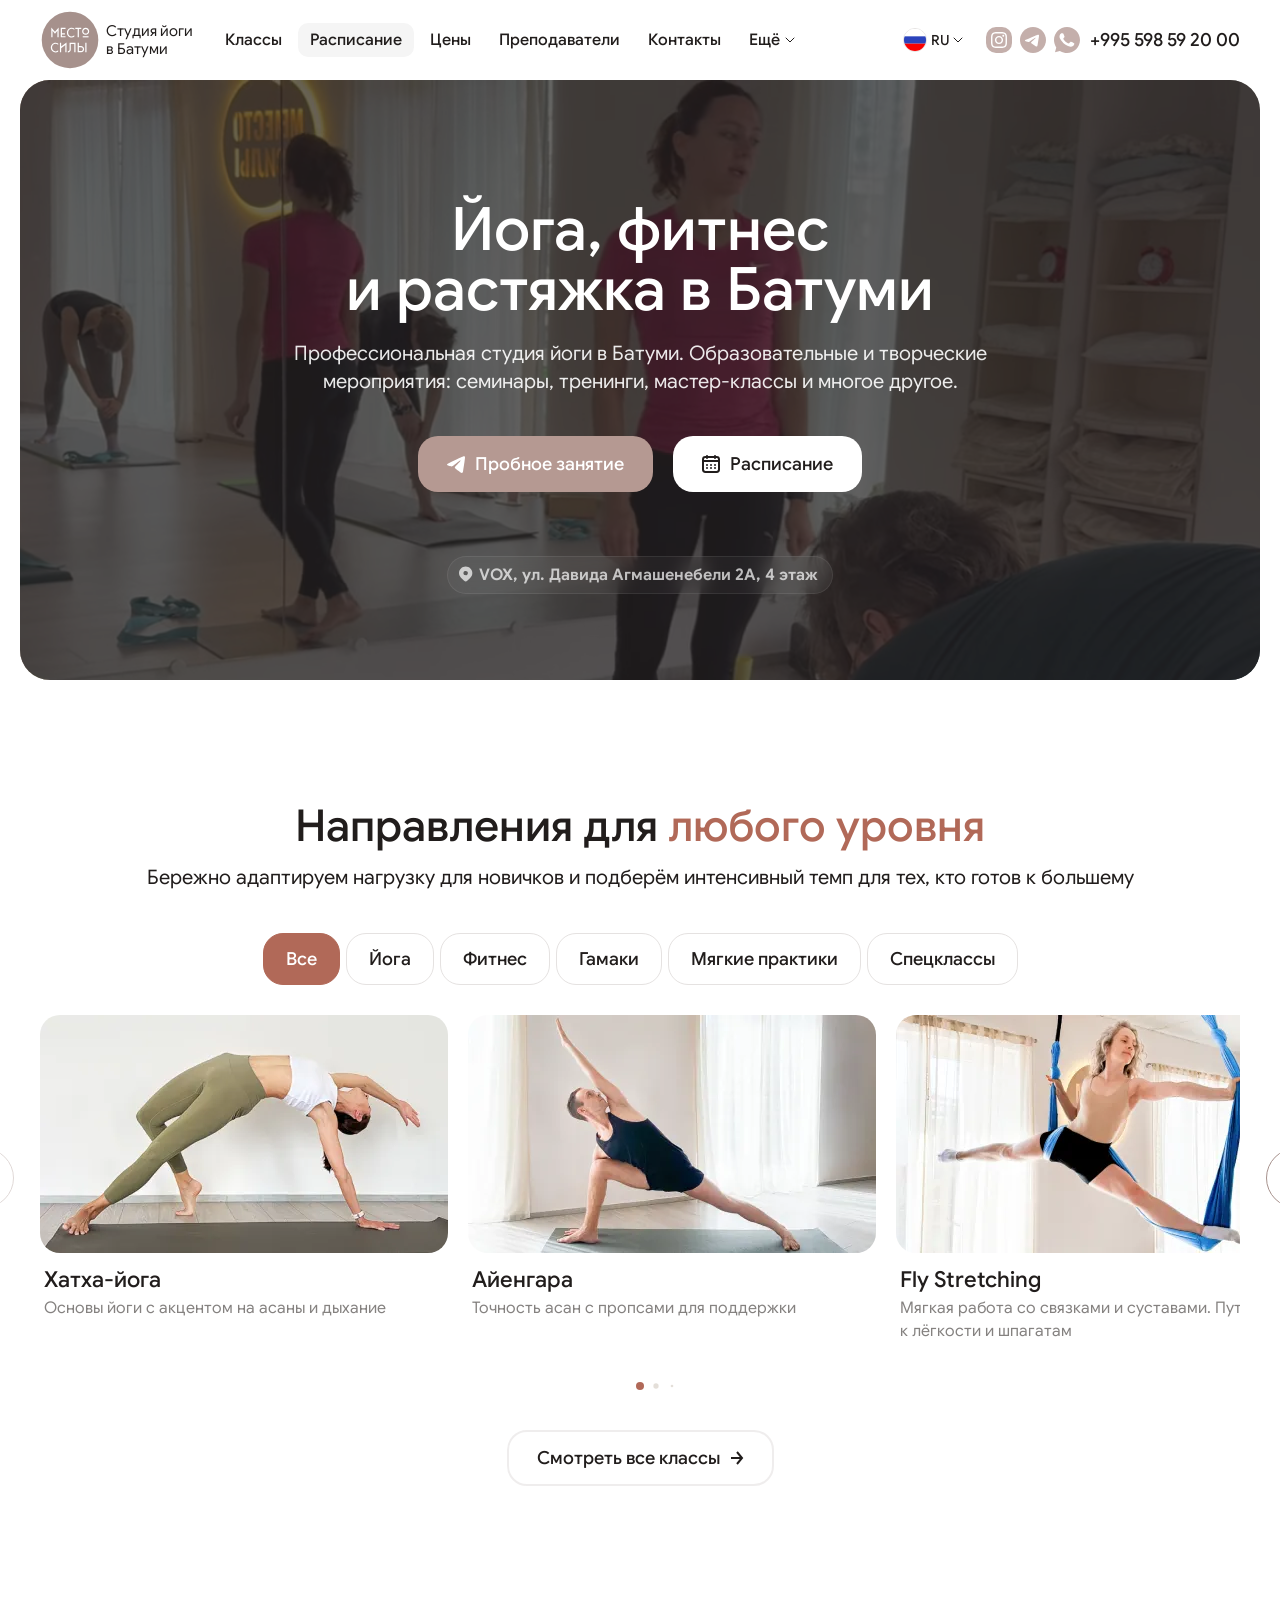
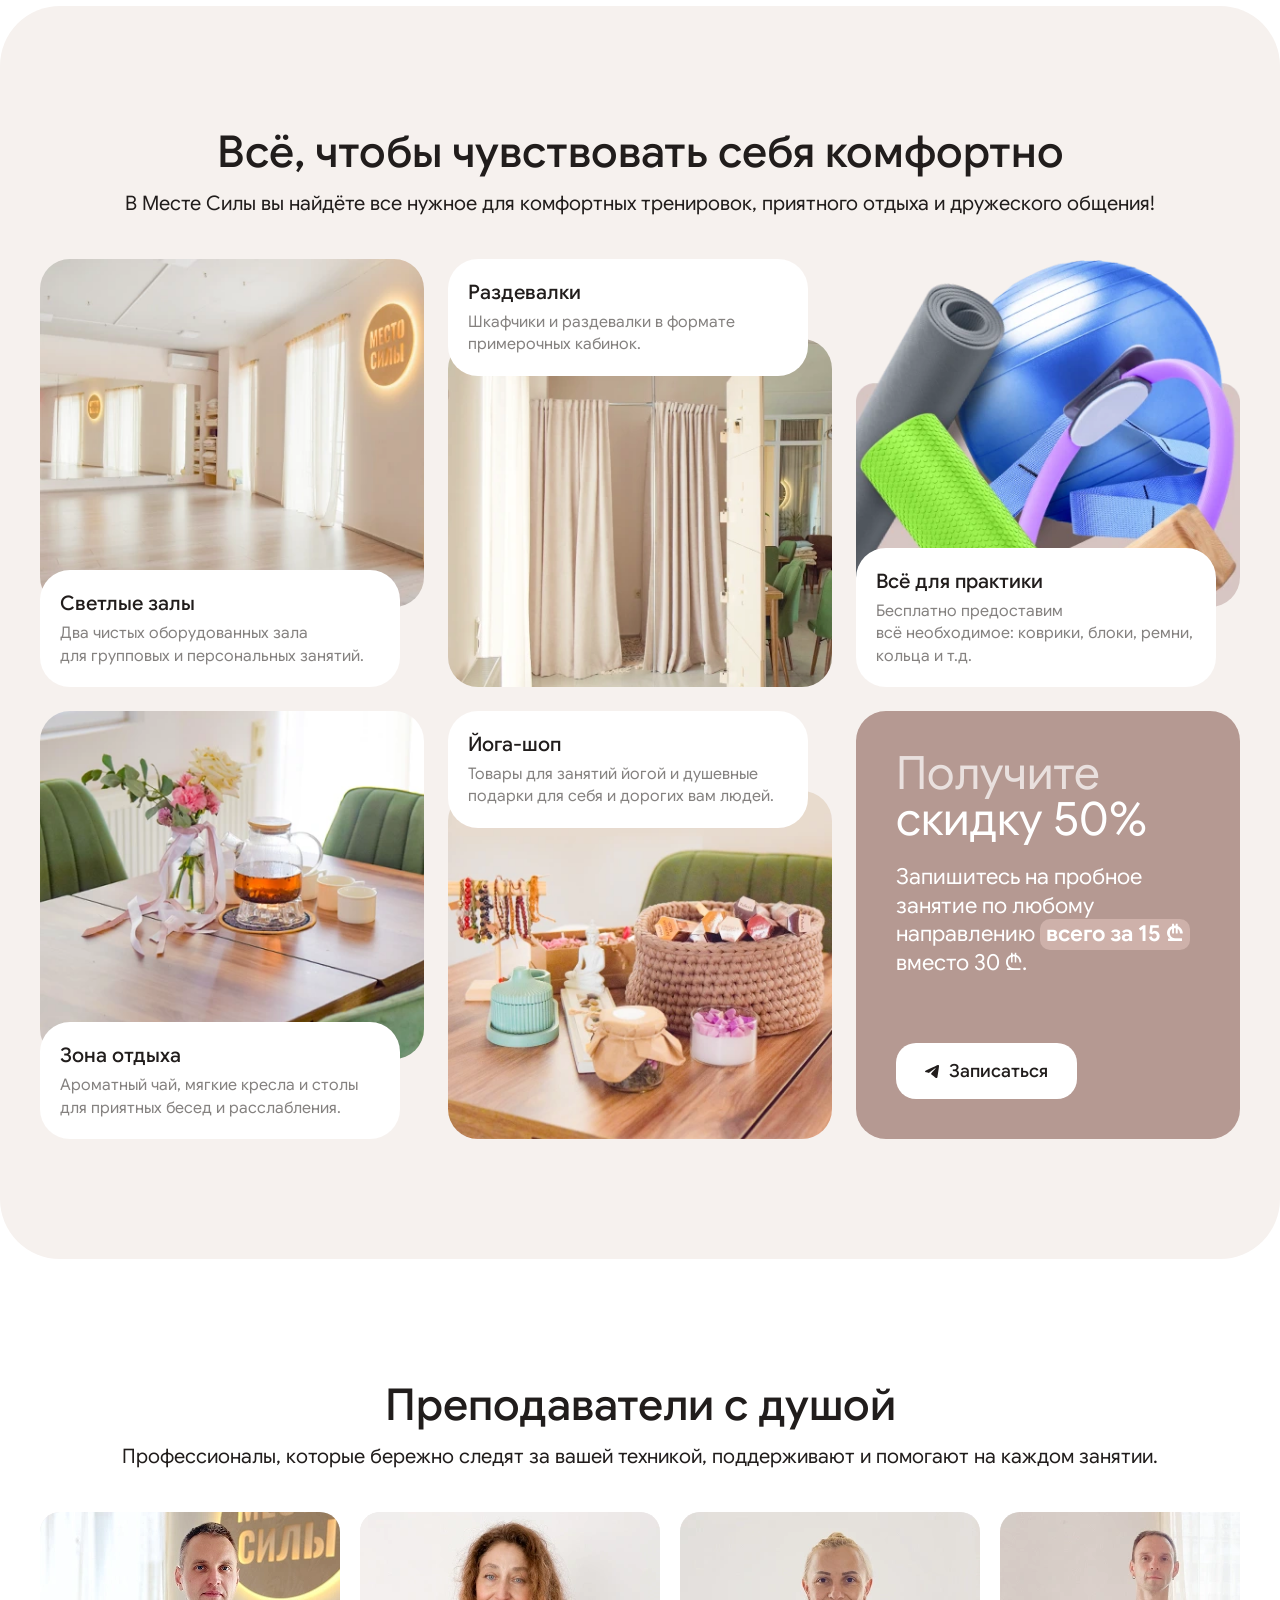
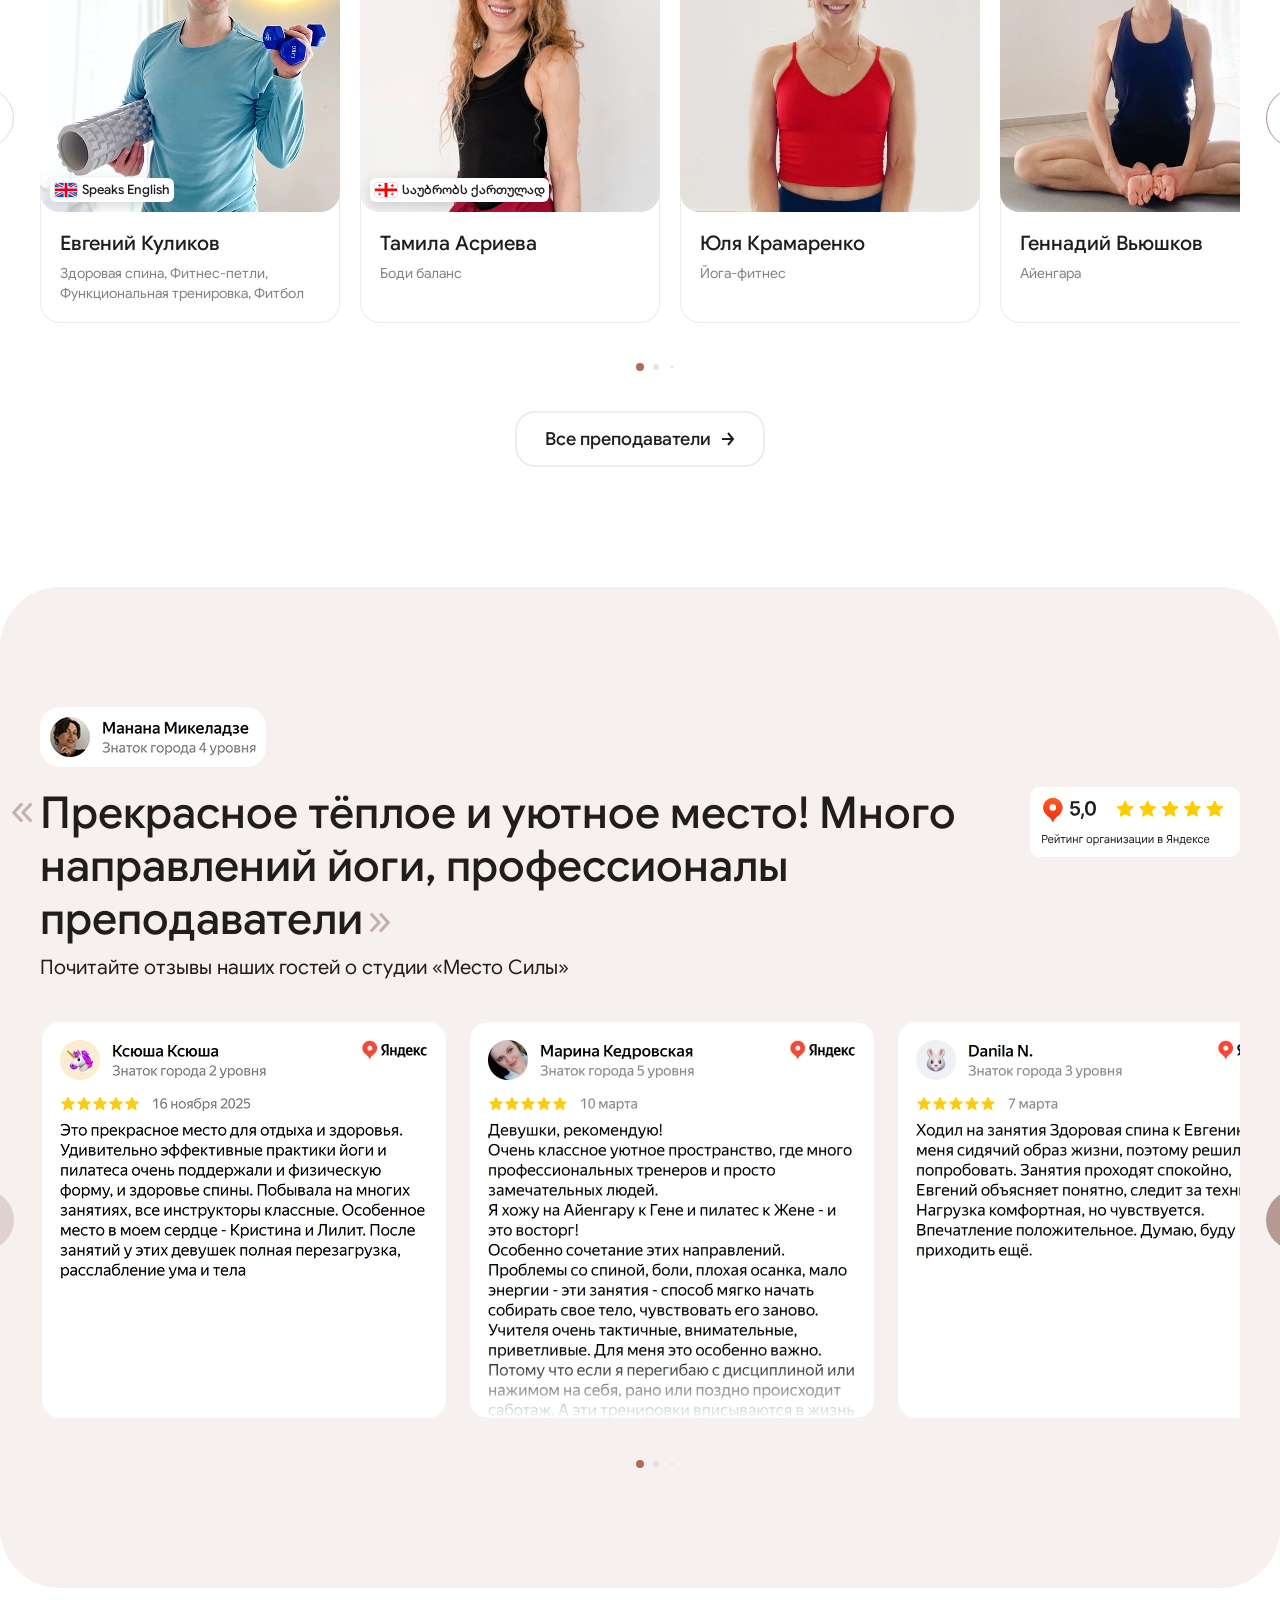
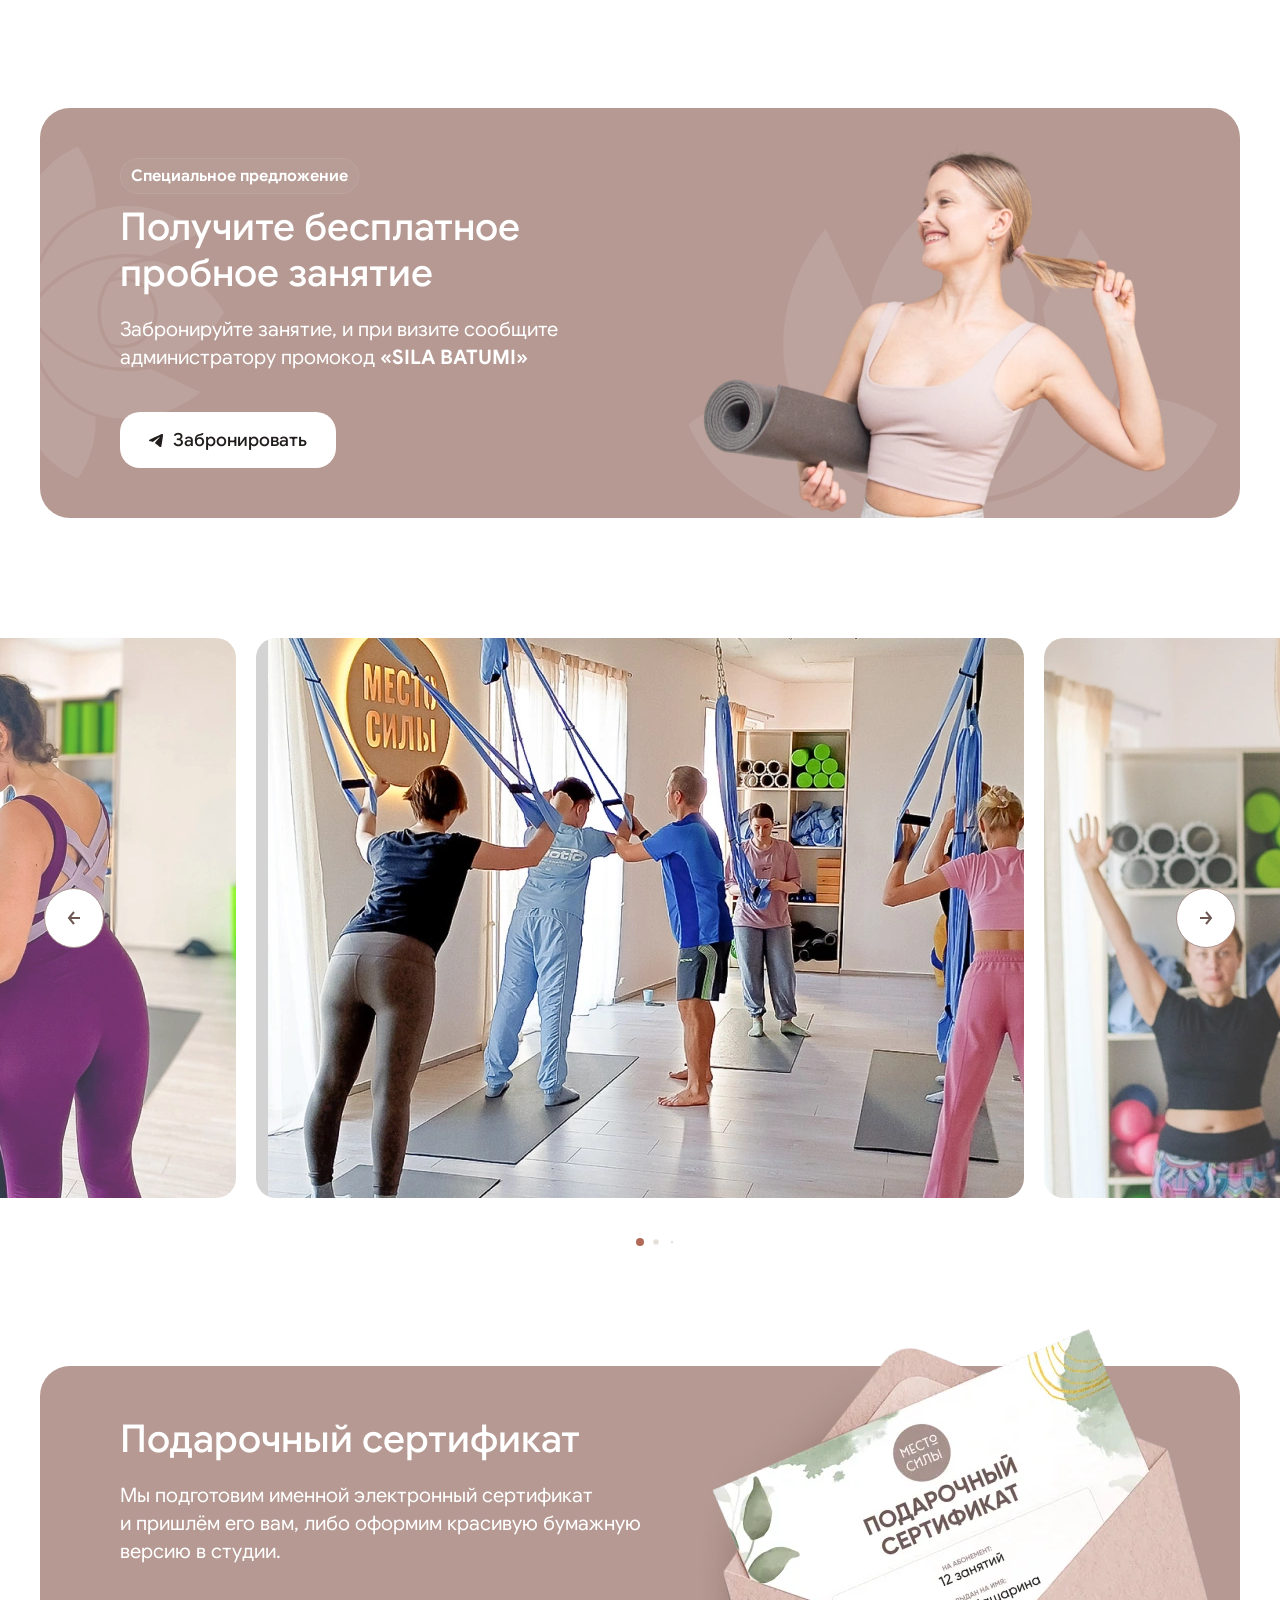
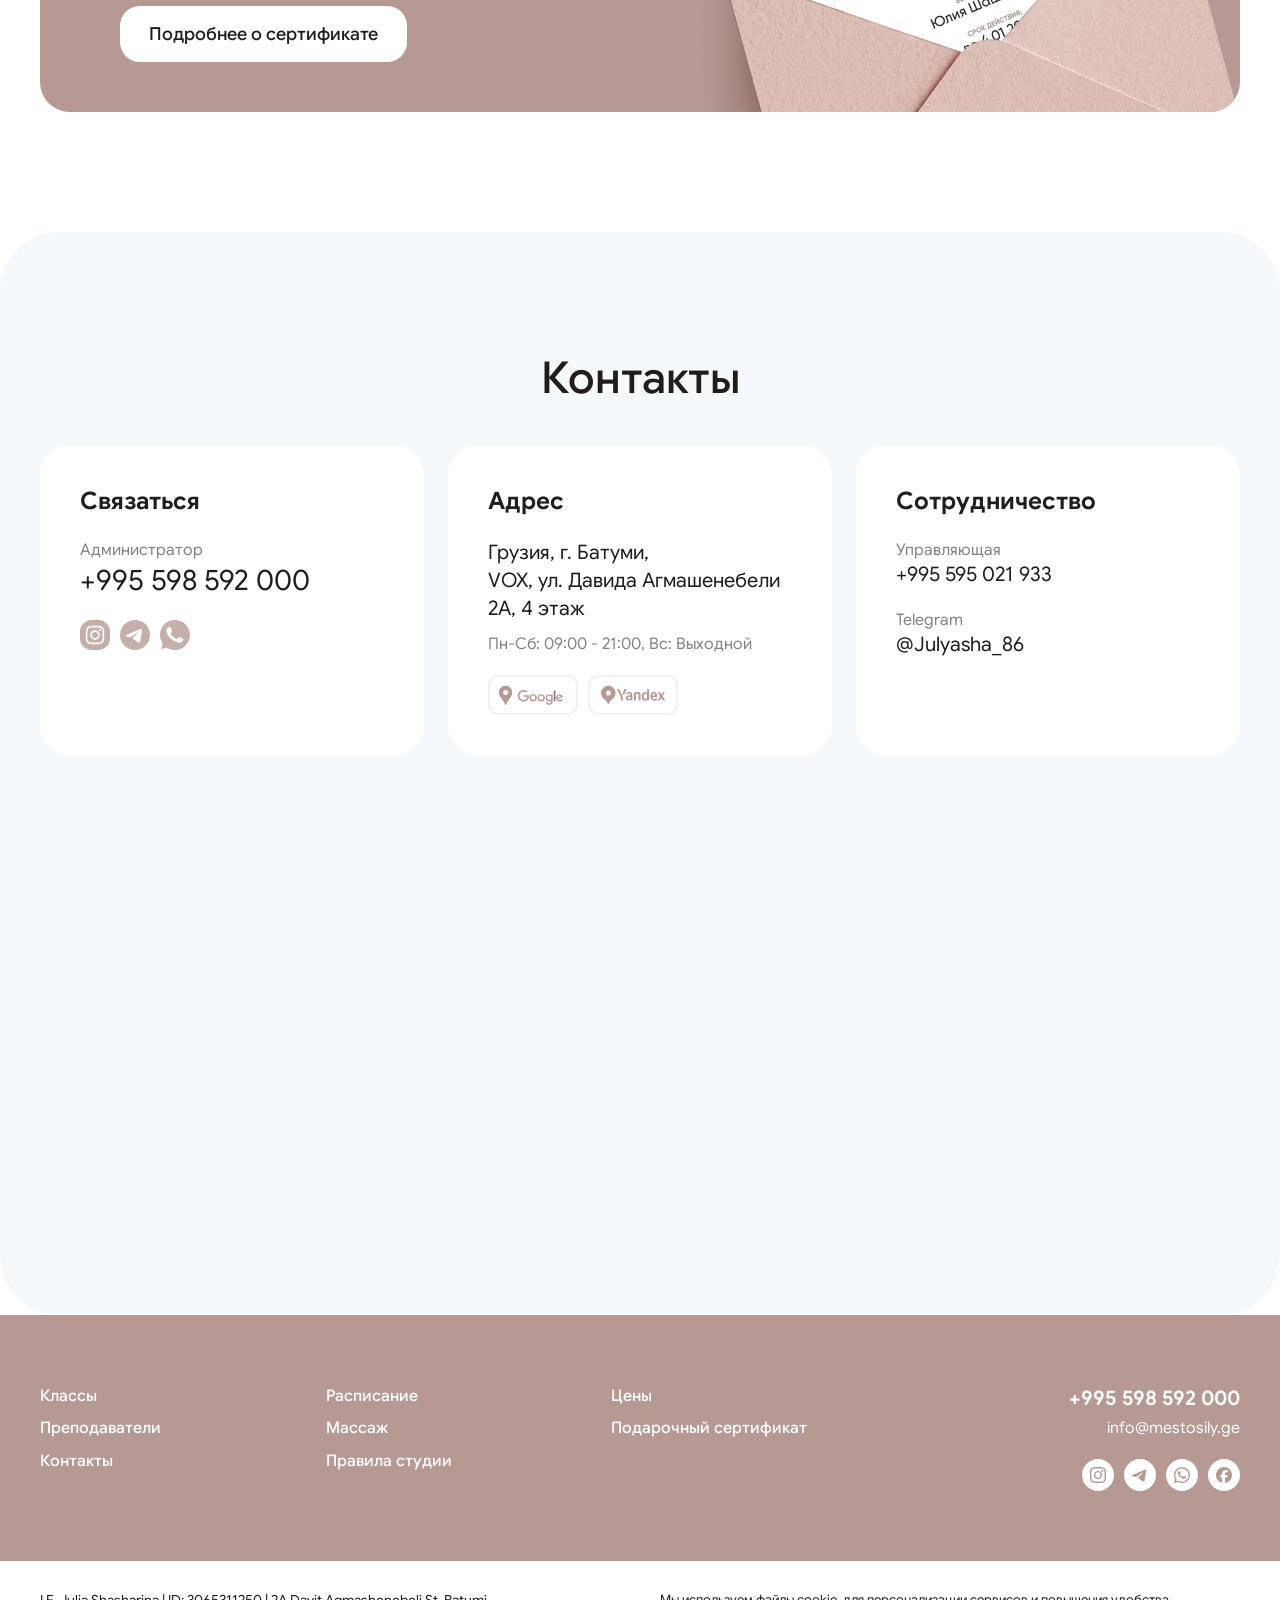
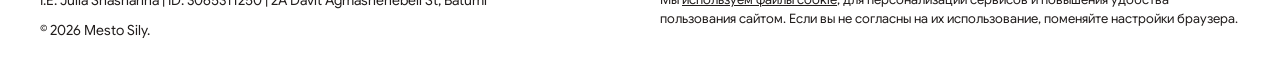
<file: index.html>
<!DOCTYPE html>
<html lang="ru">

<head>
    <meta charset="UTF-8">
    <meta name="viewport" content="width=device-width, initial-scale=1.0">
    <title>Йога, пилатес, фитнес и растяжка в Батуми | «Место Силы»</title>
    <link rel="preload" as="image" href="assets/img/content/pages/home/hero-bg-mobile.webp">
    <link rel="preload" as="image" href="assets/img/content/pages/home/hero-bg.webp">
    <meta name="theme-color" content="#f5f5f5">
    <link rel="icon" href="assets/img/favicon/favicon.ico" sizes="any">
    <link rel="icon" href="assets/img/favicon/favicon-32x32.png" type="image/png">
    <link rel="apple-touch-icon" href="assets/img/favicon/apple-touch-icon.png">
    <link rel="icon" type="image/png" href="/assets/favicon/favicon-96x96.png" sizes="96x96">
    <link rel="stylesheet" href="assets/css/swiper/swiper-bundle.min.css" />
    <link rel="stylesheet" href="assets/css/glightbox/glightbox.min.css" />
    <link rel="stylesheet" href="assets/css/main.css">
</head>

<body>
    <div class="scroll-anchor" id="scroll-anchor"></div>
    <header class="header">
        <div class="container">
            <div class="header__wrapper">
                <div class="header__logo">
                    <a href="index.html" class="logo__link">
                        <img src="assets/img/common/logo-mestosily.svg" alt="Студия йоги Место Силы в Батуми — логотип"
                            class="logo-img">
                    </a>
                    <span class="header__logo-description">Студия йоги<br>в Батуми</span>
                </div>
                <nav class="header__menu menu">
                    <button class="menu__burger-btn">
                        <span></span>
                        <span></span>
                        <span></span>
                    </button>
                    <div class="menu__wrapper">
                        <ul class="menu__list">
                            <li class="menu__item">
                                <a href="classes.html" class="menu__link">Классы</a>
                            </li>
                            <li class="menu__item">
                                <a href="schedule.html" class="menu__link menu__link--active">Расписание</a>
                            </li>
                            <li class="menu__item">
                                <a href="prices.html" class="menu__link">Цены</a>
                            </li>
                            <li class="menu__item">
                                <a href="teachers.html" class="menu__link">Преподаватели</a>
                            </li>
                            <li class="menu__item">
                                <a href="contacts.html" class="menu__link">Контакты</a>
                            </li>
                            <li class="menu__item">
                                <span class="menu__link menu__link--more">Ещё</span>
                                <ul class="menu__sub-menu sub-menu">
                                    <li class="menu__sub-menu-item"><a href="massage.html" class="menu__link">Массаж</a>
                                    </li>
                                    <li class="menu__sub-menu-item"><a href="gift-certificate.html"
                                            class="menu__link ">Подарочный
                                            сертификат</a>
                                    </li>
                                    <li class="menu__sub-menu-item"><a href="rules.html" class="menu__link ">Правила
                                            студии</a>
                                    </li>
                                </ul>

                            </li>
                        </ul>

                        <div class="menu__mobile-contacts">
                            <ul class="menu__social-list">
                                <li class="menu__social-item">
                                    <a href="https://www.instagram.com/mesto_sily_batumi/" class="menu__social-link"
                                        aria-label="Написать в Instagram" target="_blank">
                                        <svg class="menu__social-icon">
                                            <use xlink:href="assets/img/common/sprite.svg#icon-instagram"></use>
                                        </svg>
                                    </a>
                                </li>
                                <li class="menu__social-item">
                                    <a href="https://t.me/silabatumi" class="menu__social-link"
                                        aria-label="Написать в Telegram" target="_blank">
                                        <svg class="menu__social-icon">
                                            <use xlink:href="assets/img/common/sprite.svg#icon-telegram"></use>
                                        </svg>
                                    </a>
                                </li>
                                <li class="menu__social-item">
                                    <a href="https://api.whatsapp.com/send?phone=995598592000" class="menu__social-link"
                                        aria-label="Написать в WhatsApp" target="_blank">
                                        <svg class="menu__social-icon">
                                            <use xlink:href="assets/img/common/sprite.svg#icon-whatsapp"></use>
                                        </svg>
                                    </a>
                                </li>
                            </ul>
                            <div class="menu__tel">
                                <a href="tel:+995598592000" class="menu__tel-link">+995 598 59 20 00</a>
                            </div>
                        </div>
                    </div>
                </nav>
                <div class="header__actions">
                    <div class="header__lang">
                        <button class="header__lang-btn">
                            <img src="assets/img/common/flag-ru.svg" alt="flag-ru" class="header__lang-flag flag-img">
                            ru
                        </button>
                        <ul class="header__lang-list">
                            <li class="header__lang-item">
                                <a href="#" class="header__lang-link header__lang-link--active">
                                    <img src="assets/img/common/flag-ru.svg" alt="flag-ru"
                                        class="header__lang-flag flag-img">
                                    ru
                                </a>
                            </li>
                            <li class="header__lang-item">
                                <a href="#" class="header__lang-link">
                                    <img src="assets/img/common/flag-en.svg" alt="flag-en"
                                        class="header__lang-flag flag-img">
                                    en
                                </a>
                            </li>
                            <li class="header__lang-item">
                                <a href="#" class="header__lang-link">
                                    <img src="assets/img/common/flag-ge.svg" alt="flag-ge"
                                        class="header__lang-flag flag-img">
                                    ge
                                </a>
                            </li>
                        </ul>


                    </div>
                    <div class="header__contacts">
                        <ul class="header__social-list">
                            <li class="header__social-item">
                                <a href="https://www.instagram.com/mesto_sily_batumi/" class="header__social-link"
                                    aria-label="Написать в Instagram" target="_blank">
                                    <svg class="header__social-icon" width="26" height="26">
                                        <use xlink:href="assets/img/common/sprite.svg#icon-instagram"></use>
                                    </svg>
                                </a>
                            </li>
                            <li class="header__social-item">
                                <a href="https://t.me/silabatumi" class="header__social-link"
                                    aria-label="Написать в Telegram" target="_blank">
                                    <svg class="header__social-icon" width="26" height="26">
                                        <use xlink:href="assets/img/common/sprite.svg#icon-telegram"></use>
                                    </svg>
                                </a>
                            </li>
                            <li class="header__social-item">
                                <a href="https://api.whatsapp.com/send?phone=995598592000" class="header__social-link"
                                    aria-label="Написать в WhatsApp" target="_blank">
                                    <svg class="header__social-icon" width="26" height="26">
                                        <use xlink:href="assets/img/common/sprite.svg#icon-whatsapp"></use>
                                    </svg>
                                </a>
                            </li>
                        </ul>
                        <div class="header__tel">
                            <a href="tel:+995598592000" class="header__tel-link">+995 598 59 20 00</a>
                        </div>
                    </div>
                </div>

            </div>
        </div>
    </header>

    <main class="main">
        <section class="hero mb">
            <div class="hero__container">
                <div class="hero__inner" style="background-image: url('assets/img/content/pages/home/hero-bg.webp');">
                    <video class="hero__video" autoplay muted loop playsinline
                        poster="assets/img/content/pages/home/hero-bg.webp">
                        <source src="assets/video/hero-video-mob.webm" type="video/webm" media="(max-width: 560px)">
                        <source src="assets/video/hero-video-mob.mp4" type="video/mp4" media="(max-width: 560px)">
                        <source src="assets/video/hero-video.webm" type="video/webm" media="(min-width: 561px)">
                        <source src="assets/video/hero-video.mp4" type="video/mp4" media="(min-width: 561px)">
                    </video>
                    <div class="hero__content">
                        <h1 class="hero__title">Йога, фитнес и растяжка в Батуми</h1>
                        <p class="hero__subtitle">Профессиональная студия йоги в Батуми. Образовательные и творческие
                            мероприятия: семинары, тренинги, мастер-классы и многое другое.</p>
                        <div class="hero__btns">
                            <a href="https://t.me/MestoSilyBatumi_bot" target="_blank"
                                class="btn btn--primary hero__btn">
                                <svg width="18" height="18">
                                    <use xlink:href="assets/img/common/sprite.svg#telegrambot"></use>
                                </svg>
                                Пробное занятие</a>
                            <a href="/schedule.html" class="btn btn--secondary hero__btn">
                                <svg width="18" height="18">
                                    <use xlink:href="assets/img/common/sprite.svg#calendar"></use>
                                </svg>
                                Расписание
                            </a>
                        </div>
                        <address class="hero__address">
                            <svg class="hero__address-icon" width="15" height="16">
                                <use xlink:href="assets/img/common/sprite.svg#icon-location"></use>
                            </svg>
                            <a href="https://maps.app.goo.gl/HFydXiM5PmGfKMQr5" target="_blank"
                                class="hero__address-text">
                                VOX, ул. Давида Агмашенебели 2А, 4 этаж
                            </a>
                        </address>
                    </div>

                </div>
            </div>
        </section>
        <section class="slider-classes mb">
            <div class="container">
                <div class="slider-classes__inner">
                    <div class="section-header">
                        <h2 class="slider-classes__title">Направления для <span class="text-accent">любого уровня</span>
                        </h2>
                        <p class="slider-classes__subtitle subtitle">Бережно адаптируем нагрузку для новичков и подберём
                            интенсивный
                            темп для тех, кто готов к большему</p>
                    </div>
                    <div class="slider-classes__wrapper ">
                        <ul class="slider-classes__filter filter">
                            <li class="filter__item">
                                <button class="filter__btn filter__btn--active js-filter-btn"
                                    data-filter="all">Все</button>
                            </li>
                            <li class="filter__item">
                                <button class="filter__btn js-filter-btn" data-filter="yoga">Йога</button>
                            </li>
                            <li class="filter__item">
                                <button class="filter__btn js-filter-btn" data-filter="fitness">Фитнес</button>
                            </li>
                            <li class="filter__item">
                                <button class="filter__btn js-filter-btn" data-filter="hammocks">Гамаки</button>
                            </li>
                            <li class="filter__item">
                                <button class="filter__btn js-filter-btn" data-filter="soft">Мягкие практики</button>
                            </li>
                            <li class="filter__item">
                                <button class="filter__btn js-filter-btn" data-filter="special">Спецклассы</button>
                            </li>
                        </ul>

                        <div class="slider-classes__slider-wrapper custom-slider">

                            <div class="custom-slider__nav">
                                <div
                                    class="swiper-button-prev slider-classes__button-prev custom-slider__nav-prev slider-button slider-button--outline">
                                    <svg width="14" height="14">
                                        <use xlink:href="assets/img/common/sprite.svg#arrow-left"></use>
                                    </svg>
                                </div>
                                <div
                                    class="swiper-button-next slider-classes__button-next custom-slider__nav-next slider-button slider-button--outline">
                                    <svg width="14" height="14">
                                        <use xlink:href="assets/img/common/sprite.svg#arrow-right"></use>
                                    </svg>
                                </div>
                            </div>

                            <div class="swiper js-slider-classes custom-slider__swiper">
                                <div class="swiper-wrapper js-filter-container">
                                    <!-- карточки -->
                                    <div class="swiper-slide slider-classes__item js-filter-item" data-category="yoga">
                                        <article class="card-class">
                                            <a href="#" class="card-class__link">
                                                <div class="card-class__img">
                                                    <img src="assets/img/content/classes/hatha-yoga.webp"
                                                        alt="Хатха-йога" loading="lazy">
                                                    <div class="swiper-lazy-preloader"></div>

                                                </div>
                                                <div class="card-class__content">
                                                    <h3 class="card-class__title">Хатха-йога</h3>
                                                    <p class="card-class__text">Основы йоги с акцентом на асаны
                                                        и дыхание
                                                    </p>
                                                </div>
                                            </a>
                                        </article>
                                    </div>
                                    <div class="swiper-slide slider-classes__item js-filter-item"
                                        data-category="yoga soft">
                                        <article class="card-class">
                                            <a href="#" class="card-class__link">
                                                <div class="card-class__img">
                                                    <img src="assets/img/content/classes/iyengar-yoga.webp"
                                                        alt="Айенгара" loading="lazy">
                                                    <div class="swiper-lazy-preloader"></div>
                                                </div>
                                                <div class="card-class__content">
                                                    <h3 class="card-class__title">Айенгара</h3>
                                                    <p class="card-class__text">Точность асан с пропсами для поддержки
                                                    </p>
                                                </div>
                                            </a>
                                        </article>
                                    </div>
                                    <div class="swiper-slide slider-classes__item js-filter-item"
                                        data-category="hammocks">
                                        <article class="card-class">
                                            <a href="#" class="card-class__link">
                                                <div class="card-class__img">
                                                    <img src="assets/img/content/classes/fly-stretching.webp"
                                                        alt="Fly Stretching" loading="lazy">
                                                    <div class="swiper-lazy-preloader"></div>
                                                </div>
                                                <div class="card-class__content">
                                                    <h3 class="card-class__title">Fly Stretching</h3>
                                                    <p class="card-class__text">Мягкая работа со связками и суставами.
                                                        Путь
                                                        к лёгкости и шпагатам</p>
                                                </div>
                                            </a>
                                        </article>
                                    </div>
                                    <div class="swiper-slide slider-classes__item js-filter-item"
                                        data-category="fitness">
                                        <article class="card-class">
                                            <a href="#" class="card-class__link">
                                                <div class="card-class__img">
                                                    <img src="assets/img/content/classes/fitball.webp" alt="Фитбол"
                                                        loading="lazy">
                                                    <div class="swiper-lazy-preloader"></div>
                                                </div>
                                                <div class="card-class__content">
                                                    <h3 class="card-class__title">Фитбол</h3>
                                                    <p class="card-class__text">Упражнения на мяче для баланса, кора
                                                        и тонуса</p>
                                                </div>
                                            </a>
                                        </article>
                                    </div>
                                    <div class="swiper-slide slider-classes__item js-filter-item"
                                        data-category="fitness">
                                        <article class="card-class">
                                            <a href="#" class="card-class__link">
                                                <div class="card-class__img">
                                                    <img src="assets/img/content/classes/suspension-training.webp"
                                                        alt="Фитнес-петли" loading="lazy">
                                                    <div class="swiper-lazy-preloader"></div>
                                                </div>
                                                <div class="card-class__content">
                                                    <h3 class="card-class__title">Фитнес-петли</h3>
                                                    <p class="card-class__text">Функциональная сила на петлях TRX
                                                        для всего
                                                        тела</p>
                                                </div>
                                            </a>
                                        </article>
                                    </div>
                                    <div class="swiper-slide slider-classes__item js-filter-item" data-category="soft">
                                        <article class="card-class">
                                            <a href="#" class="card-class__link">
                                                <div class="card-class__img">
                                                    <img src="assets/img/content/classes/pilates.webp" alt="Пилатес"
                                                        loading="lazy">
                                                    <div class="swiper-lazy-preloader"></div>
                                                </div>
                                                <div class="card-class__content">
                                                    <h3 class="card-class__title">Пилатес</h3>
                                                    <p class="card-class__text">Упражнения для улучшения осанки, мышц
                                                        и гибкости</p>
                                                </div>
                                            </a>
                                        </article>
                                    </div>
                                    <div class="swiper-slide slider-classes__item js-filter-item" data-category="yoga">
                                        <article class="card-class">
                                            <a href="#" class="card-class__link">
                                                <div class="card-class__img">
                                                    <img src="assets/img/content/classes/ishvara-yoga.webp"
                                                        alt="Ишвара-йога" loading="lazy">
                                                    <div class="swiper-lazy-preloader"></div>
                                                </div>
                                                <div class="card-class__content">
                                                    <h3 class="card-class__title">Ишвара-йога</h3>
                                                    <p class="card-class__text">Йога внутренней целостности и гармонии
                                                        тела
                                                        с сознанием</p>
                                                </div>
                                            </a>
                                        </article>
                                    </div>
                                    <div class="swiper-slide slider-classes__item js-filter-item"
                                        data-category="yoga fitness special">
                                        <article class="card-class">
                                            <a href="#" class="card-class__link">
                                                <div class="card-class__img">
                                                    <div class="card-class__tag-wrapper">
                                                        <div class="card-class__tag card-class__tag--special">Спецклассы
                                                        </div>
                                                    </div>
                                                    <img src="assets/img/content/classes/acro-yoga.webp" alt="Акройога"
                                                        loading="lazy">
                                                    <div class="swiper-lazy-preloader"></div>
                                                </div>
                                                <div class="card-class__content">
                                                    <h3 class="card-class__title">Акройога</h3>
                                                    <p class="card-class__text">Парная йога и акробатика с элементами
                                                        доверия и массажа</p>
                                                </div>
                                            </a>
                                        </article>
                                    </div>
                                    <div class="swiper-slide slider-classes__item js-filter-item"
                                        data-category="yoga soft special">
                                        <article class="card-class">
                                            <a href="#" class="card-class__link">
                                                <div class="card-class__img">
                                                    <div class="card-class__tag-wrapper">
                                                        <div class="card-class__tag card-class__tag--special">Спецклассы
                                                        </div>
                                                    </div>
                                                    <img src="assets/img/content/classes/prenatal-yoga.webp"
                                                        alt="Йога для беременных" loading="lazy">
                                                    <div class="swiper-lazy-preloader"></div>
                                                </div>
                                                <div class="card-class__content">
                                                    <h3 class="card-class__title">Йога для беременных</h3>
                                                    <p class="card-class__text">Мягкая йога для поддержки спины
                                                        и подготовки
                                                        к родам</p>
                                                </div>
                                            </a>
                                        </article>
                                    </div>
                                    <div class="swiper-slide slider-classes__item js-filter-item"
                                        data-category="yoga hammocks">
                                        <article class="card-class">
                                            <a href="#" class="card-class__link">
                                                <div class="card-class__img">
                                                    <img src="assets/img/content/classes/aerial-yoga.webp"
                                                        alt="Йога в гамаках" loading="lazy">
                                                    <div class="swiper-lazy-preloader"></div>
                                                </div>
                                                <div class="card-class__content">
                                                    <h3 class="card-class__title">Йога в гамаках</h3>
                                                    <p class="card-class__text">Использование гамаков для укрепления
                                                        мышц
                                                        спины</p>
                                                </div>
                                            </a>
                                        </article>
                                    </div>
                                    <div class="swiper-slide slider-classes__item js-filter-item"
                                        data-category="hammocks fitness">
                                        <article class="card-class">
                                            <a href="#" class="card-class__link">
                                                <div class="card-class__img">
                                                    <img src="assets/img/content/classes/fly-fitness.webp"
                                                        alt="Fly fitness" loading="lazy">
                                                    <div class="swiper-lazy-preloader"></div>
                                                </div>
                                                <div class="card-class__content">
                                                    <h3 class="card-class__title">Fly fitness</h3>
                                                    <p class="card-class__text">Силовая тренировка в гамаках для всего
                                                        тела
                                                    </p>
                                                </div>
                                            </a>
                                        </article>
                                    </div>
                                    <div class="swiper-slide slider-classes__item js-filter-item"
                                        data-category="yoga fitness">
                                        <article class="card-class">
                                            <a href="#" class="card-class__link">
                                                <div class="card-class__img">
                                                    <img src="assets/img/content/classes/yoga-fitness.webp"
                                                        alt="Йога фитнес" loading="lazy">
                                                    <div class="swiper-lazy-preloader"></div>
                                                </div>
                                                <div class="card-class__content">
                                                    <h3 class="card-class__title">Йога фитнес</h3>
                                                    <p class="card-class__text">Сочетание йоги с фитнесом для силы
                                                        и гибкости</p>
                                                </div>
                                            </a>
                                        </article>
                                    </div>
                                    <div class="swiper-slide slider-classes__item js-filter-item" data-category="soft">
                                        <article class="card-class">
                                            <a href="#" class="card-class__link">
                                                <div class="card-class__img">
                                                    <img src="assets/img/content/classes/healthy-back.webp"
                                                        alt="Здоровая спина" loading="lazy">
                                                    <div class="swiper-lazy-preloader"></div>
                                                </div>
                                                <div class="card-class__content">
                                                    <h3 class="card-class__title">Здоровая спина</h3>
                                                    <p class="card-class__text">Укрепление спины и снятие напряжения
                                                        с позвоночника</p>
                                                </div>
                                            </a>
                                        </article>
                                    </div>
                                    <div class="swiper-slide slider-classes__item js-filter-item"
                                        data-category="fitness">
                                        <article class="card-class">
                                            <a href="#" class="card-class__link">
                                                <div class="card-class__img">
                                                    <img src="assets/img/content/classes/functional-training.webp"
                                                        alt="Функциональная тренировка" loading="lazy">
                                                    <div class="swiper-lazy-preloader"></div>
                                                </div>
                                                <div class="card-class__content">
                                                    <h3 class="card-class__title">Функциональная тренировка</h3>
                                                    <p class="card-class__text">Естественные движения для силы
                                                        и координации
                                                        в жизни</p>
                                                </div>
                                            </a>
                                        </article>
                                    </div>
                                    <div class="swiper-slide slider-classes__item js-filter-item"
                                        data-category="fitness">
                                        <article class="card-class">
                                            <a href="#" class="card-class__link">
                                                <div class="card-class__img">
                                                    <img src="assets/img/content/classes/zumba.webp" alt="Зумба"
                                                        loading="lazy">
                                                    <div class="swiper-lazy-preloader"></div>
                                                </div>
                                                <div class="card-class__content">
                                                    <h3 class="card-class__title">Зумба</h3>
                                                    <p class="card-class__text">Латиноамериканские динамичные танцы</p>
                                                </div>
                                            </a>
                                        </article>
                                    </div>
                                    <div class="swiper-slide slider-classes__item js-filter-item"
                                        data-category="yoga soft">
                                        <article class="card-class">
                                            <a href="#" class="card-class__link">
                                                <div class="card-class__img">
                                                    <div class="card-class__tag-wrapper">
                                                        <div class="card-class__tag card-class__tag--personally">
                                                            Персонально
                                                        </div>
                                                        <div class="card-class__tag card-class__tag--special">Спецклассы
                                                        </div>
                                                    </div>
                                                    <img src="assets/img/content/classes/nidra-yoga.webp"
                                                        alt="Нидра-йога" loading="lazy">
                                                    <div class="swiper-lazy-preloader"></div>
                                                </div>
                                                <div class="card-class__content">
                                                    <h3 class="card-class__title">Нидра-йога</h3>
                                                    <p class="card-class__text">Глубокое расслабление и практика
                                                        осознанного
                                                        сна</p>
                                                </div>
                                            </a>
                                        </article>
                                    </div>

                                    <!-- конец карточки -->
                                </div>
                            </div>
                        </div>

                        <div class="swiper-pagination slider-classes__pagination custom-slider__pagination"></div>
                    </div>

                    <div class="slider-classes__btn-wrapper">
                        <a href="classes.html" class="btn btn--outline slider-classes__btn">
                            Смотреть все классы
                            <svg width="14" height="14">
                                <use xlink:href="assets/img/common/sprite.svg#arrow-right"></use>
                            </svg>
                        </a>
                    </div>
        </section>
        <section class="benefits mb">
            <div class="container">
                <div class="benefits__inner">
                    <div class="section-header">
                        <h2 class="benefits__title">Всё, чтобы чувствовать себя комфортно</h2>
                        <p class="benefits__subtitle subtitle">В Месте Силы вы найдёте все нужное для комфортных
                            тренировок, приятного отдыха и дружеского общения!</p>
                    </div>
                    <div class="benefits__wrapper">
                        <ul class="benefits__list">
                            <li class="benefits__item">
                                <img src="assets/img/content/benefits/benefits-01.webp"
                                    alt="Светлые и просторные залы студии Место Силы" class="benefits__item-img"
                                    loading="lazy">

                                <div class="benefits__item-content benefits__item-content--bottom">
                                    <h3 class="benefits__item-title">Светлые залы</h3>
                                    <p class="benefits__item-text">Два чистых оборудованных зала для групповых
                                        и персональных занятий.
                                    </p>
                                </div>
                            </li>
                            <li class="benefits__item">
                                <img src="assets/img/content/benefits/benefits-02.webp"
                                    alt="Комфортные раздевалки и душевые" class="benefits__item-img" loading="lazy">

                                <div class="benefits__item-content benefits__item-content--top">
                                    <h3 class="benefits__item-title">Раздевалки</h3>
                                    <p class="benefits__item-text">Шкафчики и раздевалки в формате примерочных кабинок.
                                    </p>
                                </div>
                            </li>
                            <li class="benefits__item">
                                <img src="assets/img/content/benefits/benefits-03.webp"
                                    alt="Полный комплект оборудования для йоги: коврики, пропсы, ремни"
                                    class="benefits__item-img" loading="lazy">

                                <div class="benefits__item-content benefits__item-content--bottom">
                                    <h3 class="benefits__item-title">Всё для практики</h3>
                                    <p class="benefits__item-text">Бесплатно предоставим всё необходимое: коврики,
                                        блоки,
                                        ремни, кольца и т.д.
                                    </p>
                                </div>
                            </li>
                            <li class="benefits__item">
                                <img src="assets/img/content/benefits/benefits-04.webp"
                                    alt="Уютная зона отдыха с чаем для гостей студии" class="benefits__item-img"
                                    loading="lazy">

                                <div class="benefits__item-content benefits__item-content--bottom">
                                    <h3 class="benefits__item-title">Зона отдыха</h3>
                                    <p class="benefits__item-text">Ароматный чай, мягкие кресла и столы для приятных
                                        бесед
                                        и расслабления.
                                    </p>
                                </div>
                            </li>
                            <li class="benefits__item">
                                <img src="assets/img/content/benefits/benefits-05.webp"
                                    alt="Йога-шоп: товары для практик и подарки в Батуми" class="benefits__item-img"
                                    loading="lazy">

                                <div class="benefits__item-content benefits__item-content--top">
                                    <h3 class="benefits__item-title">Йога-шоп</h3>
                                    <p class="benefits__item-text">Товары для занятий йогой и душевные подарки для себя
                                        и
                                        дорогих вам людей.
                                    </p>
                                </div>
                            </li>

                        </ul>
                        <div class="benefits__banner">
                            <div class="benefits__banner-content">
                                <h3 class="benefits__banner-title"><span
                                        class="benefits__banner-title--accent text-opacity-70">Получите</span>
                                    скидку
                                    50%
                                </h3>
                                <p class="benefits__banner-text">Запишитесь на пробное занятие по любому направлению
                                    <span class="benefits__banner-text-accent">всего за 15 ₾</span> вместо 30 ₾.
                                </p>
                            </div>
                            <a href="https://t.me/MestoSilyBatumi_bot" target="_blank"
                                class="benefits__banner-btn btn btn--secondary">
                                <svg width="14" height="14">
                                    <use xlink:href="assets/img/common/sprite.svg#telegrambot"></use>
                                </svg>
                                Записаться
                            </a>
                        </div>
                    </div>
                </div>
            </div>

        </section>
        <section class="slider-teachers mb">
            <div class="container">
                <div class="slider-teachers__inner">
                    <div class="section-header">
                        <h2 class="slider-teachers__title">Преподаватели с душой</span>
                        </h2>
                        <p class="slider-teachers__subtitle subtitle">Профессионалы, которые бережно следят за вашей
                            техникой, поддерживают и помогают на каждом занятии.</p>
                    </div>
                    <div class="slider-teachers__wrapper ">
                        <div class="slider-teachers__slider-wrapper custom-slider">

                            <div class="custom-slider__nav">
                                <div
                                    class="swiper-button-prev slider-teachers__button-prev custom-slider__nav-prev slider-button slider-button--outline">
                                    <svg width="14" height="14">
                                        <use xlink:href="assets/img/common/sprite.svg#arrow-left"></use>
                                    </svg>
                                </div>
                                <div
                                    class="swiper-button-next slider-teachers__button-next custom-slider__nav-next slider-button slider-button--outline">
                                    <svg width="14" height="14">
                                        <use xlink:href="assets/img/common/sprite.svg#arrow-right"></use>
                                    </svg>
                                </div>
                            </div>

                            <div class="swiper js-slider-teachers custom-slider__swiper">
                                <div class="swiper-wrapper">
                                    <!-- карточки -->
                                    <div class="swiper-slide slider-teachers__item">
                                        <article class="card-teacher">
                                            <a href="#" class="card-teacher__link">
                                                <div class="card-teacher__img">
                                                    <img src="assets/img/content/teachers/evgeniy-kulikov.webp"
                                                        alt="Евгений Куликов" loading="lazy">
                                                    <div class="swiper-lazy-preloader"></div>
                                                    <div class="card-teacher__badge-wrapper">
                                                        <span class="card-teacher__badge card-teacher__badge--en">Speaks
                                                            English</span>
                                                        <!-- <span
                                                            class="card-teacher__badge card-teacher__badge--ge">საუბრობს
                                                            ქართულად</span> -->
                                                    </div>

                                                </div>
                                                <div class="card-teacher__content">
                                                    <h3 class="card-teacher__title">Евгений Куликов</h3>
                                                    <p class="card-teacher__text">Здоровая спина, Фитнес-петли,
                                                        Функциональная тренировка, Фитбол
                                                    </p>
                                                </div>
                                            </a>
                                        </article>
                                    </div>
                                    <div class="swiper-slide slider-teachers__item">
                                        <article class="card-teacher">
                                            <a href="#" class="card-teacher__link">
                                                <div class="card-teacher__img">
                                                    <img src="assets/img/content/teachers/tamila-asrieva.webp"
                                                        alt="Тамила Асриева" loading="lazy">
                                                    <div class="card-teacher__badge-wrapper">
                                                        <span
                                                            class="card-teacher__badge card-teacher__badge--ge">საუბრობს
                                                            ქართულად</span>
                                                    </div>
                                                </div>
                                                <div class="card-teacher__content">
                                                    <h3 class="card-teacher__title">Тамила Асриева</h3>
                                                    <p class="card-teacher__text">Боди баланс
                                                    </p>
                                                </div>
                                            </a>
                                        </article>
                                    </div>
                                    <div class="swiper-slide slider-teachers__item">
                                        <article class="card-teacher">
                                            <a href="#" class="card-teacher__link">
                                                <div class="card-teacher__img">
                                                    <img src="assets/img/content/teachers/yulya-kramarenko.webp"
                                                        alt="Юля Крамаренко" loading="lazy">
                                                    <div class="swiper-lazy-preloader"></div>

                                                </div>
                                                <div class="card-teacher__content">
                                                    <h3 class="card-teacher__title">Юля Крамаренко</h3>
                                                    <p class="card-teacher__text">Йога-фитнес
                                                    </p>
                                                </div>
                                            </a>
                                        </article>
                                    </div>
                                    <div class="swiper-slide slider-teachers__item">
                                        <article class="card-teacher">
                                            <a href="#" class="card-teacher__link">
                                                <div class="card-teacher__img">
                                                    <img src="assets/img/content/teachers/gennadiy-vyushkov.webp"
                                                        alt="Геннадий Вьюшков" loading="lazy">
                                                    <div class="swiper-lazy-preloader"></div>

                                                </div>
                                                <div class="card-teacher__content">
                                                    <h3 class="card-teacher__title">Геннадий Вьюшков</h3>
                                                    <p class="card-teacher__text">Айенгара
                                                    </p>
                                                </div>
                                            </a>
                                        </article>
                                    </div>
                                    <div class="swiper-slide slider-teachers__item">
                                        <article class="card-teacher">
                                            <a href="#" class="card-teacher__link">
                                                <div class="card-teacher__img">
                                                    <img src="assets/img/content/teachers/viktoriya-rybalka.webp"
                                                        alt="Виктория Рыбалка" loading="lazy">
                                                    <div class="swiper-lazy-preloader"></div>

                                                </div>
                                                <div class="card-teacher__content">
                                                    <h3 class="card-teacher__title">Виктория Рыбалка</h3>
                                                    <p class="card-teacher__text">Fly Stretching
                                                    </p>
                                                </div>
                                            </a>
                                        </article>
                                    </div>
                                    <div class="swiper-slide slider-teachers__item">
                                        <article class="card-teacher">
                                            <a href="#" class="card-teacher__link">
                                                <div class="card-teacher__img">
                                                    <img src="assets/img/content/teachers/olga-vakhrusheva.webp"
                                                        alt="Ольга Вахрушева" loading="lazy">
                                                    <div class="swiper-lazy-preloader"></div>

                                                </div>
                                                <div class="card-teacher__content">
                                                    <h3 class="card-teacher__title">Ольга Вахрушева</h3>
                                                    <p class="card-teacher__text">Хатха-йога
                                                    </p>
                                                </div>
                                            </a>
                                        </article>
                                    </div>
                                    <div class="swiper-slide slider-teachers__item">
                                        <article class="card-teacher">
                                            <a href="#" class="card-teacher__link">
                                                <div class="card-teacher__img">
                                                    <img src="assets/img/content/teachers/lilit-oganesyan.webp"
                                                        alt="Лилит Оганесян" loading="lazy">
                                                    <div class="swiper-lazy-preloader"></div>

                                                </div>
                                                <div class="card-teacher__content">
                                                    <h3 class="card-teacher__title">Лилит Оганесян</h3>
                                                    <p class="card-teacher__text">Ишвара-йога, Нидра-йога
                                                    </p>
                                                </div>
                                            </a>
                                        </article>
                                    </div>
                                    <div class="swiper-slide slider-teachers__item">
                                        <article class="card-teacher">
                                            <a href="#" class="card-teacher__link">
                                                <div class="card-teacher__img">
                                                    <img src="assets/img/content/teachers/oksana-alendukova.webp"
                                                        alt="Оксана Алендукова" loading="lazy">
                                                    <div class="swiper-lazy-preloader"></div>

                                                </div>
                                                <div class="card-teacher__content">
                                                    <h3 class="card-teacher__title">Оксана Алендукова</h3>
                                                    <p class="card-teacher__text">Fly fitness, Здоровая спина, Йога
                                                        в гамаках
                                                    </p>
                                                </div>
                                            </a>
                                        </article>
                                    </div>
                                    <div class="swiper-slide slider-teachers__item">
                                        <article class="card-teacher">
                                            <a href="#" class="card-teacher__link">
                                                <div class="card-teacher__img">
                                                    <img src="assets/img/content/teachers/evgeniya-yusupova.webp"
                                                        alt="Евгения Юсупова" loading="lazy">
                                                    <div class="swiper-lazy-preloader"></div>

                                                </div>
                                                <div class="card-teacher__content">
                                                    <h3 class="card-teacher__title">Евгения Юсупова</h3>
                                                    <p class="card-teacher__text">Зумба, Зумба Gold, Пилатес, Пилатес
                                                        для начинающих
                                                    </p>
                                                </div>
                                            </a>
                                        </article>
                                    </div>
                                    <div class="swiper-slide slider-teachers__item">
                                        <article class="card-teacher">
                                            <a href="#" class="card-teacher__link">
                                                <div class="card-teacher__img">
                                                    <img src="assets/img/content/teachers/evgeniya-plyasunova.webp"
                                                        alt="Евгения Плясунова" loading="lazy">
                                                    <div class="swiper-lazy-preloader"></div>

                                                </div>
                                                <div class="card-teacher__content">
                                                    <h3 class="card-teacher__title">Евгения Плясунова</h3>
                                                    <p class="card-teacher__text">Хатха-йога для начинающих
                                                    </p>
                                                </div>
                                            </a>
                                        </article>
                                    </div>
                                    <div class="swiper-slide slider-teachers__item">
                                        <article class="card-teacher">
                                            <a href="#" class="card-teacher__link">
                                                <div class="card-teacher__img">
                                                    <img src="assets/img/content/teachers/kristina-ropel.webp"
                                                        alt="Кристина Ропель" loading="lazy">
                                                    <div class="swiper-lazy-preloader"></div>

                                                </div>
                                                <div class="card-teacher__content">
                                                    <h3 class="card-teacher__title">Кристина Ропель</h3>
                                                    <p class="card-teacher__text">Йога для беременных
                                                    </p>
                                                </div>
                                            </a>
                                        </article>
                                    </div>
                                    <div class="swiper-slide slider-teachers__item">
                                        <article class="card-teacher">
                                            <a href="#" class="card-teacher__link">
                                                <div class="card-teacher__img">
                                                    <img src="assets/img/content/teachers/mariya-zanina.webp"
                                                        alt="Мария Занина" loading="lazy">
                                                    <div class="swiper-lazy-preloader"></div>

                                                </div>
                                                <div class="card-teacher__content">
                                                    <h3 class="card-teacher__title">Мария Занина</h3>
                                                    <p class="card-teacher__text">Акройога
                                                    </p>
                                                </div>
                                            </a>
                                        </article>
                                    </div>

                                    <!-- конец карточки -->
                                </div>
                            </div>
                        </div>

                        <div class="swiper-pagination slider-teachers__pagination custom-slider__pagination"></div>
                    </div>

                    <div class="slider-teachers__btn-wrapper">
                        <a href="teachers.html" class="btn btn--outline slider-teachers__btn">
                            Все преподаватели
                            <svg width="14" height="14">
                                <use xlink:href="assets/img/common/sprite.svg#arrow-right"></use>
                            </svg>
                        </a>
                    </div>
        </section>
        <section class="home-reviews mb">
            <div class="container">
                <div class="home-reviews__inner">
                    <figure class="home-reviews__header">
                        <div class="home-reviews__client">
                            <img src="assets/img/common/manana.webp" alt="Фото Мананы Микеладзе"
                                class="home-reviews__client-img">
                            <figcaption class="home-reviews__author-name visually-hidden">Манана Микеладзе</figcaption>
                        </div>
                        <div class="home-reviews__header-content">
                            <blockquote class="home-reviews__title">Прекрасное тёплое и уютное место!
                                Много направлений йоги, профессионалы преподаватели</blockquote>
                            <img src="assets/img/common/rate-yandex.svg" alt="Рейтинг яндекс: 5.0"
                                class="home-reviews__rate-img">
                        </div>
                        <h2 class="home-reviews__subtitle subtitle">Почитайте отзывы наших гостей о студии «Место Силы»
                        </h2>
                    </figure>


                    <div class="slider-reviews__wrapper">
                        <div class="slider-reviews__slider-wrapper custom-slider">

                            <div class="custom-slider__nav">
                                <div
                                    class="swiper-button-prev slider-reviews__button-prev custom-slider__nav-prev slider-button slider-button--fill">
                                    <svg width="14" height="14">
                                        <use xlink:href="assets/img/common/sprite.svg#arrow-left"></use>
                                    </svg>
                                </div>
                                <div
                                    class="swiper-button-next slider-reviews__button-next custom-slider__nav-next slider-button slider-button--fill">
                                    <svg width="14" height="14">
                                        <use xlink:href="assets/img/common/sprite.svg#arrow-right"></use>
                                    </svg>
                                </div>
                            </div>

                            <div class="swiper  js-slider-reviews custom-slider__swiper">
                                <div class="swiper-wrapper">
                                    <!-- карточки -->
                                    <div class="swiper-slide slider-reviews__item">
                                        <a href="assets/img/content/reviews/large/screen_ya_01_large.webp"
                                            class="slider-reviews__link glightbox">
                                            <div class="slider-reviews__img">
                                                <img src="assets/img/content/reviews/screen_ya_01.webp"
                                                    alt="Отзыв клиента о занятиях йогой и атмосфере в Месте Силы"
                                                    loading="lazy">
                                                <div class="swiper-lazy-preloader"></div>
                                            </div>
                                        </a>
                                    </div>
                                    <div class="swiper-slide slider-reviews__item">
                                        <a href="assets/img/content/reviews/large/screen_ya_02_large.webp"
                                            class="slider-reviews__link glightbox">
                                            <div class="slider-reviews__img">
                                                <img src="assets/img/content/reviews/screen_ya_02.webp" alt="Отзыв 1"
                                                    loading="lazy">
                                                <div class="swiper-lazy-preloader"></div>
                                            </div>
                                        </a>
                                    </div>
                                    <div class="swiper-slide slider-reviews__item">
                                        <a href="assets/img/content/reviews/large/screen_ya_03_large.webp"
                                            class="slider-reviews__link glightbox">
                                            <div class="slider-reviews__img">
                                                <img src="assets/img/content/reviews/screen_ya_03.webp" alt="Отзыв 1"
                                                    loading="lazy">
                                                <div class="swiper-lazy-preloader"></div>
                                            </div>
                                        </a>
                                    </div>
                                    <div class="swiper-slide slider-reviews__item">
                                        <a href="assets/img/content/reviews/large/screen_ya_04_large.webp"
                                            class="slider-reviews__link glightbox">
                                            <div class="slider-reviews__img">
                                                <img src="assets/img/content/reviews/screen_ya_04.webp" alt="Отзыв 1"
                                                    loading="lazy">
                                                <div class="swiper-lazy-preloader"></div>
                                            </div>
                                        </a>
                                    </div>
                                    <div class="swiper-slide slider-reviews__item">
                                        <a href="assets/img/content/reviews/large/screen_ya_05_large.webp"
                                            class="slider-reviews__link glightbox">
                                            <div class="slider-reviews__img">
                                                <img src="assets/img/content/reviews/screen_ya_05.webp" alt="Отзыв 1"
                                                    loading="lazy">
                                                <div class="swiper-lazy-preloader"></div>
                                            </div>
                                        </a>
                                    </div>
                                    <div class="swiper-slide slider-reviews__item">
                                        <a href="assets/img/content/reviews/large/screen_ya_06_large.webp"
                                            class="slider-reviews__link glightbox">
                                            <div class="slider-reviews__img">
                                                <img src="assets/img/content/reviews/screen_ya_06.webp" alt="Отзыв 1"
                                                    loading="lazy">
                                                <div class="swiper-lazy-preloader"></div>
                                            </div>
                                        </a>
                                    </div>
                                    <div class="swiper-slide slider-reviews__item">
                                        <a href="assets/img/content/reviews/large/screen_ya_07_large.webp"
                                            class="slider-reviews__link glightbox">
                                            <div class="slider-reviews__img">
                                                <img src="assets/img/content/reviews/screen_ya_07.webp" alt="Отзыв 1"
                                                    loading="lazy">
                                                <div class="swiper-lazy-preloader"></div>
                                            </div>
                                        </a>
                                    </div>
                                    <!-- конец карточки -->
                                </div>
                            </div>
                        </div>

                        <div class="swiper-pagination slider-reviews__pagination custom-slider__pagination"></div>
                    </div>
                </div>
            </div>
        </section>
        <section class="banner-promo mb">
            <div class="container">
                <div class="banner-promo__wrapper">
                    <div class="banner-promo__content">
                        <span class="banner-promo__badge">Специальное предложение</span>
                        <h2 class="banner-promo__title">Получите бесплатное пробное занятие</h2>
                        <p class="banner-promo__text">Забронируйте занятие, и при визите сообщите администратору
                            промокод <strong>«SILA BATUMI»</strong></p>
                        <a href="https://t.me/MestoSilyBatumi_bot?text=%D0%97%D0%B4%D1%80%D0%B0%D0%B2%D1%81%D1%82%D0%B2%D1%83%D0%B9%D1%82%D0%B5!%20%D0%AF%20%D1%85%D0%BE%D1%87%D1%83%20%D0%B7%D0%B0%D0%B1%D1%80%D0%BE%D0%BD%D0%B8%D1%80%D0%BE%D0%B2%D0%B0%D1%82%D1%8C%20%D0%B1%D0%B5%D1%81%D0%BF%D0%BB%D0%B0%D1%82%D0%BD%D0%BE%D0%B5%20%D0%BF%D1%80%D0%BE%D0%B1%D0%BD%D0%BE%D0%B5%20%D0%B7%D0%B0%D0%BD%D1%8F%D1%82%D0%B8%D0%B5%20%D0%BF%D0%BE%20%D0%BF%D1%80%D0%BE%D0%BC%D0%BE-%D0%BA%D0%BE%D0%B4%D1%83%20%C2%ABSILA%20BATUMI%C2%BB"
                            target="_blank" class="banner-promo__btn btn btn--secondary">
                            <svg width="14" height="14">
                                <use xlink:href="assets/img/common/sprite.svg#telegrambot"></use>
                            </svg>
                            Забронировать
                        </a>
                    </div>

                    <img src="assets/img/content/banners/banner-promo.webp" class="banner-promo__img"
                        alt="Специальное предложение на первое занятие в студии йоги" loading="lazy">
                </div>
            </div>
        </section>
        <section class="slider-gallery mb">
            <div class="container">
                <div class="slider-gallery__wrapper ">
                    <div class="slider-gallery__slider-wrapper custom-slider">

                        <div class="custom-slider__nav">
                            <div
                                class="swiper-button-prev slider-gallery__button-prev custom-slider__nav-prev custom-slider__nav--inside slider-button slider-button--outline">
                                <svg width="14" height="14">
                                    <use xlink:href="assets/img/common/sprite.svg#arrow-left"></use>
                                </svg>
                            </div>
                            <div
                                class="swiper-button-next slider-gallery__button-next custom-slider__nav-next custom-slider__nav--inside slider-button slider-button--outline">
                                <svg width="14" height="14">
                                    <use xlink:href="assets/img/common/sprite.svg#arrow-right"></use>
                                </svg>
                            </div>
                        </div>

                        <div class="swiper js-slider-gallery custom-slider__swiper--visible">
                            <div class="swiper-wrapper slider-gallery__slider-wrapper">
                                <!-- карточки -->
                                <div class="swiper-slide slider-gallery__item">
                                    <img src="assets/img/content/gallery/home/photo-01.webp" alt="Фитнес-петли"
                                        class="slider-gallery__img" loading="lazy">
                                    <div class="swiper-lazy-preloader"></div>
                                </div>
                                <div class="swiper-slide slider-gallery__item">
                                    <img src="assets/img/content/gallery/home/photo-02.webp" alt="Фитнес-петли"
                                        class="slider-gallery__img" loading="lazy">
                                    <div class="swiper-lazy-preloader"></div>
                                </div>
                                <div class="swiper-slide slider-gallery__item">
                                    <img src="assets/img/content/gallery/home/photo-03.webp" alt="Фитнес-петли"
                                        class="slider-gallery__img" loading="lazy">
                                    <div class="swiper-lazy-preloader"></div>
                                </div>
                                <div class="swiper-slide slider-gallery__item">
                                    <img src="assets/img/content/gallery/home/photo-04.webp" alt="Фитнес-петли"
                                        class="slider-gallery__img" loading="lazy">
                                    <div class="swiper-lazy-preloader"></div>
                                </div>
                                <div class="swiper-slide slider-gallery__item">
                                    <img src="assets/img/content/gallery/home/photo-05.webp" alt="Фитнес-петли"
                                        class="slider-gallery__img" loading="lazy">
                                    <div class="swiper-lazy-preloader"></div>
                                </div>
                                <div class="swiper-slide slider-gallery__item">
                                    <img src="assets/img/content/gallery/home/photo-06.webp" alt="Фитнес-петли"
                                        class="slider-gallery__img" loading="lazy">
                                    <div class="swiper-lazy-preloader"></div>
                                </div>

                                <!-- конец карточки -->
                            </div>
                        </div>
                    </div>

                    <div class="swiper-pagination gallery__pagination custom-slider__pagination"></div>
                </div>
        </section>
        <section class="banner-certificate mb">
            <div class="container">
                <div class="banner-certificate__wrapper">
                    <div class="banner-certificate__content">

                        <h2 class="banner-certificate__title">Подарочный сертификат</h2>
                        <p class="banner-certificate__text">Мы подготовим именной электронный сертификат и пришлём
                            его вам, либо оформим красивую бумажную версию в студии.</p>
                        <a href="certificat.html" class="banner-certificate__btn btn btn--secondary">
                            Подробнее о сертификате
                        </a>
                    </div>

                    <img src="assets/img/content/banners/banner-certificate.webp" class="banner-certificate__img"
                        alt="Подарочный сертификат на занятия йогой в Батуми" loading="lazy">

                </div>
            </div>
        </section>
        <section class="contacts">
            <div class="container">
                <div class="contacts__inner">
                    <div class="section-header">
                        <h2 class="contacts__title">Контакты</h2>
                    </div>
                    <ul class="contacts__list">
                        <li class="contacts__item">
                            <h3 class="contacts__item-title">Связаться</h3>
                            <div class="contacts__item-info">
                                <span class="contacts__item-label">Администратор</span>
                                <a href="tel:+995598592000"
                                    class="contacts__item-link contacts__item-link--big">+995 598 592 000</a>
                            </div>
                            <ul class="contacts__social-list">
                                <li class="contacts__social-item">
                                    <a href="https://www.instagram.com/mesto_sily_batumi/" class="contacts__social-link"
                                        aria-label="Instagram" target="_blank">
                                        <svg class="contacts__social-icon">
                                            <use xlink:href="assets/img/common/sprite.svg#icon-instagram"></use>
                                        </svg>
                                    </a>
                                </li>
                                <li class="contacts__social-item">
                                    <a href="https://t.me/silabatumi" class="contacts__social-link"
                                        aria-label="Telegram" target="_blank">
                                        <svg class="contacts__social-icon">
                                            <use xlink:href="assets/img/common/sprite.svg#icon-telegram"></use>
                                        </svg>
                                    </a>
                                </li>
                                <li class="contacts__social-item">
                                    <a href="https://api.whatsapp.com/send?phone=995598592000"
                                        class="contacts__social-link" aria-label="WhatsApp" target="_blank">
                                        <svg class="contacts__social-icon">
                                            <use xlink:href="assets/img/common/sprite.svg#icon-whatsapp"></use>
                                        </svg>
                                    </a>
                                </li>
                            </ul>
                        </li>
                        <li class="contacts__item">
                            <h3 class="contacts__item-title">Адрес</h3>
                            <div class="contacts__item-info">
                                <address class="contacts__item-address">Грузия, г. Батуми, VOX, ул. Давида Агмашенебели
                                    2А,
                                    4 этаж</address>
                                <span class="contacts__item-label">Пн-Сб: 09:00 - 21:00, Вс: Выходной</span>
                            </div>

                            <div class="contacts__item-btns-map">

                                <a href="https://maps.app.goo.gl/HFydXiM5PmGfKMQr5" class=" btn-map" target="_blank">
                                    <svg>
                                        <use xlink:href="assets/img/common/sprite.svg#logo-google-maps"></use>
                                    </svg>
                                </a>

                                <a href="https://yandex.com.ge/maps/-/CHAT68pF" class="btn-map" target="_blank">
                                    <svg>
                                        <use xlink:href="assets/img/common/sprite.svg#logo-yandex-maps"></use>
                                    </svg>
                                </a>

                            </div>
                        </li>
                        <li class="contacts__item">
                            <h3 class="contacts__item-title">Сотрудничество</h3>
                            <div class="contacts__item-info">
                                <span class="contacts__item-label">Управляющая</span>
                                <a href="tel:+995595021933" class="contacts__item-link">+995 595 021 933</a>
                            </div>
                            <div class="contacts__item-info">
                                <span class="contacts__item-label">Telegram</span>
                                <a href="https://t.me/Julyasha_86" class="contacts__item-link">@Julyasha_86</a>
                            </div>
                        </li>
                    </ul>
                </div>

            </div>
            <div class="contacts__map">
                <iframe
                    src="https://www.google.com/maps/embed?pb=!1m18!1m12!1m3!1d1253.8127518565807!2d41.61272973380954!3d41.63227053282986!2m3!1f0!2f0!3f0!3m2!1i1024!2i768!4f13.1!3m3!1m2!1s0x40678561dd73952d%3A0x248fcf2cb0bb7a5e!2z0JzQtdGB0YLQviDQodC40LvRiyB8IE1lc3RvIFNpbHkgLyBZb2dhLCBQaWxhdGVzLCBTdHJldGNoaW5nIGFuZCBEYW5jZQ!5e0!3m2!1sru!2sge!4v1727836296237!5m2!1sru!2sge"
                    style="border:0;" allowfullscreen="" loading="lazy"
                    referrerpolicy="no-referrer-when-downgrade"></iframe>
            </div>
        </section>
    </main>
    <footer class="footer">
        <div class="footer__top">
            <div class="container">
                <div class="footer__top-inner">

                    <ul class="footer__nav-list">
                        <li class="footer__nav-item">
                            <a href="#" class="footer__nav-link">Классы</a>
                        </li>
                        <li class="footer__nav-item">
                            <a href="#" class="footer__nav-link">Расписание</a>
                        </li>
                        <li class="footer__nav-item">
                            <a href="#" class="footer__nav-link">Цены</a>
                        </li>
                        <li class="footer__nav-item">
                            <a href="#" class="footer__nav-link">Преподаватели</a>
                        </li>
                        <li class="footer__nav-item">
                            <a href="#" class="footer__nav-link">Массаж</a>
                        </li>
                        <li class="footer__nav-item">
                            <a href="#" class="footer__nav-link">Подарочный сертификат</a>
                        </li>
                        <li class="footer__nav-item">
                            <a href="#" class="footer__nav-link">Контакты</a>
                        </li>
                        <li class="footer__nav-item">
                            <a href="#" class="footer__nav-link">Правила студии</a>
                        </li>
                    </ul>

                    <div class="footer__info">
                        <div class="footer__info-item">
                            <a href="tel:+995598592000" class="footer__phone">+995 598 592 000</a>
                            <a href="mailto:info@mestosily.ge" class="footer__email">info@mestosily.ge</a>
                        </div>
                        <div class="footer__social-list">
                            <a href="#" class="footer__social-link" aria-label="Мы в Instagram">
                                <svg class="footer__social-icon">
                                    <use xlink:href="assets/img/common/sprite.svg#icon-footer-instagram"></use>
                                </svg>
                            </a>
                            <a href="#" class="footer__social-link" aria-label="Наш канал в Telegram">
                                <svg class="footer__social-icon">
                                    <use xlink:href="assets/img/common/sprite.svg#icon-footer-telegram"></use>
                                </svg>
                            </a>
                            <a href="#" class="footer__social-link" aria-label="Написать нам в WhatsApp">
                                <svg class="footer__social-icon">
                                    <use xlink:href="assets/img/common/sprite.svg#icon-footer-whatsapp"></use>
                                </svg>
                            </a>
                            <a href="#" class="footer__social-link" aria-label="Наша страница в Facebook">
                                <svg class="footer__social-icon">
                                    <use xlink:href="assets/img/common/sprite.svg#icon-footer-facebook"></use>
                                </svg>
                            </a>
                        </div>
                    </div>
                </div>
            </div>
        </div>
        <div class="footer__bottom">
            <div class="container">
                <div class="footer__bottom-inner">
                    <div class="footer__legal">
                        <p class="footer__owner">I.E. Julia Shasharina | ID: 3065311250 | 2A Davit Agmashenebeli St,
                            Batumi</p>
                        <p class="footer__copy">© 2026 Mesto Sily.</p>
                    </div>

                    <div class="footer__cookie">
                        <p>Мы <a href="#" class="footer__cookie-link">используем файлы cookie</a>, для персонализации
                            сервисов и повышения удобства пользования
                            сайтом. Если вы не согласны на их использование, поменяйте настройки браузера.</p>
                    </div>
                </div>
            </div>
        </div>
    </footer>

    <script src="assets/js/extensions/swiper/swiper-bundle.min.js"></script>
    <script src="assets/js/extensions/glightbox/glightbox.min.js"></script>
    <script type="module" src="assets/js/main.js"></script>
</body>

</html>
</file>
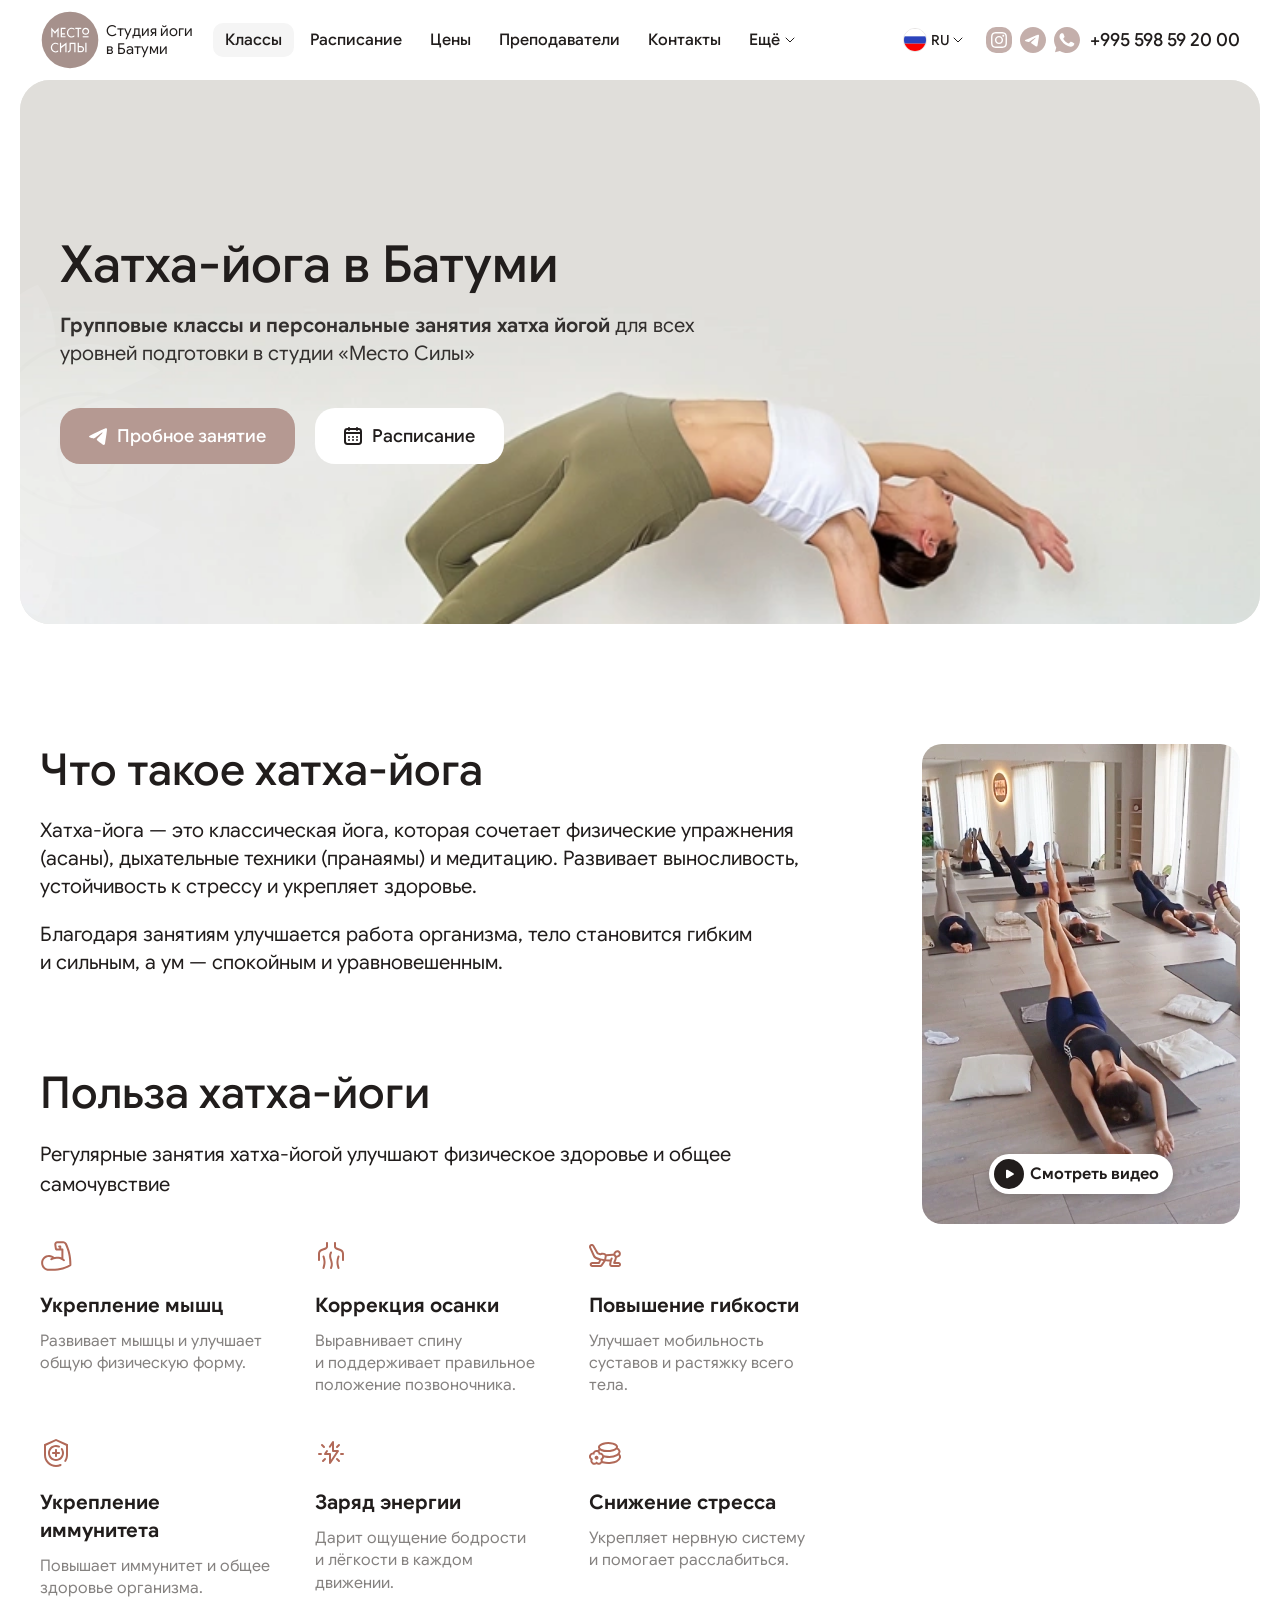
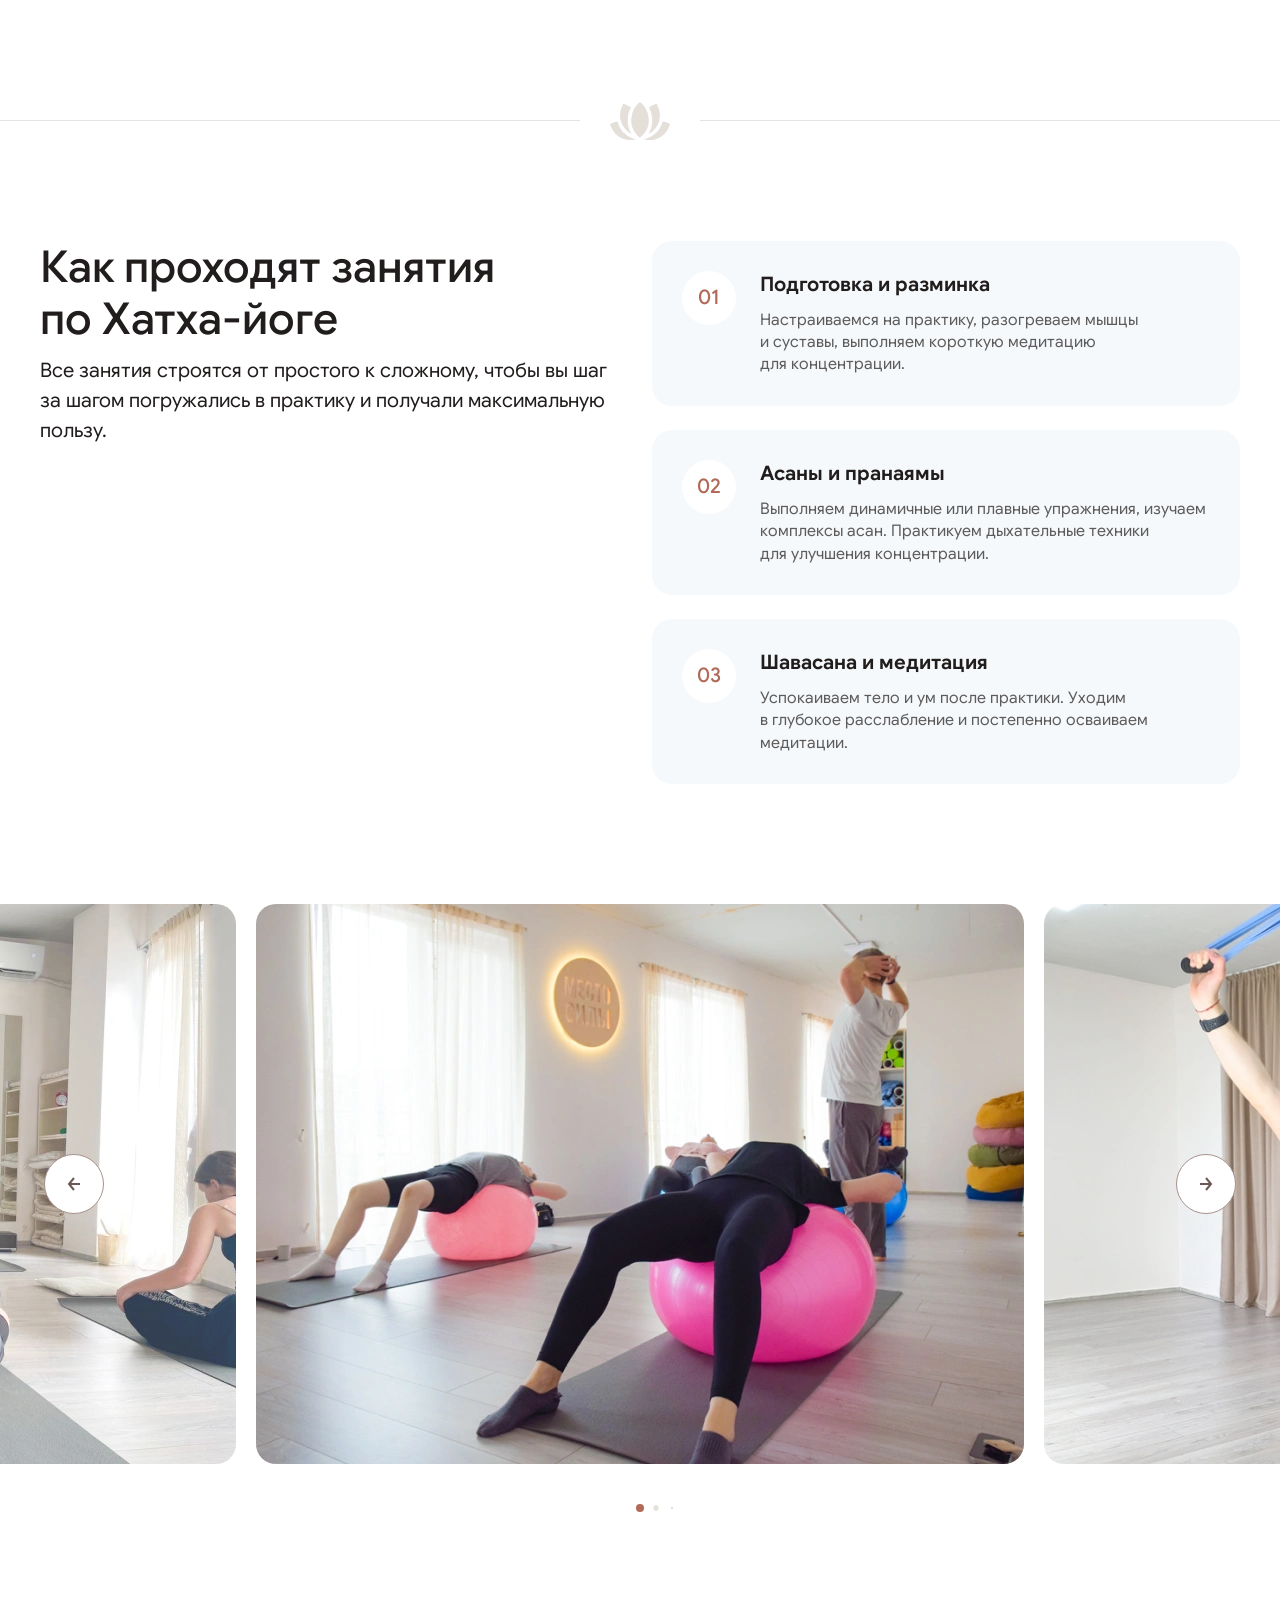
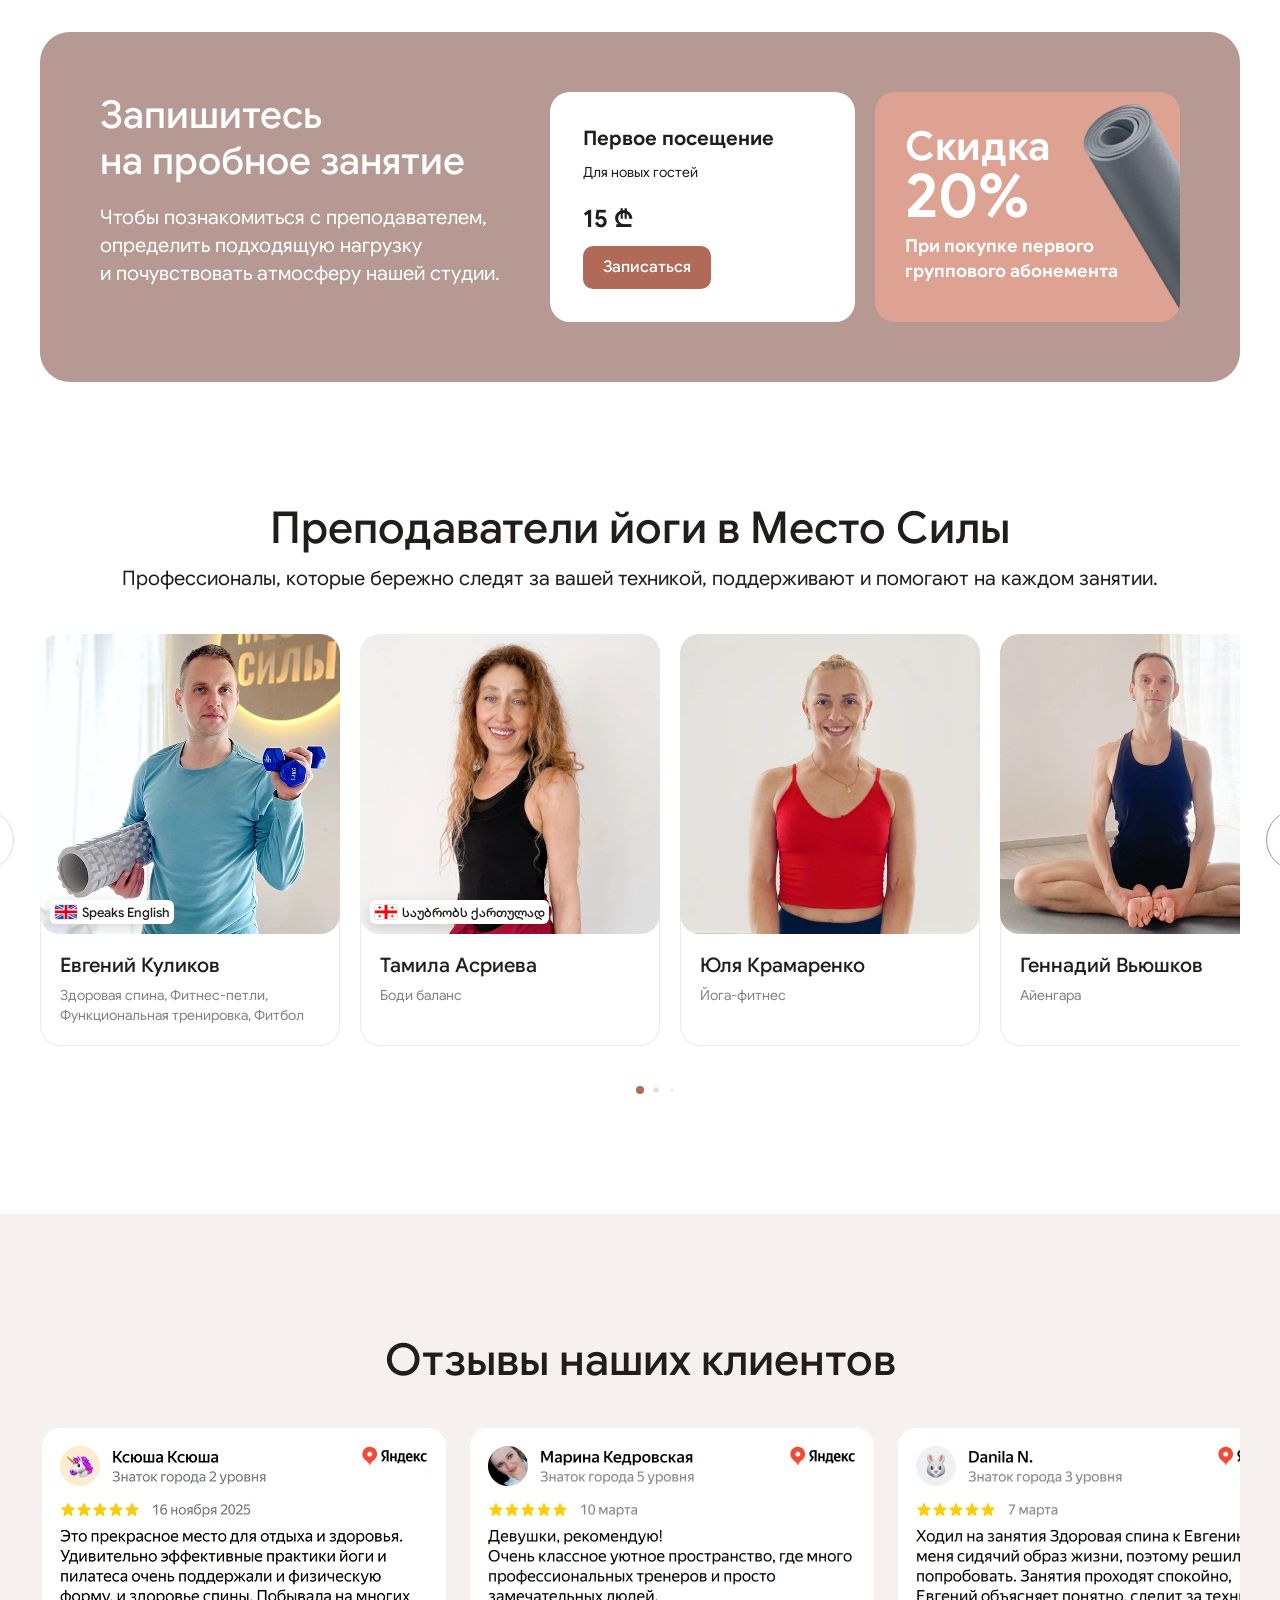
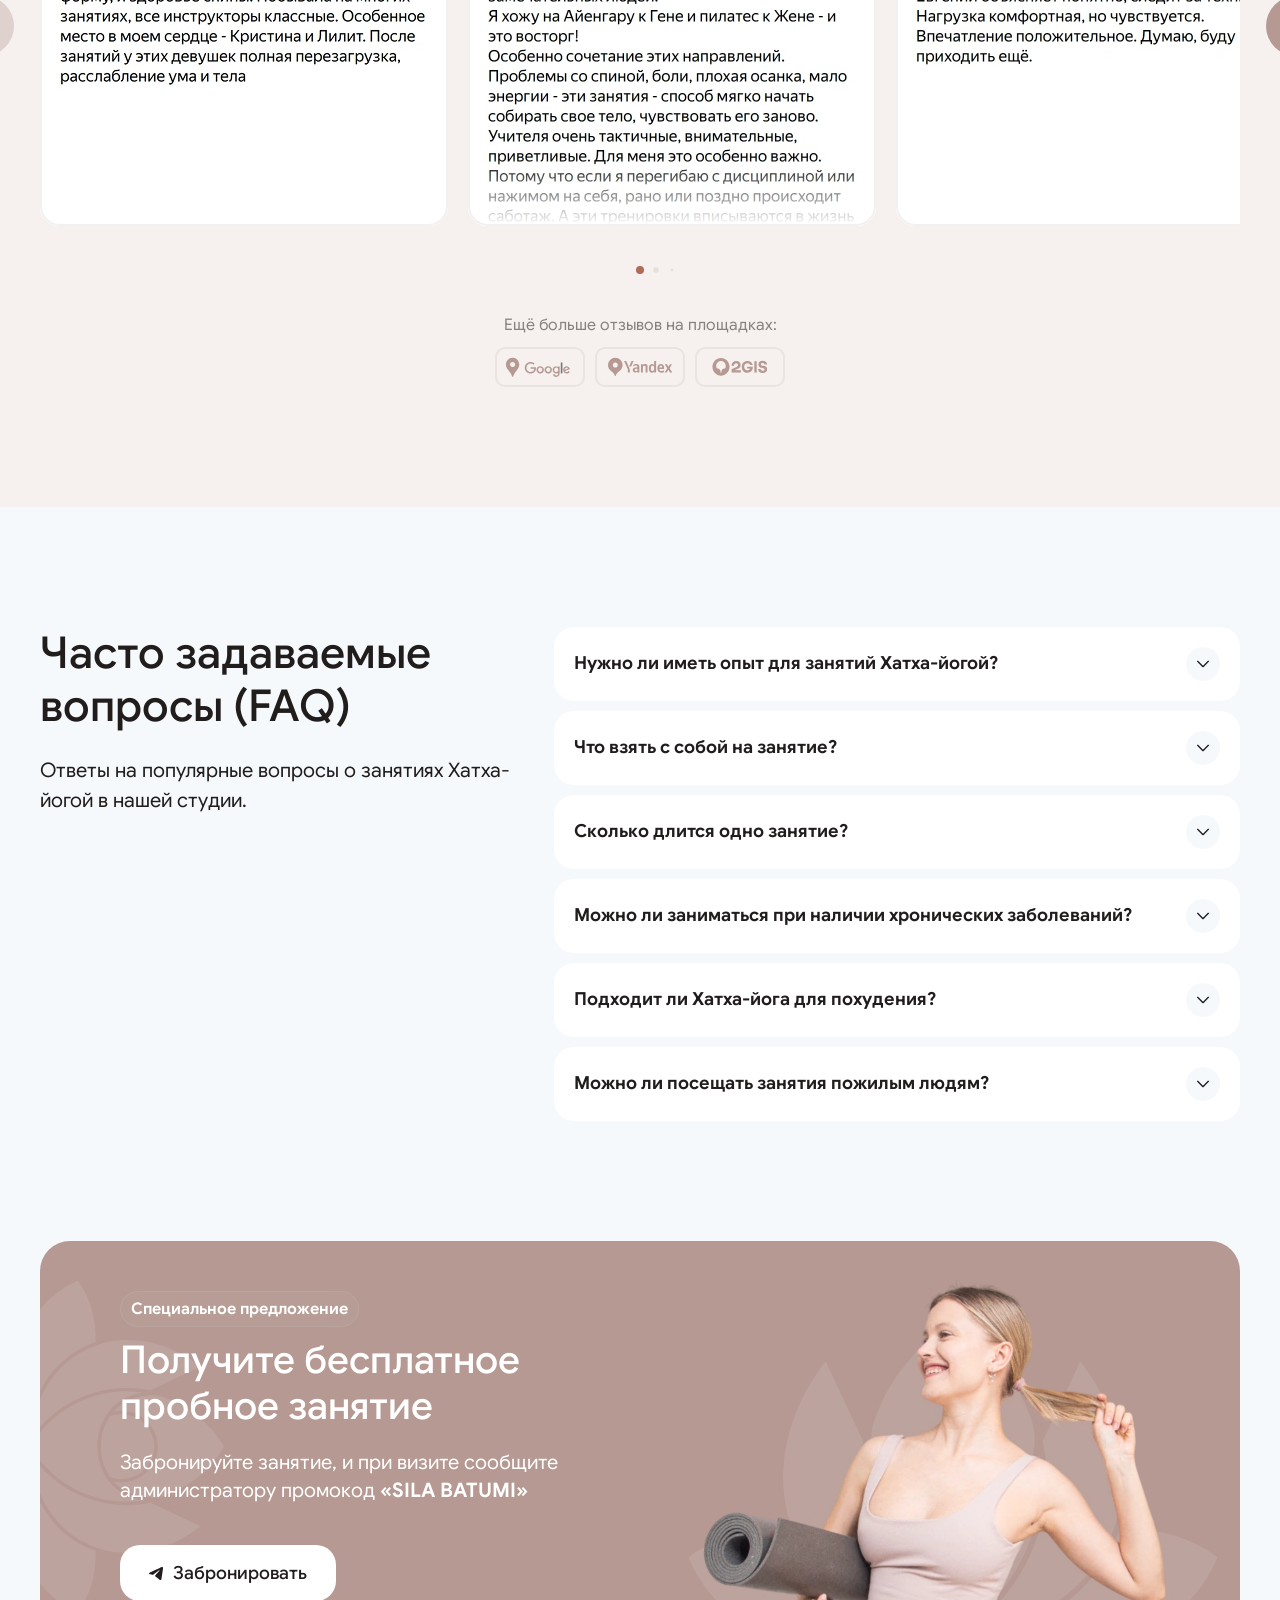
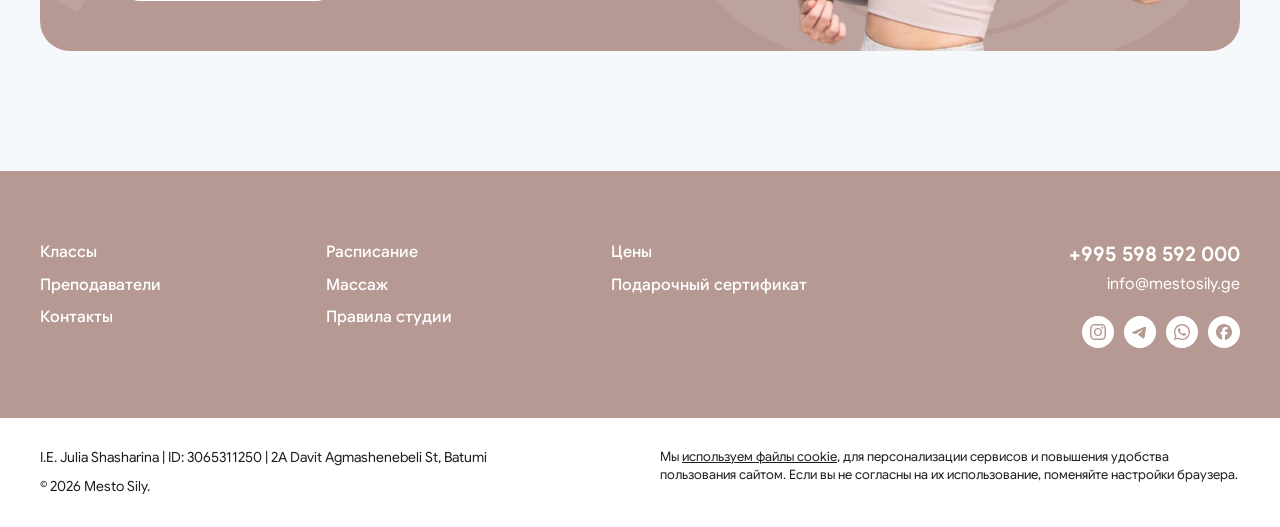
<file: class-page.html>
<!DOCTYPE html>
<html lang="ru">

<head>
    <meta charset="UTF-8">
    <meta name="viewport" content="width=device-width, initial-scale=1.0">
    <title>Хатха-йога в Батуми | «Место Силы»</title>
    <link rel="preload" as="image" href="assets/img/content/pages/home/hero-bg-mobile.webp">
    <link rel="preload" as="image" href="assets/img/content/pages/home/hero-bg.webp">
    <meta name="theme-color" content="#f5f5f5">
    <link rel="icon" href="assets/img/favicon/favicon.ico" sizes="any">
    <link rel="icon" href="assets/img/favicon/favicon-32x32.png" type="image/png">
    <link rel="apple-touch-icon" href="assets/img/favicon/apple-touch-icon.png">
    <link rel="icon" type="image/png" href="/assets/favicon/favicon-96x96.png" sizes="96x96">
    <link rel="stylesheet" href="assets/css/swiper/swiper-bundle.min.css" />
    <link rel="stylesheet" href="assets/css/glightbox/glightbox.min.css" />
    <link rel="stylesheet" href="assets/css/main.css">
</head>

<body>
    <div class="scroll-anchor" id="scroll-anchor"></div>
    <header class="header">
        <div class="container">
            <div class="header__wrapper">
                <div class="header__logo">
                    <a href="index.html" class="logo__link">
                        <img src="assets/img/common/logo-mestosily.svg" alt="Студия йоги Место Силы в Батуми — логотип"
                            class="logo-img">
                    </a>
                    <span class="header__logo-description">Студия йоги<br>в Батуми</span>
                </div>
                <nav class="header__menu menu">
                    <button class="menu__burger-btn">
                        <span></span>
                        <span></span>
                        <span></span>
                    </button>
                    <div class="menu__wrapper">
                        <ul class="menu__list">
                            <li class="menu__item">
                                <a href="classes.html" class="menu__link  menu__link--active">Классы</a>
                            </li>
                            <li class="menu__item">
                                <a href="schedule.html" class="menu__link">Расписание</a>
                            </li>
                            <li class="menu__item">
                                <a href="prices.html" class="menu__link">Цены</a>
                            </li>
                            <li class="menu__item">
                                <a href="teachers.html" class="menu__link">Преподаватели</a>
                            </li>
                            <li class="menu__item">
                                <a href="contacts.html" class="menu__link">Контакты</a>
                            </li>
                            <li class="menu__item">
                                <span class="menu__link menu__link--more">Ещё</span>
                                <ul class="menu__sub-menu sub-menu">
                                    <li class="menu__sub-menu-item"><a href="massage.html" class="menu__link">Массаж</a>
                                    </li>
                                    <li class="menu__sub-menu-item"><a href="gift-certificate.html"
                                            class="menu__link ">Подарочный
                                            сертификат</a>
                                    </li>
                                    <li class="menu__sub-menu-item"><a href="rules.html" class="menu__link ">Правила
                                            студии</a>
                                    </li>
                                </ul>

                            </li>
                        </ul>

                        <div class="menu__mobile-contacts">
                            <ul class="menu__social-list">
                                <li class="menu__social-item">
                                    <a href="https://www.instagram.com/mesto_sily_batumi/" class="menu__social-link"
                                        aria-label="Написать в Instagram" target="_blank">
                                        <svg class="menu__social-icon">
                                            <use xlink:href="assets/img/common/sprite.svg#icon-instagram"></use>
                                        </svg>
                                    </a>
                                </li>
                                <li class="menu__social-item">
                                    <a href="https://t.me/silabatumi" class="menu__social-link"
                                        aria-label="Написать в Telegram" target="_blank">
                                        <svg class="menu__social-icon">
                                            <use xlink:href="assets/img/common/sprite.svg#icon-telegram"></use>
                                        </svg>
                                    </a>
                                </li>
                                <li class="menu__social-item">
                                    <a href="https://api.whatsapp.com/send?phone=995598592000" class="menu__social-link"
                                        aria-label="Написать в WhatsApp" target="_blank">
                                        <svg class="menu__social-icon">
                                            <use xlink:href="assets/img/common/sprite.svg#icon-whatsapp"></use>
                                        </svg>
                                    </a>
                                </li>
                            </ul>
                            <div class="menu__tel">
                                <a href="tel:+995598592000" class="menu__tel-link">+995 598 59 20 00</a>
                            </div>
                        </div>
                    </div>
                </nav>
                <div class="header__actions">
                    <div class="header__lang">
                        <button class="header__lang-btn">
                            <img src="assets/img/common/flag-ru.svg" alt="flag-ru" class="header__lang-flag flag-img">
                            ru
                        </button>
                        <ul class="header__lang-list">
                            <li class="header__lang-item">
                                <a href="#" class="header__lang-link header__lang-link--active">
                                    <img src="assets/img/common/flag-ru.svg" alt="flag-ru"
                                        class="header__lang-flag flag-img">
                                    ru
                                </a>
                            </li>
                            <li class="header__lang-item">
                                <a href="#" class="header__lang-link">
                                    <img src="assets/img/common/flag-en.svg" alt="flag-en"
                                        class="header__lang-flag flag-img">
                                    en
                                </a>
                            </li>
                            <li class="header__lang-item">
                                <a href="#" class="header__lang-link">
                                    <img src="assets/img/common/flag-ge.svg" alt="flag-ge"
                                        class="header__lang-flag flag-img">
                                    ge
                                </a>
                            </li>
                        </ul>


                    </div>
                    <div class="header__contacts">
                        <ul class="header__social-list">
                            <li class="header__social-item">
                                <a href="https://www.instagram.com/mesto_sily_batumi/" class="header__social-link"
                                    aria-label="Написать в Instagram" target="_blank">
                                    <svg class="header__social-icon" width="26" height="26">
                                        <use xlink:href="assets/img/common/sprite.svg#icon-instagram"></use>
                                    </svg>
                                </a>
                            </li>
                            <li class="header__social-item">
                                <a href="https://t.me/silabatumi" class="header__social-link"
                                    aria-label="Написать в Telegram" target="_blank">
                                    <svg class="header__social-icon" width="26" height="26">
                                        <use xlink:href="assets/img/common/sprite.svg#icon-telegram"></use>
                                    </svg>
                                </a>
                            </li>
                            <li class="header__social-item">
                                <a href="https://api.whatsapp.com/send?phone=995598592000" class="header__social-link"
                                    aria-label="Написать в WhatsApp" target="_blank">
                                    <svg class="header__social-icon" width="26" height="26">
                                        <use xlink:href="assets/img/common/sprite.svg#icon-whatsapp"></use>
                                    </svg>
                                </a>
                            </li>
                        </ul>
                        <div class="header__tel">
                            <a href="tel:+995598592000" class="header__tel-link">+995 598 59 20 00</a>
                        </div>
                    </div>
                </div>

            </div>
        </div>
    </header>

    <main class="main">
        <section class="class-hero hero-inner-page mb">
            <div class="class-hero__wrapper hero-inner-page__wrapper">
                <picture class="class-hero__bg">
                    <source srcset="assets/img/content/classes/class-page/hatha-yoga-mob-v2.webp"
                        media="(max-width: 1023px)">
                    <img src="assets/img/content/classes/class-page/hatha-yoga.webp" alt="Фон">
                </picture>
                <div class="container">
                    <div class="class-hero__inner">
                        <div class="class-hero__content">
                            <h1 class="class-hero__title">Хатха-йога в Батуми</h1>
                            <p class="class-hero__subtitle"><strong>Групповые классы и персональные занятия хатха
                                    йогой</strong> для всех уровней подготовки в студии «Место Силы»</p>
                            <div class="class-hero__btns class-hero__btns--inside">
                                <a href="https://t.me/MestoSilyBatumi_bot" target="_blank"
                                    class="class-hero__btn btn btn--primary">
                                    <svg width="18" height="18">
                                        <use xlink:href="assets/img/common/sprite.svg#telegrambot"></use>
                                    </svg>
                                    Пробное занятие</a>
                                <a href="/schedule.html" class="class-hero__btn btn btn--secondary">
                                    <svg width="18" height="18">
                                        <use xlink:href="assets/img/common/sprite.svg#calendar"></use>
                                    </svg>
                                    Расписание
                                </a>
                            </div>
                        </div>
                    </div>
                </div>
            </div>

            <div class="class-hero__btns-out-wrapper">
                <div class="container">
                    <div class="class-hero__btns class-hero__btns--outside">
                        <a href="https://t.me/MestoSilyBatumi_bot" target="_blank"
                            class="class-hero__btn btn btn--primary js-btn-target">
                            <svg width="18" height="18">
                                <use xlink:href="assets/img/common/sprite.svg#telegrambot"></use>
                            </svg>
                            Пробное занятие</a>
                        <a href="/schedule.html" class="class-hero__btn btn btn--outline">
                            <svg width="18" height="18">
                                <use xlink:href="assets/img/common/sprite.svg#calendar"></use>
                            </svg>
                            Расписание
                        </a>
                    </div>
                </div>
            </div>
        </section>

        <section class="class-about mb">
            <div class="container">
                <div class="class-about__grid">
                    <div class="class-about__info">
                        <h2 class="class-about__info-title">Что такое хатха-йога</h2>
                        <div class="class-about__info-text">
                            <p>Хатха-йога — это классическая йога, которая сочетает физические упражнения (асаны),
                                дыхательные техники (пранаямы) и медитацию. Развивает выносливость, устойчивость
                                к стрессу и укрепляет здоровье. </p>
                            <p>Благодаря занятиям улучшается работа организма, тело становится гибким и сильным, а ум —
                                спокойным и уравновешенным.</p>
                        </div>
                    </div>
                    <div class="class-about__benefits">
                        <div class="class-about__benefits-header">
                            <h3 class="class-about__benefits-title">Польза хатха-йоги</h3>
                            <p class="class-about__benefits-subtitle subtitle">Регулярные занятия хатха-йогой улучшают
                                физическое здоровье и общее самочувствие</p>
                        </div>
                        <ul class="class-about__benefits-grid">

                            <li class="class-about__benefits-item">
                                <div class="class-about__benefits-icon">
                                    <svg width="32" height="32">
                                        <use xlink:href="assets/img/common/sprite.svg#arm"></use>
                                    </svg>
                                </div>
                                <div class="class-about__benefits-item-content">
                                    <h4 class="class-about__benefits-item-title">Укрепление мышц</h4>
                                    <p class="class-about__benefits-item-text">Развивает мышцы и улучшает общую
                                        физическую
                                        форму.</p>
                                </div>
                            </li>

                            <li class="class-about__benefits-item">
                                <div class="class-about__benefits-icon">
                                    <svg width="32" height="32">
                                        <use xlink:href="assets/img/common/sprite.svg#body-back"></use>
                                    </svg>
                                </div>
                                <div class="class-about__benefits-item-content">
                                    <h4 class="class-about__benefits-item-title">Коррекция осанки</h4>
                                    <p class="class-about__benefits-item-text">Выравнивает спину и поддерживает
                                        правильное
                                        положение позвоночника.</p>
                                </div>
                            </li>

                            <li class="class-about__benefits-item">
                                <div class="class-about__benefits-icon">
                                    <svg width="32" height="32">
                                        <use xlink:href="assets/img/common/sprite.svg#leg-pose"></use>
                                    </svg>
                                </div>
                                <div class="class-about__benefits-item-content">
                                    <h4 class="class-about__benefits-item-title">Повышение гибкости</h4>
                                    <p class="class-about__benefits-item-text">Улучшает мобильность суставов и растяжку
                                        всего
                                        тела.</p>
                                </div>
                            </li>

                            <li class="class-about__benefits-item">
                                <div class="class-about__benefits-icon">
                                    <svg width="32" height="32">
                                        <use xlink:href="assets/img/common/sprite.svg#shield"></use>
                                    </svg>
                                </div>
                                <div class="class-about__benefits-item-content">
                                    <h4 class="class-about__benefits-item-title">Укрепление иммунитета</h4>
                                    <p class="class-about__benefits-item-text">Повышает иммунитет и общее здоровье
                                        организма.
                                    </p>
                                </div>
                            </li>

                            <li class="class-about__benefits-item">
                                <div class="class-about__benefits-icon">
                                    <svg width="32" height="32">
                                        <use xlink:href="assets/img/common/sprite.svg#flash"></use>
                                    </svg>
                                </div>
                                <div class="class-about__benefits-item-content">
                                    <h4 class="class-about__benefits-item-title">Заряд энергии</h4>
                                    <p class="class-about__benefits-item-text">Дарит ощущение бодрости и лёгкости
                                        в каждом
                                        движении.</p>
                                </div>
                            </li>

                            <li class="class-about__benefits-item">
                                <div class="class-about__benefits-icon">
                                    <svg>
                                        <use xlink:href="assets/img/common/sprite.svg#massage"></use>
                                    </svg>
                                </div>
                                <div class="class-about__benefits-item-content">
                                    <h4 class="class-about__benefits-item-title">Снижение стресса</h4>
                                    <p class="class-about__benefits-item-text">Укрепляет нервную систему и помогает
                                        расслабиться.</p>
                                </div>
                            </li>

                        </ul>
                    </div>
                    <div class="class-about__media">
                        <a href="https://www.youtube.com/shorts/NsMKvVdEPkw"
                            class="class-about__video-preview js-video-btn">
                            <img src="assets/img/content/classes/class-page/hatha-yoga-video-cover.webp"
                                alt="Превью видео">
                            <div class="class-about__video-btn btn-video-play">
                                <div class="btn-video-play__icon">
                                    <svg>
                                        <use xlink:href="assets/img/common/sprite.svg#play-video"></use>
                                    </svg>
                                </div>
                                Смотреть видео
                            </div>
                        </a>
                    </div>
                </div>
            </div>
            </div>
        </section>

        <section class="class-process mb">
            <div class="container">
                <div class="class-process__inner">
                    <div class="class-process__header">
                        <h2 class="class-process__title">Как проходят занятия <br> по Хатха-йоге</h2>
                        <p class="class-process__subtitle subtitle">Все занятия строятся от простого к сложному,
                            чтобы вы шаг
                            за шагом погружались в практику и получали максимальную пользу.</p>
                    </div>
                    <ul class="class-process__list">
                        <li class="class-process__item">
                            <span class="class-process__item-number"></span>
                            <div class="class-process__item-content">
                                <h3 class="class-process__item-title">Подготовка и разминка</h4>
                                    <p class="class-process__item-text">Настраиваемся на практику, разогреваем мышцы
                                        и суставы, выполняем короткую медитацию для концентрации.</p>
                            </div>
                        </li>
                        <li class="class-process__item">
                            <span class="class-process__item-number"></span>
                            <div class="class-process__item-content">
                                <h3 class="class-process__item-title">Асаны и пранаямы</h3>
                                <p class="class-process__item-text">Выполняем динамичные или плавные упражнения, изучаем
                                    комплексы асан. Практикуем дыхательные техники для улучшения концентрации.</p>
                            </div>
                        </li>
                        <li class="class-process__item">
                            <span class="class-process__item-number"></span>
                            <div class="class-process__item-content">
                                <h3 class="class-process__item-title">Шавасана и медитация</h3>
                                <p class="class-process__item-text">Успокаиваем тело и ум после практики. Уходим
                                    в глубокое расслабление и постепенно осваиваем медитации.</p>
                            </div>
                        </li>

                    </ul>

                </div>
            </div>

        </section>

        <section class="slider-gallery mb">
            <div class="container">
                <div class="slider-gallery__wrapper ">
                    <h2 class="visually-hidden">Фотографии занятий Хатха-йогой</h2>
                    <div class="slider-gallery__slider-wrapper custom-slider">

                        <div class="custom-slider__nav">
                            <div
                                class="swiper-button-prev slider-gallery__button-prev custom-slider__nav-prev custom-slider__nav--inside slider-button slider-button--outline">
                                <svg width="14" height="14">
                                    <use xlink:href="assets/img/common/sprite.svg#arrow-left"></use>
                                </svg>
                            </div>
                            <div
                                class="swiper-button-next slider-gallery__button-next custom-slider__nav-next custom-slider__nav--inside slider-button slider-button--outline">
                                <svg width="14" height="14">
                                    <use xlink:href="assets/img/common/sprite.svg#arrow-right"></use>
                                </svg>
                            </div>
                        </div>

                        <div class="swiper js-slider-gallery custom-slider__swiper--visible">
                            <div class="swiper-wrapper slider-gallery__slider-wrapper">
                                <!-- карточки -->
                                <div class="swiper-slide slider-gallery__item">
                                    <img src="assets/img/content/gallery/teachers/evgeniy-kulikov/evgeniy-kulikov-gallery__01.webp"
                                        alt="Занятие Хатха-йогой" class="slider-gallery__img" loading="lazy">
                                    <div class="swiper-lazy-preloader"></div>
                                </div>
                                <div class="swiper-slide slider-gallery__item">
                                    <img src="assets/img/content/gallery/teachers/evgeniy-kulikov/evgeniy-kulikov-gallery__02.webp"
                                        alt="Занятие Хатха-йогой" class="slider-gallery__img" loading="lazy">
                                    <div class="swiper-lazy-preloader"></div>
                                </div>
                                <div class="swiper-slide slider-gallery__item">
                                    <img src="assets/img/content/gallery/teachers/evgeniy-kulikov/evgeniy-kulikov-gallery__03.webp"
                                        alt="Занятие Хатха-йогой" class="slider-gallery__img" loading="lazy">
                                    <div class="swiper-lazy-preloader"></div>
                                </div>
                                <div class="swiper-slide slider-gallery__item">
                                    <img src="assets/img/content/gallery/teachers/evgeniy-kulikov/evgeniy-kulikov-gallery__04.webp"
                                        alt="Занятие Хатха-йогой" class="slider-gallery__img" loading="lazy">
                                    <div class="swiper-lazy-preloader"></div>
                                </div>
                                <div class="swiper-slide slider-gallery__item">
                                    <img src="assets/img/content/gallery/teachers/evgeniy-kulikov/evgeniy-kulikov-gallery__05.webp"
                                        alt="Занятие Хатха-йогой" class="slider-gallery__img" loading="lazy">
                                    <div class="swiper-lazy-preloader"></div>
                                </div>
                                <div class="swiper-slide slider-gallery__item">
                                    <img src="assets/img/content/gallery/teachers/evgeniy-kulikov/evgeniy-kulikov-gallery__06.webp"
                                        alt="Занятие Хатха-йогой" class="slider-gallery__img" loading="lazy">
                                    <div class="swiper-lazy-preloader"></div>
                                </div>

                                <!-- конец карточки -->
                            </div>
                        </div>
                    </div>

                    <div class="swiper-pagination gallery__pagination custom-slider__pagination"></div>
                </div>
        </section>

        <section class="banner-firstlessons">
            <div class="container">
                <div class="banner-firstlessons__wrapper">
                    <div class="banner-firstlessons__content">
                        <h2 class="banner-firstlessons__title">Запишитесь на пробное занятие</h2>
                        <p class="banner-firstlessons__text">Чтобы познакомиться с преподавателем, определить подходящую
                            нагрузку
                            и почувствовать атмосферу нашей студии.</p>
                    </div>
                    <ul class="banner-firstlessons__price-list">
                        <li class="prices-starter__item">
                            <article class="price-card">
                                <div class="price-card__header">
                                    <h3 class="price-card__title">Первое посещение</h3>
                                    <p class="price-card__description">Для новых гостей</p>
                                </div>
                                <div class="price-card__body">
                                    <div class="price-card__prices">
                                        <div class="price-card__price-column">
                                            <div class="price-card__price-row">
                                                <span class="price-card__price-value">15 ₾</span>
                                            </div>
                                        </div>
                                    </div>
                                    <a href="#" class="price-card__btn btn-price btn-price--first-visit">Записаться</a>
                                </div>
                            </article>
                        </li>

                        <li class="prices-starter__item">
                            <div class="prices-starter__banner">
                                <h3 class="prices-starter__banner-title">Скидка
                                    <span class="prices-starter__banner-title-accent">20%</span>
                                </h3>
                                <p class="prices-starter__banner-description">При покупке первого группового абонемента
                                </p>
                            </div>
                        </li>
                    </ul>
                </div>
            </div>
        </section>

        <section class="slider-teachers mb">
            <div class="container">
                <div class="slider-teachers__inner">
                    <div class="section-header">
                        <h2 class="slider-teachers__title">Преподаватели йоги в Место Силы</span>
                        </h2>
                        <p class="slider-teachers__subtitle subtitle">Профессионалы, которые бережно следят за вашей
                            техникой, поддерживают и помогают на каждом занятии.</p>
                    </div>
                    <div class="slider-teachers__wrapper ">
                        <div class="slider-teachers__slider-wrapper custom-slider">

                            <div class="custom-slider__nav">
                                <div
                                    class="swiper-button-prev slider-teachers__button-prev custom-slider__nav-prev slider-button slider-button--outline">
                                    <svg width="14" height="14">
                                        <use xlink:href="assets/img/common/sprite.svg#arrow-left"></use>
                                    </svg>
                                </div>
                                <div
                                    class="swiper-button-next slider-teachers__button-next custom-slider__nav-next slider-button slider-button--outline">
                                    <svg width="14" height="14">
                                        <use xlink:href="assets/img/common/sprite.svg#arrow-right"></use>
                                    </svg>
                                </div>
                            </div>

                            <div class="swiper js-slider-teachers custom-slider__swiper">
                                <div class="swiper-wrapper">
                                    <!-- карточки -->
                                    <div class="swiper-slide slider-teachers__item">
                                        <article class="card-teacher">
                                            <a href="#" class="card-teacher__link">
                                                <div class="card-teacher__img">
                                                    <img src="assets/img/content/teachers/evgeniy-kulikov.webp"
                                                        alt="Евгений Куликов" loading="lazy">
                                                    <div class="swiper-lazy-preloader"></div>
                                                    <div class="card-teacher__badge-wrapper">
                                                        <span class="card-teacher__badge card-teacher__badge--en">Speaks
                                                            English</span>
                                                        <!-- <span
                                                            class="card-teacher__badge card-teacher__badge--ge">საუბრობს
                                                            ქართულად</span> -->
                                                    </div>

                                                </div>
                                                <div class="card-teacher__content">
                                                    <h3 class="card-teacher__title">Евгений Куликов</h3>
                                                    <p class="card-teacher__text">Здоровая спина, Фитнес-петли,
                                                        Функциональная тренировка, Фитбол
                                                    </p>
                                                </div>
                                            </a>
                                        </article>
                                    </div>
                                    <div class="swiper-slide slider-teachers__item">
                                        <article class="card-teacher">
                                            <a href="#" class="card-teacher__link">
                                                <div class="card-teacher__img">
                                                    <img src="assets/img/content/teachers/tamila-asrieva.webp"
                                                        alt="Тамила Асриева" loading="lazy">
                                                    <div class="card-teacher__badge-wrapper">
                                                        <span
                                                            class="card-teacher__badge card-teacher__badge--ge">საუბრობს
                                                            ქართულად</span>
                                                    </div>
                                                </div>
                                                <div class="card-teacher__content">
                                                    <h3 class="card-teacher__title">Тамила Асриева</h3>
                                                    <p class="card-teacher__text">Боди баланс
                                                    </p>
                                                </div>
                                            </a>
                                        </article>
                                    </div>
                                    <div class="swiper-slide slider-teachers__item">
                                        <article class="card-teacher">
                                            <a href="#" class="card-teacher__link">
                                                <div class="card-teacher__img">
                                                    <img src="assets/img/content/teachers/yulya-kramarenko.webp"
                                                        alt="Юля Крамаренко" loading="lazy">
                                                    <div class="swiper-lazy-preloader"></div>

                                                </div>
                                                <div class="card-teacher__content">
                                                    <h3 class="card-teacher__title">Юля Крамаренко</h3>
                                                    <p class="card-teacher__text">Йога-фитнес
                                                    </p>
                                                </div>
                                            </a>
                                        </article>
                                    </div>
                                    <div class="swiper-slide slider-teachers__item">
                                        <article class="card-teacher">
                                            <a href="#" class="card-teacher__link">
                                                <div class="card-teacher__img">
                                                    <img src="assets/img/content/teachers/gennadiy-vyushkov.webp"
                                                        alt="Геннадий Вьюшков" loading="lazy">
                                                    <div class="swiper-lazy-preloader"></div>

                                                </div>
                                                <div class="card-teacher__content">
                                                    <h3 class="card-teacher__title">Геннадий Вьюшков</h3>
                                                    <p class="card-teacher__text">Айенгара
                                                    </p>
                                                </div>
                                            </a>
                                        </article>
                                    </div>
                                    <div class="swiper-slide slider-teachers__item">
                                        <article class="card-teacher">
                                            <a href="#" class="card-teacher__link">
                                                <div class="card-teacher__img">
                                                    <img src="assets/img/content/teachers/viktoriya-rybalka.webp"
                                                        alt="Виктория Рыбалка" loading="lazy">
                                                    <div class="swiper-lazy-preloader"></div>

                                                </div>
                                                <div class="card-teacher__content">
                                                    <h3 class="card-teacher__title">Виктория Рыбалка</h3>
                                                    <p class="card-teacher__text">Fly Stretching
                                                    </p>
                                                </div>
                                            </a>
                                        </article>
                                    </div>
                                    <div class="swiper-slide slider-teachers__item">
                                        <article class="card-teacher">
                                            <a href="#" class="card-teacher__link">
                                                <div class="card-teacher__img">
                                                    <img src="assets/img/content/teachers/olga-vakhrusheva.webp"
                                                        alt="Ольга Вахрушева" loading="lazy">
                                                    <div class="swiper-lazy-preloader"></div>

                                                </div>
                                                <div class="card-teacher__content">
                                                    <h3 class="card-teacher__title">Ольга Вахрушева</h3>
                                                    <p class="card-teacher__text">Хатха-йога
                                                    </p>
                                                </div>
                                            </a>
                                        </article>
                                    </div>
                                    <div class="swiper-slide slider-teachers__item">
                                        <article class="card-teacher">
                                            <a href="#" class="card-teacher__link">
                                                <div class="card-teacher__img">
                                                    <img src="assets/img/content/teachers/lilit-oganesyan.webp"
                                                        alt="Лилит Оганесян" loading="lazy">
                                                    <div class="swiper-lazy-preloader"></div>

                                                </div>
                                                <div class="card-teacher__content">
                                                    <h3 class="card-teacher__title">Лилит Оганесян</h3>
                                                    <p class="card-teacher__text">Ишвара-йога, Нидра-йога
                                                    </p>
                                                </div>
                                            </a>
                                        </article>
                                    </div>
                                    <div class="swiper-slide slider-teachers__item">
                                        <article class="card-teacher">
                                            <a href="#" class="card-teacher__link">
                                                <div class="card-teacher__img">
                                                    <img src="assets/img/content/teachers/oksana-alendukova.webp"
                                                        alt="Оксана Алендукова" loading="lazy">
                                                    <div class="swiper-lazy-preloader"></div>

                                                </div>
                                                <div class="card-teacher__content">
                                                    <h3 class="card-teacher__title">Оксана Алендукова</h3>
                                                    <p class="card-teacher__text">Fly fitness, Здоровая спина, Йога
                                                        в гамаках
                                                    </p>
                                                </div>
                                            </a>
                                        </article>
                                    </div>
                                    <div class="swiper-slide slider-teachers__item">
                                        <article class="card-teacher">
                                            <a href="#" class="card-teacher__link">
                                                <div class="card-teacher__img">
                                                    <img src="assets/img/content/teachers/evgeniya-yusupova.webp"
                                                        alt="Евгения Юсупова" loading="lazy">
                                                    <div class="swiper-lazy-preloader"></div>

                                                </div>
                                                <div class="card-teacher__content">
                                                    <h3 class="card-teacher__title">Евгения Юсупова</h3>
                                                    <p class="card-teacher__text">Зумба, Зумба Gold, Пилатес, Пилатес
                                                        для начинающих
                                                    </p>
                                                </div>
                                            </a>
                                        </article>
                                    </div>
                                    <div class="swiper-slide slider-teachers__item">
                                        <article class="card-teacher">
                                            <a href="#" class="card-teacher__link">
                                                <div class="card-teacher__img">
                                                    <img src="assets/img/content/teachers/evgeniya-plyasunova.webp"
                                                        alt="Евгения Плясунова" loading="lazy">
                                                    <div class="swiper-lazy-preloader"></div>

                                                </div>
                                                <div class="card-teacher__content">
                                                    <h3 class="card-teacher__title">Евгения Плясунова</h3>
                                                    <p class="card-teacher__text">Хатха-йога для начинающих
                                                    </p>
                                                </div>
                                            </a>
                                        </article>
                                    </div>
                                    <div class="swiper-slide slider-teachers__item">
                                        <article class="card-teacher">
                                            <a href="#" class="card-teacher__link">
                                                <div class="card-teacher__img">
                                                    <img src="assets/img/content/teachers/kristina-ropel.webp"
                                                        alt="Кристина Ропель" loading="lazy">
                                                    <div class="swiper-lazy-preloader"></div>

                                                </div>
                                                <div class="card-teacher__content">
                                                    <h3 class="card-teacher__title">Кристина Ропель</h3>
                                                    <p class="card-teacher__text">Йога для беременных
                                                    </p>
                                                </div>
                                            </a>
                                        </article>
                                    </div>
                                    <div class="swiper-slide slider-teachers__item">
                                        <article class="card-teacher">
                                            <a href="#" class="card-teacher__link">
                                                <div class="card-teacher__img">
                                                    <img src="assets/img/content/teachers/mariya-zanina.webp"
                                                        alt="Мария Занина" loading="lazy">
                                                    <div class="swiper-lazy-preloader"></div>

                                                </div>
                                                <div class="card-teacher__content">
                                                    <h3 class="card-teacher__title">Мария Занина</h3>
                                                    <p class="card-teacher__text">Акройога
                                                    </p>
                                                </div>
                                            </a>
                                        </article>
                                    </div>

                                    <!-- конец карточки -->
                                </div>
                            </div>
                        </div>

                        <div class="swiper-pagination slider-teachers__pagination custom-slider__pagination"></div>
                    </div>
        </section>

        <section class="section-reviews">
            <div class="container">
                <div class="section-reviews__inner">
                    <div class="section-reviews__header">
                        <h2 class="section-reviews__title">Отзывы наших клиентов</h2>
                    </div>
                    <div class="slider-reviews__wrapper">
                        <div class="slider-reviews__slider-wrapper custom-slider">

                            <div class="custom-slider__nav">
                                <div
                                    class="swiper-button-prev slider-reviews__button-prev custom-slider__nav-prev slider-button slider-button--fill">
                                    <svg width="14" height="14">
                                        <use xlink:href="assets/img/common/sprite.svg#arrow-left"></use>
                                    </svg>
                                </div>
                                <div
                                    class="swiper-button-next slider-reviews__button-next custom-slider__nav-next slider-button slider-button--fill">
                                    <svg width="14" height="14">
                                        <use xlink:href="assets/img/common/sprite.svg#arrow-right"></use>
                                    </svg>
                                </div>
                            </div>

                            <div class="swiper  js-slider-reviews custom-slider__swiper">
                                <div class="swiper-wrapper">
                                    <!-- карточки -->
                                    <div class="swiper-slide slider-reviews__item">
                                        <a href="assets/img/content/reviews/large/screen_ya_01_large.webp"
                                            class="slider-reviews__link glightbox">
                                            <div class="slider-reviews__img">
                                                <img src="assets/img/content/reviews/screen_ya_01.webp"
                                                    alt="Отзыв клиента о занятиях йогой и атмосфере в Месте Силы"
                                                    loading="lazy">
                                                <div class="swiper-lazy-preloader"></div>
                                            </div>
                                        </a>
                                    </div>
                                    <div class="swiper-slide slider-reviews__item">
                                        <a href="assets/img/content/reviews/large/screen_ya_02_large.webp"
                                            class="slider-reviews__link glightbox">
                                            <div class="slider-reviews__img">
                                                <img src="assets/img/content/reviews/screen_ya_02.webp" alt="Отзыв 1"
                                                    loading="lazy">
                                                <div class="swiper-lazy-preloader"></div>
                                            </div>
                                        </a>
                                    </div>
                                    <div class="swiper-slide slider-reviews__item">
                                        <a href="assets/img/content/reviews/large/screen_ya_03_large.webp"
                                            class="slider-reviews__link glightbox">
                                            <div class="slider-reviews__img">
                                                <img src="assets/img/content/reviews/screen_ya_03.webp" alt="Отзыв 1"
                                                    loading="lazy">
                                                <div class="swiper-lazy-preloader"></div>
                                            </div>
                                        </a>
                                    </div>
                                    <div class="swiper-slide slider-reviews__item">
                                        <a href="assets/img/content/reviews/large/screen_ya_04_large.webp"
                                            class="slider-reviews__link glightbox">
                                            <div class="slider-reviews__img">
                                                <img src="assets/img/content/reviews/screen_ya_04.webp" alt="Отзыв 1"
                                                    loading="lazy">
                                                <div class="swiper-lazy-preloader"></div>
                                            </div>
                                        </a>
                                    </div>
                                    <div class="swiper-slide slider-reviews__item">
                                        <a href="assets/img/content/reviews/large/screen_ya_05_large.webp"
                                            class="slider-reviews__link glightbox">
                                            <div class="slider-reviews__img">
                                                <img src="assets/img/content/reviews/screen_ya_05.webp" alt="Отзыв 1"
                                                    loading="lazy">
                                                <div class="swiper-lazy-preloader"></div>
                                            </div>
                                        </a>
                                    </div>
                                    <div class="swiper-slide slider-reviews__item">
                                        <a href="assets/img/content/reviews/large/screen_ya_06_large.webp"
                                            class="slider-reviews__link glightbox">
                                            <div class="slider-reviews__img">
                                                <img src="assets/img/content/reviews/screen_ya_06.webp" alt="Отзыв 1"
                                                    loading="lazy">
                                                <div class="swiper-lazy-preloader"></div>
                                            </div>
                                        </a>
                                    </div>
                                    <div class="swiper-slide slider-reviews__item">
                                        <a href="assets/img/content/reviews/large/screen_ya_07_large.webp"
                                            class="slider-reviews__link glightbox">
                                            <div class="slider-reviews__img">
                                                <img src="assets/img/content/reviews/screen_ya_07.webp" alt="Отзыв 1"
                                                    loading="lazy">
                                                <div class="swiper-lazy-preloader"></div>
                                            </div>
                                        </a>
                                    </div>
                                    <!-- конец карточки -->
                                </div>
                            </div>
                        </div>

                        <div class="swiper-pagination slider-reviews__pagination custom-slider__pagination"></div>
                    </div>
                    <div class="section-reviews__more-wrapper">
                        <h3 class="section-reviews__more-title">Ещё больше отзывов на площадках:</h3>
                        <div class="section-reviews__more-list">
                            <a href="https://maps.app.goo.gl/HFydXiM5PmGfKMQr5" class="btn-map" target="_blank">
                                <svg>
                                    <use xlink:href="assets/img/common/sprite.svg#logo-google-maps"></use>
                                </svg>
                            </a>
                            <a href="https://yandex.com.ge/maps/-/CHAT68pF" class="btn-map" target="_blank">
                                <svg>
                                    <use xlink:href="assets/img/common/sprite.svg#logo-yandex-maps"></use>
                                </svg>
                            </a>
                            <a href="https://2gis.ge/batumi/firm/70000001105122518?m=41.612375%2C41.63212%2F16"
                                class="btn-map" target="_blank">
                                <svg>
                                    <use xlink:href="assets/img/common/sprite.svg#logo-2gis-maps"></use>
                                </svg>
                            </a>
                        </div>
                    </div>
                </div>
            </div>
        </section>

        <section class="faq">
            <div class="container">
                <div class="faq__grid">
                    <div class="faq__header">
                        <h2 class="faq__title">Часто задаваемые вопросы (FAQ)</h2>
                        <span class="faq__subtitle subtitle">Ответы на популярные вопросы о занятиях
                            Хатха-йогой в нашей студии.</span>
                    </div>
                    <ul class="faq__list">

                        <li class="faq__item">
                            <div class="faq__spoiler">
                                <button class="faq__spoiler-btn">
                                    <h3 class="faq__spoiler-title">Нужно ли иметь опыт для занятий Хатха-йогой?</h3>
                                    <span class="faq__spoiler-icon">
                                        <svg width="24" height="24">
                                            <use xlink:href="assets/img/common/sprite.svg#small-arrow-down"></use>
                                        </svg>
                                    </span>
                                </button>
                                <div class="faq__spoiler-body">
                                    <div class="faq__spoiler-body-inner">
                                        <p>Нет, занятия подходят для всех уровней подготовки, включая новичков.
                                            Инструктор
                                            поможет освоить базовые техники и адаптирует практику под ваши возможности.
                                        </p>
                                    </div>
                                </div>
                            </div>
                        </li>

                        <li class="faq__item">
                            <div class="faq__spoiler">
                                <button class="faq__spoiler-btn">
                                    <h3 class="faq__spoiler-title">Что взять с собой на занятие?</h3>
                                    <span class="faq__spoiler-icon">
                                        <svg width="24" height="24">
                                            <use xlink:href="assets/img/common/sprite.svg#small-arrow-down"></use>
                                        </svg>
                                    </span>
                                </button>
                                <div class="faq__spoiler-body">
                                    <div class="faq__spoiler-body-inner">
                                        <p>Возьмите удобную одежду, бутылку с водой и хорошее настроение. Коврик
                                            и все необходимое оборудование мы предоставляем в студии.</p>
                                    </div>
                                </div>
                            </div>
                        </li>

                        <li class="faq__item">
                            <div class="faq__spoiler">
                                <button class="faq__spoiler-btn">
                                    <h3 class="faq__spoiler-title">Сколько длится одно занятие?</h3>
                                    <span class="faq__spoiler-icon">
                                        <svg width="24" height="24">
                                            <use xlink:href="assets/img/common/sprite.svg#small-arrow-down"></use>
                                        </svg>
                                    </span>
                                </button>
                                <div class="faq__spoiler-body">
                                    <div class="faq__spoiler-body-inner">
                                        <p>Обычно занятие длится 80–90 минут, включая разминку, практику асан,
                                            дыхательные
                                            упражнения и расслабление.</p>
                                    </div>
                                </div>
                            </div>
                        </li>

                        <li class="faq__item">
                            <div class="faq__spoiler">
                                <button class="faq__spoiler-btn">
                                    <h3 class="faq__spoiler-title">Можно ли заниматься при наличии хронических
                                        заболеваний?</h3>
                                    <span class="faq__spoiler-icon">
                                        <svg width="24" height="24">
                                            <use xlink:href="assets/img/common/sprite.svg#small-arrow-down"></use>
                                        </svg>
                                    </span>
                                </button>
                                <div class="faq__spoiler-body">
                                    <div class="faq__spoiler-body-inner">
                                        <p>Да, йога подходит в том числе для тех, у кого есть противопоказания. При этом
                                            важно проконсультироваться с врачом и сообщить инструктору о наличии
                                            заболеваний. Так он сможет сделать практику полезной и безопасной для вас.
                                        </p>
                                    </div>
                                </div>
                            </div>
                        </li>

                        <li class="faq__item">
                            <div class="faq__spoiler">
                                <button class="faq__spoiler-btn">
                                    <h3 class="faq__spoiler-title">Подходит ли Хатха-йога для похудения?</h3>
                                    <span class="faq__spoiler-icon">
                                        <svg width="24" height="24">
                                            <use xlink:href="assets/img/common/sprite.svg#small-arrow-down"></use>
                                        </svg>
                                    </span>
                                </button>
                                <div class="faq__spoiler-body">
                                    <div class="faq__spoiler-body-inner">
                                        <p>Да, регулярные и продолжительные практики значительно меняют рельеф тела,
                                            помогают активизировать метаболизм, повышают тонус мышц и подтягивают кожу.
                                        </p>
                                    </div>
                                </div>
                            </div>
                        </li>

                        <li class="faq__item">
                            <div class="faq__spoiler">
                                <button class="faq__spoiler-btn">
                                    <h3 class="faq__spoiler-title">Можно ли посещать занятия пожилым людям?</h3>
                                    <span class="faq__spoiler-icon">
                                        <svg width="24" height="24">
                                            <use xlink:href="assets/img/common/sprite.svg#small-arrow-down"></use>
                                        </svg>
                                    </span>
                                </button>
                                <div class="faq__spoiler-body">
                                    <div class="faq__spoiler-body-inner">
                                        <p>Конечно! Занятия адаптируются под возраст и физические возможности,
                                            чтобы бережно
                                            поддерживать работу суставов и мышц.</p>
                                    </div>
                                </div>
                            </div>
                        </li>




                    </ul>
                </div>
            </div>
        </section>

        <section class="class-banner-promo banner-promo">
            <div class="container">
                <div class="banner-promo__wrapper">
                    <div class="banner-promo__content">
                        <span class="banner-promo__badge">Специальное предложение</span>
                        <h2 class="banner-promo__title">Получите бесплатное пробное занятие</h2>
                        <p class="banner-promo__text">Забронируйте занятие, и при визите сообщите администратору
                            промокод <strong>«SILA BATUMI»</strong></p>
                        <a href="https://t.me/MestoSilyBatumi_bot?text=%D0%97%D0%B4%D1%80%D0%B0%D0%B2%D1%81%D1%82%D0%B2%D1%83%D0%B9%D1%82%D0%B5!%20%D0%AF%20%D1%85%D0%BE%D1%87%D1%83%20%D0%B7%D0%B0%D0%B1%D1%80%D0%BE%D0%BD%D0%B8%D1%80%D0%BE%D0%B2%D0%B0%D1%82%D1%8C%20%D0%B1%D0%B5%D1%81%D0%BF%D0%BB%D0%B0%D1%82%D0%BD%D0%BE%D0%B5%20%D0%BF%D1%80%D0%BE%D0%B1%D0%BD%D0%BE%D0%B5%20%D0%B7%D0%B0%D0%BD%D1%8F%D1%82%D0%B8%D0%B5%20%D0%BF%D0%BE%20%D0%BF%D1%80%D0%BE%D0%BC%D0%BE-%D0%BA%D0%BE%D0%B4%D1%83%20%C2%ABSILA%20BATUMI%C2%BB"
                            target="_blank" class="banner-promo__btn btn btn--secondary">
                            <svg width="14" height="14">
                                <use xlink:href="assets/img/common/sprite.svg#telegrambot"></use>
                            </svg>
                            Забронировать
                        </a>
                    </div>

                    <img src="assets/img/content/banners/banner-promo.webp" class="banner-promo__img"
                        alt="Специальное предложение на первое занятие в студии йоги" loading="lazy">
                </div>
            </div>
        </section>

    </main>

    <div class="mobile-sticky-footer js-btn-sticky">
        <a href="https://t.me/MestoSilyBatumi_bot" target="_blank" class="btn btn--primary mobile-sticky-footer__btn">
            <svg width="18" height="18">
                <use xlink:href="assets/img/common/sprite.svg#telegrambot"></use>
            </svg>
            Пробное занятие</a>
    </div>

    <footer class="footer">
        <div class="footer__top">
            <div class="container">
                <div class="footer__top-inner">

                    <ul class="footer__nav-list">
                        <li class="footer__nav-item">
                            <a href="#" class="footer__nav-link">Классы</a>
                        </li>
                        <li class="footer__nav-item">
                            <a href="#" class="footer__nav-link">Расписание</a>
                        </li>
                        <li class="footer__nav-item">
                            <a href="#" class="footer__nav-link">Цены</a>
                        </li>
                        <li class="footer__nav-item">
                            <a href="#" class="footer__nav-link">Преподаватели</a>
                        </li>
                        <li class="footer__nav-item">
                            <a href="#" class="footer__nav-link">Массаж</a>
                        </li>
                        <li class="footer__nav-item">
                            <a href="#" class="footer__nav-link">Подарочный сертификат</a>
                        </li>
                        <li class="footer__nav-item">
                            <a href="#" class="footer__nav-link">Контакты</a>
                        </li>
                        <li class="footer__nav-item">
                            <a href="#" class="footer__nav-link">Правила студии</a>
                        </li>
                    </ul>

                    <div class="footer__info">
                        <div class="footer__info-item">
                            <a href="tel:+995598592000" class="footer__phone">+995 598 592 000</a>
                            <a href="mailto:info@mestosily.ge" class="footer__email">info@mestosily.ge</a>
                        </div>
                        <div class="footer__social-list">
                            <a href="#" class="footer__social-link" aria-label="Мы в Instagram">
                                <svg class="footer__social-icon">
                                    <use xlink:href="assets/img/common/sprite.svg#icon-footer-instagram"></use>
                                </svg>
                            </a>
                            <a href="#" class="footer__social-link" aria-label="Наш канал в Telegram">
                                <svg class="footer__social-icon">
                                    <use xlink:href="assets/img/common/sprite.svg#icon-footer-telegram"></use>
                                </svg>
                            </a>
                            <a href="#" class="footer__social-link" aria-label="Написать нам в WhatsApp">
                                <svg class="footer__social-icon">
                                    <use xlink:href="assets/img/common/sprite.svg#icon-footer-whatsapp"></use>
                                </svg>
                            </a>
                            <a href="#" class="footer__social-link" aria-label="Наша страница в Facebook">
                                <svg class="footer__social-icon">
                                    <use xlink:href="assets/img/common/sprite.svg#icon-footer-facebook"></use>
                                </svg>
                            </a>
                        </div>
                    </div>
                </div>
            </div>
        </div>
        <div class="footer__bottom">
            <div class="container">
                <div class="footer__bottom-inner">
                    <div class="footer__legal">
                        <p class="footer__owner">I.E. Julia Shasharina | ID: 3065311250 | 2A Davit Agmashenebeli St,
                            Batumi</p>
                        <p class="footer__copy">© 2026 Mesto Sily.</p>
                    </div>

                    <div class="footer__cookie">
                        <p>Мы <a href="#" class="footer__cookie-link">используем файлы cookie</a>, для персонализации
                            сервисов и повышения удобства пользования
                            сайтом. Если вы не согласны на их использование, поменяйте настройки браузера.</p>
                    </div>
                </div>
            </div>
        </div>
    </footer>

    <div class="modal modal-video">
        <div class="modal__wrapper">
            <button class="modal__close" aria-label="Закрыть">
                <svg width="16" height="16" viewBox="0 0 16 16" fill="none" xmlns="http://www.w3.org/2000/svg">
                    <path d="M1 1L15 15M15 1L1 15" stroke="currentColor" stroke-width="2" stroke-linecap="round" />
                </svg>
            </button>
            <div class="modal__content">

            </div>
        </div>
    </div>

    <script src="assets/js/extensions/swiper/swiper-bundle.min.js"></script>
    <script src="assets/js/extensions/glightbox/glightbox.min.js"></script>
    <script type="module" src="assets/js/main.js"></script>
</body>

</html>
</file>
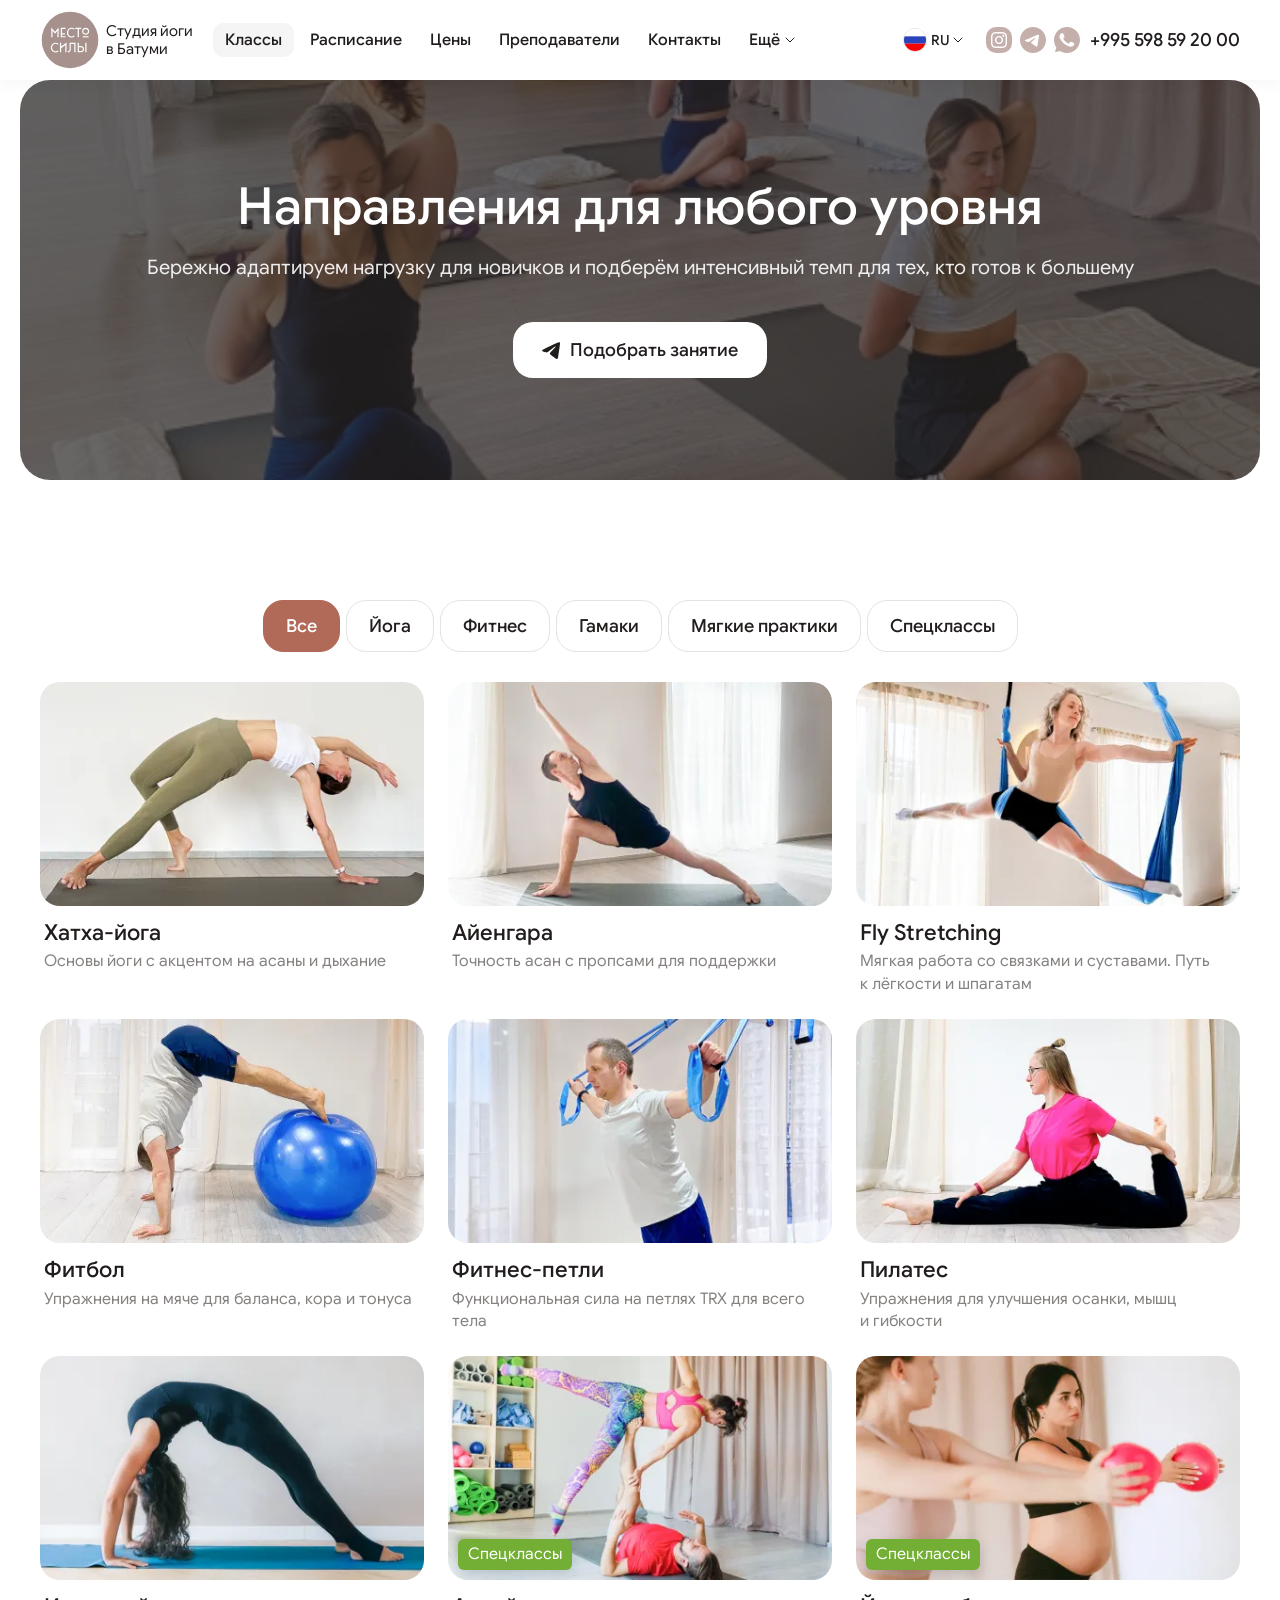
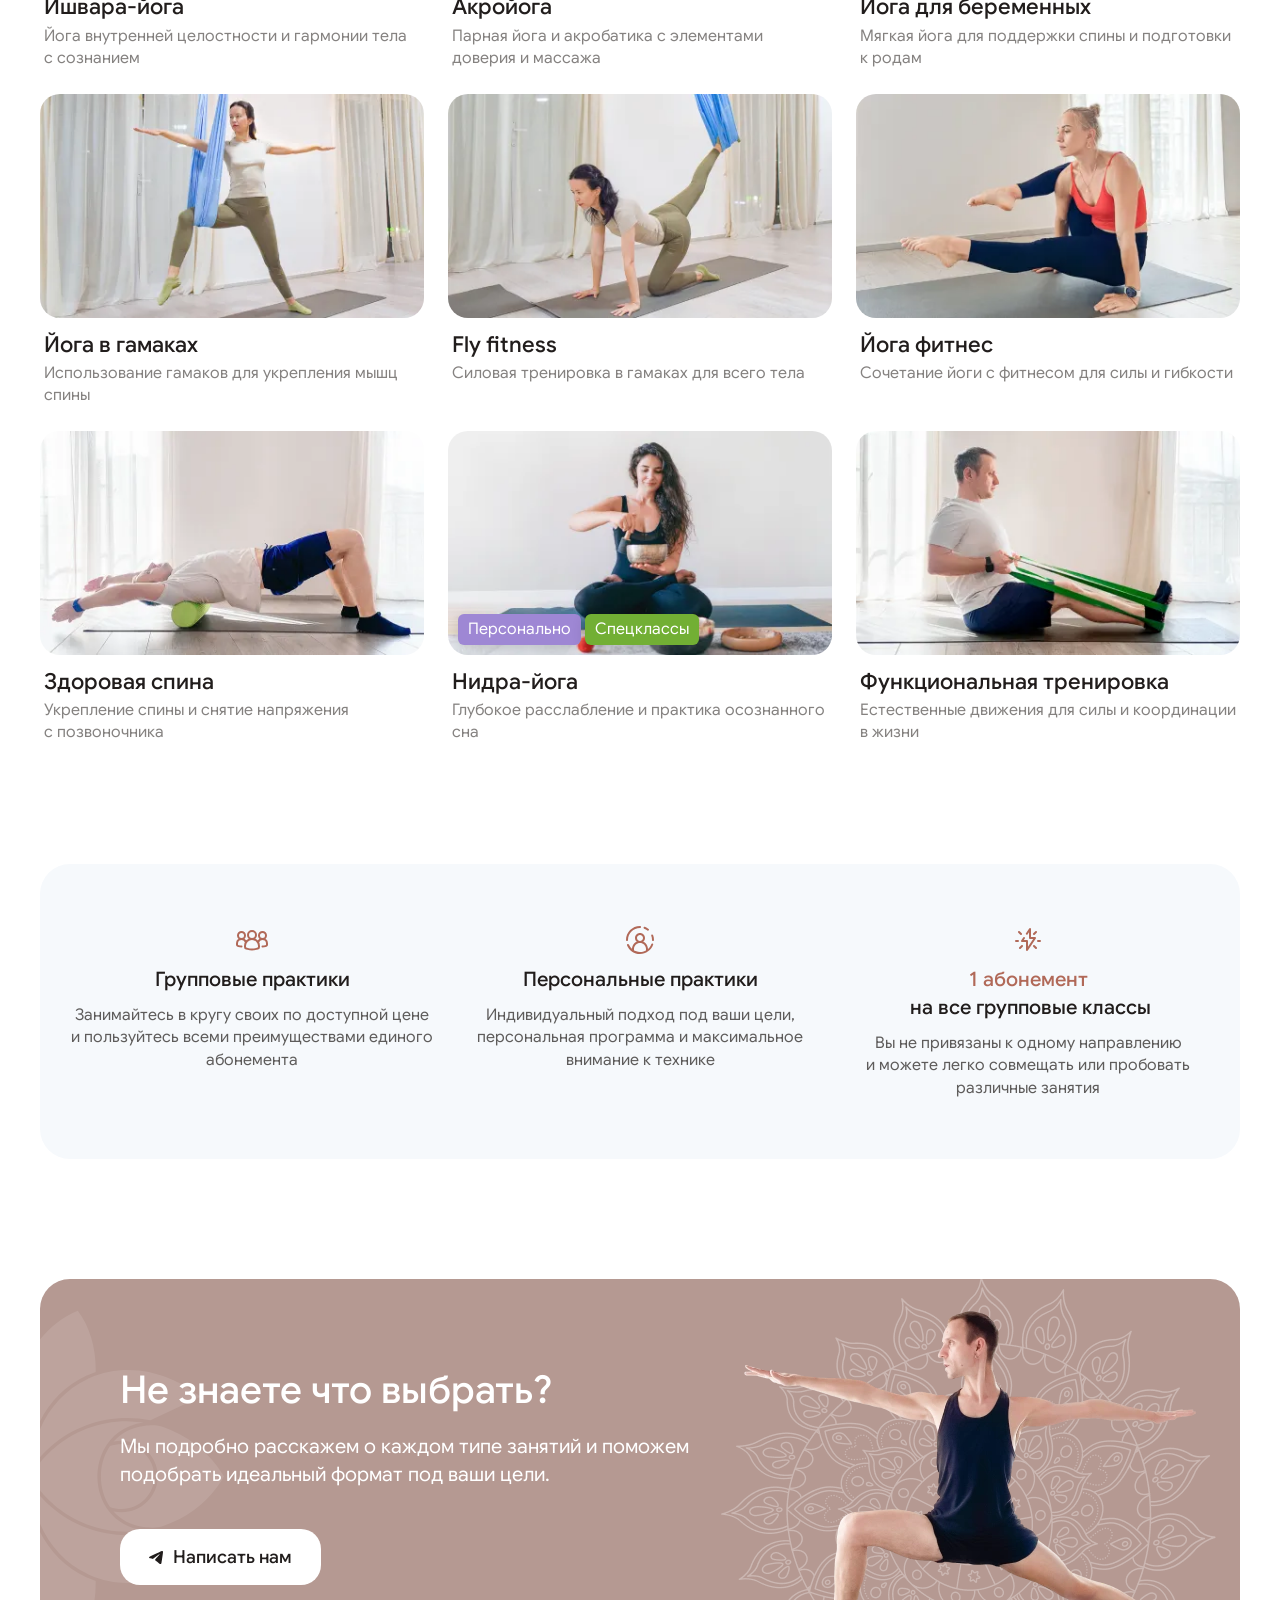
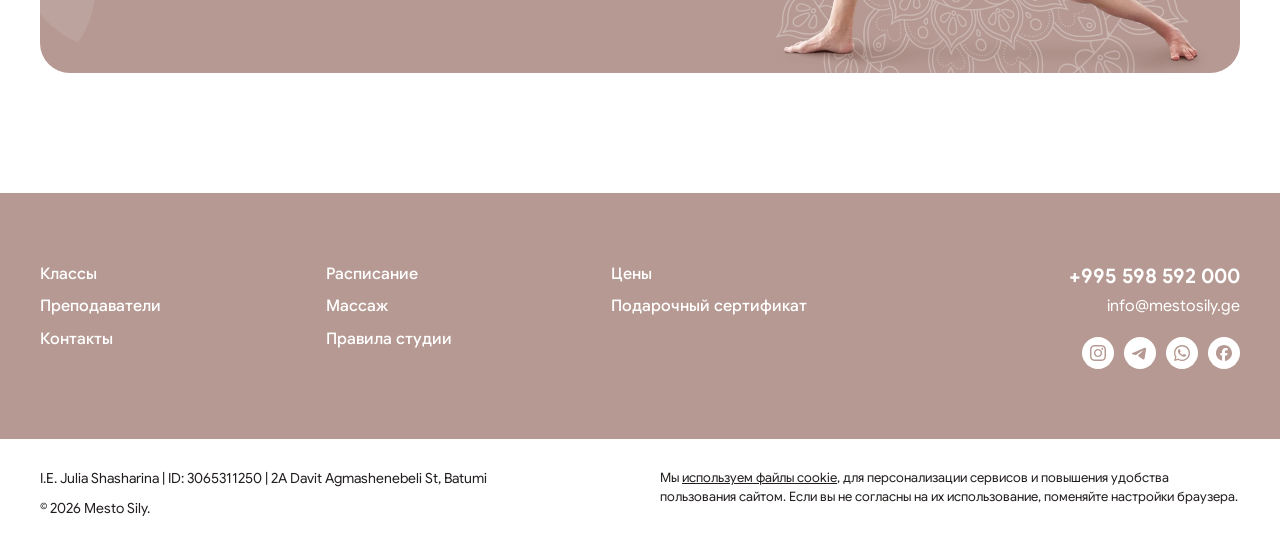
<file: classes.html>
<!doctype html>
<html lang="ru">

<head>
  <meta charset="UTF-8" />
  <meta name="viewport" content="width=device-width, initial-scale=1.0" />
  <title>Классы йоги в Батуми | «Место Силы»</title>
  <link rel="preload" as="image" href="assets/img/content/pages/home/hero-bg-mobile.webp" />
  <link rel="preload" as="image" href="assets/img/content/pages/home/hero-bg.webp" />
  <meta name="theme-color" content="#f5f5f5" />
  <link rel="icon" href="assets/img/favicon/favicon.ico" sizes="any" />
  <link rel="icon" href="assets/img/favicon/favicon-32x32.png" type="image/png" />
  <link rel="apple-touch-icon" href="assets/img/favicon/apple-touch-icon.png" />
  <link rel="icon" type="image/png" href="/assets/favicon/favicon-96x96.png" sizes="96x96" />
  <link rel="stylesheet" href="assets/css/swiper/swiper-bundle.min.css" />
  <link rel="stylesheet" href="assets/css/glightbox/glightbox.min.css" />
  <link rel="stylesheet" href="assets/css/main.css" />
</head>

<body>
  <div class="scroll-anchor" id="scroll-anchor"></div>
  <header class="header">
    <div class="container">
      <div class="header__wrapper">
        <div class="header__logo">
          <a href="index.html" class="logo__link">
            <img src="assets/img/common/logo-mestosily.svg" alt="Студия йоги Место Силы в Батуми — логотип"
              class="logo-img" />
          </a>
          <span class="header__logo-description">Студия йоги<br />в Батуми</span>
        </div>
        <nav class="header__menu menu">
          <button class="menu__burger-btn">
            <span></span>
            <span></span>
            <span></span>
          </button>
          <div class="menu__wrapper">
            <ul class="menu__list">
              <li class="menu__item">
                <a href="classes.html" class="menu__link menu__link--active">Классы</a>
              </li>
              <li class="menu__item">
                <a href="schedule.html" class="menu__link">Расписание</a>
              </li>
              <li class="menu__item">
                <a href="prices.html" class="menu__link">Цены</a>
              </li>
              <li class="menu__item">
                <a href="teachers.html" class="menu__link">Преподаватели</a>
              </li>
              <li class="menu__item">
                <a href="contacts.html" class="menu__link">Контакты</a>
              </li>
              <li class="menu__item">
                <span class="menu__link menu__link--more">Ещё</span>
                <ul class="menu__sub-menu sub-menu">
                  <li class="menu__sub-menu-item">
                    <a href="massage.html" class="menu__link">Массаж</a>
                  </li>
                  <li class="menu__sub-menu-item">
                    <a href="gift-certificate.html" class="menu__link">Подарочный сертификат</a>
                  </li>
                  <li class="menu__sub-menu-item">
                    <a href="rules.html" class="menu__link">Правила студии</a>
                  </li>
                </ul>
              </li>
            </ul>

            <div class="menu__mobile-contacts">
              <ul class="menu__social-list">
                <li class="menu__social-item">
                  <a href="https://www.instagram.com/mesto_sily_batumi/" class="menu__social-link"
                    aria-label="Написать в Instagram" target="_blank">
                    <svg class="menu__social-icon">
                      <use xlink:href="assets/img/common/sprite.svg#icon-instagram"></use>
                    </svg>
                  </a>
                </li>
                <li class="menu__social-item">
                  <a href="https://t.me/silabatumi" class="menu__social-link" aria-label="Написать в Telegram"
                    target="_blank">
                    <svg class="menu__social-icon">
                      <use xlink:href="assets/img/common/sprite.svg#icon-telegram"></use>
                    </svg>
                  </a>
                </li>
                <li class="menu__social-item">
                  <a href="https://api.whatsapp.com/send?phone=995598592000" class="menu__social-link"
                    aria-label="Написать в WhatsApp" target="_blank">
                    <svg class="menu__social-icon">
                      <use xlink:href="assets/img/common/sprite.svg#icon-whatsapp"></use>
                    </svg>
                  </a>
                </li>
              </ul>
              <div class="menu__tel">
                <a href="tel:+995598592000" class="menu__tel-link">+995 598 59 20 00</a>
              </div>
            </div>
          </div>
        </nav>
        <div class="header__actions">
          <div class="header__lang">
            <button class="header__lang-btn">
              <img src="assets/img/common/flag-ru.svg" alt="flag-ru" class="header__lang-flag flag-img" />
              ru
            </button>
            <ul class="header__lang-list">
              <li class="header__lang-item">
                <a href="#" class="header__lang-link header__lang-link--active">
                  <img src="assets/img/common/flag-ru.svg" alt="flag-ru" class="header__lang-flag flag-img" />
                  ru
                </a>
              </li>
              <li class="header__lang-item">
                <a href="#" class="header__lang-link">
                  <img src="assets/img/common/flag-en.svg" alt="flag-en" class="header__lang-flag flag-img" />
                  en
                </a>
              </li>
              <li class="header__lang-item">
                <a href="#" class="header__lang-link">
                  <img src="assets/img/common/flag-ge.svg" alt="flag-ge" class="header__lang-flag flag-img" />
                  ge
                </a>
              </li>
            </ul>
          </div>
          <div class="header__contacts">
            <ul class="header__social-list">
              <li class="header__social-item">
                <a href="https://www.instagram.com/mesto_sily_batumi/" class="header__social-link"
                  aria-label="Написать в Instagram" target="_blank">
                  <svg class="header__social-icon" width="26" height="26">
                    <use xlink:href="assets/img/common/sprite.svg#icon-instagram"></use>
                  </svg>
                </a>
              </li>
              <li class="header__social-item">
                <a href="https://t.me/silabatumi" class="header__social-link" aria-label="Написать в Telegram"
                  target="_blank">
                  <svg class="header__social-icon" width="26" height="26">
                    <use xlink:href="assets/img/common/sprite.svg#icon-telegram"></use>
                  </svg>
                </a>
              </li>
              <li class="header__social-item">
                <a href="https://api.whatsapp.com/send?phone=995598592000" class="header__social-link"
                  aria-label="Написать в WhatsApp" target="_blank">
                  <svg class="header__social-icon" width="26" height="26">
                    <use xlink:href="assets/img/common/sprite.svg#icon-whatsapp"></use>
                  </svg>
                </a>
              </li>
            </ul>
            <div class="header__tel">
              <a href="tel:+995598592000" class="header__tel-link">+995 598 59 20 00</a>
            </div>
          </div>
        </div>
      </div>
    </div>
  </header>

  <main class="main">
    <section class="classes-hero hero-inner-page mb">
      <div class="classes-hero__wrapper hero-inner-page__wrapper">
        <picture class="classes-hero__bg">
          <source srcset="assets/img/content/pages/classes/classes-hero-mob.webp" media="(max-width: 767px)">
          <img src="assets/img/content/pages/classes/classes-hero.webp" alt="Фон">
        </picture>
        <div class="container">
          <div class="classes-hero__inner">
            <div class="classes-hero__content">
              <h1 class="classes-hero__title">Направления для любого уровня</h1>
              <p class="classes-hero__subtitle">Бережно адаптируем нагрузку для новичков и подберём интенсивный темп
                для тех, кто готов к большему</p>
              <div class="classes-hero__btns">
                <a href="https://t.me/MestoSilyBatumi_bot?text=Здравствуйте! Я хочу подобрать занятие йогой."
                  target="_blank" class="btn btn--secondary">
                  <svg width="18" height="18">
                    <use xlink:href="assets/img/common/sprite.svg#telegrambot"></use>
                  </svg>
                  Подобрать занятие</a>
              </div>
            </div>

          </div>

        </div>
      </div>
    </section>
    <section class="classes-grid mb">
      <div class="container">
        <div class="classes-grid__inner">
          <h2 class="visually-hidden">Занятия йогой и фитнесом в Батуми</h2>
          <ul class="slider-classes__filter filter">
            <li class="filter__item">
              <button class="filter__btn filter__btn--active js-filter-btn" data-filter="all">Все</button>
            </li>
            <li class="filter__item">
              <button class="filter__btn js-filter-btn" data-filter="yoga">Йога</button>
            </li>
            <li class="filter__item">
              <button class="filter__btn js-filter-btn" data-filter="fitness">Фитнес</button>
            </li>
            <li class="filter__item">
              <button class="filter__btn js-filter-btn" data-filter="hammocks">Гамаки</button>
            </li>
            <li class="filter__item">
              <button class="filter__btn js-filter-btn" data-filter="soft">Мягкие практики</button>
            </li>
            <li class="filter__item">
              <button class="filter__btn js-filter-btn" data-filter="special">Спецклассы</button>
            </li>
          </ul>
          <ul class="classes-grid__list  js-filter-container">
            <!-- карточки -->
            <li class="classes-grid__item js-filter-item" data-category="yoga">
              <article class="card-class">
                <a href="class-page.html" class="card-class__link">
                  <div class="card-class__img">
                    <img src="assets/img/content/classes/hatha-yoga.webp" alt="Хатха-йога" loading="lazy">
                  </div>
                  <div class="card-class__content">
                    <h3 class="card-class__title">Хатха-йога</h3>
                    <p class="card-class__text">Основы йоги с акцентом на асаны и дыхание
                    </p>
                  </div>
                </a>
              </article>
            </li>
            <li class="classes-grid__item js-filter-item" data-category="yoga soft">
              <article class="card-class">
                <a href="#" class="card-class__link">
                  <div class="card-class__img">
                    <img src="assets/img/content/classes/iyengar-yoga.webp" alt="Айенгара" loading="lazy">
                  </div>
                  <div class="card-class__content">
                    <h3 class="card-class__title">Айенгара</h3>
                    <p class="card-class__text">Точность асан с пропсами для поддержки</p>
                  </div>
                </a>
              </article>
            </li>
            <li class="classes-grid__item js-filter-item" data-category="hammocks">
              <article class="card-class">
                <a href="#" class="card-class__link">
                  <div class="card-class__img">
                    <img src="assets/img/content/classes/fly-stretching.webp" alt="Fly Stretching" loading="lazy">
                  </div>
                  <div class="card-class__content">
                    <h3 class="card-class__title">Fly Stretching</h3>
                    <p class="card-class__text">Мягкая работа со связками и суставами. Путь
                      к лёгкости и шпагатам</p>
                  </div>
                </a>
              </article>
            </li>
            <li class="classes-grid__item js-filter-item" data-category="fitness">
              <article class="card-class">
                <a href="#" class="card-class__link">
                  <div class="card-class__img">
                    <img src="assets/img/content/classes/fitball.webp" alt="Фитбол" loading="lazy">
                  </div>
                  <div class="card-class__content">
                    <h3 class="card-class__title">Фитбол</h3>
                    <p class="card-class__text">Упражнения на мяче для баланса, кора
                      и тонуса</p>
                  </div>
                </a>
              </article>
            </li>
            <li class="classes-grid__item js-filter-item" data-category="fitness">
              <article class="card-class">
                <a href="#" class="card-class__link">
                  <div class="card-class__img">
                    <img src="assets/img/content/classes/suspension-training.webp" alt="Фитнес-петли" loading="lazy">
                  </div>
                  <div class="card-class__content">
                    <h3 class="card-class__title">Фитнес-петли</h3>
                    <p class="card-class__text">Функциональная сила на петлях TRX для всего
                      тела</p>
                  </div>
                </a>
              </article>
            </li>
            <li class="classes-grid__item js-filter-item" data-category="soft">
              <article class="card-class">
                <a href="#" class="card-class__link">
                  <div class="card-class__img">
                    <img src="assets/img/content/classes/pilates.webp" alt="Пилатес" loading="lazy">
                  </div>
                  <div class="card-class__content">
                    <h3 class="card-class__title">Пилатес</h3>
                    <p class="card-class__text">Упражнения для улучшения осанки, мышц
                      и гибкости</p>
                  </div>
                </a>
              </article>
            </li>
            <li class="classes-grid__item js-filter-item" data-category="yoga">
              <article class="card-class">
                <a href="#" class="card-class__link">
                  <div class="card-class__img">
                    <img src="assets/img/content/classes/ishvara-yoga.webp" alt="Ишвара-йога" loading="lazy">
                  </div>
                  <div class="card-class__content">
                    <h3 class="card-class__title">Ишвара-йога</h3>
                    <p class="card-class__text">Йога внутренней целостности и гармонии тела
                      с сознанием</p>
                  </div>
                </a>
              </article>
            </li>
            <li class="classes-grid__item js-filter-item" data-category="yoga fitness special">
              <article class="card-class">
                <a href="#" class="card-class__link">
                  <div class="card-class__img">
                    <div class="card-class__tag-wrapper">
                      <div class="card-class__tag card-class__tag--special">Спецклассы
                      </div>
                    </div>
                    <img src="assets/img/content/classes/acro-yoga.webp" alt="Акройога" loading="lazy">
                  </div>
                  <div class="card-class__content">
                    <h3 class="card-class__title">Акройога</h3>
                    <p class="card-class__text">Парная йога и акробатика с элементами
                      доверия и массажа</p>
                  </div>
                </a>
              </article>
            </li>
            <li class="classes-grid__item js-filter-item" data-category="yoga soft special">
              <article class="card-class">
                <a href="#" class="card-class__link">
                  <div class="card-class__img">
                    <div class="card-class__tag-wrapper">
                      <div class="card-class__tag card-class__tag--special">Спецклассы
                      </div>
                    </div>
                    <img src="assets/img/content/classes/prenatal-yoga.webp" alt="Йога для беременных" loading="lazy">
                  </div>
                  <div class="card-class__content">
                    <h3 class="card-class__title">Йога для беременных</h3>
                    <p class="card-class__text">Мягкая йога для поддержки спины и подготовки
                      к родам</p>
                  </div>
                </a>
              </article>
            </li>
            <li class="classes-grid__item js-filter-item" data-category="yoga hammocks">
              <article class="card-class">
                <a href="#" class="card-class__link">
                  <div class="card-class__img">
                    <img src="assets/img/content/classes/aerial-yoga.webp" alt="Йога в гамаках" loading="lazy">
                  </div>
                  <div class="card-class__content">
                    <h3 class="card-class__title">Йога в гамаках</h3>
                    <p class="card-class__text">Использование гамаков для укрепления мышц
                      спины</p>
                  </div>
                </a>
              </article>
            </li>
            <li class="classes-grid__item js-filter-item" data-category="hammocks fitness">
              <article class="card-class">
                <a href="#" class="card-class__link">
                  <div class="card-class__img">
                    <img src="assets/img/content/classes/fly-fitness.webp" alt="Fly fitness" loading="lazy">
                  </div>
                  <div class="card-class__content">
                    <h3 class="card-class__title">Fly fitness</h3>
                    <p class="card-class__text">Силовая тренировка в гамаках для всего тела
                    </p>
                  </div>
                </a>
              </article>
            </li>
            <li class="classes-grid__item js-filter-item" data-category="yoga fitness">
              <article class="card-class">
                <a href="#" class="card-class__link">
                  <div class="card-class__img">
                    <img src="assets/img/content/classes/yoga-fitness.webp" alt="Йога фитнес" loading="lazy">
                  </div>
                  <div class="card-class__content">
                    <h3 class="card-class__title">Йога фитнес</h3>
                    <p class="card-class__text">Сочетание йоги с фитнесом для силы
                      и гибкости</p>
                  </div>
                </a>
              </article>
            </li>
            <li class="classes-grid__item js-filter-item" data-category="soft">
              <article class="card-class">
                <a href="#" class="card-class__link">
                  <div class="card-class__img">
                    <img src="assets/img/content/classes/healthy-back.webp" alt="Здоровая спина" loading="lazy">
                  </div>
                  <div class="card-class__content">
                    <h3 class="card-class__title">Здоровая спина</h3>
                    <p class="card-class__text">Укрепление спины и снятие напряжения
                      с позвоночника</p>
                  </div>
                </a>
              </article>
            </li>
            <li class="classes-grid__item js-filter-item" data-category="yoga soft">
              <article class="card-class">
                <a href="#" class="card-class__link">
                  <div class="card-class__img">
                    <div class="card-class__tag-wrapper">
                      <div class="card-class__tag card-class__tag--personally">Персонально
                      </div>
                      <div class="card-class__tag card-class__tag--special">Спецклассы
                      </div>
                    </div>
                    <img src="assets/img/content/classes/nidra-yoga.webp" alt="Нидра-йога" loading="lazy">
                  </div>
                  <div class="card-class__content">
                    <h3 class="card-class__title">Нидра-йога</h3>
                    <p class="card-class__text">Глубокое расслабление и практика осознанного
                      сна</p>
                  </div>
                </a>
              </article>
            </li>
            <li class="classes-grid__item js-filter-item" data-category="fitness">
              <article class="card-class">
                <a href="#" class="card-class__link">
                  <div class="card-class__img">
                    <img src="assets/img/content/classes/functional-training.webp" alt="Функциональная тренировка"
                      loading="lazy">
                  </div>
                  <div class="card-class__content">
                    <h3 class="card-class__title">Функциональная тренировка</h3>
                    <p class="card-class__text">Естественные движения для силы
                      и координации
                      в жизни</p>
                  </div>
                </a>
              </article>
            </li>

            <!-- конец карточки -->
          </ul>
        </div>
      </div>
    </section>

    <section class="classes-info mb">
      <div class="container">
        <div class="classes-info__inner">
          <h2 class="visually-hidden">Виды йоги и фитнеса в студии Место Силы</h2>
          <ul class="classes-info__list">
            <li class="classes-info__item">
              <div class="classes-info__img">
                <svg width="32" height="32">
                  <use xlink:href="assets/img/common/sprite.svg#group"></use>
                </svg>
              </div>
              <div class="classes-info__content">
                <h3 class="classes-info__title">Групповые практики</h3>
                <p class="classes-info__text">Занимайтесь в кругу своих по доступной цене и пользуйтесь всеми
                  преимуществами единого абонемента</p>
              </div>
            </li>
            <li class="classes-info__item">
              <div class="classes-info__img">
                <svg width="32" height="32">
                  <use xlink:href="assets/img/common/sprite.svg#user"></use>
                </svg>
              </div>
              <div class="classes-info__content">
                <h3 class="classes-info__title">Персональные практики</h3>
                <p class="classes-info__text">Индивидуальный подход под ваши цели, персональная программа и максимальное
                  внимание к технике</p>
              </div>
            </li>
            <li class="classes-info__item">
              <div class="classes-info__img">
                <svg width="32" height="32">
                  <use xlink:href="assets/img/common/sprite.svg#flash"></use>
                </svg>
              </div>
              <div class="classes-info__content">
                <h3 class="classes-info__title"><span class="text-accent">1 абонемент</span> на все групповые классы
                </h3>
                <p class="classes-info__text">Вы не привязаны к одному направлению и можете легко совмещать
                  или пробовать различные занятия</p>
              </div>
            </li>
          </ul>
        </div>
      </div>
    </section>


    <section class="banner-guide mb">
      <div class="container">
        <div class="banner-guide__wrapper">
          <div class="banner-guide__content">
            <h2 class="banner-guide__title">Не знаете что выбрать?</h2>
            <p class="banner-guide__text">Мы подробно расскажем о каждом типе занятий и поможем подобрать идеальный
              формат под ваши цели.</p>
            <a href="https://t.me/MestoSilyBatumi_bot?text=Здравствуйте! Хочу получить консультацию по выбору практик."
              target="_blank" class="banner-guide__btn btn btn--secondary">
              <svg width="14" height="14">
                <use xlink:href="assets/img/common/sprite.svg#telegrambot"></use>
              </svg>
              Написать нам
            </a>
          </div>

          <img src="assets/img/content/banners/banner-guide.webp" class="banner-guide__img"
            alt="Специальное предложение на первое занятие в студии йоги" loading="lazy">

        </div>
      </div>
    </section>

  </main>
  <footer class="footer">
    <div class="footer__top">
      <div class="container">
        <div class="footer__top-inner">
          <ul class="footer__nav-list">
            <li class="footer__nav-item">
              <a href="#" class="footer__nav-link">Классы</a>
            </li>
            <li class="footer__nav-item">
              <a href="#" class="footer__nav-link">Расписание</a>
            </li>
            <li class="footer__nav-item">
              <a href="#" class="footer__nav-link">Цены</a>
            </li>
            <li class="footer__nav-item">
              <a href="#" class="footer__nav-link">Преподаватели</a>
            </li>
            <li class="footer__nav-item">
              <a href="#" class="footer__nav-link">Массаж</a>
            </li>
            <li class="footer__nav-item">
              <a href="#" class="footer__nav-link">Подарочный сертификат</a>
            </li>
            <li class="footer__nav-item">
              <a href="#" class="footer__nav-link">Контакты</a>
            </li>
            <li class="footer__nav-item">
              <a href="#" class="footer__nav-link">Правила студии</a>
            </li>
          </ul>

          <div class="footer__info">
            <div class="footer__info-item">
              <a href="tel:+995598592000" class="footer__phone">+995 598 592 000</a>
              <a href="mailto:info@mestosily.ge" class="footer__email">info@mestosily.ge</a>
            </div>
            <div class="footer__social-list">
              <a href="#" class="footer__social-link" aria-label="Мы в Instagram">
                <svg class="footer__social-icon">
                  <use xlink:href="assets/img/common/sprite.svg#icon-footer-instagram"></use>
                </svg>
              </a>
              <a href="#" class="footer__social-link" aria-label="Наш канал в Telegram">
                <svg class="footer__social-icon">
                  <use xlink:href="assets/img/common/sprite.svg#icon-footer-telegram"></use>
                </svg>
              </a>
              <a href="#" class="footer__social-link" aria-label="Написать нам в WhatsApp">
                <svg class="footer__social-icon">
                  <use xlink:href="assets/img/common/sprite.svg#icon-footer-whatsapp"></use>
                </svg>
              </a>
              <a href="#" class="footer__social-link" aria-label="Наша страница в Facebook">
                <svg class="footer__social-icon">
                  <use xlink:href="assets/img/common/sprite.svg#icon-footer-facebook"></use>
                </svg>
              </a>
            </div>
          </div>
        </div>
      </div>
    </div>
    <div class="footer__bottom">
      <div class="container">
        <div class="footer__bottom-inner">
          <div class="footer__legal">
            <p class="footer__owner">
              I.E. Julia Shasharina | ID: 3065311250 | 2A Davit Agmashenebeli
              St, Batumi
            </p>
            <p class="footer__copy">© 2026 Mesto Sily.</p>
          </div>

          <div class="footer__cookie">
            <p>
              Мы <a href="#" class="footer__cookie-link">используем файлы cookie</a>, для персонализации сервисов
              и повышения удобства пользования
              сайтом. Если вы не согласны на их использование, поменяйте
              настройки браузера.
            </p>
          </div>
        </div>
      </div>
    </div>
  </footer>

  <script src="assets/js/extensions/swiper/swiper-bundle.min.js"></script>
  <script src="assets/js/extensions/glightbox/glightbox.min.js"></script>
  <script type="module" src="assets/js/main.js"></script>
</body>

</html>
</file>
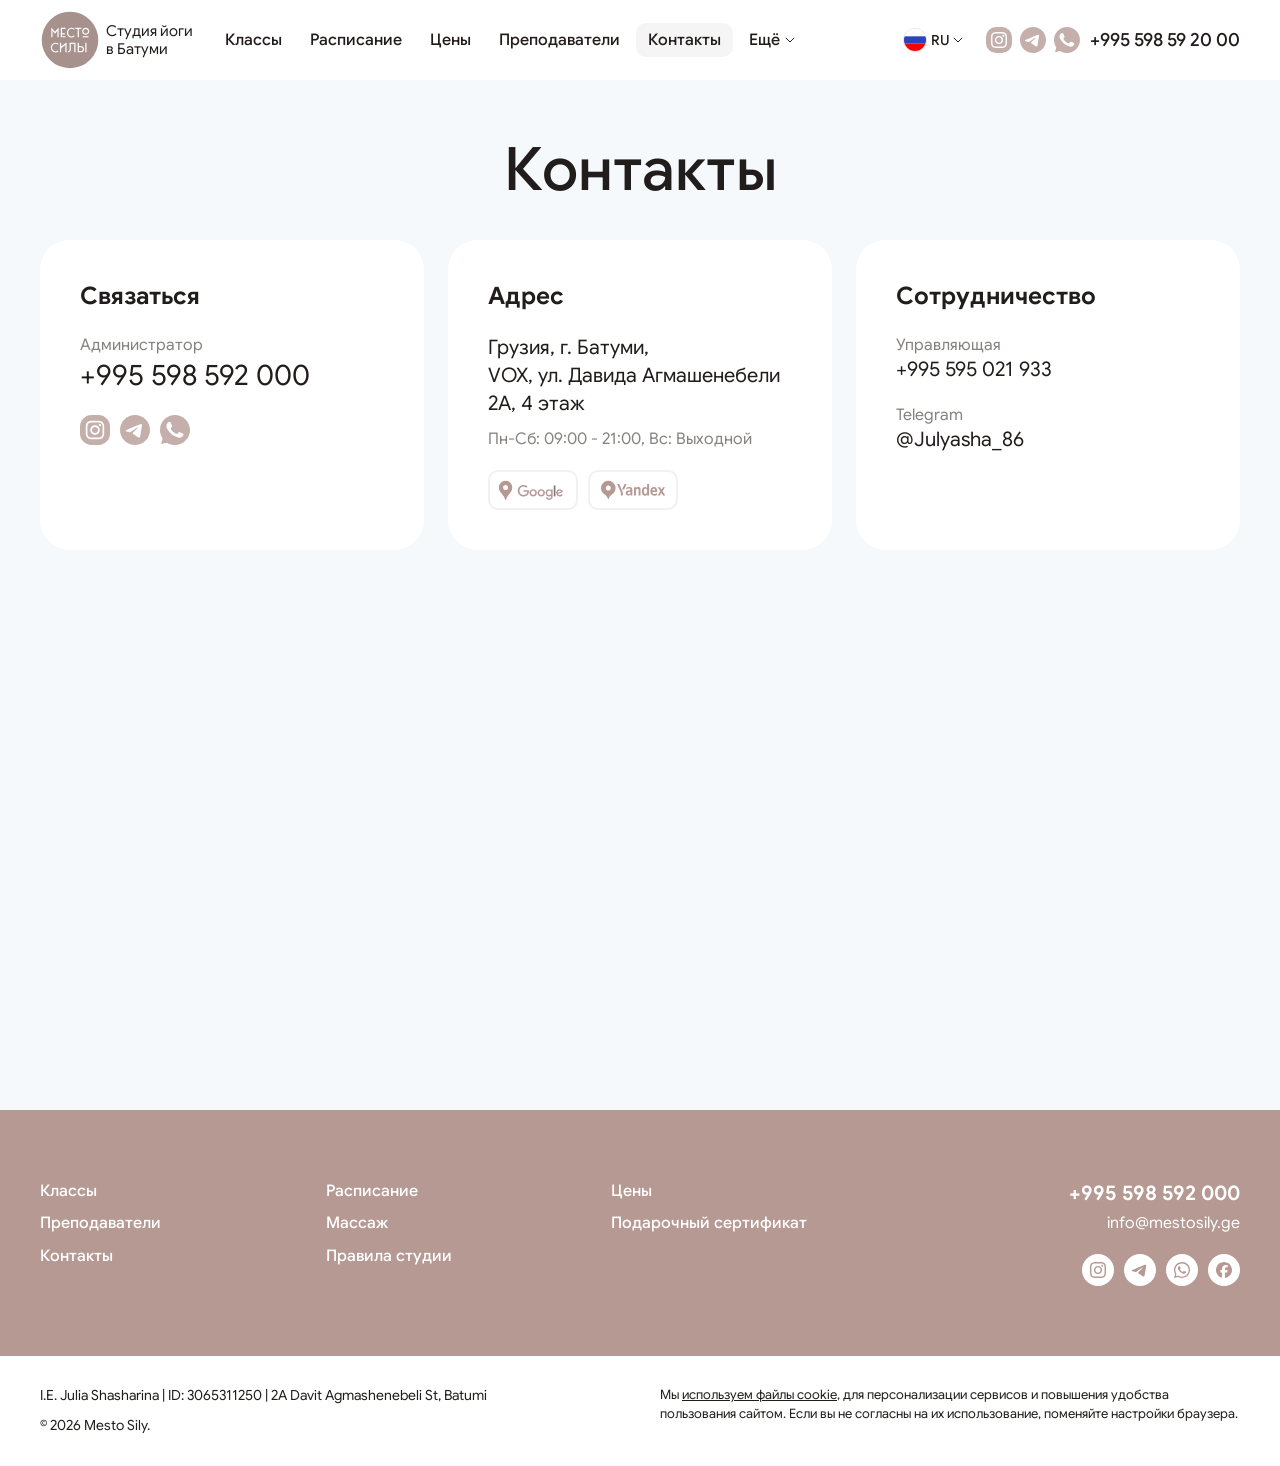
<file: contacts.html>
<!DOCTYPE html>
<html lang="ru">

<head>
    <meta charset="UTF-8">
    <meta name="viewport" content="width=device-width, initial-scale=1.0">
    <title>Контакты | «Место Силы»</title>
    <link rel="preload" as="image" href="assets/img/content/pages/home/hero-bg-mobile.webp">
    <link rel="preload" as="image" href="assets/img/content/pages/home/hero-bg.webp">
    <meta name="theme-color" content="#f5f5f5">
    <link rel="icon" href="assets/img/favicon/favicon.ico" sizes="any">
    <link rel="icon" href="assets/img/favicon/favicon-32x32.png" type="image/png">
    <link rel="apple-touch-icon" href="assets/img/favicon/apple-touch-icon.png">
    <link rel="icon" type="image/png" href="/assets/favicon/favicon-96x96.png" sizes="96x96">
    <link rel="stylesheet" href="assets/css/swiper/swiper-bundle.min.css" />
    <link rel="stylesheet" href="assets/css/glightbox/glightbox.min.css" />
    <link rel="stylesheet" href="assets/css/main.css">
</head>

<body>
    <div class="scroll-anchor" id="scroll-anchor"></div>
    <header class="header">
        <div class="container">
            <div class="header__wrapper">
                <div class="header__logo">
                    <a href="index.html" class="logo__link">
                        <img src="assets/img/common/logo-mestosily.svg" alt="Студия йоги Место Силы в Батуми — логотип"
                            class="logo-img">
                    </a>
                    <span class="header__logo-description">Студия йоги<br>в Батуми</span>
                </div>
                <nav class="header__menu menu">
                    <button class="menu__burger-btn">
                        <span></span>
                        <span></span>
                        <span></span>
                    </button>
                    <div class="menu__wrapper">
                        <ul class="menu__list">
                            <li class="menu__item">
                                <a href="classes.html" class="menu__link">Классы</a>
                            </li>
                            <li class="menu__item">
                                <a href="schedule.html" class="menu__link">Расписание</a>
                            </li>
                            <li class="menu__item">
                                <a href="prices.html" class="menu__link">Цены</a>
                            </li>
                            <li class="menu__item">
                                <a href="teachers.html" class="menu__link">Преподаватели</a>
                            </li>
                            <li class="menu__item">
                                <a href="contacts.html" class="menu__link menu__link--active">Контакты</a>
                            </li>
                            <li class="menu__item">
                                <span class="menu__link menu__link--more">Ещё</span>
                                <ul class="menu__sub-menu sub-menu">
                                    <li class="menu__sub-menu-item"><a href="massage.html" class="menu__link">Массаж</a>
                                    </li>
                                    <li class="menu__sub-menu-item"><a href="gift-certificate.html"
                                            class="menu__link ">Подарочный
                                            сертификат</a>
                                    </li>
                                    <li class="menu__sub-menu-item"><a href="rules.html" class="menu__link ">Правила
                                            студии</a>
                                    </li>
                                </ul>

                            </li>
                        </ul>

                        <div class="menu__mobile-contacts">
                            <ul class="menu__social-list">
                                <li class="menu__social-item">
                                    <a href="https://www.instagram.com/mesto_sily_batumi/" class="menu__social-link"
                                        aria-label="Написать в Instagram" target="_blank">
                                        <svg class="menu__social-icon">
                                            <use xlink:href="assets/img/common/sprite.svg#icon-instagram"></use>
                                        </svg>
                                    </a>
                                </li>
                                <li class="menu__social-item">
                                    <a href="https://t.me/silabatumi" class="menu__social-link"
                                        aria-label="Написать в Telegram" target="_blank">
                                        <svg class="menu__social-icon">
                                            <use xlink:href="assets/img/common/sprite.svg#icon-telegram"></use>
                                        </svg>
                                    </a>
                                </li>
                                <li class="menu__social-item">
                                    <a href="https://api.whatsapp.com/send?phone=995598592000" class="menu__social-link"
                                        aria-label="Написать в WhatsApp" target="_blank">
                                        <svg class="menu__social-icon">
                                            <use xlink:href="assets/img/common/sprite.svg#icon-whatsapp"></use>
                                        </svg>
                                    </a>
                                </li>
                            </ul>
                            <div class="menu__tel">
                                <a href="tel:+995598592000" class="menu__tel-link">+995 598 59 20 00</a>
                            </div>
                        </div>
                    </div>
                </nav>
                <div class="header__actions">
                    <div class="header__lang">
                        <button class="header__lang-btn">
                            <img src="assets/img/common/flag-ru.svg" alt="flag-ru" class="header__lang-flag flag-img">
                            ru
                        </button>
                        <ul class="header__lang-list">
                            <li class="header__lang-item">
                                <a href="#" class="header__lang-link header__lang-link--active">
                                    <img src="assets/img/common/flag-ru.svg" alt="flag-ru"
                                        class="header__lang-flag flag-img">
                                    ru
                                </a>
                            </li>
                            <li class="header__lang-item">
                                <a href="#" class="header__lang-link">
                                    <img src="assets/img/common/flag-en.svg" alt="flag-en"
                                        class="header__lang-flag flag-img">
                                    en
                                </a>
                            </li>
                            <li class="header__lang-item">
                                <a href="#" class="header__lang-link">
                                    <img src="assets/img/common/flag-ge.svg" alt="flag-ge"
                                        class="header__lang-flag flag-img">
                                    ge
                                </a>
                            </li>
                        </ul>


                    </div>
                    <div class="header__contacts">
                        <ul class="header__social-list">
                            <li class="header__social-item">
                                <a href="https://www.instagram.com/mesto_sily_batumi/" class="header__social-link"
                                    aria-label="Написать в Instagram" target="_blank">
                                    <svg class="header__social-icon" width="26" height="26">
                                        <use xlink:href="assets/img/common/sprite.svg#icon-instagram"></use>
                                    </svg>
                                </a>
                            </li>
                            <li class="header__social-item">
                                <a href="https://t.me/silabatumi" class="header__social-link"
                                    aria-label="Написать в Telegram" target="_blank">
                                    <svg class="header__social-icon" width="26" height="26">
                                        <use xlink:href="assets/img/common/sprite.svg#icon-telegram"></use>
                                    </svg>
                                </a>
                            </li>
                            <li class="header__social-item">
                                <a href="https://api.whatsapp.com/send?phone=995598592000" class="header__social-link"
                                    aria-label="Написать в WhatsApp" target="_blank">
                                    <svg class="header__social-icon" width="26" height="26">
                                        <use xlink:href="assets/img/common/sprite.svg#icon-whatsapp"></use>
                                    </svg>
                                </a>
                            </li>
                        </ul>
                        <div class="header__tel">
                            <a href="tel:+995598592000" class="header__tel-link">+995 598 59 20 00</a>
                        </div>
                    </div>
                </div>

            </div>
        </div>
    </header>

    <main class="main">
        <section class="contacts contacts--page">
            <div class="container">
                <div class="contacts__inner">
                    <div class="section-header">
                        <h1 class="contacts__title">Контакты</h1>
                    </div>
                    <ul class="contacts__list">
                        <li class="contacts__item">
                            <h3 class="contacts__item-title">Связаться</h3>
                            <div class="contacts__item-info">
                                <span class="contacts__item-label">Администратор</span>
                                <a href="tel:+995598592000"
                                    class="contacts__item-link contacts__item-link--big">+995 598 592 000</a>
                            </div>
                            <ul class="contacts__social-list">
                                <li class="contacts__social-item">
                                    <a href="https://www.instagram.com/mesto_sily_batumi/" class="contacts__social-link"
                                        aria-label="Instagram" target="_blank">
                                        <svg class="contacts__social-icon">
                                            <use xlink:href="assets/img/common/sprite.svg#icon-instagram"></use>
                                        </svg>
                                    </a>
                                </li>
                                <li class="contacts__social-item">
                                    <a href="https://t.me/silabatumi" class="contacts__social-link"
                                        aria-label="Telegram" target="_blank">
                                        <svg class="contacts__social-icon">
                                            <use xlink:href="assets/img/common/sprite.svg#icon-telegram"></use>
                                        </svg>
                                    </a>
                                </li>
                                <li class="contacts__social-item">
                                    <a href="https://api.whatsapp.com/send?phone=995598592000"
                                        class="contacts__social-link" aria-label="WhatsApp" target="_blank">
                                        <svg class="contacts__social-icon">
                                            <use xlink:href="assets/img/common/sprite.svg#icon-whatsapp"></use>
                                        </svg>
                                    </a>
                                </li>
                            </ul>
                        </li>
                        <li class="contacts__item">
                            <h3 class="contacts__item-title">Адрес</h3>
                            <div class="contacts__item-info">
                                <address class="contacts__item-address">Грузия, г. Батуми, VOX, ул. Давида Агмашенебели
                                    2А,
                                    4 этаж</address>
                                <span class="contacts__item-label">Пн-Сб: 09:00 - 21:00, Вс: Выходной</span>
                            </div>

                            <div class="contacts__item-btns-map">

                                <a href="https://maps.app.goo.gl/HFydXiM5PmGfKMQr5" class=" btn-map" target="_blank">
                                    <svg>
                                        <use xlink:href="assets/img/common/sprite.svg#logo-google-maps"></use>
                                    </svg>
                                </a>

                                <a href="https://yandex.com.ge/maps/-/CHAT68pF" class="btn-map" target="_blank">
                                    <svg>
                                        <use xlink:href="assets/img/common/sprite.svg#logo-yandex-maps"></use>
                                    </svg>
                                </a>

                            </div>
                        </li>
                        <li class="contacts__item">
                            <h3 class="contacts__item-title">Сотрудничество</h3>
                            <div class="contacts__item-info">
                                <span class="contacts__item-label">Управляющая</span>
                                <a href="tel:+995595021933" class="contacts__item-link">+995 595 021 933</a>
                            </div>
                            <div class="contacts__item-info">
                                <span class="contacts__item-label">Telegram</span>
                                <a href="https://t.me/Julyasha_86" class="contacts__item-link">@Julyasha_86</a>
                            </div>
                        </li>
                    </ul>
                </div>

            </div>
            <div class="contacts__map">
                <iframe
                    src="https://www.google.com/maps/embed?pb=!1m18!1m12!1m3!1d1253.8127518565807!2d41.61272973380954!3d41.63227053282986!2m3!1f0!2f0!3f0!3m2!1i1024!2i768!4f13.1!3m3!1m2!1s0x40678561dd73952d%3A0x248fcf2cb0bb7a5e!2z0JzQtdGB0YLQviDQodC40LvRiyB8IE1lc3RvIFNpbHkgLyBZb2dhLCBQaWxhdGVzLCBTdHJldGNoaW5nIGFuZCBEYW5jZQ!5e0!3m2!1sru!2sge!4v1727836296237!5m2!1sru!2sge"
                    style="border:0;" allowfullscreen="" loading="lazy"
                    referrerpolicy="no-referrer-when-downgrade"></iframe>
            </div>
        </section>
    </main>
    <footer class="footer">
        <div class="footer__top">
            <div class="container">
                <div class="footer__top-inner">

                    <ul class="footer__nav-list">
                        <li class="footer__nav-item">
                            <a href="#" class="footer__nav-link">Классы</a>
                        </li>
                        <li class="footer__nav-item">
                            <a href="#" class="footer__nav-link">Расписание</a>
                        </li>
                        <li class="footer__nav-item">
                            <a href="#" class="footer__nav-link">Цены</a>
                        </li>
                        <li class="footer__nav-item">
                            <a href="#" class="footer__nav-link">Преподаватели</a>
                        </li>
                        <li class="footer__nav-item">
                            <a href="#" class="footer__nav-link">Массаж</a>
                        </li>
                        <li class="footer__nav-item">
                            <a href="#" class="footer__nav-link">Подарочный сертификат</a>
                        </li>
                        <li class="footer__nav-item">
                            <a href="#" class="footer__nav-link">Контакты</a>
                        </li>
                        <li class="footer__nav-item">
                            <a href="#" class="footer__nav-link">Правила студии</a>
                        </li>
                    </ul>

                    <div class="footer__info">
                        <div class="footer__info-item">
                            <a href="tel:+995598592000" class="footer__phone">+995 598 592 000</a>
                            <a href="mailto:info@mestosily.ge" class="footer__email">info@mestosily.ge</a>
                        </div>
                        <div class="footer__social-list">
                            <a href="#" class="footer__social-link" aria-label="Мы в Instagram">
                                <svg class="footer__social-icon">
                                    <use xlink:href="assets/img/common/sprite.svg#icon-footer-instagram"></use>
                                </svg>
                            </a>
                            <a href="#" class="footer__social-link" aria-label="Наш канал в Telegram">
                                <svg class="footer__social-icon">
                                    <use xlink:href="assets/img/common/sprite.svg#icon-footer-telegram"></use>
                                </svg>
                            </a>
                            <a href="#" class="footer__social-link" aria-label="Написать нам в WhatsApp">
                                <svg class="footer__social-icon">
                                    <use xlink:href="assets/img/common/sprite.svg#icon-footer-whatsapp"></use>
                                </svg>
                            </a>
                            <a href="#" class="footer__social-link" aria-label="Наша страница в Facebook">
                                <svg class="footer__social-icon">
                                    <use xlink:href="assets/img/common/sprite.svg#icon-footer-facebook"></use>
                                </svg>
                            </a>
                        </div>
                    </div>
                </div>
            </div>
        </div>
        <div class="footer__bottom">
            <div class="container">
                <div class="footer__bottom-inner">
                    <div class="footer__legal">
                        <p class="footer__owner">I.E. Julia Shasharina | ID: 3065311250 | 2A Davit Agmashenebeli St,
                            Batumi</p>
                        <p class="footer__copy">© 2026 Mesto Sily.</p>
                    </div>

                    <div class="footer__cookie">
                        <p>Мы <a href="#" class="footer__cookie-link">используем файлы cookie</a>, для персонализации
                            сервисов и повышения удобства пользования
                            сайтом. Если вы не согласны на их использование, поменяйте настройки браузера.</p>
                    </div>
                </div>
            </div>
        </div>
    </footer>

    <script src="assets/js/extensions/swiper/swiper-bundle.min.js"></script>
    <script src="assets/js/extensions/glightbox/glightbox.min.js"></script>
    <script type="module" src="assets/js/main.js"></script>
</body>

</html>
</file>
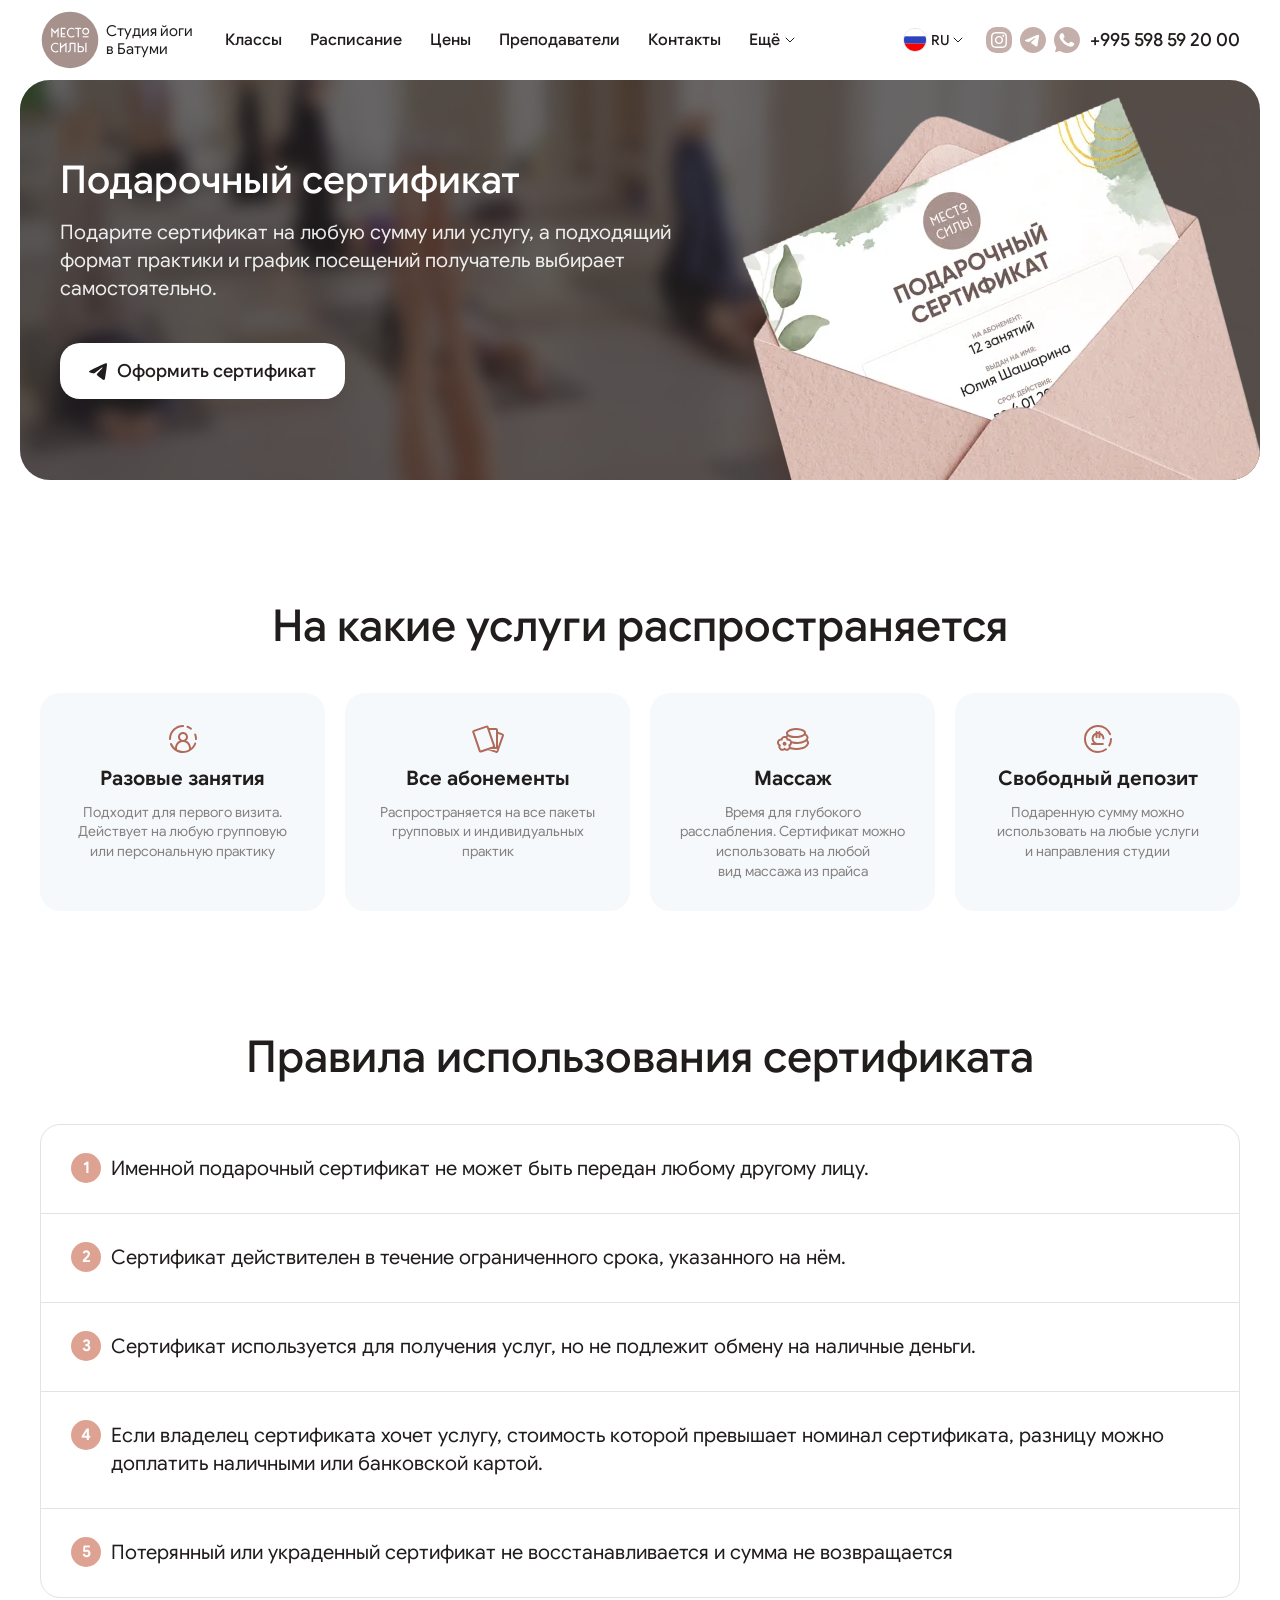
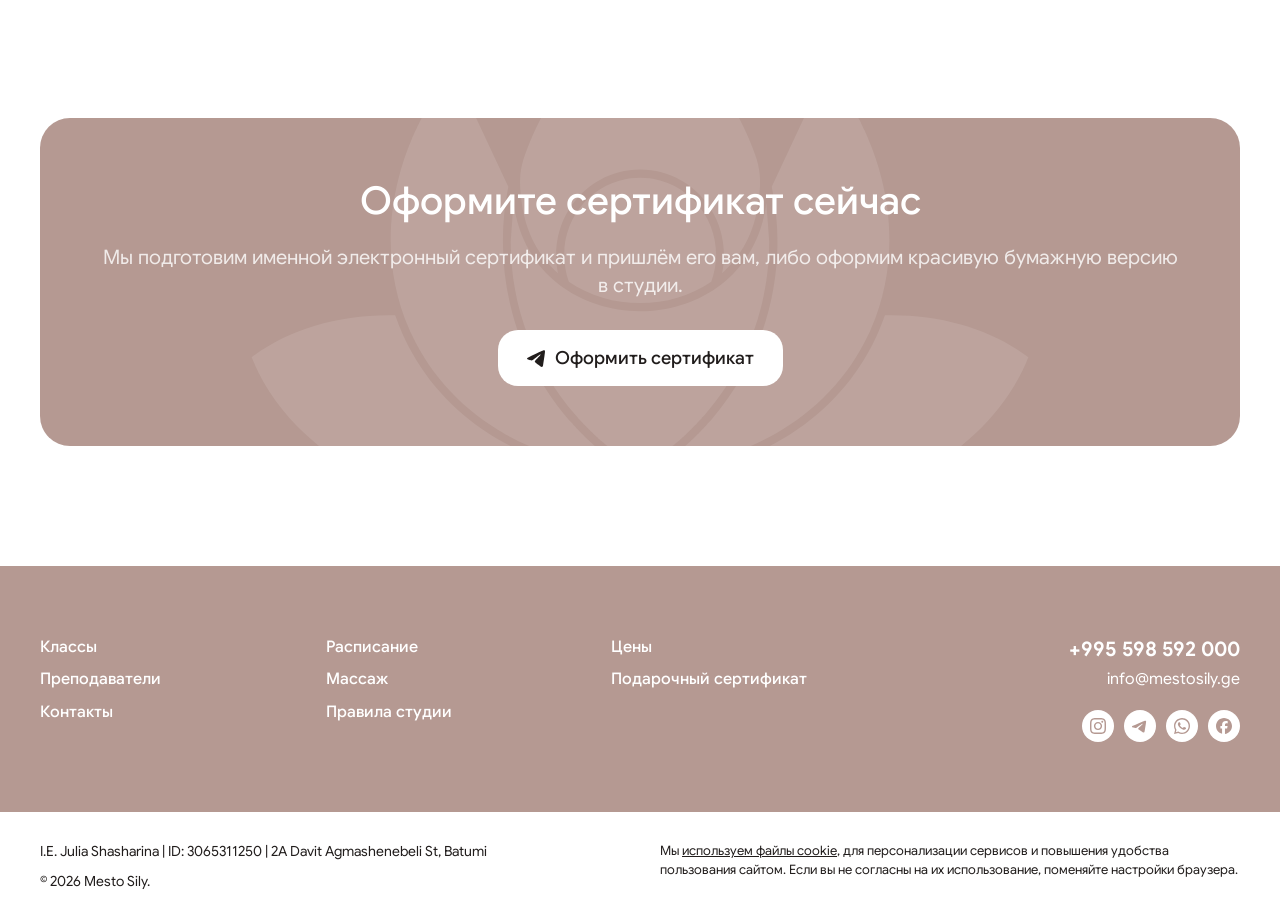
<file: gift-certificate.html>
<!doctype html>
<html lang="ru">

<head>
  <meta charset="UTF-8" />
  <meta name="viewport" content="width=device-width, initial-scale=1.0" />
  <title>Подарочный сертификат на занятия йогой в Батуми | «Место Силы»</title>
  <link rel="preload" as="image" href="assets/img/content/pages/home/hero-bg-mobile.webp" />
  <link rel="preload" as="image" href="assets/img/content/pages/home/hero-bg.webp" />
  <meta name="theme-color" content="#f5f5f5" />
  <link rel="icon" href="assets/img/favicon/favicon.ico" sizes="any" />
  <link rel="icon" href="assets/img/favicon/favicon-32x32.png" type="image/png" />
  <link rel="apple-touch-icon" href="assets/img/favicon/apple-touch-icon.png" />
  <link rel="icon" type="image/png" href="/assets/favicon/favicon-96x96.png" sizes="96x96" />
  <link rel="stylesheet" href="assets/css/swiper/swiper-bundle.min.css" />
  <link rel="stylesheet" href="assets/css/glightbox/glightbox.min.css" />
  <link rel="stylesheet" href="assets/css/main.css" />
</head>

<body>
  <div class="scroll-anchor" id="scroll-anchor"></div>
  <header class="header">
    <div class="container">
      <div class="header__wrapper">
        <div class="header__logo">
          <a href="index.html" class="logo__link">
            <img src="assets/img/common/logo-mestosily.svg" alt="Студия йоги Место Силы в Батуми — логотип"
              class="logo-img" />
          </a>
          <span class="header__logo-description">Студия йоги<br />в Батуми</span>
        </div>
        <nav class="header__menu menu">
          <button class="menu__burger-btn">
            <span></span>
            <span></span>
            <span></span>
          </button>
          <div class="menu__wrapper">
            <ul class="menu__list">
              <li class="menu__item">
                <a href="classes.html" class="menu__link">Классы</a>
              </li>
              <li class="menu__item">
                <a href="schedule.html" class="menu__link">Расписание</a>
              </li>
              <li class="menu__item">
                <a href="prices.html" class="menu__link">Цены</a>
              </li>
              <li class="menu__item">
                <a href="teachers.html" class="menu__link">Преподаватели</a>
              </li>
              <li class="menu__item">
                <a href="contacts.html" class="menu__link">Контакты</a>
              </li>
              <li class="menu__item">
                <span class="menu__link menu__link--more">Ещё</span>
                <ul class="menu__sub-menu sub-menu">
                  <li class="menu__sub-menu-item">
                    <a href="massage.html" class="menu__link">Массаж</a>
                  </li>
                  <li class="menu__sub-menu-item">
                    <a href="gift-certificate.html" class="menu__link menu__link--active">Подарочный сертификат</a>
                  </li>
                  <li class="menu__sub-menu-item">
                    <a href="rules.html" class="menu__link">Правила студии</a>
                  </li>
                </ul>
              </li>
            </ul>

            <div class="menu__mobile-contacts">
              <ul class="menu__social-list">
                <li class="menu__social-item">
                  <a href="https://www.instagram.com/mesto_sily_batumi/" class="menu__social-link"
                    aria-label="Написать в Instagram" target="_blank">
                    <svg class="menu__social-icon">
                      <use xlink:href="assets/img/common/sprite.svg#icon-instagram"></use>
                    </svg>
                  </a>
                </li>
                <li class="menu__social-item">
                  <a href="https://t.me/silabatumi" class="menu__social-link" aria-label="Написать в Telegram"
                    target="_blank">
                    <svg class="menu__social-icon">
                      <use xlink:href="assets/img/common/sprite.svg#icon-telegram"></use>
                    </svg>
                  </a>
                </li>
                <li class="menu__social-item">
                  <a href="https://api.whatsapp.com/send?phone=995598592000" class="menu__social-link"
                    aria-label="Написать в WhatsApp" target="_blank">
                    <svg class="menu__social-icon">
                      <use xlink:href="assets/img/common/sprite.svg#icon-whatsapp"></use>
                    </svg>
                  </a>
                </li>
              </ul>
              <div class="menu__tel">
                <a href="tel:+995598592000" class="menu__tel-link">+995 598 59 20 00</a>
              </div>
            </div>
          </div>
        </nav>
        <div class="header__actions">
          <div class="header__lang">
            <button class="header__lang-btn">
              <img src="assets/img/common/flag-ru.svg" alt="flag-ru" class="header__lang-flag flag-img" />
              ru
            </button>
            <ul class="header__lang-list">
              <li class="header__lang-item">
                <a href="#" class="header__lang-link header__lang-link--active">
                  <img src="assets/img/common/flag-ru.svg" alt="flag-ru" class="header__lang-flag flag-img" />
                  ru
                </a>
              </li>
              <li class="header__lang-item">
                <a href="#" class="header__lang-link">
                  <img src="assets/img/common/flag-en.svg" alt="flag-en" class="header__lang-flag flag-img" />
                  en
                </a>
              </li>
              <li class="header__lang-item">
                <a href="#" class="header__lang-link">
                  <img src="assets/img/common/flag-ge.svg" alt="flag-ge" class="header__lang-flag flag-img" />
                  ge
                </a>
              </li>
            </ul>
          </div>
          <div class="header__contacts">
            <ul class="header__social-list">
              <li class="header__social-item">
                <a href="https://www.instagram.com/mesto_sily_batumi/" class="header__social-link"
                  aria-label="Написать в Instagram" target="_blank">
                  <svg class="header__social-icon" width="26" height="26">
                    <use xlink:href="assets/img/common/sprite.svg#icon-instagram"></use>
                  </svg>
                </a>
              </li>
              <li class="header__social-item">
                <a href="https://t.me/silabatumi" class="header__social-link" aria-label="Написать в Telegram"
                  target="_blank">
                  <svg class="header__social-icon" width="26" height="26">
                    <use xlink:href="assets/img/common/sprite.svg#icon-telegram"></use>
                  </svg>
                </a>
              </li>
              <li class="header__social-item">
                <a href="https://api.whatsapp.com/send?phone=995598592000" class="header__social-link"
                  aria-label="Написать в WhatsApp" target="_blank">
                  <svg class="header__social-icon" width="26" height="26">
                    <use xlink:href="assets/img/common/sprite.svg#icon-whatsapp"></use>
                  </svg>
                </a>
              </li>
            </ul>
            <div class="header__tel">
              <a href="tel:+995598592000" class="header__tel-link">+995 598 59 20 00</a>
            </div>
          </div>
        </div>
      </div>
    </div>
  </header>

  <main class="main">
    <section class="certificate-hero hero-inner-page mb">
      <div class="certificate-hero__wrapper hero-inner-page__wrapper">
        <picture class="certificate-hero__bg">
          <source srcset="assets/img/content/pages/certificate/hero-certificate-mob.webp" media="(max-width: 767px)">
          <img src="assets/img/content/pages/certificate/hero-certificate.webp" alt="Фон">
        </picture>
        <div class="container">
          <div class="certificate-hero__inner">
            <div class="certificate-hero__inner-wrapper">
              <div class="certificate-hero__content">
                <h1 class="certificate-hero__title">Подарочный сертификат</h1>
                <p class="certificate-hero__subtitle">Подарите сертификат на любую сумму или услугу, а подходящий формат
                  практики и график посещений получатель выбирает самостоятельно.</p>
                <div class="certificate-hero__btns">
                  <a href="https://t.me/MestoSilyBatumi_bot?text=%D0%97%D0%B4%D1%80%D0%B0%D0%B2%D1%81%D1%82%D0%B2%D1%83%D0%B9%D1%82%D0%B5!%20%D0%AF%20%D1%85%D0%BE%D1%87%D1%83%20%D0%BF%D1%80%D0%B8%D0%BE%D0%B1%D1%80%D0%B5%D1%81%D1%82%D0%B8%20%D0%BF%D0%BE%D0%B4%D0%B0%D1%80%D0%BE%D1%87%D0%BD%D1%8B%D0%B9%20%D1%81%D0%B5%D1%80%D1%82%D0%B8%D1%84%D0%B8%D0%BA%D0%B0%D1%82."
                    target="_blank" class="btn btn--secondary">
                    <svg width="18" height="18">
                      <use xlink:href="assets/img/common/sprite.svg#telegrambot"></use>
                    </svg>
                    Оформить сертификат</a>
                </div>
              </div>
            </div>
            <div class="certificate-hero__img-wrapper">
              <img src="assets/img/content/banners/banner-certificate.webp" alt="Подарочный сертификат"
                class="certificate-hero__img">
            </div>
          </div>

        </div>
      </div>
    </section>

    <section class="certificate-info mb">
      <div class="container">
        <div class="certificate-info__inner">
          <div class="section-header">
            <h2 class="certificate-info__title">На какие услуги распространяется</h2>
          </div>
          <ul class="certificate-info__list">
            <li class="certificate-info__item">
              <div class="certificate-info__item-icon">
                <svg width="32" height="32">
                  <use xlink:href="assets/img/common/sprite.svg#user"></use>
                </svg>
              </div>
              <div class="certificate-info__item-content">
                <h3 class="certificate-info__item-title">Разовые занятия</h3>
                <p class="certificate-info__item-text">Подходит для первого визита. Действует на любую групповую
                  или персональную практику</p>
              </div>
            </li>
            <li class="certificate-info__item">
              <div class="certificate-info__item-icon">
                <svg width="32" height="32">
                  <use xlink:href="assets/img/common/sprite.svg#cards"></use>
                </svg>
              </div>
              <div class="certificate-info__item-content">
                <h3 class="certificate-info__item-title">Все абонементы</h3>
                <p class="certificate-info__item-text">Распространяется на все пакеты групповых и индивидуальных практик
                </p>
              </div>
            </li>
            <li class="certificate-info__item">
              <div class="certificate-info__item-icon">
                <svg width="32" height="32">
                  <use xlink:href="assets/img/common/sprite.svg#massage"></use>
                </svg>
              </div>
              <div class="certificate-info__item-content">
                <h3 class="certificate-info__item-title">Массаж</h3>
                <p class="certificate-info__item-text">Время для глубокого расслабления. Сертификат можно использовать
                  на любой вид массажа из прайса</p>
              </div>
            </li>
            <li class="certificate-info__item">
              <div class="certificate-info__item-icon">
                <svg width="32" height="32">
                  <use xlink:href="assets/img/common/sprite.svg#money-lari"></use>
                </svg>
              </div>
              <div class="certificate-info__item-content">
                <h3 class="certificate-info__item-title">Свободный депозит</h3>
                <p class="certificate-info__item-text">Подаренную сумму можно использовать на любые услуги и направления
                  студии</p>
              </div>
            </li>
          </ul>
        </div>
      </div>
    </section>
    <section class="certificate-rules mb">
      <div class="container">
        <div class="certificate-rules__inner">
          <div class="section-header">
            <h2 class="certificate-rules__title">Правила использования сертификата</h2>
          </div>
          <ul class="certificate-rules__list">
            <li class="certificate-rules__item">
              <span class="certificate-rules__item-number"></span>
              <p class="certificate-rules__item-text">Именной подарочный сертификат не может быть передан любому другому
                лицу.</p>
            </li>
            <li class="certificate-rules__item">
              <span class="certificate-rules__item-number"></span>
              <p class="certificate-rules__item-text">Сертификат действителен в течение ограниченного срока, указанного
                на нём.</p>
            </li>
            <li class="certificate-rules__item">
              <span class="certificate-rules__item-number"></span>
              <p class="certificate-rules__item-text">Сертификат используется для получения услуг, но не подлежит обмену
                на наличные деньги.</p>
            </li>
            <li class="certificate-rules__item">
              <span class="certificate-rules__item-number"></span>
              <p class="certificate-rules__item-text">Если владелец сертификата хочет услугу, стоимость которой
                превышает номинал сертификата, разницу можно доплатить наличными или банковской картой.</p>
            </li>
            <li class="certificate-rules__item">
              <span class="certificate-rules__item-number"></span>
              <p class="certificate-rules__item-text">Потерянный или украденный сертификат не восстанавливается и сумма
                не возвращается</p>
            </li>
          </ul>
        </div>
      </div>
    </section>

    <section class="banner-cta mb">
      <div class="container">
        <div class="banner-cta__wrapper">
          <div class="banner-cta__content">
            <h2 class="banner-cta__title">Оформите сертификат сейчас</h2>
            <span class="banner-cta__text">Мы подготовим именной электронный сертификат и пришлём его вам,
              либо оформим красивую бумажную версию в студии.</span>
          </div>
          <div class="banner-cta__btns">
            <a href="https://t.me/MestoSilyBatumi_bot?text=%D0%97%D0%B4%D1%80%D0%B0%D0%B2%D1%81%D1%82%D0%B2%D1%83%D0%B9%D1%82%D0%B5!%20%D0%AF%20%D1%85%D0%BE%D1%87%D1%83%20%D0%BF%D1%80%D0%B8%D0%BE%D0%B1%D1%80%D0%B5%D1%81%D1%82%D0%B8%20%D0%BF%D0%BE%D0%B4%D0%B0%D1%80%D0%BE%D1%87%D0%BD%D1%8B%D0%B9%20%D1%81%D0%B5%D1%80%D1%82%D0%B8%D1%84%D0%B8%D0%BA%D0%B0%D1%82."
              target="_blank" class="btn btn--secondary">
              <svg width="18" height="18">
                <use xlink:href="assets/img/common/sprite.svg#telegrambot"></use>
              </svg>
              Оформить сертификат</a>
          </div>
        </div>
      </div>
    </section>

  </main>
  <footer class="footer">
    <div class="footer__top">
      <div class="container">
        <div class="footer__top-inner">
          <ul class="footer__nav-list">
            <li class="footer__nav-item">
              <a href="#" class="footer__nav-link">Классы</a>
            </li>
            <li class="footer__nav-item">
              <a href="#" class="footer__nav-link">Расписание</a>
            </li>
            <li class="footer__nav-item">
              <a href="#" class="footer__nav-link">Цены</a>
            </li>
            <li class="footer__nav-item">
              <a href="#" class="footer__nav-link">Преподаватели</a>
            </li>
            <li class="footer__nav-item">
              <a href="#" class="footer__nav-link">Массаж</a>
            </li>
            <li class="footer__nav-item">
              <a href="#" class="footer__nav-link">Подарочный сертификат</a>
            </li>
            <li class="footer__nav-item">
              <a href="#" class="footer__nav-link">Контакты</a>
            </li>
            <li class="footer__nav-item">
              <a href="#" class="footer__nav-link">Правила студии</a>
            </li>
          </ul>

          <div class="footer__info">
            <div class="footer__info-item">
              <a href="tel:+995598592000" class="footer__phone">+995 598 592 000</a>
              <a href="mailto:info@mestosily.ge" class="footer__email">info@mestosily.ge</a>
            </div>
            <div class="footer__social-list">
              <a href="#" class="footer__social-link" aria-label="Мы в Instagram">
                <svg class="footer__social-icon">
                  <use xlink:href="assets/img/common/sprite.svg#icon-footer-instagram"></use>
                </svg>
              </a>
              <a href="#" class="footer__social-link" aria-label="Наш канал в Telegram">
                <svg class="footer__social-icon">
                  <use xlink:href="assets/img/common/sprite.svg#icon-footer-telegram"></use>
                </svg>
              </a>
              <a href="#" class="footer__social-link" aria-label="Написать нам в WhatsApp">
                <svg class="footer__social-icon">
                  <use xlink:href="assets/img/common/sprite.svg#icon-footer-whatsapp"></use>
                </svg>
              </a>
              <a href="#" class="footer__social-link" aria-label="Наша страница в Facebook">
                <svg class="footer__social-icon">
                  <use xlink:href="assets/img/common/sprite.svg#icon-footer-facebook"></use>
                </svg>
              </a>
            </div>
          </div>
        </div>
      </div>
    </div>
    <div class="footer__bottom">
      <div class="container">
        <div class="footer__bottom-inner">
          <div class="footer__legal">
            <p class="footer__owner">
              I.E. Julia Shasharina | ID: 3065311250 | 2A Davit Agmashenebeli
              St, Batumi
            </p>
            <p class="footer__copy">© 2026 Mesto Sily.</p>
          </div>

          <div class="footer__cookie">
            <p>
              Мы <a href="#" class="footer__cookie-link">используем файлы cookie</a>, для персонализации сервисов
              и повышения удобства пользования
              сайтом. Если вы не согласны на их использование, поменяйте
              настройки браузера.
            </p>
          </div>
        </div>
      </div>
    </div>
  </footer>

  <script src="assets/js/extensions/swiper/swiper-bundle.min.js"></script>
  <script src="assets/js/extensions/glightbox/glightbox.min.js"></script>
  <script type="module" src="assets/js/main.js"></script>
</body>

</html>
</file>
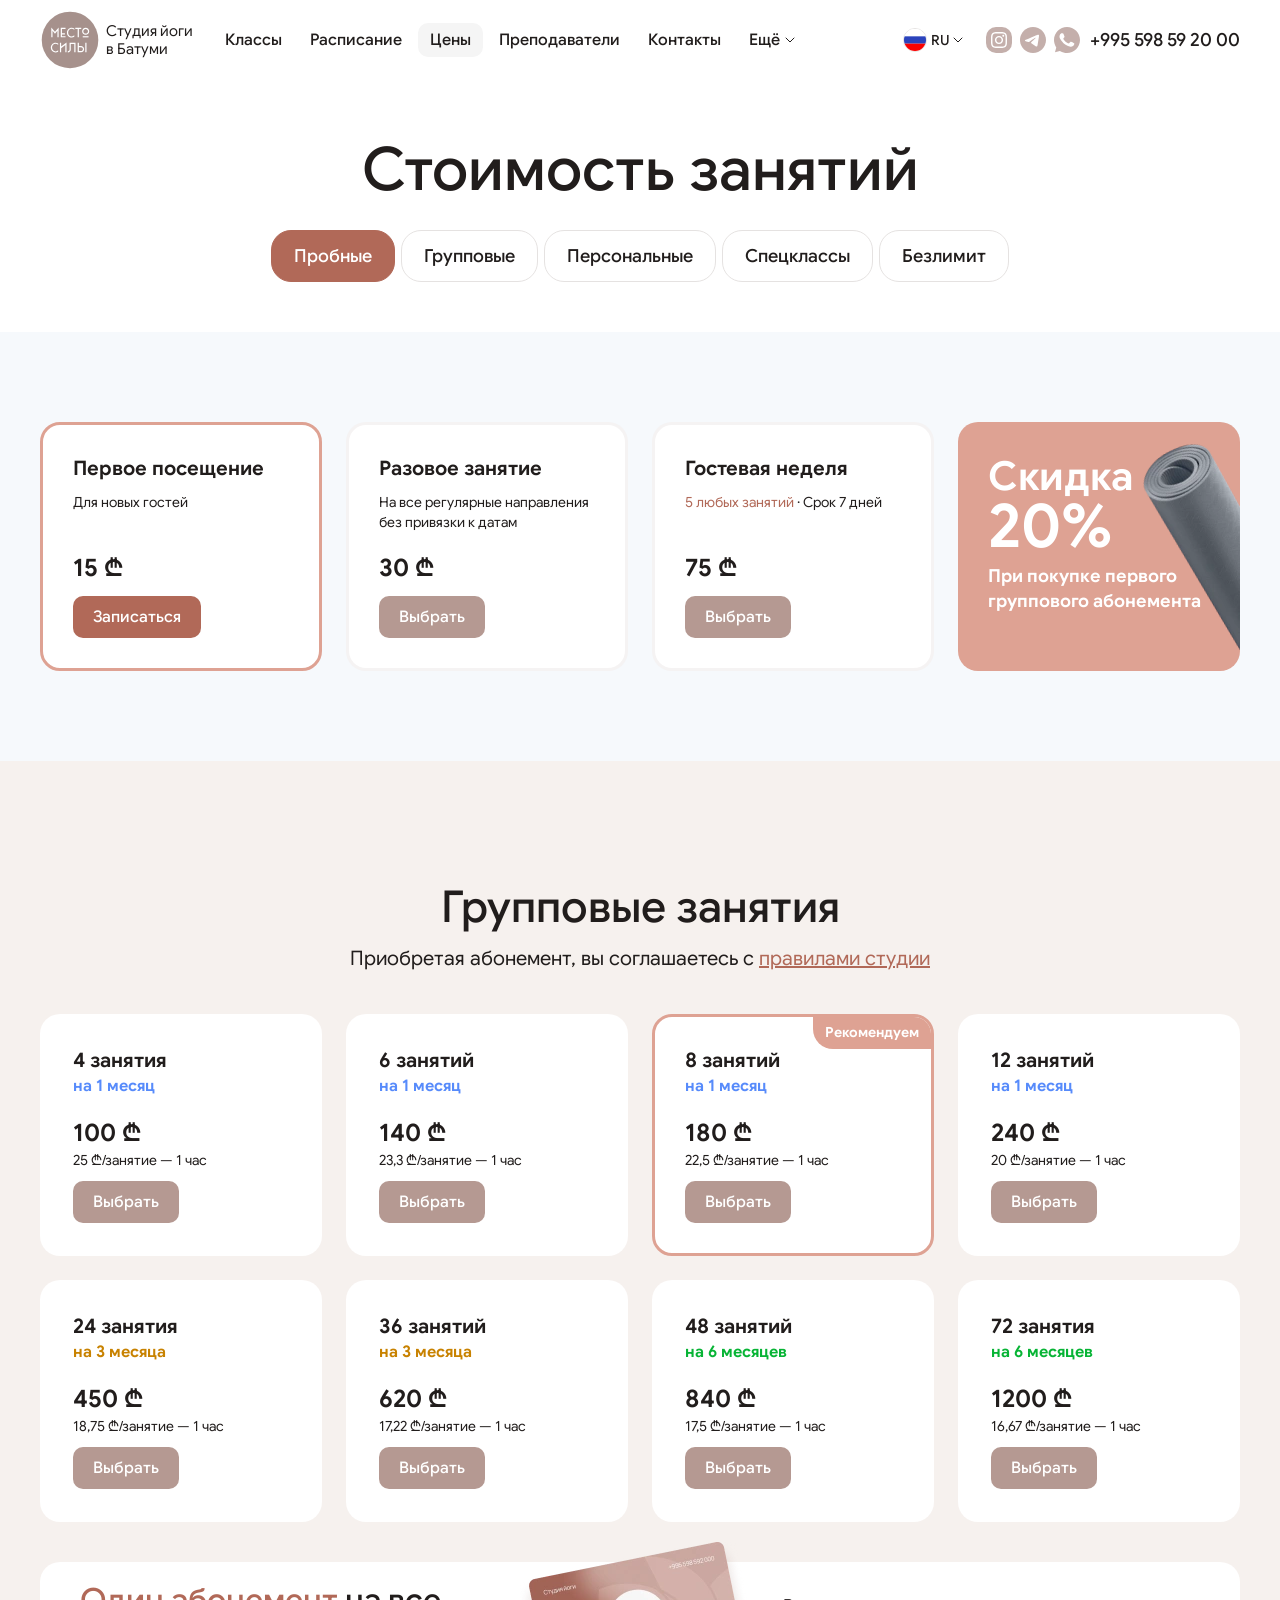
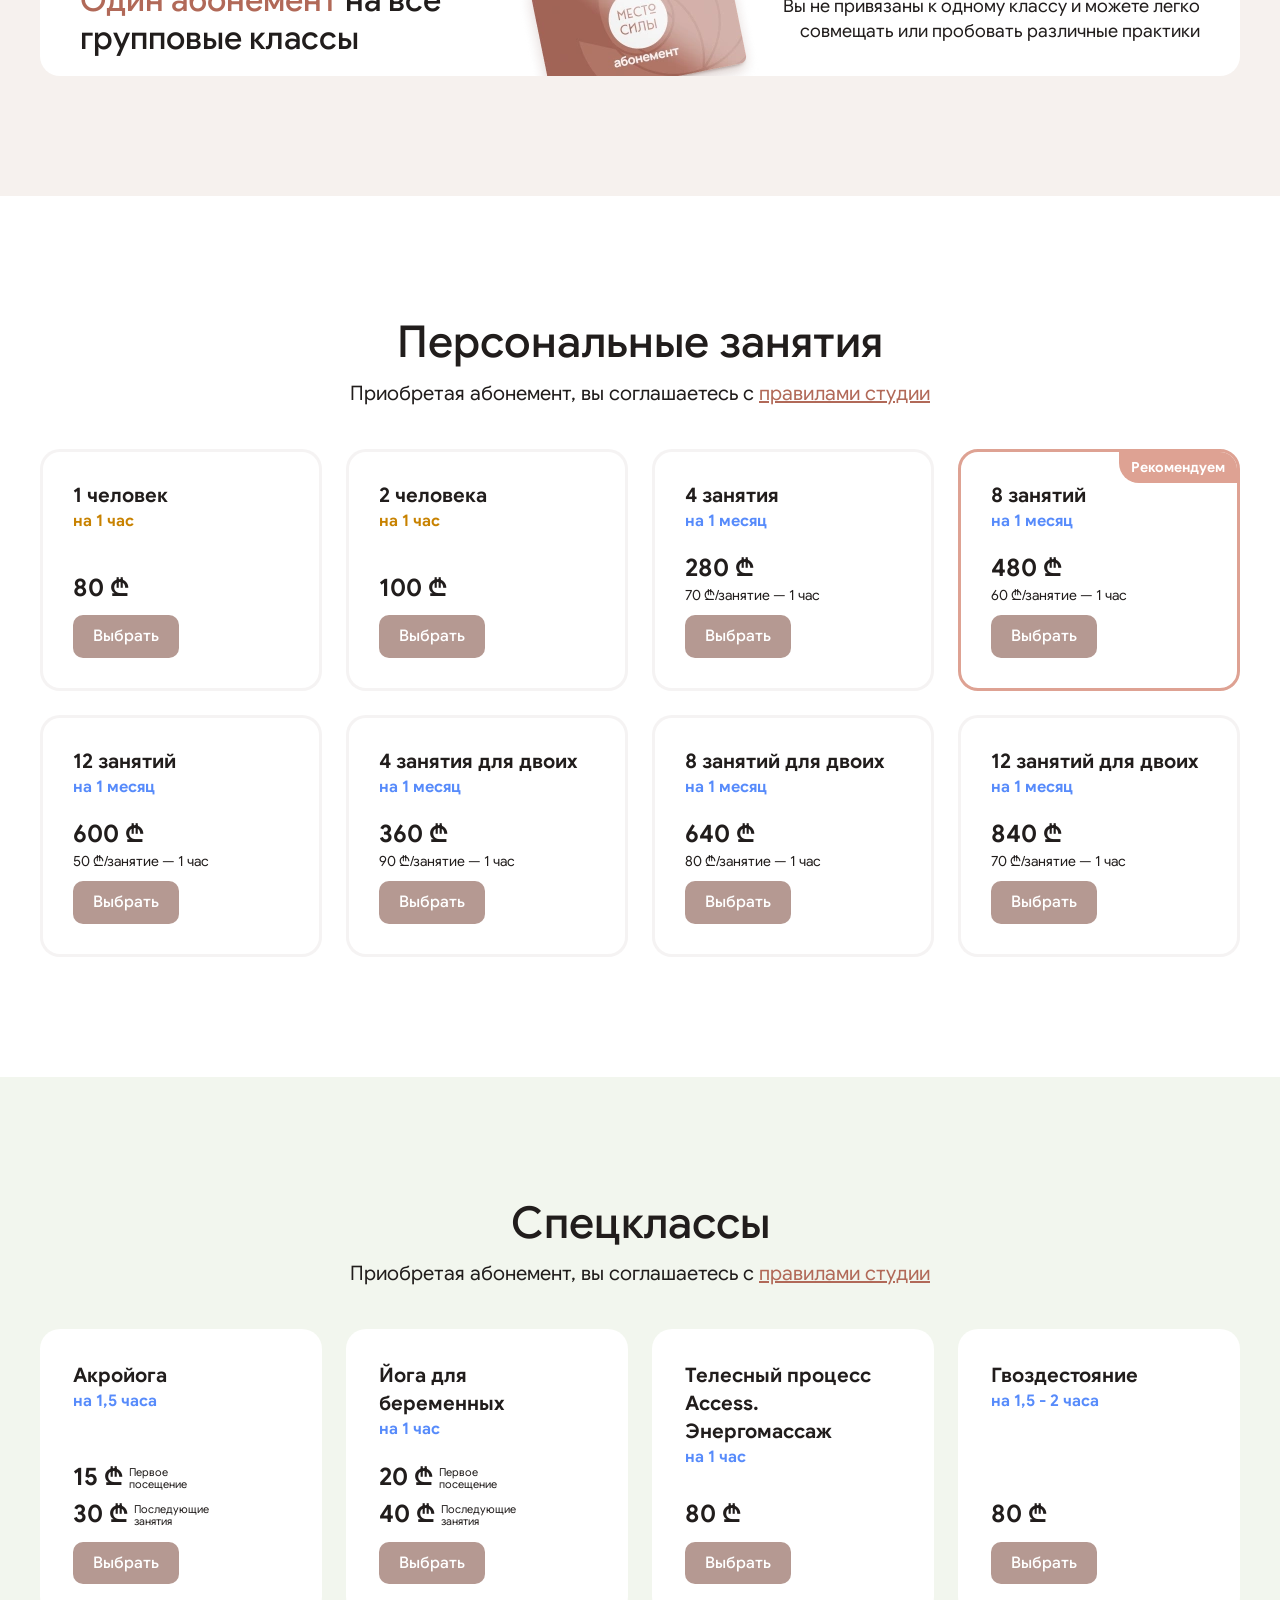
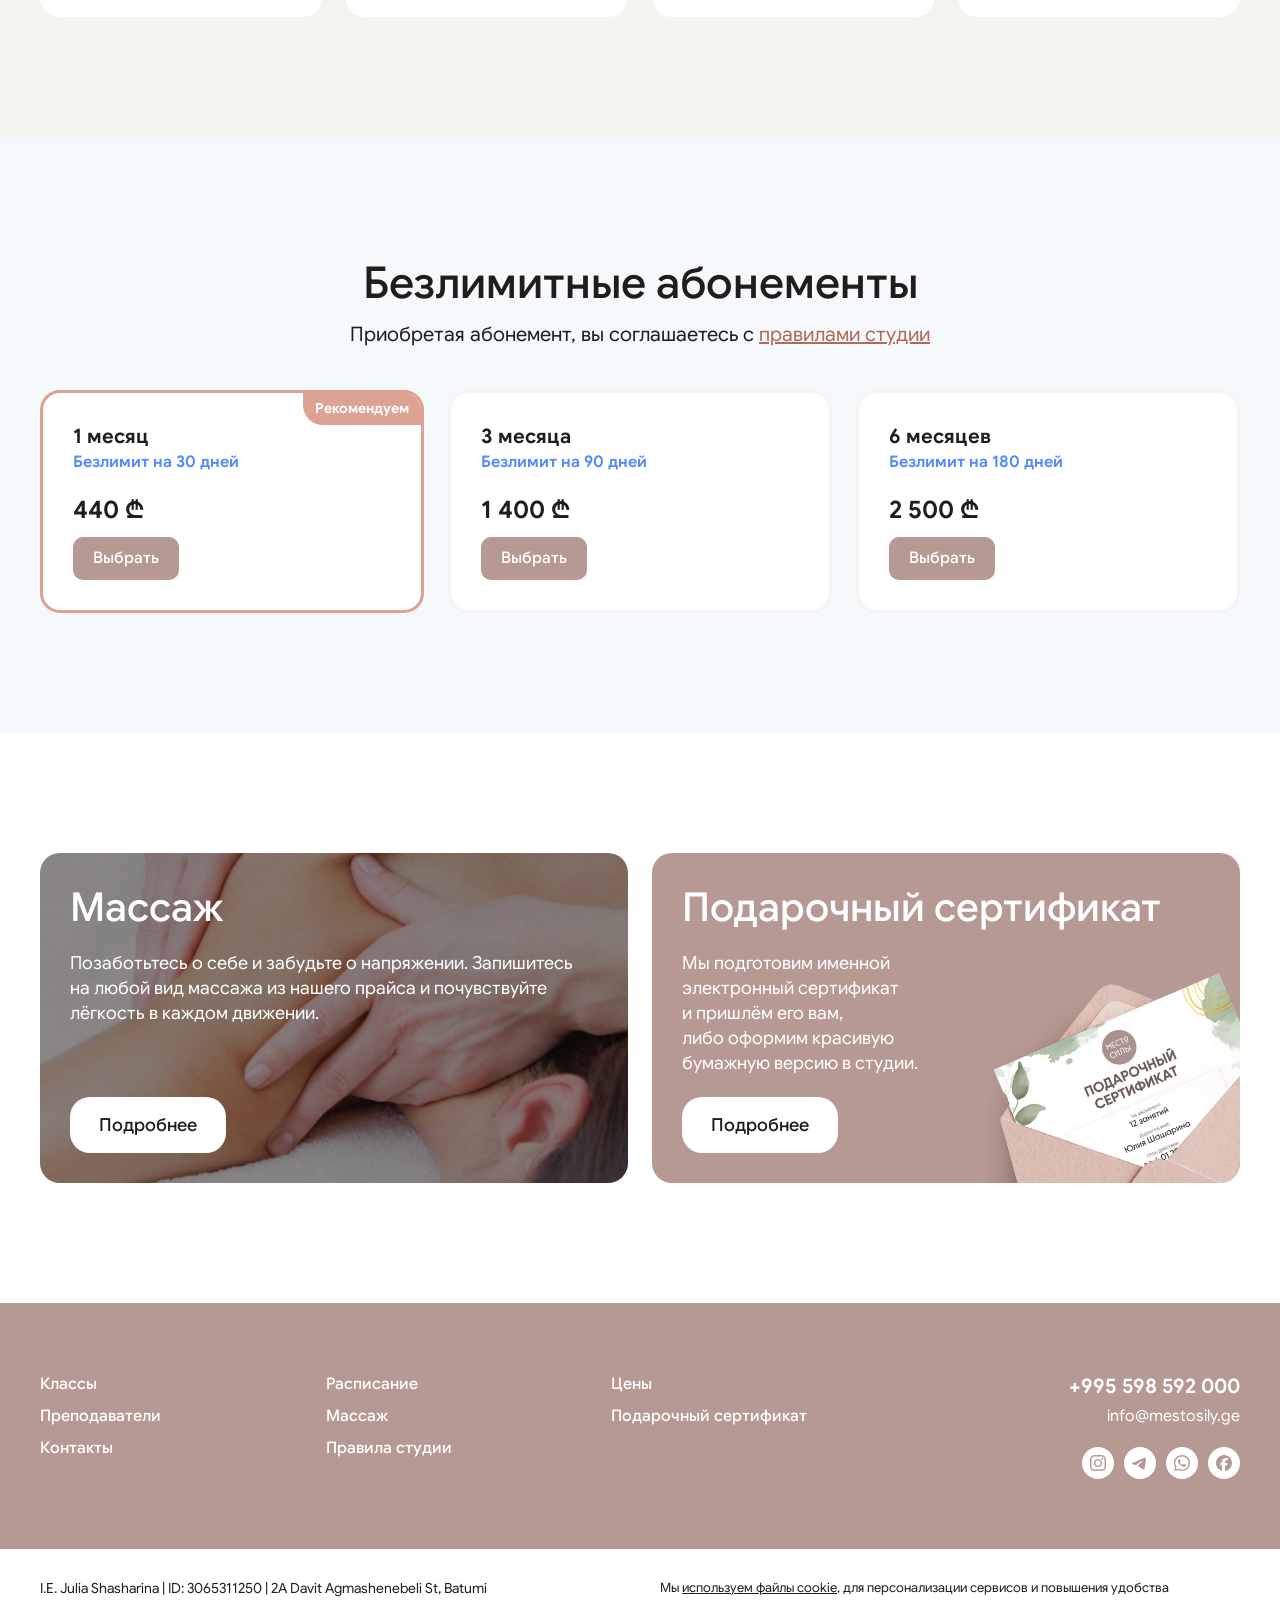
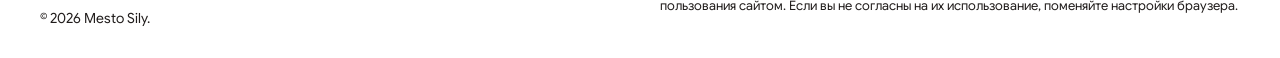
<file: prices.html>
<!doctype html>
<html lang="ru">

<head>
  <meta charset="UTF-8" />
  <meta name="viewport" content="width=device-width, initial-scale=1.0" />
  <title>Стоимость занятий | «Место Силы»</title>
  <link rel="preload" as="image" href="assets/img/content/pages/home/hero-bg-mobile.webp" />
  <link rel="preload" as="image" href="assets/img/content/pages/home/hero-bg.webp" />
  <meta name="theme-color" content="#f5f5f5" />
  <link rel="icon" href="assets/img/favicon/favicon.ico" sizes="any" />
  <link rel="icon" href="assets/img/favicon/favicon-32x32.png" type="image/png" />
  <link rel="apple-touch-icon" href="assets/img/favicon/apple-touch-icon.png" />
  <link rel="icon" type="image/png" href="/assets/favicon/favicon-96x96.png" sizes="96x96" />
  <link rel="stylesheet" href="assets/css/swiper/swiper-bundle.min.css" />
  <link rel="stylesheet" href="assets/css/glightbox/glightbox.min.css" />
  <link rel="stylesheet" href="assets/css/main.css" />
</head>

<body>
  <div class="scroll-anchor" id="scroll-anchor"></div>
  <header class="header">
    <div class="container">
      <div class="header__wrapper">
        <div class="header__logo">
          <a href="index.html" class="logo__link">
            <img src="assets/img/common/logo-mestosily.svg" alt="Студия йоги Место Силы в Батуми — логотип"
              class="logo-img" />
          </a>
          <span class="header__logo-description">Студия йоги<br />в Батуми</span>
        </div>
        <nav class="header__menu menu">
          <button class="menu__burger-btn">
            <span></span>
            <span></span>
            <span></span>
          </button>
          <div class="menu__wrapper">
            <ul class="menu__list">
              <li class="menu__item">
                <a href="classes.html" class="menu__link">Классы</a>
              </li>
              <li class="menu__item">
                <a href="schedule.html" class="menu__link">Расписание</a>
              </li>
              <li class="menu__item">
                <a href="prices.html" class="menu__link menu__link--active">Цены</a>
              </li>
              <li class="menu__item">
                <a href="teachers.html" class="menu__link">Преподаватели</a>
              </li>
              <li class="menu__item">
                <a href="contacts.html" class="menu__link">Контакты</a>
              </li>
              <li class="menu__item">
                <span class="menu__link menu__link--more">Ещё</span>
                <ul class="menu__sub-menu sub-menu">
                  <li class="menu__sub-menu-item">
                    <a href="massage.html" class="menu__link">Массаж</a>
                  </li>
                  <li class="menu__sub-menu-item">
                    <a href="gift-certificate.html" class="menu__link">Подарочный сертификат</a>
                  </li>
                  <li class="menu__sub-menu-item">
                    <a href="rules.html" class="menu__link">Правила студии</a>
                  </li>
                </ul>
              </li>
            </ul>

            <div class="menu__mobile-contacts">
              <ul class="menu__social-list">
                <li class="menu__social-item">
                  <a href="https://www.instagram.com/mesto_sily_batumi/" class="menu__social-link"
                    aria-label="Написать в Instagram" target="_blank">
                    <svg class="menu__social-icon">
                      <use xlink:href="assets/img/common/sprite.svg#icon-instagram"></use>
                    </svg>
                  </a>
                </li>
                <li class="menu__social-item">
                  <a href="https://t.me/silabatumi" class="menu__social-link" aria-label="Написать в Telegram"
                    target="_blank">
                    <svg class="menu__social-icon">
                      <use xlink:href="assets/img/common/sprite.svg#icon-telegram"></use>
                    </svg>
                  </a>
                </li>
                <li class="menu__social-item">
                  <a href="https://api.whatsapp.com/send?phone=995598592000" class="menu__social-link"
                    aria-label="Написать в WhatsApp" target="_blank">
                    <svg class="menu__social-icon">
                      <use xlink:href="assets/img/common/sprite.svg#icon-whatsapp"></use>
                    </svg>
                  </a>
                </li>
              </ul>
              <div class="menu__tel">
                <a href="tel:+995598592000" class="menu__tel-link">+995 598 59 20 00</a>
              </div>
            </div>
          </div>
        </nav>
        <div class="header__actions">
          <div class="header__lang">
            <button class="header__lang-btn">
              <img src="assets/img/common/flag-ru.svg" alt="flag-ru" class="header__lang-flag flag-img" />
              ru
            </button>
            <ul class="header__lang-list">
              <li class="header__lang-item">
                <a href="#" class="header__lang-link header__lang-link--active">
                  <img src="assets/img/common/flag-ru.svg" alt="flag-ru" class="header__lang-flag flag-img" />
                  ru
                </a>
              </li>
              <li class="header__lang-item">
                <a href="#" class="header__lang-link">
                  <img src="assets/img/common/flag-en.svg" alt="flag-en" class="header__lang-flag flag-img" />
                  en
                </a>
              </li>
              <li class="header__lang-item">
                <a href="#" class="header__lang-link">
                  <img src="assets/img/common/flag-ge.svg" alt="flag-ge" class="header__lang-flag flag-img" />
                  ge
                </a>
              </li>
            </ul>
          </div>
          <div class="header__contacts">
            <ul class="header__social-list">
              <li class="header__social-item">
                <a href="https://www.instagram.com/mesto_sily_batumi/" class="header__social-link"
                  aria-label="Написать в Instagram" target="_blank">
                  <svg class="header__social-icon" width="26" height="26">
                    <use xlink:href="assets/img/common/sprite.svg#icon-instagram"></use>
                  </svg>
                </a>
              </li>
              <li class="header__social-item">
                <a href="https://t.me/silabatumi" class="header__social-link" aria-label="Написать в Telegram"
                  target="_blank">
                  <svg class="header__social-icon" width="26" height="26">
                    <use xlink:href="assets/img/common/sprite.svg#icon-telegram"></use>
                  </svg>
                </a>
              </li>
              <li class="header__social-item">
                <a href="https://api.whatsapp.com/send?phone=995598592000" class="header__social-link"
                  aria-label="Написать в WhatsApp" target="_blank">
                  <svg class="header__social-icon" width="26" height="26">
                    <use xlink:href="assets/img/common/sprite.svg#icon-whatsapp"></use>
                  </svg>
                </a>
              </li>
            </ul>
            <div class="header__tel">
              <a href="tel:+995598592000" class="header__tel-link">+995 598 59 20 00</a>
            </div>
          </div>
        </div>
      </div>
    </div>
  </header>

  <main class="main">
    <section class="prices-intro section-first">
      <div class="container">
        <div class="prices-intro__inner">
          <h1 class="prices-intro__title">Стоимость занятий</h1>
        </div>
      </div>
    </section>

    <section class="prices-nav">
      <div class="container">
        <div class="prices-nav__inner">
          <ul class="filter prices-nav__list">
            <li class="filter__item">
              <a href="#prices-starter" class="filter__btn filter__btn--active js-prices-nav-link">Пробные</a>
            </li>
            <li class="filter__item">
              <a href="#pricing-groups" class="filter__btn js-prices-nav-link">️Групповые</a>
            </li>
            <li class="prices-intro__nav-item filter__item">
              <a href="#pricing-private" class="filter__btn js-prices-nav-link">Персональные</a>
            </li>
            <li class="prices-intro__nav-item filter__item">
              <a href="#pricing-special" class="filter__btn js-prices-nav-link">Спецклассы</a>
            </li>
            <li class="prices-intro__nav-item filter__item">
              <a href="#pricing-unlimited" class="filter__btn js-prices-nav-link">Безлимит</a>
            </li>
          </ul>
        </div>
      </div>
    </section>

    <section id="prices-starter" class="prices-starter js-prices-section">
      <div class="container">
        <div class="prices-starter__inner prices-section-inner">
          <h2 class="visually-hidden">Стоимость пробных занятий</h2>
          <ul class="prices-starter__grid">
            <li class="prices-starter__item">
              <article class="price-card price-card--border price-card--first-visit">
                <div class="price-card__header">
                  <h3 class="price-card__title">Первое посещение</h3>
                  <p class="price-card__description">Для новых гостей</p>
                </div>
                <div class="price-card__body">
                  <div class="price-card__prices">
                    <div class="price-card__price-column">
                      <div class="price-card__price-row">
                        <span class="price-card__price-value">15 ₾</span>
                      </div>
                    </div>
                  </div>
                  <a href="#" class="price-card__btn btn-price btn-price--first-visit">Записаться</a>
                </div>
              </article>
            </li>

            <li class="prices-starter__item">
              <article class="price-card price-card--border price-card--border">
                <div class="price-card__header">
                  <h3 class="price-card__title">Разовое занятие</h3>
                  <p class="price-card__description">На все регулярные направления без привязки к датам</p>
                </div>
                <div class="price-card__body">
                  <div class="price-card__prices">
                    <div class="price-card__price-column">
                      <div class="price-card__price-row">
                        <span class="price-card__price-value">30 ₾</span>
                      </div>
                    </div>
                  </div>
                  <a href="#" class="price-card__btn btn-price">Выбрать</a>
                </div>
              </article>
            </li>

            <li class="prices-starter__item">
              <article class="price-card price-card--border">
                <div class="price-card__header">
                  <h3 class="price-card__title">Гостевая неделя</h3>
                  <p class="price-card__description"><span class="text-accent">5 любых занятий</span> · Срок 7 дней</p>
                </div>
                <div class="price-card__body">
                  <div class="price-card__prices">
                    <div class="price-card__price-column">
                      <div class="price-card__price-row">
                        <span class="price-card__price-value">75 ₾</span>
                      </div>
                    </div>
                  </div>
                  <a href="#" class="price-card__btn btn-price">Выбрать</a>
                </div>
              </article>
            </li>

            <li class="prices-starter__item">
              <div class="prices-starter__banner">
                <h3 class="prices-starter__banner-title">Скидка
                  <span class="prices-starter__banner-title-accent">20%</span>
                </h3>
                <p class="prices-starter__banner-description">При покупке первого группового абонемента</p>
              </div>
            </li>
          </ul>

        </div>
      </div>
    </section>

    <section id="pricing-groups" class="pricing-groups js-prices-section">
      <div class="container">
        <div class="pricing-groups__inner prices-section-inner">
          <div class="section-header">
            <h2 class="pricing-groups__title">Групповые занятия</h2>
            <div class="pricing-header__subtitle subtitle">Приобретая абонемент, вы соглашаетесь с <a href="rules.html"
                class="link-primary">правилами студии</a>
            </div>
          </div>
          <ul class="prices-starter__grid">

            <li class="prices-starter__item">
              <article class="price-card">
                <div class="price-card__header">
                  <h3 class="price-card__title">4 занятия</h3>
                  <span class="price-card__duration price-card__duration--blue">на 1 месяц</span>
                </div>
                <div class="price-card__body">
                  <div class="price-card__prices">
                    <div class="price-card__price-column">
                      <div class="price-card__price-row">
                        <span class="price-card__price-value">100 ₾</span>
                      </div>
                      <span class="price-card__price-unit">25 ₾/занятие — 1 час</span>
                    </div>
                  </div>
                  <a href="#" class="price-card__btn btn-price">Выбрать</a>
                </div>
              </article>
            </li>

            <li class="prices-starter__item">
              <article class="price-card">
                <div class="price-card__header">
                  <h3 class="price-card__title">6 занятий</h3>
                  <span class="price-card__duration price-card__duration--blue">на 1 месяц</span>
                </div>
                <div class="price-card__body">
                  <div class="price-card__prices">
                    <div class="price-card__price-column">
                      <div class="price-card__price-row">
                        <span class="price-card__price-value">140 ₾</span>
                      </div>
                      <span class="price-card__price-unit">23,3 ₾/занятие — 1 час</span>
                    </div>
                  </div>
                  <a href="#" class="price-card__btn btn-price">Выбрать</a>
                </div>
              </article>
            </li>

            <li class="prices-starter__item">
              <article class="price-card price-card--recommended">
                <span class="price-card__label-accent">Рекомендуем</span>
                <div class="price-card__header">
                  <h3 class="price-card__title">8 занятий</h3>
                  <span class="price-card__duration price-card__duration--blue">на 1 месяц</span>
                </div>
                <div class="price-card__body">
                  <div class="price-card__prices">
                    <div class="price-card__price-column">
                      <div class="price-card__price-row">
                        <span class="price-card__price-value">180 ₾</span>
                      </div>
                      <span class="price-card__price-unit">22,5 ₾/занятие — 1 час</span>
                    </div>
                  </div>
                  <a href="#" class="price-card__btn btn-price">Выбрать</a>
                </div>
              </article>
            </li>

            <li class="prices-starter__item">
              <article class="price-card">
                <div class="price-card__header">
                  <h3 class="price-card__title">12 занятий</h3>
                  <span class="price-card__duration price-card__duration--blue">на 1 месяц</span>
                </div>
                <div class="price-card__body">
                  <div class="price-card__prices">
                    <div class="price-card__price-column">
                      <div class="price-card__price-row">
                        <span class="price-card__price-value">240 ₾</span>
                      </div>
                      <span class="price-card__price-unit">20 ₾/занятие — 1 час</span>
                    </div>
                  </div>
                  <a href="#" class="price-card__btn btn-price">Выбрать</a>
                </div>
              </article>
            </li>

            <li class="prices-starter__item">
              <article class="price-card">
                <div class="price-card__header">
                  <h3 class="price-card__title">24 занятия</h3>
                  <span class="price-card__duration price-card__duration--orange">на 3 месяца</span>
                </div>
                <div class="price-card__body">
                  <div class="price-card__prices">
                    <div class="price-card__price-column">
                      <div class="price-card__price-row">
                        <span class="price-card__price-value">450 ₾</span>
                      </div>
                      <span class="price-card__price-unit">18,75 ₾/занятие — 1 час</span>
                    </div>
                  </div>
                  <a href="#" class="price-card__btn btn-price">Выбрать</a>
                </div>
              </article>
            </li>

            <li class="prices-starter__item">
              <article class="price-card">
                <div class="price-card__header">
                  <h3 class="price-card__title">36 занятий</h3>
                  <span class="price-card__duration price-card__duration--orange">на 3 месяца</span>
                </div>
                <div class="price-card__body">
                  <div class="price-card__prices">
                    <div class="price-card__price-column">
                      <div class="price-card__price-row">
                        <span class="price-card__price-value">620 ₾</span>
                      </div>
                      <span class="price-card__price-unit">17,22 ₾/занятие — 1 час</span>
                    </div>
                  </div>
                  <a href="#" class="price-card__btn btn-price">Выбрать</a>
                </div>
              </article>
            </li>

            <li class="prices-starter__item">
              <article class="price-card">
                <div class="price-card__header">
                  <h3 class="price-card__title">48 занятий</h3>
                  <span class="price-card__duration price-card__duration--green">на 6 месяцев</span>
                </div>
                <div class="price-card__body">
                  <div class="price-card__prices">
                    <div class="price-card__price-column">
                      <div class="price-card__price-row">
                        <span class="price-card__price-value">840 ₾</span>
                      </div>
                      <span class="price-card__price-unit">17,5 ₾/занятие — 1 час</span>
                    </div>
                  </div>
                  <a href="#" class="price-card__btn btn-price">Выбрать</a>
                </div>
              </article>
            </li>

            <li class="prices-starter__item">
              <article class="price-card">
                <div class="price-card__header">
                  <h3 class="price-card__title">72 занятия</h3>
                  <span class="price-card__duration price-card__duration--green">на 6 месяцев</span>
                </div>
                <div class="price-card__body">
                  <div class="price-card__prices">
                    <div class="price-card__price-column">
                      <div class="price-card__price-row">
                        <span class="price-card__price-value">1200 ₾</span>
                      </div>
                      <span class="price-card__price-unit">16,67 ₾/занятие — 1 час</span>
                    </div>
                  </div>
                  <a href="#" class="price-card__btn btn-price">Выбрать</a>
                </div>
              </article>
            </li>
          </ul>
          <div class="pricing-groups__banner">
            <h3 class="pricing-groups__banner-title"><span class="text-accent">Один абонемент </span>
              на все групповые классы</h3>
            <img src="assets/img/content/banners/banner-membership.webp" alt="" class="pricing-groups__banner-img">
            <p class="pricing-groups__banner-description">Вы не привязаны к одному классу и можете легко совмещать
              или пробовать различные практики</p>
          </div>
        </div>
      </div>
    </section>

    <section id="pricing-private" class="pricing-private js-prices-section">
      <div class="container">
        <div class="pricing-groups__inner prices-section-inner">
          <div class="section-header">
            <h2 class="pricing-groups__title">Персональные занятия</h2>
            <div class="pricing-header__subtitle subtitle">Приобретая абонемент, вы соглашаетесь с <a href="rules.html"
                class="link-primary">правилами студии</a>
            </div>
          </div>
          <ul class="prices-starter__grid">

            <li class="prices-starter__item">
              <article class="price-card price-card--border">
                <div class="price-card__header">
                  <h3 class="price-card__title">1 человек</h3>
                  <span class="price-card__duration price-card__duration--orange">на 1 час</span>
                </div>
                <div class="price-card__body">
                  <div class="price-card__prices">
                    <div class="price-card__price-column">
                      <div class="price-card__price-row">
                        <span class="price-card__price-value">80 ₾</span>
                      </div>
                    </div>
                  </div>
                  <a href="#" class="price-card__btn btn-price">Выбрать</a>
                </div>
              </article>
            </li>

            <li class="prices-starter__item">
              <article class="price-card price-card--border">
                <div class="price-card__header">
                  <h3 class="price-card__title">2 человека</h3>
                  <span class="price-card__duration price-card__duration--orange">на 1 час</span>
                </div>
                <div class="price-card__body">
                  <div class="price-card__prices">
                    <div class="price-card__price-column">
                      <div class="price-card__price-row">
                        <span class="price-card__price-value">100 ₾</span>
                      </div>
                    </div>
                  </div>
                  <a href="#" class="price-card__btn btn-price">Выбрать</a>
                </div>
              </article>
            </li>

            <li class="prices-starter__item">
              <article class="price-card price-card--border">
                <div class="price-card__header">
                  <h3 class="price-card__title">4 занятия</h3>
                  <span class="price-card__duration price-card__duration--blue">на 1 месяц</span>
                </div>
                <div class="price-card__body">
                  <div class="price-card__prices">
                    <div class="price-card__price-column">
                      <div class="price-card__price-row">
                        <span class="price-card__price-value">280 ₾</span>
                      </div>
                      <span class="price-card__price-unit">70 ₾/занятие — 1 час</span>
                    </div>
                  </div>
                  <a href="#" class="price-card__btn btn-price">Выбрать</a>
                </div>
              </article>
            </li>

            <li class="prices-starter__item">
              <article class="price-card price-card--recommended">
                <span class="price-card__label-accent">Рекомендуем</span>
                <div class="price-card__header">
                  <h3 class="price-card__title">8 занятий</h3>
                  <span class="price-card__duration price-card__duration--blue">на 1 месяц</span>
                </div>
                <div class="price-card__body">
                  <div class="price-card__prices">
                    <div class="price-card__price-column">
                      <div class="price-card__price-row">
                        <span class="price-card__price-value">480 ₾</span>
                      </div>
                      <span class="price-card__price-unit">60 ₾/занятие — 1 час</span>
                    </div>
                  </div>
                  <a href="#" class="price-card__btn btn-price">Выбрать</a>
                </div>
              </article>
            </li>

            <li class="prices-starter__item">
              <article class="price-card price-card--border">
                <div class="price-card__header">
                  <h3 class="price-card__title">12 занятий</h3>
                  <span class="price-card__duration price-card__duration--blue">на 1 месяц</span>
                </div>
                <div class="price-card__body">
                  <div class="price-card__prices">
                    <div class="price-card__price-column">
                      <div class="price-card__price-row">
                        <span class="price-card__price-value">600 ₾</span>
                      </div>
                      <span class="price-card__price-unit">50 ₾/занятие — 1 час</span>
                    </div>
                  </div>
                  <a href="#" class="price-card__btn btn-price">Выбрать</a>
                </div>
              </article>
            </li>

            <li class="prices-starter__item">
              <article class="price-card price-card--border">
                <div class="price-card__header">
                  <h3 class="price-card__title">4 занятия для двоих</h3>
                  <span class="price-card__duration price-card__duration--blue">на 1 месяц</span>
                </div>
                <div class="price-card__body">
                  <div class="price-card__prices">
                    <div class="price-card__price-column">
                      <div class="price-card__price-row">
                        <span class="price-card__price-value">360 ₾</span>
                      </div>
                      <span class="price-card__price-unit">90 ₾/занятие — 1 час</span>
                    </div>
                  </div>
                  <a href="#" class="price-card__btn btn-price">Выбрать</a>
                </div>
              </article>
            </li>

            <li class="prices-starter__item">
              <article class="price-card price-card--border">
                <div class="price-card__header">
                  <h3 class="price-card__title">8 занятий для двоих</h3>
                  <span class="price-card__duration price-card__duration--blue">на 1 месяц</span>
                </div>
                <div class="price-card__body">
                  <div class="price-card__prices">
                    <div class="price-card__price-column">
                      <div class="price-card__price-row">
                        <span class="price-card__price-value">640 ₾</span>
                      </div>
                      <span class="price-card__price-unit">80 ₾/занятие — 1 час</span>
                    </div>
                  </div>
                  <a href="#" class="price-card__btn btn-price">Выбрать</a>
                </div>
              </article>
            </li>

            <li class="prices-starter__item">
              <article class="price-card price-card--border">
                <div class="price-card__header">
                  <h3 class="price-card__title">12 занятий для двоих</h3>
                  <span class="price-card__duration price-card__duration--blue">на 1 месяц</span>
                </div>
                <div class="price-card__body">
                  <div class="price-card__prices">
                    <div class="price-card__price-column">
                      <div class="price-card__price-row">
                        <span class="price-card__price-value">840 ₾</span>
                      </div>
                      <span class="price-card__price-unit">70 ₾/занятие — 1 час</span>
                    </div>
                  </div>
                  <a href="#" class="price-card__btn btn-price">Выбрать</a>
                </div>
              </article>
            </li>
          </ul>
        </div>
      </div>
    </section>

    <section id="pricing-special" class="pricing-special js-prices-section">
      <div class="container">
        <div class="pricing-groups__inner prices-section-inner">
          <div class="section-header">
            <h2 class="pricing-groups__title">Спецклассы</h2>
            <div class="pricing-header__subtitle subtitle">Приобретая абонемент, вы соглашаетесь с <a href="rules.html"
                class="link-primary">правилами студии</a>
            </div>
          </div>
          <ul class="prices-starter__grid">

            <li class="prices-starter__item">
              <article class="price-card">
                <div class="price-card__header">
                  <h3 class="price-card__title">Акройога</h3>
                  <span class="price-card__duration price-card__duration--blue">на 1,5 часа</span>
                </div>
                <div class="price-card__body">
                  <div class="price-card__prices">
                    <div class="price-card__price-column">
                      <div class="price-card__price-row">
                        <span class="price-card__price-value">15 ₾</span>
                        <span class="price-card__price-description">Первое<br>посещение</span>
                      </div>
                    </div>
                    <div class="price-card__price-column">
                      <div class="price-card__price-row">
                        <span class="price-card__price-value">30 ₾</span>
                        <span class="price-card__price-description">Последующие<br>занятия</span>
                      </div>
                    </div>
                  </div>
                  <a href="#" class="price-card__btn btn-price">Выбрать</a>
                </div>
              </article>
            </li>

            <li class="prices-starter__item">
              <article class="price-card">
                <div class="price-card__header">
                  <h3 class="price-card__title">Йога для беременных</h3>
                  <span class="price-card__duration price-card__duration--blue">на 1 час</span>
                </div>
                <div class="price-card__body">
                  <div class="price-card__prices">
                    <div class="price-card__price-column">
                      <div class="price-card__price-row">
                        <span class="price-card__price-value">20 ₾</span>
                        <span class="price-card__price-description">Первое<br>посещение</span>
                      </div>
                    </div>
                    <div class="price-card__price-column">
                      <div class="price-card__price-row">
                        <span class="price-card__price-value">40 ₾</span>
                        <span class="price-card__price-description">Последующие<br>занятия</span>
                      </div>
                    </div>
                  </div>
                  <a href="#" class="price-card__btn btn-price">Выбрать</a>
                </div>
              </article>
            </li>

            <li class="prices-starter__item">
              <article class="price-card">
                <div class="price-card__header">
                  <h3 class="price-card__title">Телесный процесс Access. Энергомассаж</h3>
                  <span class="price-card__duration price-card__duration--blue">на 1 час</span>
                </div>
                <div class="price-card__body">
                  <div class="price-card__prices">
                    <div class="price-card__price-column">
                      <div class="price-card__price-row">
                        <span class="price-card__price-value">80 ₾</span>
                      </div>
                    </div>
                  </div>
                  <a href="#" class="price-card__btn btn-price">Выбрать</a>
                </div>
              </article>
            </li>

            <li class="prices-starter__item">
              <article class="price-card">
                <div class="price-card__header">
                  <h3 class="price-card__title">Гвоздестояние</h3>
                  <span class="price-card__duration price-card__duration--blue">на 1,5 - 2 часа</span>
                </div>
                <div class="price-card__body">
                  <div class="price-card__prices">
                    <div class="price-card__price-column">
                      <div class="price-card__price-row">
                        <span class="price-card__price-value">80 ₾</span>
                      </div>
                    </div>
                  </div>
                  <a href="#" class="price-card__btn btn-price">Выбрать</a>
                </div>
              </article>
            </li>

          </ul>
        </div>
      </div>
    </section>

    <section id="pricing-unlimited" class="pricing-unlimited js-prices-section mb">
      <div class="container">
        <div class="pricing-unlimited__inner prices-section-inner">
          <div class="section-header">
            <h2 class="pricing-unlimited__title">Безлимитные абонементы</h2>
            <div class="pricing-header__subtitle subtitle">Приобретая абонемент, вы соглашаетесь с <a href="rules.html"
                class="link-primary">правилами студии</a>
            </div>
          </div>
          <ul class="pricing-unlimited__grid">

            <li class="pricing-unlimited__item">
              <article class="price-card price-card--border price-card--recommended">
                <span class="price-card__label-accent">Рекомендуем</span>
                <div class="price-card__header">
                  <h3 class="price-card__title">1 месяц</h3>
                  <span class="price-card__duration price-card__duration--blue">Безлимит на 30 дней</span>
                </div>
                <div class="price-card__body">
                  <div class="price-card__prices">
                    <div class="price-card__price-column">
                      <div class="price-card__price-row">
                        <span class="price-card__price-value">440 ₾</span>
                      </div>
                    </div>
                  </div>
                  <a href="#" class="price-card__btn btn-price">Выбрать</a>
                </div>
              </article>
            </li>

            <li class="prices-starter__item">
              <article class="price-card price-card--border">
                <div class="price-card__header">
                  <h3 class="price-card__title">3 месяца</h3>
                  <span class="price-card__duration price-card__duration--blue">Безлимит на 90 дней</span>
                </div>
                <div class="price-card__body">
                  <div class="price-card__prices">
                    <div class="price-card__price-column">
                      <div class="price-card__price-row">
                        <span class="price-card__price-value">1 400 ₾</span>
                      </div>
                    </div>
                  </div>
                  <a href="#" class="price-card__btn btn-price">Выбрать</a>
                </div>
              </article>
            </li>

            <li class="prices-starter__item">
              <article class="price-card price-card--border">
                <div class="price-card__header">
                  <h3 class="price-card__title">6 месяцев</h3>
                  <span class="price-card__duration price-card__duration--blue">Безлимит на 180 дней</span>
                </div>
                <div class="price-card__body">
                  <div class="price-card__prices">
                    <div class="price-card__price-column">
                      <div class="price-card__price-row">
                        <span class="price-card__price-value">2 500 ₾</span>
                      </div>
                    </div>
                  </div>
                  <a href="#" class="price-card__btn btn-price">Выбрать</a>
                </div>
              </article>
            </li>

          </ul>
        </div>
      </div>
    </section>

    <section class="pricing-banners mb">
      <div class="container">
        <div class="pricing-banners__inner">
          <article class="banner-small-massage">
            <div class="banner-small-massage__content">
              <h3 class="banner-small-massage__title">Массаж</h3>
              <p class="banner-small-massage__description">Позаботьтесь о себе и забудьте о напряжении.
                Запишитесь на любой вид массажа из нашего прайса и почувствуйте лёгкость в каждом движении.</p>
            </div>
            <a href="#" class="banner-small-massage__btn btn btn--secondary">Подробнее</a>
          </article>

          <article class="banner-small-certificate">
            <h2 class="banner-small-certificate__title">Подарочный сертификат</h2>
            <div class="banner-small-certificate__wrapper">
              <div class="banner-small-certificate__content">
                <p class="banner-small-certificate__description">Мы подготовим именной электронный сертификат и пришлём
                  его вам, либо оформим красивую бумажную версию в студии.</p>
                <a href="certificat.html" class="banner-small-certificate__btn btn btn--secondary">
                  Подробнее
                </a>
              </div>
              <img src="assets/img/content/banners/banner-certificate.webp" class="banner-small-certificate__img"
                alt="Подарочный сертификат на занятия йогой в Батуми" loading="lazy">
            </div>
          </article>

        </div>
      </div>
    </section>

  </main>
  <footer class="footer">
    <div class="footer__top">
      <div class="container">
        <div class="footer__top-inner">
          <ul class="footer__nav-list">
            <li class="footer__nav-item">
              <a href="#" class="footer__nav-link">Классы</a>
            </li>
            <li class="footer__nav-item">
              <a href="#" class="footer__nav-link">Расписание</a>
            </li>
            <li class="footer__nav-item">
              <a href="#" class="footer__nav-link">Цены</a>
            </li>
            <li class="footer__nav-item">
              <a href="#" class="footer__nav-link">Преподаватели</a>
            </li>
            <li class="footer__nav-item">
              <a href="#" class="footer__nav-link">Массаж</a>
            </li>
            <li class="footer__nav-item">
              <a href="#" class="footer__nav-link">Подарочный сертификат</a>
            </li>
            <li class="footer__nav-item">
              <a href="#" class="footer__nav-link">Контакты</a>
            </li>
            <li class="footer__nav-item">
              <a href="#" class="footer__nav-link">Правила студии</a>
            </li>
          </ul>

          <div class="footer__info">
            <div class="footer__info-item">
              <a href="tel:+995598592000" class="footer__phone">+995 598 592 000</a>
              <a href="mailto:info@mestosily.ge" class="footer__email">info@mestosily.ge</a>
            </div>
            <div class="footer__social-list">
              <a href="#" class="footer__social-link" aria-label="Мы в Instagram">
                <svg class="footer__social-icon">
                  <use xlink:href="assets/img/common/sprite.svg#icon-footer-instagram"></use>
                </svg>
              </a>
              <a href="#" class="footer__social-link" aria-label="Наш канал в Telegram">
                <svg class="footer__social-icon">
                  <use xlink:href="assets/img/common/sprite.svg#icon-footer-telegram"></use>
                </svg>
              </a>
              <a href="#" class="footer__social-link" aria-label="Написать нам в WhatsApp">
                <svg class="footer__social-icon">
                  <use xlink:href="assets/img/common/sprite.svg#icon-footer-whatsapp"></use>
                </svg>
              </a>
              <a href="#" class="footer__social-link" aria-label="Наша страница в Facebook">
                <svg class="footer__social-icon">
                  <use xlink:href="assets/img/common/sprite.svg#icon-footer-facebook"></use>
                </svg>
              </a>
            </div>
          </div>
        </div>
      </div>
    </div>
    <div class="footer__bottom">
      <div class="container">
        <div class="footer__bottom-inner">
          <div class="footer__legal">
            <p class="footer__owner">
              I.E. Julia Shasharina | ID: 3065311250 | 2A Davit Agmashenebeli
              St, Batumi
            </p>
            <p class="footer__copy">© 2026 Mesto Sily.</p>
          </div>

          <div class="footer__cookie">
            <p>
              Мы <a href="#" class="footer__cookie-link">используем файлы cookie</a>, для персонализации сервисов
              и повышения удобства пользования
              сайтом. Если вы не согласны на их использование, поменяйте
              настройки браузера.
            </p>
          </div>
        </div>
      </div>
    </div>
  </footer>

  <script src="assets/js/extensions/swiper/swiper-bundle.min.js"></script>
  <script src="assets/js/extensions/glightbox/glightbox.min.js"></script>
  <script type="module" src="assets/js/main.js"></script>
</body>

</html>
</file>
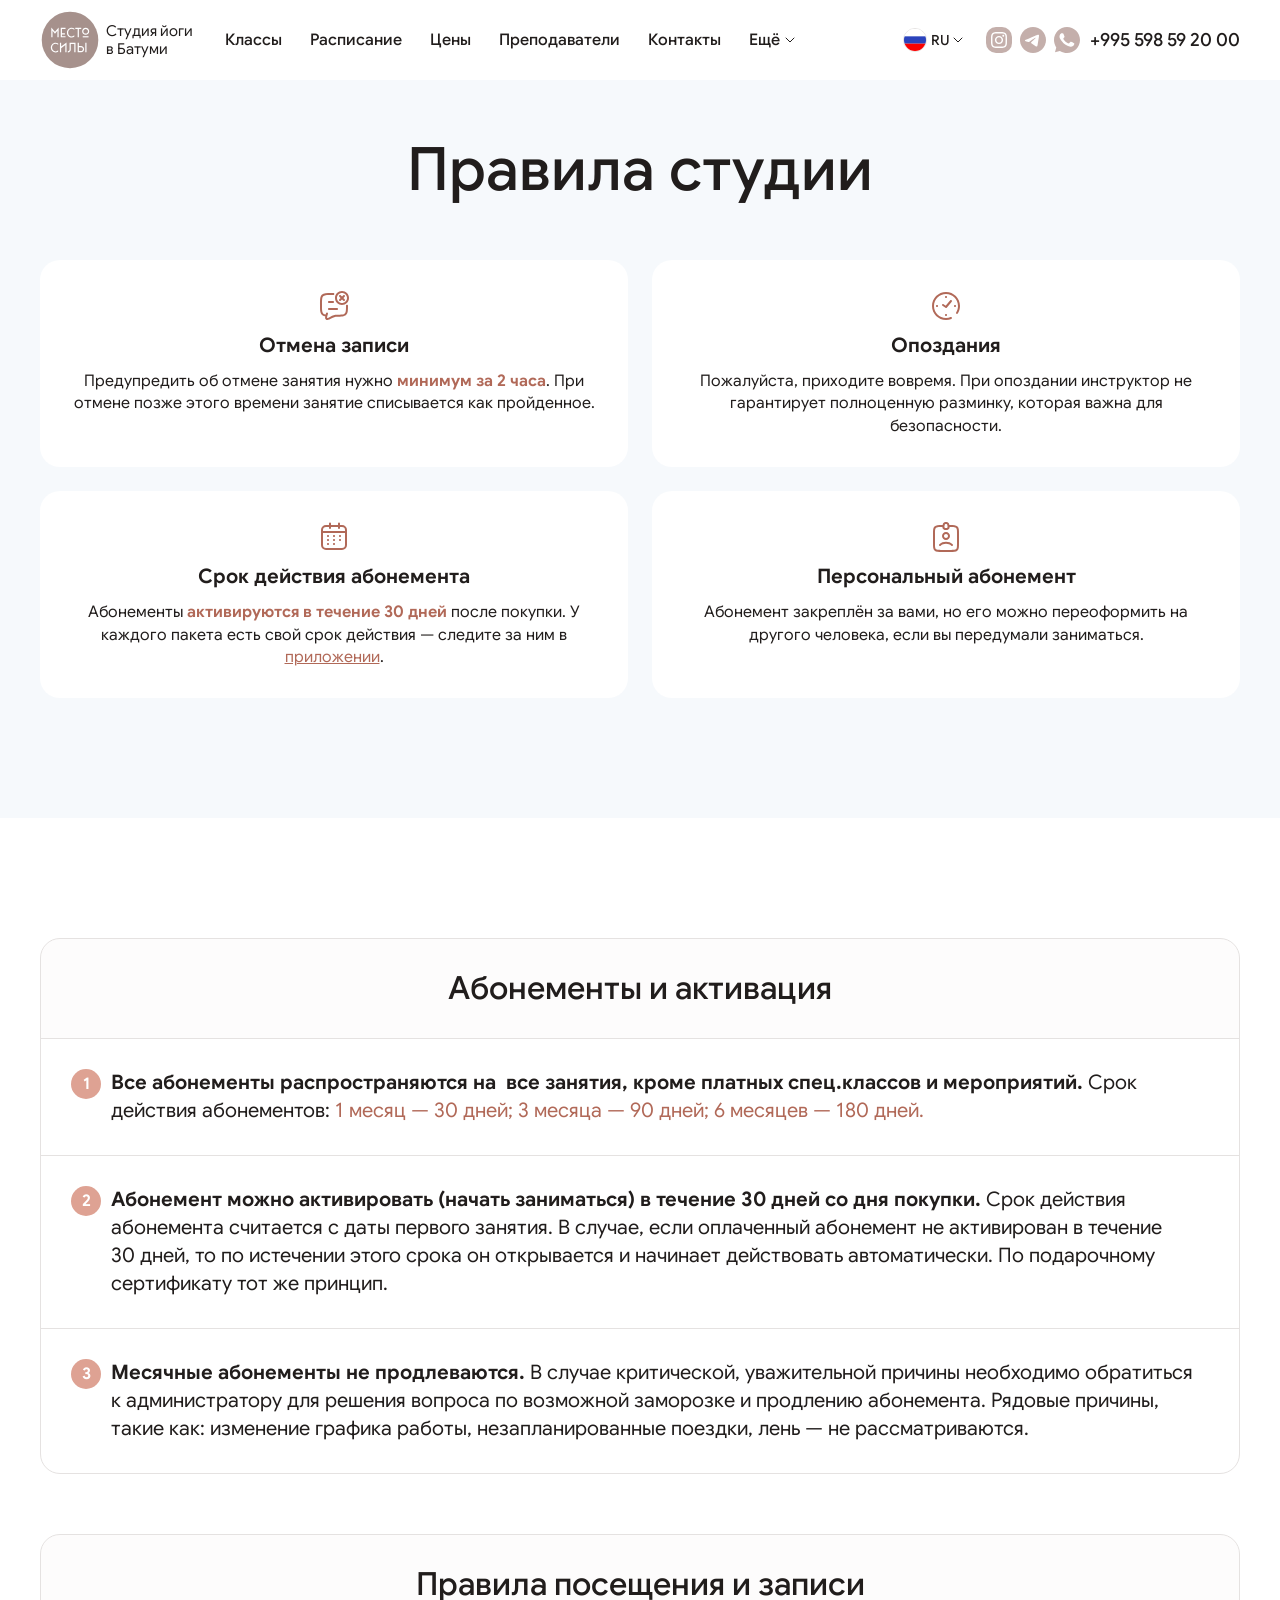
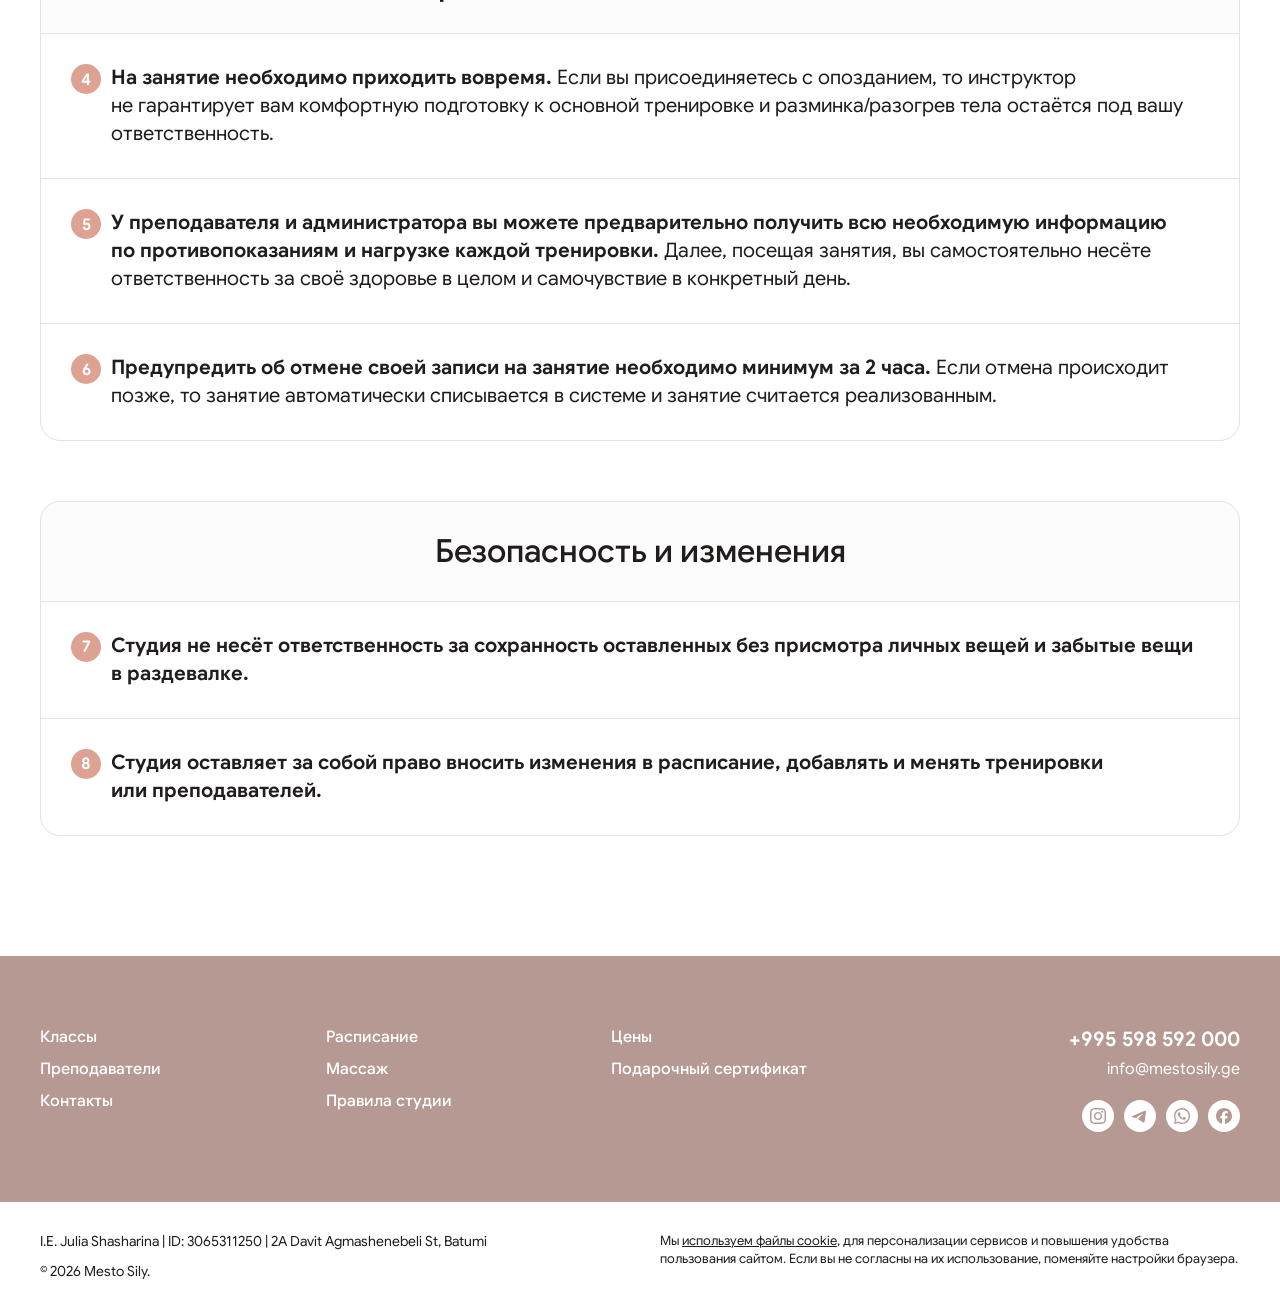
<file: rules.html>
<!doctype html>
<html lang="ru">

<head>
  <meta charset="UTF-8" />
  <meta name="viewport" content="width=device-width, initial-scale=1.0" />
  <title>Правила студии | «Место Силы»</title>
  <link rel="preload" as="image" href="assets/img/content/pages/home/hero-bg-mobile.webp" />
  <link rel="preload" as="image" href="assets/img/content/pages/home/hero-bg.webp" />
  <meta name="theme-color" content="#f5f5f5" />
  <link rel="icon" href="assets/img/favicon/favicon.ico" sizes="any" />
  <link rel="icon" href="assets/img/favicon/favicon-32x32.png" type="image/png" />
  <link rel="apple-touch-icon" href="assets/img/favicon/apple-touch-icon.png" />
  <link rel="icon" type="image/png" href="/assets/favicon/favicon-96x96.png" sizes="96x96" />
  <link rel="stylesheet" href="assets/css/swiper/swiper-bundle.min.css" />
  <link rel="stylesheet" href="assets/css/glightbox/glightbox.min.css" />
  <link rel="stylesheet" href="assets/css/main.css" />
</head>

<body>
  <div class="scroll-anchor" id="scroll-anchor"></div>
  <header class="header">
    <div class="container">
      <div class="header__wrapper">
        <div class="header__logo">
          <a href="index.html" class="logo__link">
            <img src="assets/img/common/logo-mestosily.svg" alt="Студия йоги Место Силы в Батуми — логотип"
              class="logo-img" />
          </a>
          <span class="header__logo-description">Студия йоги<br />в Батуми</span>
        </div>
        <nav class="header__menu menu">
          <button class="menu__burger-btn">
            <span></span>
            <span></span>
            <span></span>
          </button>
          <div class="menu__wrapper">
            <ul class="menu__list">
              <li class="menu__item">
                <a href="classes.html" class="menu__link">Классы</a>
              </li>
              <li class="menu__item">
                <a href="schedule.html" class="menu__link">Расписание</a>
              </li>
              <li class="menu__item">
                <a href="prices.html" class="menu__link">Цены</a>
              </li>
              <li class="menu__item">
                <a href="teachers.html" class="menu__link">Преподаватели</a>
              </li>
              <li class="menu__item">
                <a href="contacts.html" class="menu__link">Контакты</a>
              </li>
              <li class="menu__item">
                <span class="menu__link menu__link--more">Ещё</span>
                <ul class="menu__sub-menu sub-menu">
                  <li class="menu__sub-menu-item">
                    <a href="massage.html" class="menu__link">Массаж</a>
                  </li>
                  <li class="menu__sub-menu-item">
                    <a href="gift-certificate.html" class="menu__link">Подарочный сертификат</a>
                  </li>
                  <li class="menu__sub-menu-item">
                    <a href="rules.html" class="menu__link menu__link--active">Правила студии</a>
                  </li>
                </ul>
              </li>
            </ul>

            <div class="menu__mobile-contacts">
              <ul class="menu__social-list">
                <li class="menu__social-item">
                  <a href="https://www.instagram.com/mesto_sily_batumi/" class="menu__social-link"
                    aria-label="Написать в Instagram" target="_blank">
                    <svg class="menu__social-icon">
                      <use xlink:href="assets/img/common/sprite.svg#icon-instagram"></use>
                    </svg>
                  </a>
                </li>
                <li class="menu__social-item">
                  <a href="https://t.me/silabatumi" class="menu__social-link" aria-label="Написать в Telegram"
                    target="_blank">
                    <svg class="menu__social-icon">
                      <use xlink:href="assets/img/common/sprite.svg#icon-telegram"></use>
                    </svg>
                  </a>
                </li>
                <li class="menu__social-item">
                  <a href="https://api.whatsapp.com/send?phone=995598592000" class="menu__social-link"
                    aria-label="Написать в WhatsApp" target="_blank">
                    <svg class="menu__social-icon">
                      <use xlink:href="assets/img/common/sprite.svg#icon-whatsapp"></use>
                    </svg>
                  </a>
                </li>
              </ul>
              <div class="menu__tel">
                <a href="tel:+995598592000" class="menu__tel-link">+995 598 59 20 00</a>
              </div>
            </div>
          </div>
        </nav>
        <div class="header__actions">
          <div class="header__lang">
            <button class="header__lang-btn">
              <img src="assets/img/common/flag-ru.svg" alt="flag-ru" class="header__lang-flag flag-img" />
              ru
            </button>
            <ul class="header__lang-list">
              <li class="header__lang-item">
                <a href="#" class="header__lang-link header__lang-link--active">
                  <img src="assets/img/common/flag-ru.svg" alt="flag-ru" class="header__lang-flag flag-img" />
                  ru
                </a>
              </li>
              <li class="header__lang-item">
                <a href="#" class="header__lang-link">
                  <img src="assets/img/common/flag-en.svg" alt="flag-en" class="header__lang-flag flag-img" />
                  en
                </a>
              </li>
              <li class="header__lang-item">
                <a href="#" class="header__lang-link">
                  <img src="assets/img/common/flag-ge.svg" alt="flag-ge" class="header__lang-flag flag-img" />
                  ge
                </a>
              </li>
            </ul>
          </div>
          <div class="header__contacts">
            <ul class="header__social-list">
              <li class="header__social-item">
                <a href="https://www.instagram.com/mesto_sily_batumi/" class="header__social-link"
                  aria-label="Написать в Instagram" target="_blank">
                  <svg class="header__social-icon" width="26" height="26">
                    <use xlink:href="assets/img/common/sprite.svg#icon-instagram"></use>
                  </svg>
                </a>
              </li>
              <li class="header__social-item">
                <a href="https://t.me/silabatumi" class="header__social-link" aria-label="Написать в Telegram"
                  target="_blank">
                  <svg class="header__social-icon" width="26" height="26">
                    <use xlink:href="assets/img/common/sprite.svg#icon-telegram"></use>
                  </svg>
                </a>
              </li>
              <li class="header__social-item">
                <a href="https://api.whatsapp.com/send?phone=995598592000" class="header__social-link"
                  aria-label="Написать в WhatsApp" target="_blank">
                  <svg class="header__social-icon" width="26" height="26">
                    <use xlink:href="assets/img/common/sprite.svg#icon-whatsapp"></use>
                  </svg>
                </a>
              </li>
            </ul>
            <div class="header__tel">
              <a href="tel:+995598592000" class="header__tel-link">+995 598 59 20 00</a>
            </div>
          </div>
        </div>
      </div>
    </div>
  </header>

  <main class="main">
    <section class="rules-features section-first mb">
      <div class="container">
        <div class="rules-features__inner">
          <div class="page-header">
            <h1 class="rules-features__title">Правила студии</h1>
          </div>
          <ul class="rules-features__grid">
            <li class="rules-features__item">
              <div class="rules-features__item-icon">
                <svg width="32" height="32">
                  <use xlink:href="assets/img/common/sprite.svg#message-wrong"></use>
                </svg>
              </div>
              <div class="rules-features__item-content">
                <h3 class="rules-features__item-title">Отмена записи</h3>
                <p class="rules-features__item-text">Предупредить об отмене занятия нужно <span
                    class="text-bold text-accent">минимум за 2 часа</span>. При отмене позже этого времени занятие
                  списывается как пройденное.</p>
              </div>
            </li>
            <li class="rules-features__item">
              <div class="rules-features__item-icon">
                <svg width="32" height="32">
                  <use xlink:href="assets/img/common/sprite.svg#clock"></use>
                </svg>
              </div>
              <div class="rules-features__item-content">
                <h3 class="rules-features__item-title">Опоздания</h3>
                <p class="rules-features__item-text">Пожалуйста, приходите вовремя. При опоздании инструктор не
                  гарантирует полноценную разминку, которая важна для безопасности.</p>
              </div>
            </li>
            <li class="rules-features__item">
              <div class="rules-features__item-icon">
                <svg width="32" height="32">
                  <use xlink:href="assets/img/common/sprite.svg#calendar-2"></use>
                </svg>
              </div>
              <div class="rules-features__item-content">
                <h3 class="rules-features__item-title">Срок действия абонемента</h3>
                <p class="rules-features__item-text">Абонементы <span class="text-bold text-accent">активируются в
                    течение 30 дней</span> после покупки. У каждого пакета есть свой срок действия — следите за ним в <a
                    href="#" class="link-primary">приложении</a>.</p>
              </div>
            </li>
            <li class="rules-features__item">
              <div class="rules-features__item-icon">
                <svg width="32" height="32">
                  <use xlink:href="assets/img/common/sprite.svg#user-badge"></use>
                </svg>
              </div>
              <div class="rules-features__item-content">
                <h3 class="rules-features__item-title">Персональный абонемент</h3>
                <p class="rules-features__item-text">Абонемент закреплён за вами, но его можно переоформить на другого
                  человека, если вы передумали заниматься.</p>
              </div>
            </li>

          </ul>
        </div>
      </div>
    </section>

    <section class="rules-details mb">
      <div class="container">
        <div class="rules-details__inner">
          <h2 class="visually-hidden">Подробные правила студии йоги «Место Силы»</h2>

          <div class="rules-details__block">
            <h3 class="rules-details__block-title">Абонементы и активация</h3>
            <ul class="rules-details__block-list">
              <li class="rules-details__block-item">
                <span class="rules-details__block-item-number"></span>
                <p class=" rules-details__block-item-text"><span class="text-bold">Все абонементы распространяются на 
                    все занятия, кроме платных спец.классов и мероприятий.</span> Срок действия абонементов: <span
                    class="text-accent">1 месяц — 30 дней; 3 месяца — 90 дней; 6 месяцев — 180 дней.</span></p>
              </li>
              <li class="rules-details__block-item">
                <span class="rules-details__block-item-number"></span>
                <p class=" rules-details__block-item-text"><span class="text-bold">Абонемент можно активировать (начать
                    заниматься) в течение 30 дней со дня покупки. </span>
                  Срок действия абонемента считается с даты первого занятия. В случае, если оплаченный абонемент
                  не активирован в течение 30 дней, то по истечении этого срока он открывается и начинает действовать
                  автоматически. По подарочному сертификату тот же принцип.</p>
              </li>
              <li class="rules-details__block-item">
                <span class="rules-details__block-item-number"></span>
                <p class=" rules-details__block-item-text"><span class="text-bold">Месячные абонементы не продлеваются.
                  </span>
                  В случае критической, уважительной причины необходимо обратиться к администратору для решения вопроса
                  по возможной заморозке и продлению абонемента. Рядовые причины, такие как: изменение графика работы,
                  незапланированные поездки, лень — не рассматриваются.</p>
              </li>
            </ul>
          </div>
          <div class="rules-details__block">
            <h3 class="rules-details__block-title">Правила посещения и записи</h3>
            <ul class="rules-details__block-list">
              <li class="rules-details__block-item">
                <span class="rules-details__block-item-number"></span>
                <p class="rules-details__block-item-text"><span class="text-bold">На занятие необходимо приходить
                    вовремя. </span>
                  Если вы присоединяетесь с опозданием, то инструктор не гарантирует вам комфортную подготовку
                  к основной тренировке и разминка/разогрев тела остаётся под вашу ответственность.</p>
              </li>
              <li class="rules-details__block-item">
                <span class="rules-details__block-item-number"></span>
                <p class="rules-details__block-item-text"><span class="text-bold">У преподавателя и администратора
                    вы можете предварительно получить всю необходимую информацию по противопоказаниям и нагрузке
                    каждой
                    тренировки. </span>
                  Далее, посещая занятия, вы самостоятельно несёте ответственность за своё здоровье в целом
                  и самочувствие в конкретный день.</p>
              </li>
              <li class="rules-details__block-item">
                <span class="rules-details__block-item-number"></span>
                <p class="rules-details__block-item-text"><span class="text-bold">Предупредить об отмене своей записи
                    на занятие необходимо минимум за 2 часа.
                  </span>
                  Если отмена происходит позже, то занятие автоматически списывается в системе и занятие считается
                  реализованным.</p>
              </li>
            </ul>
          </div>
          <div class="rules-details__block">
            <h3 class="rules-details__block-title">Безопасность и изменения</h3>
            <ul class="rules-details__block-list">
              <li class="rules-details__block-item">
                <span class="rules-details__block-item-number"></span>
                <p class="rules-details__block-item-text"><span class="text-bold">Студия не несёт ответственность
                    за сохранность оставленных без присмотра личных вещей и забытые вещи в раздевалке.</span>
                </p>
              </li>
              <li class="rules-details__block-item">
                <span class="rules-details__block-item-number"></span>
                <p class="rules-details__block-item-text"><span class="text-bold">Студия оставляет за собой право
                    вносить изменения в расписание, добавлять и менять тренировки или преподавателей.</span></p>
              </li>

            </ul>
          </div>

        </div>
      </div>
    </section>
  </main>
  <footer class="footer">
    <div class="footer__top">
      <div class="container">
        <div class="footer__top-inner">
          <ul class="footer__nav-list">
            <li class="footer__nav-item">
              <a href="#" class="footer__nav-link">Классы</a>
            </li>
            <li class="footer__nav-item">
              <a href="#" class="footer__nav-link">Расписание</a>
            </li>
            <li class="footer__nav-item">
              <a href="#" class="footer__nav-link">Цены</a>
            </li>
            <li class="footer__nav-item">
              <a href="#" class="footer__nav-link">Преподаватели</a>
            </li>
            <li class="footer__nav-item">
              <a href="#" class="footer__nav-link">Массаж</a>
            </li>
            <li class="footer__nav-item">
              <a href="#" class="footer__nav-link">Подарочный сертификат</a>
            </li>
            <li class="footer__nav-item">
              <a href="#" class="footer__nav-link">Контакты</a>
            </li>
            <li class="footer__nav-item">
              <a href="#" class="footer__nav-link">Правила студии</a>
            </li>
          </ul>

          <div class="footer__info">
            <div class="footer__info-item">
              <a href="tel:+995598592000" class="footer__phone">+995 598 592 000</a>
              <a href="mailto:info@mestosily.ge" class="footer__email">info@mestosily.ge</a>
            </div>
            <div class="footer__social-list">
              <a href="#" class="footer__social-link" aria-label="Мы в Instagram">
                <svg class="footer__social-icon">
                  <use xlink:href="assets/img/common/sprite.svg#icon-footer-instagram"></use>
                </svg>
              </a>
              <a href="#" class="footer__social-link" aria-label="Наш канал в Telegram">
                <svg class="footer__social-icon">
                  <use xlink:href="assets/img/common/sprite.svg#icon-footer-telegram"></use>
                </svg>
              </a>
              <a href="#" class="footer__social-link" aria-label="Написать нам в WhatsApp">
                <svg class="footer__social-icon">
                  <use xlink:href="assets/img/common/sprite.svg#icon-footer-whatsapp"></use>
                </svg>
              </a>
              <a href="#" class="footer__social-link" aria-label="Наша страница в Facebook">
                <svg class="footer__social-icon">
                  <use xlink:href="assets/img/common/sprite.svg#icon-footer-facebook"></use>
                </svg>
              </a>
            </div>
          </div>
        </div>
      </div>
    </div>
    <div class="footer__bottom">
      <div class="container">
        <div class="footer__bottom-inner">
          <div class="footer__legal">
            <p class="footer__owner">
              I.E. Julia Shasharina | ID: 3065311250 | 2A Davit Agmashenebeli
              St, Batumi
            </p>
            <p class="footer__copy">© 2026 Mesto Sily.</p>
          </div>

          <div class="footer__cookie">
            <p>
              Мы <a href="#" class="footer__cookie-link">используем файлы cookie</a>, для персонализации сервисов
              и повышения удобства пользования
              сайтом. Если вы не согласны на их использование, поменяйте
              настройки браузера.
            </p>
          </div>
        </div>
      </div>
    </div>
  </footer>

  <script src="assets/js/extensions/swiper/swiper-bundle.min.js"></script>
  <script src="assets/js/extensions/glightbox/glightbox.min.js"></script>
  <script type="module" src="assets/js/main.js"></script>
</body>

</html>
</file>
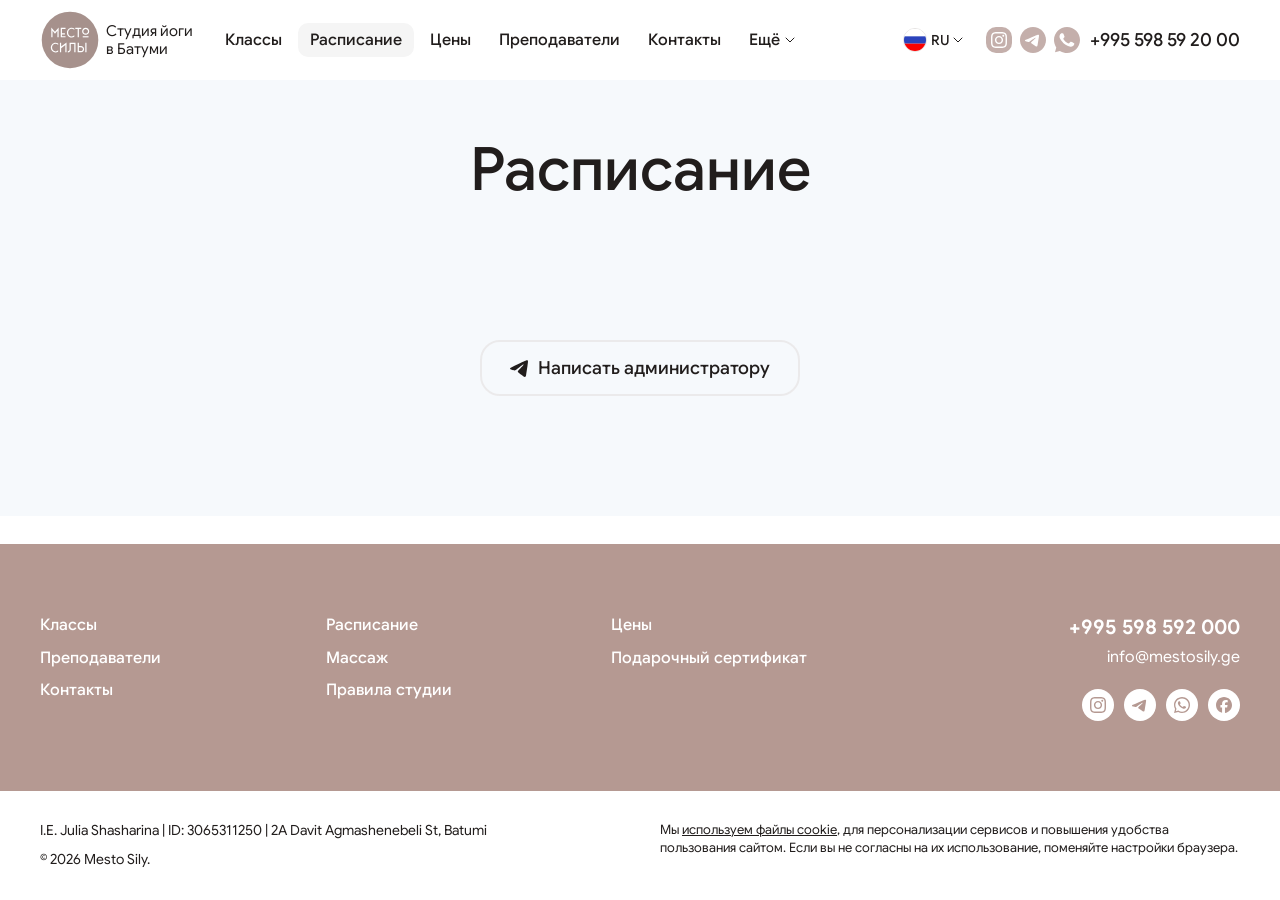
<file: schedule.html>
<!doctype html>
<html lang="ru">

<head>
  <meta charset="UTF-8" />
  <meta name="viewport" content="width=device-width, initial-scale=1.0" />
  <title>Расписание | «Место Силы»</title>
  <link rel="preload" as="image" href="assets/img/content/pages/home/hero-bg-mobile.webp" />
  <link rel="preload" as="image" href="assets/img/content/pages/home/hero-bg.webp" />
  <meta name="theme-color" content="#f5f5f5" />
  <link rel="icon" href="assets/img/favicon/favicon.ico" sizes="any" />
  <link rel="icon" href="assets/img/favicon/favicon-32x32.png" type="image/png" />
  <link rel="apple-touch-icon" href="assets/img/favicon/apple-touch-icon.png" />
  <link rel="icon" type="image/png" href="/assets/favicon/favicon-96x96.png" sizes="96x96" />
  <link rel="stylesheet" href="assets/css/swiper/swiper-bundle.min.css" />
  <link rel="stylesheet" href="assets/css/glightbox/glightbox.min.css" />
  <link rel="stylesheet" href="assets/css/main.css" />
</head>

<body>
  <div class="scroll-anchor" id="scroll-anchor"></div>
  <header class="header">
    <div class="container">
      <div class="header__wrapper">
        <div class="header__logo">
          <a href="index.html" class="logo__link">
            <img src="assets/img/common/logo-mestosily.svg" alt="Студия йоги Место Силы в Батуми — логотип"
              class="logo-img" />
          </a>
          <span class="header__logo-description">Студия йоги<br />в Батуми</span>
        </div>
        <nav class="header__menu menu">
          <button class="menu__burger-btn">
            <span></span>
            <span></span>
            <span></span>
          </button>
          <div class="menu__wrapper">
            <ul class="menu__list">
              <li class="menu__item">
                <a href="classes.html" class="menu__link">Классы</a>
              </li>
              <li class="menu__item">
                <a href="schedule.html" class="menu__link  menu__link--active">Расписание</a>
              </li>
              <li class="menu__item">
                <a href="prices.html" class="menu__link">Цены</a>
              </li>
              <li class="menu__item">
                <a href="teachers.html" class="menu__link">Преподаватели</a>
              </li>
              <li class="menu__item">
                <a href="contacts.html" class="menu__link">Контакты</a>
              </li>
              <li class="menu__item">
                <span class="menu__link menu__link--more">Ещё</span>
                <ul class="menu__sub-menu sub-menu">
                  <li class="menu__sub-menu-item">
                    <a href="massage.html" class="menu__link">Массаж</a>
                  </li>
                  <li class="menu__sub-menu-item">
                    <a href="gift-certificate.html" class="menu__link">Подарочный сертификат</a>
                  </li>
                  <li class="menu__sub-menu-item">
                    <a href="rules.html" class="menu__link">Правила студии</a>
                  </li>
                </ul>
              </li>
            </ul>

            <div class="menu__mobile-contacts">
              <ul class="menu__social-list">
                <li class="menu__social-item">
                  <a href="https://www.instagram.com/mesto_sily_batumi/" class="menu__social-link"
                    aria-label="Написать в Instagram" target="_blank">
                    <svg class="menu__social-icon">
                      <use xlink:href="assets/img/common/sprite.svg#icon-instagram"></use>
                    </svg>
                  </a>
                </li>
                <li class="menu__social-item">
                  <a href="https://t.me/silabatumi" class="menu__social-link" aria-label="Написать в Telegram"
                    target="_blank">
                    <svg class="menu__social-icon">
                      <use xlink:href="assets/img/common/sprite.svg#icon-telegram"></use>
                    </svg>
                  </a>
                </li>
                <li class="menu__social-item">
                  <a href="https://api.whatsapp.com/send?phone=995598592000" class="menu__social-link"
                    aria-label="Написать в WhatsApp" target="_blank">
                    <svg class="menu__social-icon">
                      <use xlink:href="assets/img/common/sprite.svg#icon-whatsapp"></use>
                    </svg>
                  </a>
                </li>
              </ul>
              <div class="menu__tel">
                <a href="tel:+995598592000" class="menu__tel-link">+995 598 59 20 00</a>
              </div>
            </div>
          </div>
        </nav>
        <div class="header__actions">
          <div class="header__lang">
            <button class="header__lang-btn">
              <img src="assets/img/common/flag-ru.svg" alt="flag-ru" class="header__lang-flag flag-img" />
              ru
            </button>
            <ul class="header__lang-list">
              <li class="header__lang-item">
                <a href="#" class="header__lang-link header__lang-link--active">
                  <img src="assets/img/common/flag-ru.svg" alt="flag-ru" class="header__lang-flag flag-img" />
                  ru
                </a>
              </li>
              <li class="header__lang-item">
                <a href="#" class="header__lang-link">
                  <img src="assets/img/common/flag-en.svg" alt="flag-en" class="header__lang-flag flag-img" />
                  en
                </a>
              </li>
              <li class="header__lang-item">
                <a href="#" class="header__lang-link">
                  <img src="assets/img/common/flag-ge.svg" alt="flag-ge" class="header__lang-flag flag-img" />
                  ge
                </a>
              </li>
            </ul>
          </div>
          <div class="header__contacts">
            <ul class="header__social-list">
              <li class="header__social-item">
                <a href="https://www.instagram.com/mesto_sily_batumi/" class="header__social-link"
                  aria-label="Написать в Instagram" target="_blank">
                  <svg class="header__social-icon" width="26" height="26">
                    <use xlink:href="assets/img/common/sprite.svg#icon-instagram"></use>
                  </svg>
                </a>
              </li>
              <li class="header__social-item">
                <a href="https://t.me/silabatumi" class="header__social-link" aria-label="Написать в Telegram"
                  target="_blank">
                  <svg class="header__social-icon" width="26" height="26">
                    <use xlink:href="assets/img/common/sprite.svg#icon-telegram"></use>
                  </svg>
                </a>
              </li>
              <li class="header__social-item">
                <a href="https://api.whatsapp.com/send?phone=995598592000" class="header__social-link"
                  aria-label="Написать в WhatsApp" target="_blank">
                  <svg class="header__social-icon" width="26" height="26">
                    <use xlink:href="assets/img/common/sprite.svg#icon-whatsapp"></use>
                  </svg>
                </a>
              </li>
            </ul>
            <div class="header__tel">
              <a href="tel:+995598592000" class="header__tel-link">+995 598 59 20 00</a>
            </div>
          </div>
        </div>
      </div>
    </div>
  </header>

  <main class="main">
    <section class="schedule section-first">
      <div class="container">
        <div class="schedule__inner">
          <div class="page-header">
            <h1 class="schedule__title">Расписание</h1>
          </div>
          <div class="schedule__widget">
            <script async="" defer="" src="https://wg.sportpriority.com/loader.js"></script>
            <div data-sportpriority-widget-id="ef0d93e67e6c4c13986afe10376443c7"></div>

          </div>
          <div class="schedule__btns-wrapper">
            <a href="https://t.me/mestosily_ge" target="_blank" class="btn btn--outline">
              <svg width="18" height="18">
                <use xlink:href="assets/img/common/sprite.svg#telegrambot"></use>
              </svg>
              Написать администратору</a>
          </div>

        </div>
      </div>
    </section>
  </main>
  <footer class="footer">
    <div class="footer__top">
      <div class="container">
        <div class="footer__top-inner">
          <ul class="footer__nav-list">
            <li class="footer__nav-item">
              <a href="#" class="footer__nav-link">Классы</a>
            </li>
            <li class="footer__nav-item">
              <a href="#" class="footer__nav-link">Расписание</a>
            </li>
            <li class="footer__nav-item">
              <a href="#" class="footer__nav-link">Цены</a>
            </li>
            <li class="footer__nav-item">
              <a href="#" class="footer__nav-link">Преподаватели</a>
            </li>
            <li class="footer__nav-item">
              <a href="#" class="footer__nav-link">Массаж</a>
            </li>
            <li class="footer__nav-item">
              <a href="#" class="footer__nav-link">Подарочный сертификат</a>
            </li>
            <li class="footer__nav-item">
              <a href="#" class="footer__nav-link">Контакты</a>
            </li>
            <li class="footer__nav-item">
              <a href="#" class="footer__nav-link">Правила студии</a>
            </li>
          </ul>

          <div class="footer__info">
            <div class="footer__info-item">
              <a href="tel:+995598592000" class="footer__phone">+995 598 592 000</a>
              <a href="mailto:info@mestosily.ge" class="footer__email">info@mestosily.ge</a>
            </div>
            <div class="footer__social-list">
              <a href="#" class="footer__social-link" aria-label="Мы в Instagram">
                <svg class="footer__social-icon">
                  <use xlink:href="assets/img/common/sprite.svg#icon-footer-instagram"></use>
                </svg>
              </a>
              <a href="#" class="footer__social-link" aria-label="Наш канал в Telegram">
                <svg class="footer__social-icon">
                  <use xlink:href="assets/img/common/sprite.svg#icon-footer-telegram"></use>
                </svg>
              </a>
              <a href="#" class="footer__social-link" aria-label="Написать нам в WhatsApp">
                <svg class="footer__social-icon">
                  <use xlink:href="assets/img/common/sprite.svg#icon-footer-whatsapp"></use>
                </svg>
              </a>
              <a href="#" class="footer__social-link" aria-label="Наша страница в Facebook">
                <svg class="footer__social-icon">
                  <use xlink:href="assets/img/common/sprite.svg#icon-footer-facebook"></use>
                </svg>
              </a>
            </div>
          </div>
        </div>
      </div>
    </div>
    <div class="footer__bottom">
      <div class="container">
        <div class="footer__bottom-inner">
          <div class="footer__legal">
            <p class="footer__owner">
              I.E. Julia Shasharina | ID: 3065311250 | 2A Davit Agmashenebeli
              St, Batumi
            </p>
            <p class="footer__copy">© 2026 Mesto Sily.</p>
          </div>

          <div class="footer__cookie">
            <p>
              Мы <a href="#" class="footer__cookie-link">используем файлы cookie</a>, для персонализации сервисов
              и повышения удобства пользования
              сайтом. Если вы не согласны на их использование, поменяйте
              настройки браузера.
            </p>
          </div>
        </div>
      </div>
    </div>
  </footer>

  <script src="assets/js/extensions/swiper/swiper-bundle.min.js"></script>
  <script src="assets/js/extensions/glightbox/glightbox.min.js"></script>
  <script type="module" src="assets/js/main.js"></script>
</body>

</html>
</file>
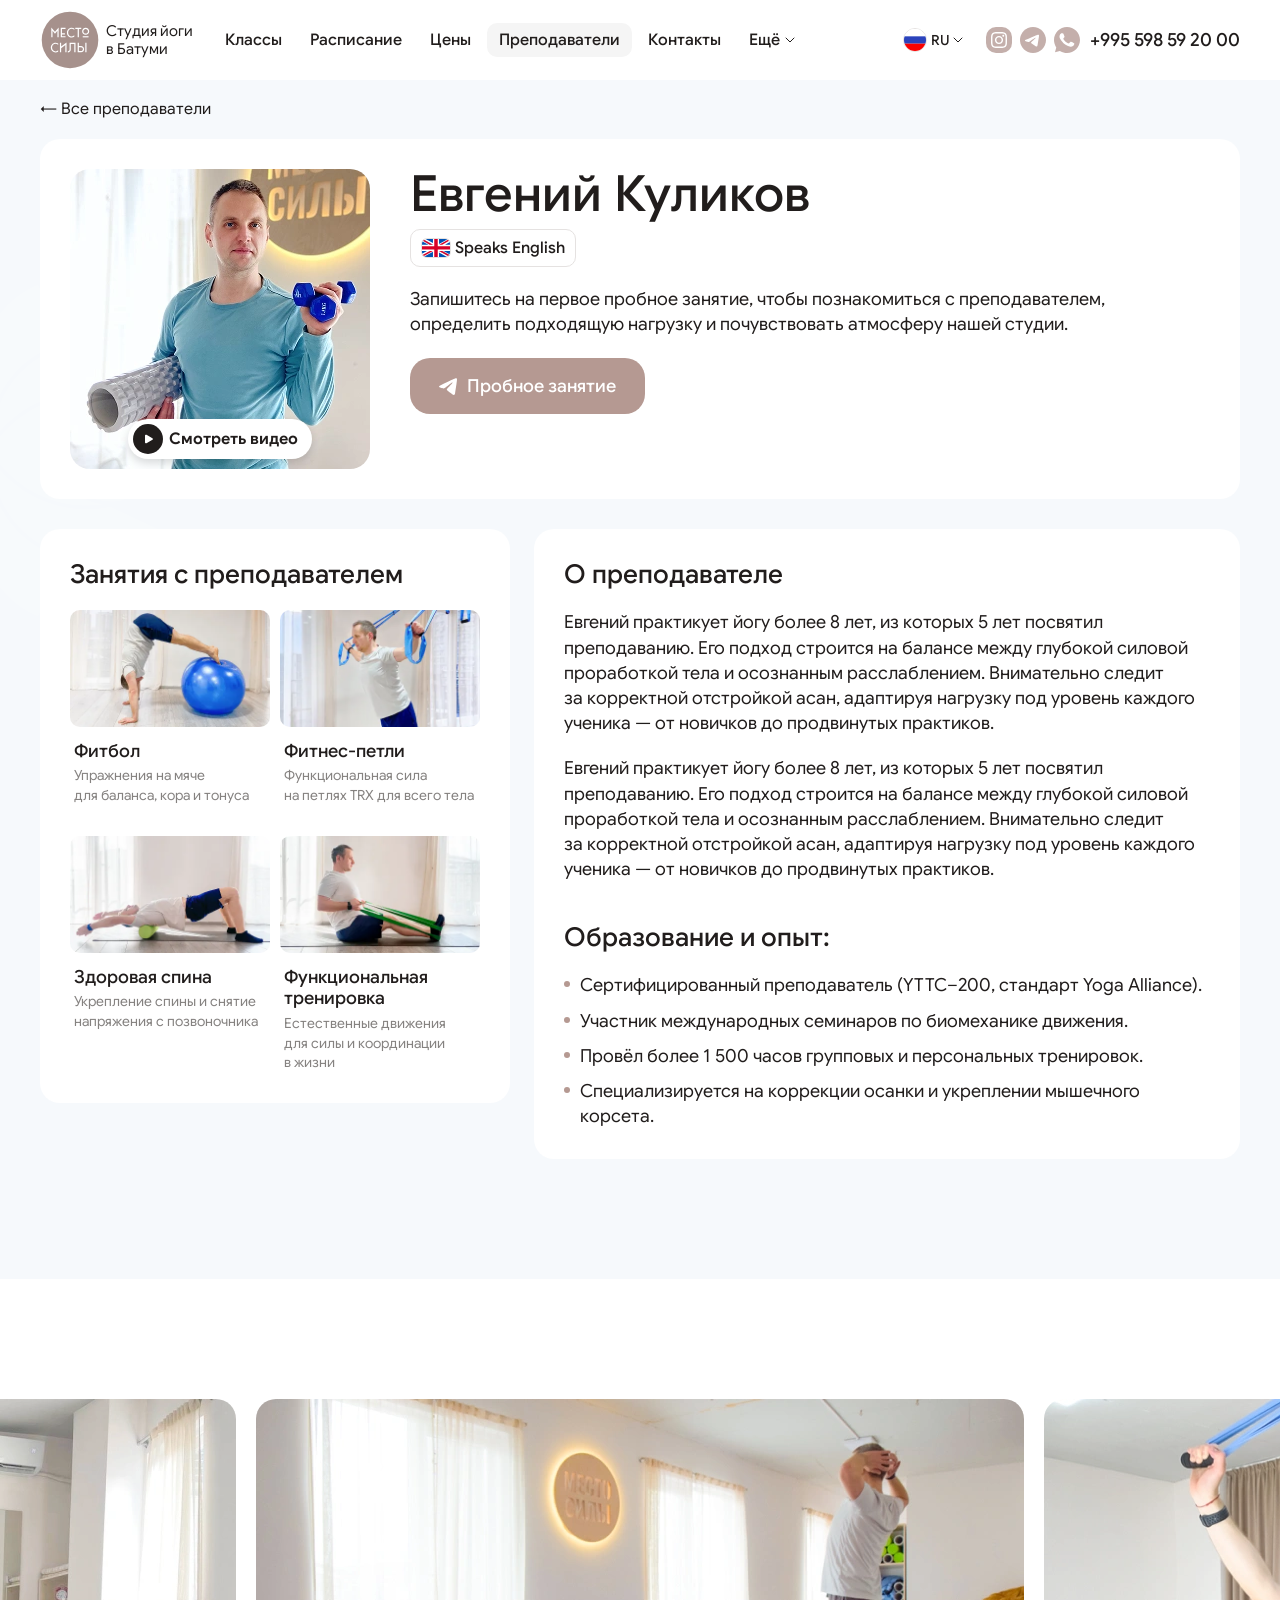
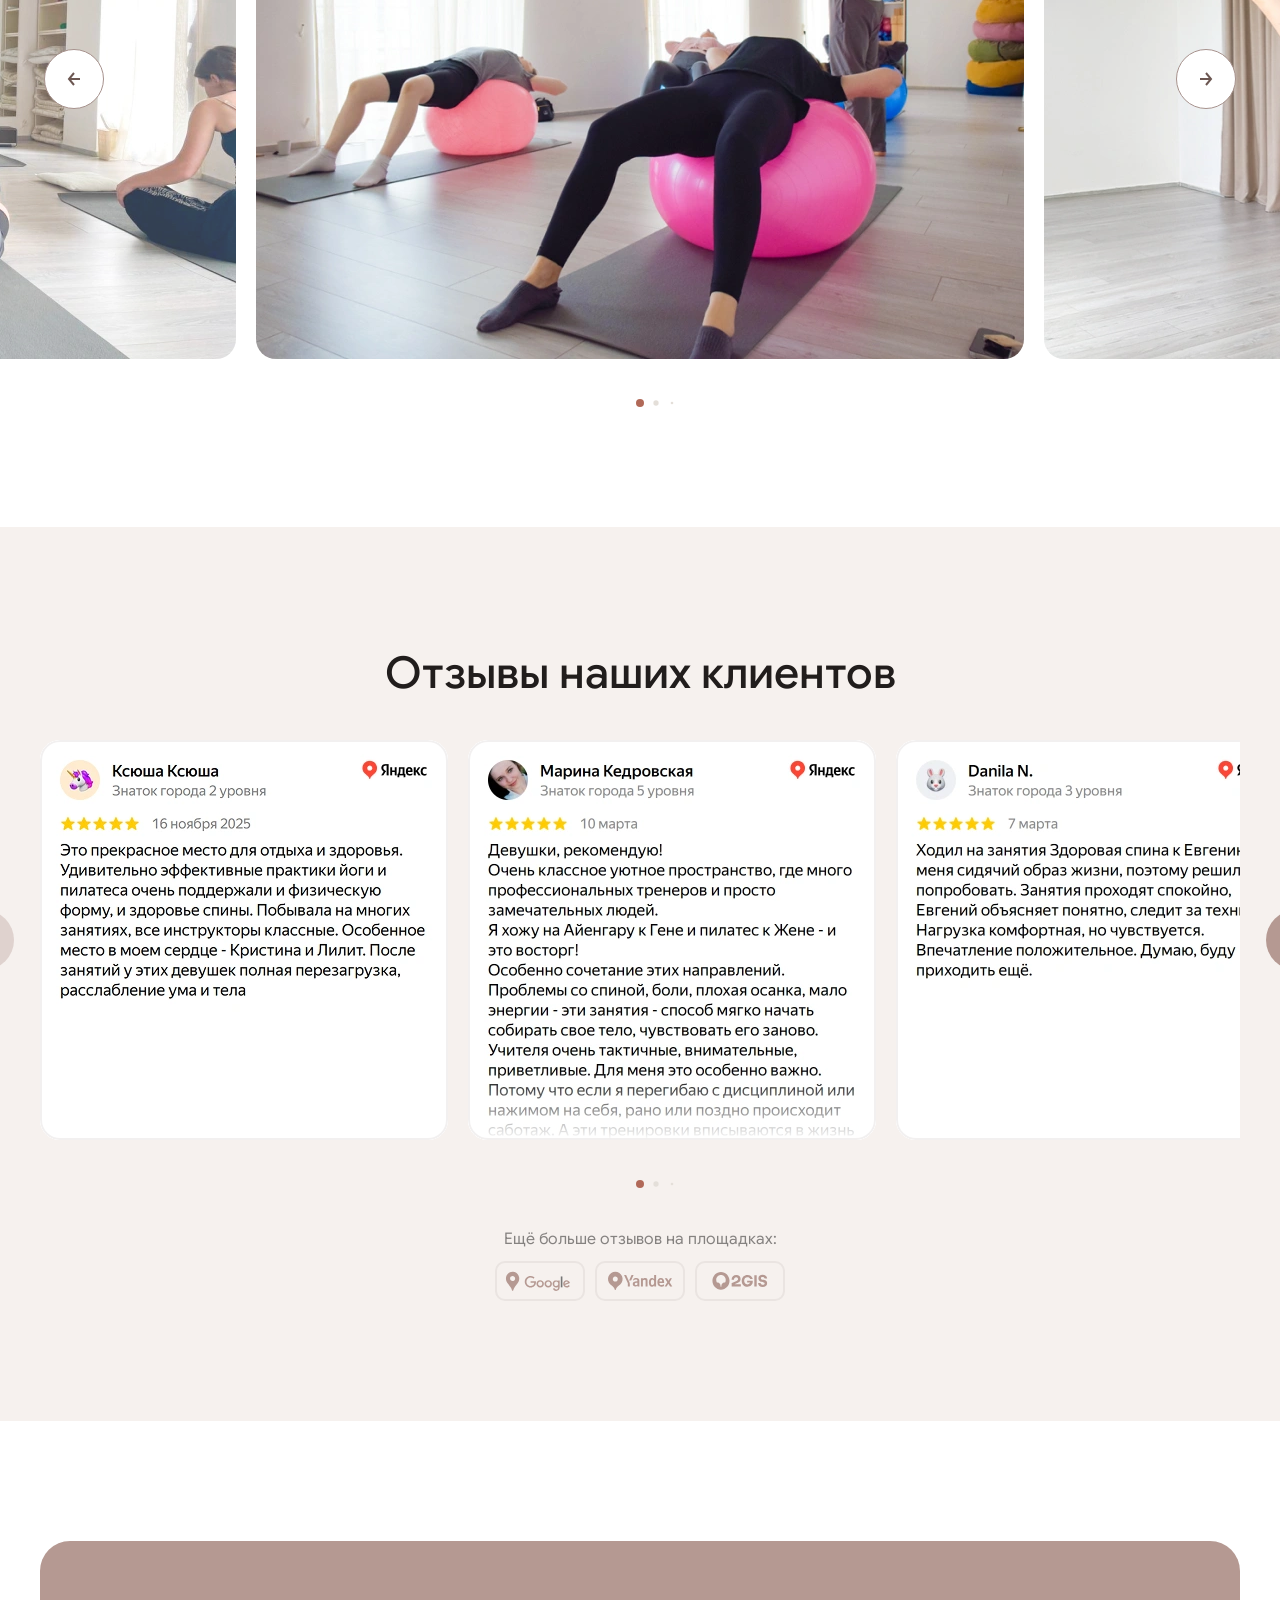
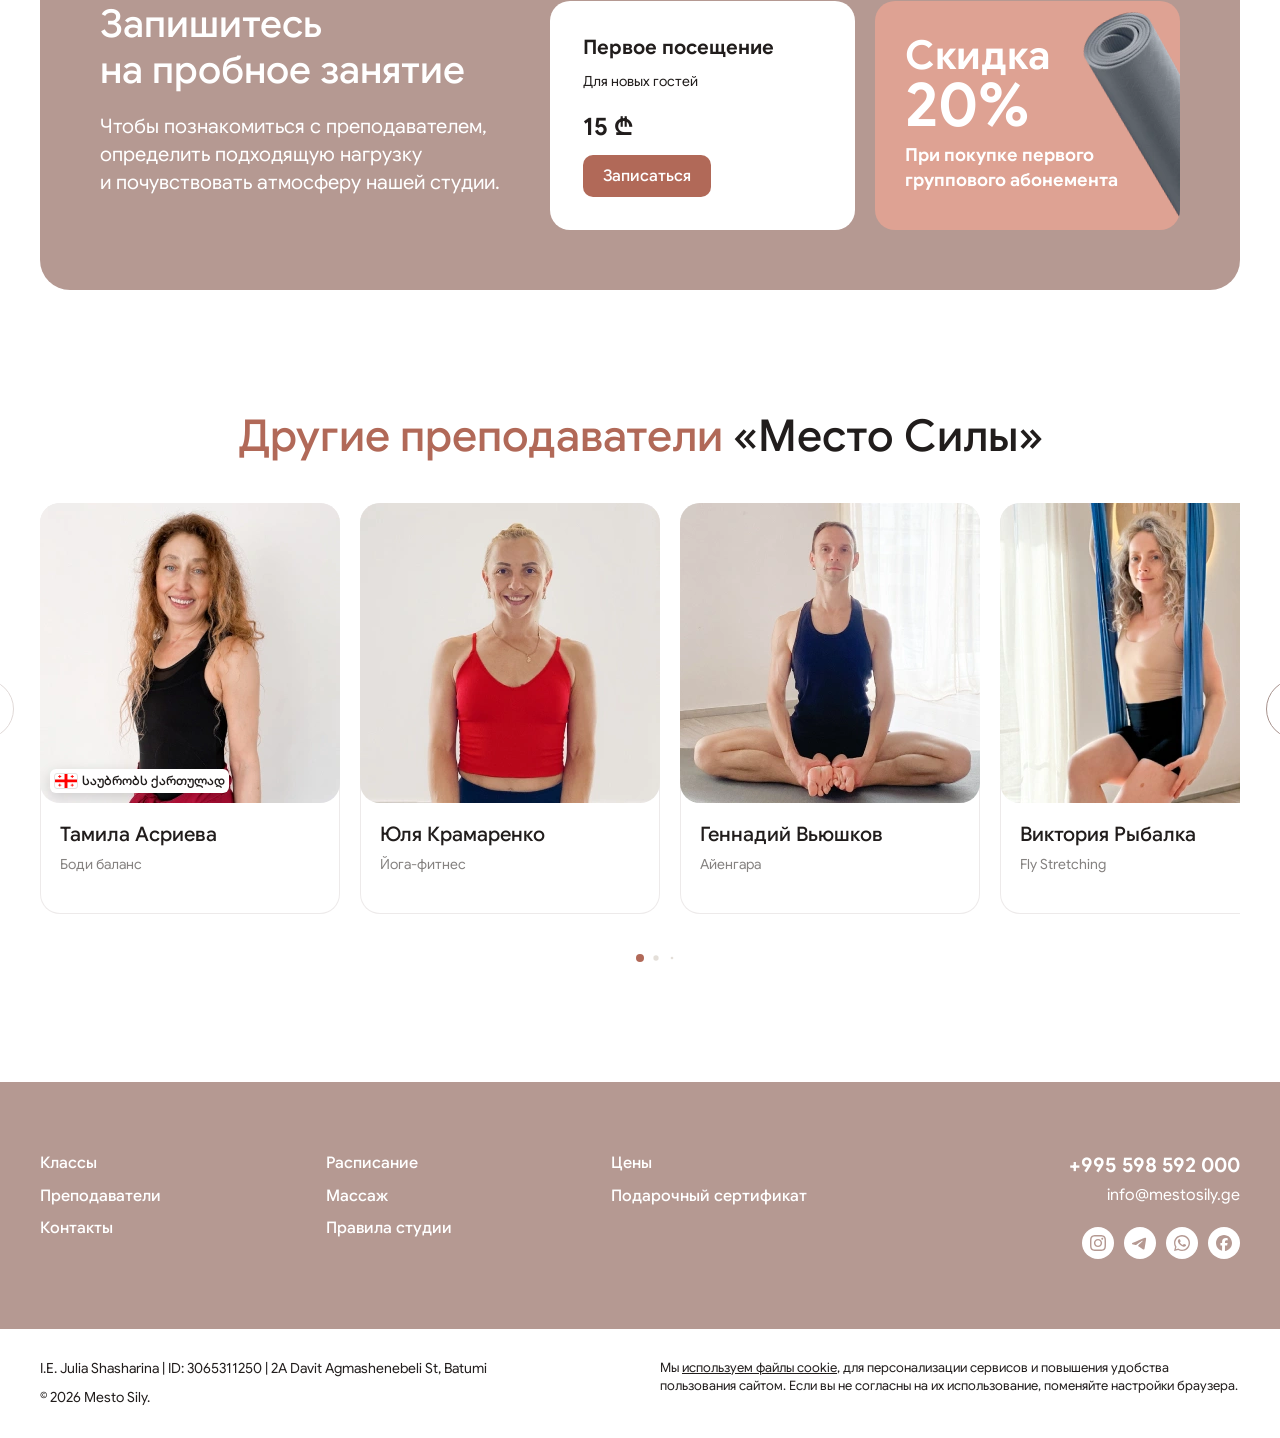
<file: teacher-page.html>
<!doctype html>
<html lang="ru">

<head>
  <meta charset="UTF-8" />
  <meta name="viewport" content="width=device-width, initial-scale=1.0" />
  <title>Евгений Куликов | «Место Силы»</title>
  <link rel="preload" as="image" href="assets/img/content/pages/home/hero-bg-mobile.webp" />
  <link rel="preload" as="image" href="assets/img/content/pages/home/hero-bg.webp" />
  <meta name="theme-color" content="#f5f5f5" />
  <link rel="icon" href="assets/img/favicon/favicon.ico" sizes="any" />
  <link rel="icon" href="assets/img/favicon/favicon-32x32.png" type="image/png" />
  <link rel="apple-touch-icon" href="assets/img/favicon/apple-touch-icon.png" />
  <link rel="icon" type="image/png" href="/assets/favicon/favicon-96x96.png" sizes="96x96" />
  <link rel="stylesheet" href="assets/css/swiper/swiper-bundle.min.css" />
  <link rel="stylesheet" href="assets/css/glightbox/glightbox.min.css" />
  <link rel="stylesheet" href="assets/css/main.css" />
</head>

<body>
  <div class="scroll-anchor" id="scroll-anchor"></div>
  <header class="header">
    <div class="container">
      <div class="header__wrapper">
        <div class="header__logo">
          <a href="index.html" class="logo__link">
            <img src="assets/img/common/logo-mestosily.svg" alt="Студия йоги Место Силы в Батуми — логотип"
              class="logo-img" />
          </a>
          <span class="header__logo-description">Студия йоги<br />в Батуми</span>
        </div>
        <nav class="header__menu menu">
          <button class="menu__burger-btn">
            <span></span>
            <span></span>
            <span></span>
          </button>
          <div class="menu__wrapper">
            <ul class="menu__list">
              <li class="menu__item">
                <a href="classes.html" class="menu__link">Классы</a>
              </li>
              <li class="menu__item">
                <a href="schedule.html" class="menu__link">Расписание</a>
              </li>
              <li class="menu__item">
                <a href="prices.html" class="menu__link">Цены</a>
              </li>
              <li class="menu__item">
                <a href="teachers.html" class="menu__link menu__link--active">Преподаватели</a>
              </li>
              <li class="menu__item">
                <a href="contacts.html" class="menu__link">Контакты</a>
              </li>
              <li class="menu__item">
                <span class="menu__link menu__link--more">Ещё</span>
                <ul class="menu__sub-menu sub-menu">
                  <li class="menu__sub-menu-item">
                    <a href="massage.html" class="menu__link">Массаж</a>
                  </li>
                  <li class="menu__sub-menu-item">
                    <a href="gift-certificate.html" class="menu__link">Подарочный сертификат</a>
                  </li>
                  <li class="menu__sub-menu-item">
                    <a href="rules.html" class="menu__link">Правила студии</a>
                  </li>
                </ul>
              </li>
            </ul>

            <div class="menu__mobile-contacts">
              <ul class="menu__social-list">
                <li class="menu__social-item">
                  <a href="https://www.instagram.com/mesto_sily_batumi/" class="menu__social-link"
                    aria-label="Написать в Instagram" target="_blank">
                    <svg class="menu__social-icon">
                      <use xlink:href="assets/img/common/sprite.svg#icon-instagram"></use>
                    </svg>
                  </a>
                </li>
                <li class="menu__social-item">
                  <a href="https://t.me/silabatumi" class="menu__social-link" aria-label="Написать в Telegram"
                    target="_blank">
                    <svg class="menu__social-icon">
                      <use xlink:href="assets/img/common/sprite.svg#icon-telegram"></use>
                    </svg>
                  </a>
                </li>
                <li class="menu__social-item">
                  <a href="https://api.whatsapp.com/send?phone=995598592000" class="menu__social-link"
                    aria-label="Написать в WhatsApp" target="_blank">
                    <svg class="menu__social-icon">
                      <use xlink:href="assets/img/common/sprite.svg#icon-whatsapp"></use>
                    </svg>
                  </a>
                </li>
              </ul>
              <div class="menu__tel">
                <a href="tel:+995598592000" class="menu__tel-link">+995 598 59 20 00</a>
              </div>
            </div>
          </div>
        </nav>
        <div class="header__actions">
          <div class="header__lang">
            <button class="header__lang-btn">
              <img src="assets/img/common/flag-ru.svg" alt="flag-ru" class="header__lang-flag flag-img" />
              ru
            </button>
            <ul class="header__lang-list">
              <li class="header__lang-item">
                <a href="#" class="header__lang-link header__lang-link--active">
                  <img src="assets/img/common/flag-ru.svg" alt="flag-ru" class="header__lang-flag flag-img" />
                  ru
                </a>
              </li>
              <li class="header__lang-item">
                <a href="#" class="header__lang-link">
                  <img src="assets/img/common/flag-en.svg" alt="flag-en" class="header__lang-flag flag-img" />
                  en
                </a>
              </li>
              <li class="header__lang-item">
                <a href="#" class="header__lang-link">
                  <img src="assets/img/common/flag-ge.svg" alt="flag-ge" class="header__lang-flag flag-img" />
                  ge
                </a>
              </li>
            </ul>
          </div>
          <div class="header__contacts">
            <ul class="header__social-list">
              <li class="header__social-item">
                <a href="https://www.instagram.com/mesto_sily_batumi/" class="header__social-link"
                  aria-label="Написать в Instagram" target="_blank">
                  <svg class="header__social-icon" width="26" height="26">
                    <use xlink:href="assets/img/common/sprite.svg#icon-instagram"></use>
                  </svg>
                </a>
              </li>
              <li class="header__social-item">
                <a href="https://t.me/silabatumi" class="header__social-link" aria-label="Написать в Telegram"
                  target="_blank">
                  <svg class="header__social-icon" width="26" height="26">
                    <use xlink:href="assets/img/common/sprite.svg#icon-telegram"></use>
                  </svg>
                </a>
              </li>
              <li class="header__social-item">
                <a href="https://api.whatsapp.com/send?phone=995598592000" class="header__social-link"
                  aria-label="Написать в WhatsApp" target="_blank">
                  <svg class="header__social-icon" width="26" height="26">
                    <use xlink:href="assets/img/common/sprite.svg#icon-whatsapp"></use>
                  </svg>
                </a>
              </li>
            </ul>
            <div class="header__tel">
              <a href="tel:+995598592000" class="header__tel-link">+995 598 59 20 00</a>
            </div>
          </div>
        </div>
      </div>
    </div>
  </header>

  <main class="main">
    <section class="teacher section-first mb">
      <div class="container">
        <div class="teacher__back-link-wrapper">
          <a href="teachers.html" class="teacher__back-link">
            ← Все преподаватели
          </a>
        </div>
        <div class="teacher__inner">
          <div class="teacher__profile">
            <a href="https://www.youtube.com/shorts/NsMKvVdEPkw" class="teacher__preview js-video-btn">
              <img src="assets/img/content/teachers/evgeniy-kulikov.webp" alt="Евгений Куликов">
              <div class="teacher__video-btn btn-video-play">
                <div class="btn-video-play__icon">
                  <svg>
                    <use xlink:href="assets/img/common/sprite.svg#play-video"></use>
                  </svg>
                </div>
                Смотреть видео
              </div>
            </a>

            <div class="teacher__main-content">
              <h1 class="teacher__name">Евгений Куликов</h1>
              <div class="teacher__badge teacher__badge--en">Speaks English</div>
              <p class="teacher__description">Запишитесь на первое пробное занятие, чтобы познакомиться с
                преподавателем,
                определить подходящую нагрузку и почувствовать атмосферу нашей студии.</p>
              <a href="https://t.me/MestoSilyBatumi_bot" target="_blank"
                class="btn btn--primary teacher__btn js-btn-target">
                <svg width="18" height="18">
                  <use xlink:href="assets/img/common/sprite.svg#telegrambot"></use>
                </svg>
                Пробное занятие</a>
            </div>
          </div>

          <div class="teacher__details">

            <aside class="teacher__sidebar">
              <h2 class="teacher__sidebar-title">Занятия с преподавателем</h2>
              <ul class="teacher__sidebar-grid">
                <li class="teacher__sidebar-item">
                  <article class="card-class">
                    <a href="#" class="card-class__link">
                      <div class="card-class__img">
                        <img src="assets/img/content/classes/fitball.webp" alt="Фитбол" loading="lazy">
                      </div>
                      <div class="card-class__content">
                        <h3 class="card-class__title">Фитбол</h3>
                        <p class="card-class__text">Упражнения на мяче для баланса, кора
                          и тонуса</p>
                      </div>
                    </a>
                  </article>
                </li>

                <li class="teacher__sidebar-item">
                  <article class="card-class">
                    <a href="#" class="card-class__link">
                      <div class="card-class__img">
                        <img src="assets/img/content/classes/suspension-training.webp" alt="Фитнес-петли"
                          loading="lazy">
                      </div>
                      <div class="card-class__content">
                        <h3 class="card-class__title">Фитнес-петли</h3>
                        <p class="card-class__text">Функциональная сила на петлях TRX для всего
                          тела</p>
                      </div>
                    </a>
                  </article>
                </li>

                <li class="teacher__sidebar-item">
                  <article class="card-class">
                    <a href="#" class="card-class__link">
                      <div class="card-class__img">
                        <img src="assets/img/content/classes/healthy-back.webp" alt="Здоровая спина" loading="lazy">
                      </div>
                      <div class="card-class__content">
                        <h3 class="card-class__title">Здоровая спина</h3>
                        <p class="card-class__text">Укрепление спины и снятие напряжения
                          с позвоночника</p>
                      </div>
                    </a>
                  </article>
                </li>

                <li class="teacher__sidebar-item">
                  <article class="card-class">
                    <a href="#" class="card-class__link">
                      <div class="card-class__img">
                        <img src="assets/img/content/classes/functional-training.webp" alt="Функциональная тренировка"
                          loading="lazy">
                      </div>
                      <div class="card-class__content">
                        <h3 class="card-class__title">Функциональная тренировка</h3>
                        <p class="card-class__text">Естественные движения для силы
                          и координации
                          в жизни</p>
                      </div>
                    </a>
                  </article>
                </li>
              </ul>
            </aside>

            <div class="teacher__info">
              <div class="teacher__bio">
                <h2 class="teacher__bio-title">О преподавателе</h2>
                <div class="teacher__text">
                  <p>Евгений практикует йогу более 8 лет, из которых 5 лет посвятил преподаванию.
                    Его подход строится на балансе между глубокой силовой проработкой тела и осознанным расслаблением.
                    Внимательно следит за корректной отстройкой асан, адаптируя нагрузку под уровень каждого ученика —
                    от новичков до продвинутых практиков.</p>
                  <p>Евгений практикует йогу более 8 лет, из которых 5 лет посвятил преподаванию.
                    Его подход строится на балансе между глубокой силовой проработкой тела и осознанным расслаблением.
                    Внимательно следит за корректной отстройкой асан, адаптируя нагрузку под уровень каждого ученика —
                    от новичков до продвинутых практиков.</p>
                </div>
              </div>

              <div class="teacher__experience">
                <h2 class="teacher__experience-title">Образование и опыт:</h2>
                <ul class="teacher__experience-list">
                  <li class="teacher__experience-item">Сертифицированный преподаватель (YTTC–200, стандарт Yoga
                    Alliance).</li>
                  <li class="teacher__experience-item">Участник международных семинаров по биомеханике движения.</li>
                  <li class="teacher__experience-item">Провёл более 1 500 часов групповых и персональных тренировок.
                  </li>
                  <li class="teacher__experience-item">Специализируется на коррекции осанки и укреплении мышечного
                    корсета.</li>
                </ul>
              </div>
            </div>

          </div>

        </div>
      </div>
    </section>

    <section class="slider-gallery mb">
      <div class="container">
        <div class="slider-gallery__wrapper ">
          <h2 class="visually-hidden">Фотографии с Евгением Куликовым</h2>
          <div class="slider-gallery__slider-wrapper custom-slider">

            <div class="custom-slider__nav">
              <div
                class="swiper-button-prev slider-gallery__button-prev custom-slider__nav-prev custom-slider__nav--inside slider-button slider-button--outline">
                <svg width="14" height="14">
                  <use xlink:href="assets/img/common/sprite.svg#arrow-left"></use>
                </svg>
              </div>
              <div
                class="swiper-button-next slider-gallery__button-next custom-slider__nav-next custom-slider__nav--inside slider-button slider-button--outline">
                <svg width="14" height="14">
                  <use xlink:href="assets/img/common/sprite.svg#arrow-right"></use>
                </svg>
              </div>
            </div>

            <div class="swiper js-slider-gallery custom-slider__swiper--visible">
              <div class="swiper-wrapper slider-gallery__slider-wrapper">
                <!-- карточки -->
                <div class="swiper-slide slider-gallery__item">
                  <img src="assets/img/content/gallery/teachers/evgeniy-kulikov/evgeniy-kulikov-gallery__01.webp"
                    alt="Евгений Куликов" class="slider-gallery__img" loading="lazy">
                  <div class="swiper-lazy-preloader"></div>
                </div>
                <div class="swiper-slide slider-gallery__item">
                  <img src="assets/img/content/gallery/teachers/evgeniy-kulikov/evgeniy-kulikov-gallery__02.webp"
                    alt="Евгений Куликов" class="slider-gallery__img" loading="lazy">
                  <div class="swiper-lazy-preloader"></div>
                </div>
                <div class="swiper-slide slider-gallery__item">
                  <img src="assets/img/content/gallery/teachers/evgeniy-kulikov/evgeniy-kulikov-gallery__03.webp"
                    alt="Евгений Куликов" class="slider-gallery__img" loading="lazy">
                  <div class="swiper-lazy-preloader"></div>
                </div>
                <div class="swiper-slide slider-gallery__item">
                  <img src="assets/img/content/gallery/teachers/evgeniy-kulikov/evgeniy-kulikov-gallery__04.webp"
                    alt="Евгений Куликов" class="slider-gallery__img" loading="lazy">
                  <div class="swiper-lazy-preloader"></div>
                </div>
                <div class="swiper-slide slider-gallery__item">
                  <img src="assets/img/content/gallery/teachers/evgeniy-kulikov/evgeniy-kulikov-gallery__05.webp"
                    alt="Евгений Куликов" class="slider-gallery__img" loading="lazy">
                  <div class="swiper-lazy-preloader"></div>
                </div>
                <div class="swiper-slide slider-gallery__item">
                  <img src="assets/img/content/gallery/teachers/evgeniy-kulikov/evgeniy-kulikov-gallery__06.webp"
                    alt="Евгений Куликов" class="slider-gallery__img" loading="lazy">
                  <div class="swiper-lazy-preloader"></div>
                </div>

                <!-- конец карточки -->
              </div>
            </div>
          </div>

          <div class="swiper-pagination gallery__pagination custom-slider__pagination"></div>
        </div>
    </section>

    <section class="section-reviews mb">
      <div class="container">
        <div class="section-reviews__inner">
          <div class="section-reviews__header">
            <h2 class="section-reviews__title">Отзывы наших клиентов</h2>
          </div>
          <div class="slider-reviews__wrapper">
            <div class="slider-reviews__slider-wrapper custom-slider">

              <div class="custom-slider__nav">
                <div
                  class="swiper-button-prev slider-reviews__button-prev custom-slider__nav-prev slider-button slider-button--fill">
                  <svg width="14" height="14">
                    <use xlink:href="assets/img/common/sprite.svg#arrow-left"></use>
                  </svg>
                </div>
                <div
                  class="swiper-button-next slider-reviews__button-next custom-slider__nav-next slider-button slider-button--fill">
                  <svg width="14" height="14">
                    <use xlink:href="assets/img/common/sprite.svg#arrow-right"></use>
                  </svg>
                </div>
              </div>

              <div class="swiper  js-slider-reviews custom-slider__swiper">
                <div class="swiper-wrapper">
                  <!-- карточки -->
                  <div class="swiper-slide slider-reviews__item">
                    <a href="assets/img/content/reviews/large/screen_ya_01_large.webp"
                      class="slider-reviews__link glightbox">
                      <div class="slider-reviews__img">
                        <img src="assets/img/content/reviews/screen_ya_01.webp"
                          alt="Отзыв клиента о занятиях йогой и атмосфере в Месте Силы" loading="lazy">
                        <div class="swiper-lazy-preloader"></div>
                      </div>
                    </a>
                  </div>
                  <div class="swiper-slide slider-reviews__item">
                    <a href="assets/img/content/reviews/large/screen_ya_02_large.webp"
                      class="slider-reviews__link glightbox">
                      <div class="slider-reviews__img">
                        <img src="assets/img/content/reviews/screen_ya_02.webp" alt="Отзыв 1" loading="lazy">
                        <div class="swiper-lazy-preloader"></div>
                      </div>
                    </a>
                  </div>
                  <div class="swiper-slide slider-reviews__item">
                    <a href="assets/img/content/reviews/large/screen_ya_03_large.webp"
                      class="slider-reviews__link glightbox">
                      <div class="slider-reviews__img">
                        <img src="assets/img/content/reviews/screen_ya_03.webp" alt="Отзыв 1" loading="lazy">
                        <div class="swiper-lazy-preloader"></div>
                      </div>
                    </a>
                  </div>
                  <div class="swiper-slide slider-reviews__item">
                    <a href="assets/img/content/reviews/large/screen_ya_04_large.webp"
                      class="slider-reviews__link glightbox">
                      <div class="slider-reviews__img">
                        <img src="assets/img/content/reviews/screen_ya_04.webp" alt="Отзыв 1" loading="lazy">
                        <div class="swiper-lazy-preloader"></div>
                      </div>
                    </a>
                  </div>
                  <div class="swiper-slide slider-reviews__item">
                    <a href="assets/img/content/reviews/large/screen_ya_05_large.webp"
                      class="slider-reviews__link glightbox">
                      <div class="slider-reviews__img">
                        <img src="assets/img/content/reviews/screen_ya_05.webp" alt="Отзыв 1" loading="lazy">
                        <div class="swiper-lazy-preloader"></div>
                      </div>
                    </a>
                  </div>
                  <div class="swiper-slide slider-reviews__item">
                    <a href="assets/img/content/reviews/large/screen_ya_06_large.webp"
                      class="slider-reviews__link glightbox">
                      <div class="slider-reviews__img">
                        <img src="assets/img/content/reviews/screen_ya_06.webp" alt="Отзыв 1" loading="lazy">
                        <div class="swiper-lazy-preloader"></div>
                      </div>
                    </a>
                  </div>
                  <div class="swiper-slide slider-reviews__item">
                    <a href="assets/img/content/reviews/large/screen_ya_07_large.webp"
                      class="slider-reviews__link glightbox">
                      <div class="slider-reviews__img">
                        <img src="assets/img/content/reviews/screen_ya_07.webp" alt="Отзыв 1" loading="lazy">
                        <div class="swiper-lazy-preloader"></div>
                      </div>
                    </a>
                  </div>
                  <!-- конец карточки -->
                </div>
              </div>
            </div>

            <div class="swiper-pagination slider-reviews__pagination custom-slider__pagination"></div>
          </div>
          <div class="section-reviews__more-wrapper">
            <h3 class="section-reviews__more-title">Ещё больше отзывов на площадках:</h3>
            <div class="section-reviews__more-list">
              <a href="https://maps.app.goo.gl/HFydXiM5PmGfKMQr5" class="btn-map" target="_blank">
                <svg>
                  <use xlink:href="assets/img/common/sprite.svg#logo-google-maps"></use>
                </svg>
              </a>
              <a href="https://yandex.com.ge/maps/-/CHAT68pF" class="btn-map" target="_blank">
                <svg>
                  <use xlink:href="assets/img/common/sprite.svg#logo-yandex-maps"></use>
                </svg>
              </a>
              <a href="https://2gis.ge/batumi/firm/70000001105122518?m=41.612375%2C41.63212%2F16" class="btn-map"
                target="_blank">
                <svg>
                  <use xlink:href="assets/img/common/sprite.svg#logo-2gis-maps"></use>
                </svg>
              </a>
            </div>
          </div>
        </div>
      </div>
    </section>

    <section class="banner-firstlessons">
      <div class="container">
        <div class="banner-firstlessons__wrapper">
          <div class="banner-firstlessons__content">
            <h2 class="banner-firstlessons__title">Запишитесь на пробное занятие</h2>
            <p class="banner-firstlessons__text">Чтобы познакомиться с преподавателем, определить подходящую нагрузку
              и почувствовать атмосферу нашей студии.</p>
          </div>
          <ul class="banner-firstlessons__price-list">
            <li class="prices-starter__item">
              <article class="price-card">
                <div class="price-card__header">
                  <h3 class="price-card__title">Первое посещение</h3>
                  <p class="price-card__description">Для новых гостей</p>
                </div>
                <div class="price-card__body">
                  <div class="price-card__prices">
                    <div class="price-card__price-column">
                      <div class="price-card__price-row">
                        <span class="price-card__price-value">15 ₾</span>
                      </div>
                    </div>
                  </div>
                  <a href="#" class="price-card__btn btn-price btn-price--first-visit">Записаться</a>
                </div>
              </article>
            </li>

            <li class="prices-starter__item">
              <div class="prices-starter__banner">
                <h3 class="prices-starter__banner-title">Скидка
                  <span class="prices-starter__banner-title-accent">20%</span>
                </h3>
                <p class="prices-starter__banner-description">При покупке первого группового абонемента</p>
              </div>
            </li>
          </ul>
        </div>
      </div>
    </section>

    <section class="slider-teachers mb">
      <div class="container">
        <div class="slider-teachers__inner">
          <div class="section-header">
            <h2 class="slider-teachers__title"><span class="text-accent">Другие преподаватели</span>
              «Место Силы»</span>
            </h2>
          </div>
          <div class="slider-teachers__wrapper ">
            <div class="slider-teachers__slider-wrapper custom-slider">

              <div class="custom-slider__nav">
                <div
                  class="swiper-button-prev slider-teachers__button-prev custom-slider__nav-prev slider-button slider-button--outline">
                  <svg width="14" height="14">
                    <use xlink:href="assets/img/common/sprite.svg#arrow-left"></use>
                  </svg>
                </div>
                <div
                  class="swiper-button-next slider-teachers__button-next custom-slider__nav-next slider-button slider-button--outline">
                  <svg width="14" height="14">
                    <use xlink:href="assets/img/common/sprite.svg#arrow-right"></use>
                  </svg>
                </div>
              </div>

              <div class="swiper js-slider-teachers custom-slider__swiper">
                <div class="swiper-wrapper">
                  <!-- карточки -->
                  <div class="swiper-slide slider-teachers__item">
                    <article class="card-teacher">
                      <a href="#" class="card-teacher__link">
                        <div class="card-teacher__img">
                          <img src="assets/img/content/teachers/tamila-asrieva.webp" alt="Тамила Асриева"
                            loading="lazy">
                          <div class="card-teacher__badge-wrapper">
                            <span class="card-teacher__badge card-teacher__badge--ge">საუბრობს
                              ქართულად</span>
                          </div>
                        </div>
                        <div class="card-teacher__content">
                          <h3 class="card-teacher__title">Тамила Асриева</h3>
                          <p class="card-teacher__text">Боди баланс
                          </p>
                        </div>
                      </a>
                    </article>
                  </div>
                  <div class="swiper-slide slider-teachers__item">
                    <article class="card-teacher">
                      <a href="#" class="card-teacher__link">
                        <div class="card-teacher__img">
                          <img src="assets/img/content/teachers/yulya-kramarenko.webp" alt="Юля Крамаренко"
                            loading="lazy">
                          <div class="swiper-lazy-preloader"></div>

                        </div>
                        <div class="card-teacher__content">
                          <h3 class="card-teacher__title">Юля Крамаренко</h3>
                          <p class="card-teacher__text">Йога-фитнес
                          </p>
                        </div>
                      </a>
                    </article>
                  </div>
                  <div class="swiper-slide slider-teachers__item">
                    <article class="card-teacher">
                      <a href="#" class="card-teacher__link">
                        <div class="card-teacher__img">
                          <img src="assets/img/content/teachers/gennadiy-vyushkov.webp" alt="Геннадий Вьюшков"
                            loading="lazy">
                          <div class="swiper-lazy-preloader"></div>

                        </div>
                        <div class="card-teacher__content">
                          <h3 class="card-teacher__title">Геннадий Вьюшков</h3>
                          <p class="card-teacher__text">Айенгара
                          </p>
                        </div>
                      </a>
                    </article>
                  </div>
                  <div class="swiper-slide slider-teachers__item">
                    <article class="card-teacher">
                      <a href="#" class="card-teacher__link">
                        <div class="card-teacher__img">
                          <img src="assets/img/content/teachers/viktoriya-rybalka.webp" alt="Виктория Рыбалка"
                            loading="lazy">
                          <div class="swiper-lazy-preloader"></div>

                        </div>
                        <div class="card-teacher__content">
                          <h3 class="card-teacher__title">Виктория Рыбалка</h3>
                          <p class="card-teacher__text">Fly Stretching
                          </p>
                        </div>
                      </a>
                    </article>
                  </div>
                  <div class="swiper-slide slider-teachers__item">
                    <article class="card-teacher">
                      <a href="#" class="card-teacher__link">
                        <div class="card-teacher__img">
                          <img src="assets/img/content/teachers/olga-vakhrusheva.webp" alt="Ольга Вахрушева"
                            loading="lazy">
                          <div class="swiper-lazy-preloader"></div>

                        </div>
                        <div class="card-teacher__content">
                          <h3 class="card-teacher__title">Ольга Вахрушева</h3>
                          <p class="card-teacher__text">Хатха-йога
                          </p>
                        </div>
                      </a>
                    </article>
                  </div>
                  <div class="swiper-slide slider-teachers__item">
                    <article class="card-teacher">
                      <a href="#" class="card-teacher__link">
                        <div class="card-teacher__img">
                          <img src="assets/img/content/teachers/lilit-oganesyan.webp" alt="Лилит Оганесян"
                            loading="lazy">
                          <div class="swiper-lazy-preloader"></div>

                        </div>
                        <div class="card-teacher__content">
                          <h3 class="card-teacher__title">Лилит Оганесян</h3>
                          <p class="card-teacher__text">Ишвара-йога, Нидра-йога
                          </p>
                        </div>
                      </a>
                    </article>
                  </div>
                  <div class="swiper-slide slider-teachers__item">
                    <article class="card-teacher">
                      <a href="#" class="card-teacher__link">
                        <div class="card-teacher__img">
                          <img src="assets/img/content/teachers/oksana-alendukova.webp" alt="Оксана Алендукова"
                            loading="lazy">
                          <div class="swiper-lazy-preloader"></div>

                        </div>
                        <div class="card-teacher__content">
                          <h3 class="card-teacher__title">Оксана Алендукова</h3>
                          <p class="card-teacher__text">Fly fitness, Здоровая спина, Йога
                            в гамаках
                          </p>
                        </div>
                      </a>
                    </article>
                  </div>
                  <div class="swiper-slide slider-teachers__item">
                    <article class="card-teacher">
                      <a href="#" class="card-teacher__link">
                        <div class="card-teacher__img">
                          <img src="assets/img/content/teachers/evgeniya-yusupova.webp" alt="Евгения Юсупова"
                            loading="lazy">
                          <div class="swiper-lazy-preloader"></div>

                        </div>
                        <div class="card-teacher__content">
                          <h3 class="card-teacher__title">Евгения Юсупова</h3>
                          <p class="card-teacher__text">Зумба, Зумба Gold, Пилатес, Пилатес
                            для начинающих
                          </p>
                        </div>
                      </a>
                    </article>
                  </div>
                  <div class="swiper-slide slider-teachers__item">
                    <article class="card-teacher">
                      <a href="#" class="card-teacher__link">
                        <div class="card-teacher__img">
                          <img src="assets/img/content/teachers/evgeniya-plyasunova.webp" alt="Евгения Плясунова"
                            loading="lazy">
                          <div class="swiper-lazy-preloader"></div>

                        </div>
                        <div class="card-teacher__content">
                          <h3 class="card-teacher__title">Евгения Плясунова</h3>
                          <p class="card-teacher__text">Хатха-йога для начинающих
                          </p>
                        </div>
                      </a>
                    </article>
                  </div>
                  <div class="swiper-slide slider-teachers__item">
                    <article class="card-teacher">
                      <a href="#" class="card-teacher__link">
                        <div class="card-teacher__img">
                          <img src="assets/img/content/teachers/kristina-ropel.webp" alt="Кристина Ропель"
                            loading="lazy">
                          <div class="swiper-lazy-preloader"></div>

                        </div>
                        <div class="card-teacher__content">
                          <h3 class="card-teacher__title">Кристина Ропель</h3>
                          <p class="card-teacher__text">Йога для беременных
                          </p>
                        </div>
                      </a>
                    </article>
                  </div>
                  <div class="swiper-slide slider-teachers__item">
                    <article class="card-teacher">
                      <a href="#" class="card-teacher__link">
                        <div class="card-teacher__img">
                          <img src="assets/img/content/teachers/mariya-zanina.webp" alt="Мария Занина" loading="lazy">
                          <div class="swiper-lazy-preloader"></div>

                        </div>
                        <div class="card-teacher__content">
                          <h3 class="card-teacher__title">Мария Занина</h3>
                          <p class="card-teacher__text">Акройога
                          </p>
                        </div>
                      </a>
                    </article>
                  </div>

                  <!-- конец карточки -->
                </div>
              </div>
            </div>

            <div class="swiper-pagination slider-teachers__pagination custom-slider__pagination"></div>
          </div>
    </section>

    <div class="mobile-sticky-footer js-btn-sticky">
      <a href="https://t.me/MestoSilyBatumi_bot" target="_blank" class="btn btn--primary mobile-sticky-footer__btn">
        <svg width="18" height="18">
          <use xlink:href="assets/img/common/sprite.svg#telegrambot"></use>
        </svg>
        Пробное занятие</a>
    </div>

  </main>
  <footer class="footer">
    <div class="footer__top">
      <div class="container">
        <div class="footer__top-inner">
          <ul class="footer__nav-list">
            <li class="footer__nav-item">
              <a href="#" class="footer__nav-link">Классы</a>
            </li>
            <li class="footer__nav-item">
              <a href="#" class="footer__nav-link">Расписание</a>
            </li>
            <li class="footer__nav-item">
              <a href="#" class="footer__nav-link">Цены</a>
            </li>
            <li class="footer__nav-item">
              <a href="#" class="footer__nav-link">Преподаватели</a>
            </li>
            <li class="footer__nav-item">
              <a href="#" class="footer__nav-link">Массаж</a>
            </li>
            <li class="footer__nav-item">
              <a href="#" class="footer__nav-link">Подарочный сертификат</a>
            </li>
            <li class="footer__nav-item">
              <a href="#" class="footer__nav-link">Контакты</a>
            </li>
            <li class="footer__nav-item">
              <a href="#" class="footer__nav-link">Правила студии</a>
            </li>
          </ul>

          <div class="footer__info">
            <div class="footer__info-item">
              <a href="tel:+995598592000" class="footer__phone">+995 598 592 000</a>
              <a href="mailto:info@mestosily.ge" class="footer__email">info@mestosily.ge</a>
            </div>
            <div class="footer__social-list">
              <a href="#" class="footer__social-link" aria-label="Мы в Instagram">
                <svg class="footer__social-icon">
                  <use xlink:href="assets/img/common/sprite.svg#icon-footer-instagram"></use>
                </svg>
              </a>
              <a href="#" class="footer__social-link" aria-label="Наш канал в Telegram">
                <svg class="footer__social-icon">
                  <use xlink:href="assets/img/common/sprite.svg#icon-footer-telegram"></use>
                </svg>
              </a>
              <a href="#" class="footer__social-link" aria-label="Написать нам в WhatsApp">
                <svg class="footer__social-icon">
                  <use xlink:href="assets/img/common/sprite.svg#icon-footer-whatsapp"></use>
                </svg>
              </a>
              <a href="#" class="footer__social-link" aria-label="Наша страница в Facebook">
                <svg class="footer__social-icon">
                  <use xlink:href="assets/img/common/sprite.svg#icon-footer-facebook"></use>
                </svg>
              </a>
            </div>
          </div>
        </div>
      </div>
    </div>
    <div class="footer__bottom">
      <div class="container">
        <div class="footer__bottom-inner">
          <div class="footer__legal">
            <p class="footer__owner">
              I.E. Julia Shasharina | ID: 3065311250 | 2A Davit Agmashenebeli
              St, Batumi
            </p>
            <p class="footer__copy">© 2026 Mesto Sily.</p>
          </div>

          <div class="footer__cookie">
            <p>
              Мы <a href="#" class="footer__cookie-link">используем файлы cookie</a>, для персонализации сервисов
              и повышения удобства пользования
              сайтом. Если вы не согласны на их использование, поменяйте
              настройки браузера.
            </p>
          </div>
        </div>
      </div>
    </div>
  </footer>

  <div class="modal modal-video">
    <div class="modal__wrapper">
      <button class="modal__close" aria-label="Закрыть">
        <svg width="16" height="16" viewBox="0 0 16 16" fill="none" xmlns="http://www.w3.org/2000/svg">
          <path d="M1 1L15 15M15 1L1 15" stroke="currentColor" stroke-width="2" stroke-linecap="round" />
        </svg>
      </button>
      <div class="modal__content">

      </div>
    </div>
  </div>

  <script src="assets/js/extensions/swiper/swiper-bundle.min.js"></script>
  <script src="assets/js/extensions/glightbox/glightbox.min.js"></script>
  <script type="module" src="assets/js/main.js"></script>
</body>

</html>
</file>
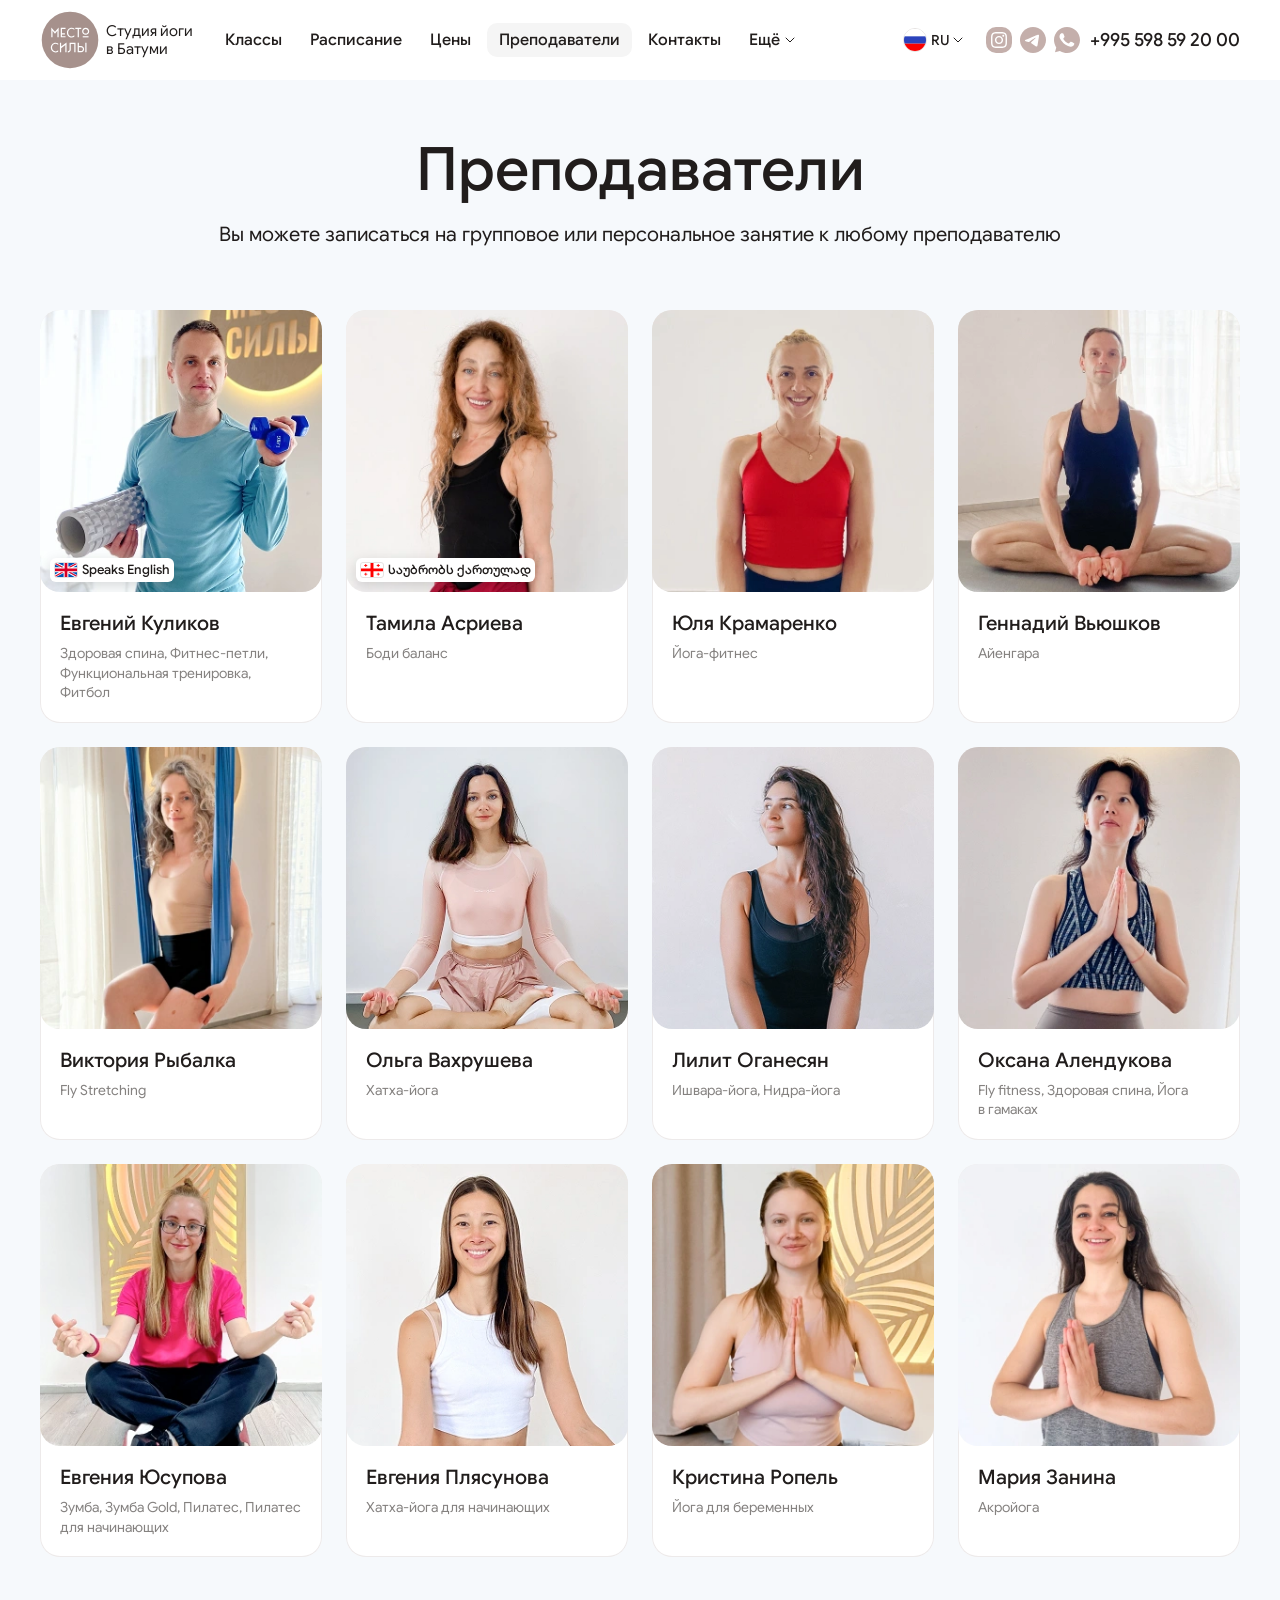
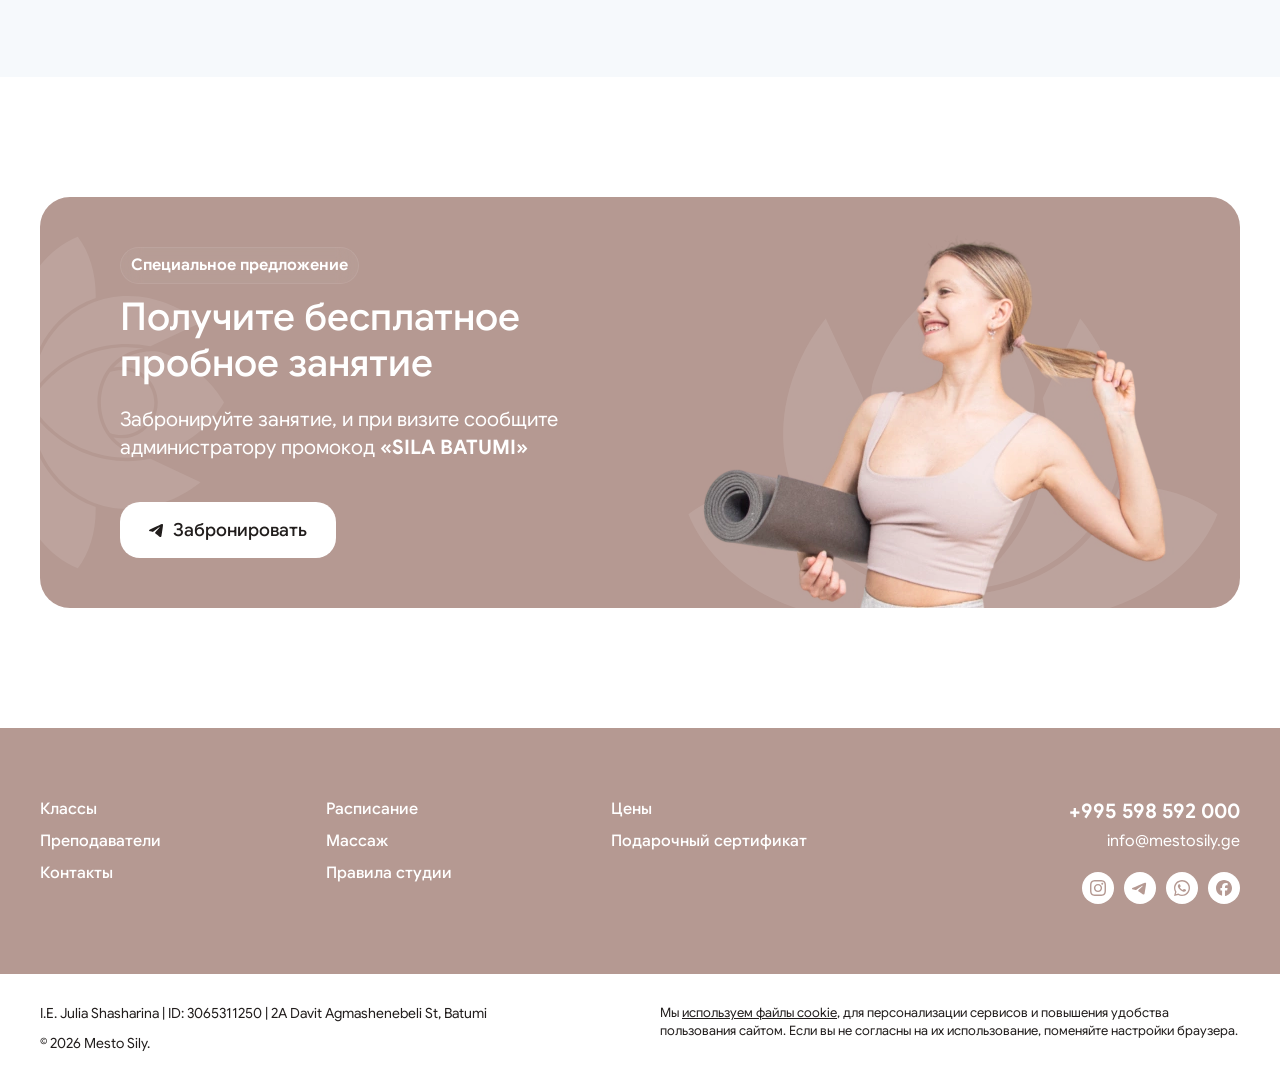
<file: teachers.html>
<!doctype html>
<html lang="ru">

<head>
  <meta charset="UTF-8" />
  <meta name="viewport" content="width=device-width, initial-scale=1.0" />
  <title>Преподаватели йоги и фитнеса | «Место Силы»</title>
  <link rel="preload" as="image" href="assets/img/content/pages/home/hero-bg-mobile.webp" />
  <link rel="preload" as="image" href="assets/img/content/pages/home/hero-bg.webp" />
  <meta name="theme-color" content="#f5f5f5" />
  <link rel="icon" href="assets/img/favicon/favicon.ico" sizes="any" />
  <link rel="icon" href="assets/img/favicon/favicon-32x32.png" type="image/png" />
  <link rel="apple-touch-icon" href="assets/img/favicon/apple-touch-icon.png" />
  <link rel="icon" type="image/png" href="/assets/favicon/favicon-96x96.png" sizes="96x96" />
  <link rel="stylesheet" href="assets/css/swiper/swiper-bundle.min.css" />
  <link rel="stylesheet" href="assets/css/glightbox/glightbox.min.css" />
  <link rel="stylesheet" href="assets/css/main.css" />
</head>

<body>
  <div class="scroll-anchor" id="scroll-anchor"></div>
  <header class="header">
    <div class="container">
      <div class="header__wrapper">
        <div class="header__logo">
          <a href="index.html" class="logo__link">
            <img src="assets/img/common/logo-mestosily.svg" alt="Студия йоги Место Силы в Батуми — логотип"
              class="logo-img" />
          </a>
          <span class="header__logo-description">Студия йоги<br />в Батуми</span>
        </div>
        <nav class="header__menu menu">
          <button class="menu__burger-btn">
            <span></span>
            <span></span>
            <span></span>
          </button>
          <div class="menu__wrapper">
            <ul class="menu__list">
              <li class="menu__item">
                <a href="classes.html" class="menu__link">Классы</a>
              </li>
              <li class="menu__item">
                <a href="schedule.html" class="menu__link">Расписание</a>
              </li>
              <li class="menu__item">
                <a href="prices.html" class="menu__link">Цены</a>
              </li>
              <li class="menu__item">
                <a href="teachers.html" class="menu__link menu__link--active">Преподаватели</a>
              </li>
              <li class="menu__item">
                <a href="contacts.html" class="menu__link">Контакты</a>
              </li>
              <li class="menu__item">
                <span class="menu__link menu__link--more">Ещё</span>
                <ul class="menu__sub-menu sub-menu">
                  <li class="menu__sub-menu-item">
                    <a href="massage.html" class="menu__link">Массаж</a>
                  </li>
                  <li class="menu__sub-menu-item">
                    <a href="gift-certificate.html" class="menu__link">Подарочный сертификат</a>
                  </li>
                  <li class="menu__sub-menu-item">
                    <a href="rules.html" class="menu__link">Правила студии</a>
                  </li>
                </ul>
              </li>
            </ul>

            <div class="menu__mobile-contacts">
              <ul class="menu__social-list">
                <li class="menu__social-item">
                  <a href="https://www.instagram.com/mesto_sily_batumi/" class="menu__social-link"
                    aria-label="Написать в Instagram" target="_blank">
                    <svg class="menu__social-icon">
                      <use xlink:href="assets/img/common/sprite.svg#icon-instagram"></use>
                    </svg>
                  </a>
                </li>
                <li class="menu__social-item">
                  <a href="https://t.me/silabatumi" class="menu__social-link" aria-label="Написать в Telegram"
                    target="_blank">
                    <svg class="menu__social-icon">
                      <use xlink:href="assets/img/common/sprite.svg#icon-telegram"></use>
                    </svg>
                  </a>
                </li>
                <li class="menu__social-item">
                  <a href="https://api.whatsapp.com/send?phone=995598592000" class="menu__social-link"
                    aria-label="Написать в WhatsApp" target="_blank">
                    <svg class="menu__social-icon">
                      <use xlink:href="assets/img/common/sprite.svg#icon-whatsapp"></use>
                    </svg>
                  </a>
                </li>
              </ul>
              <div class="menu__tel">
                <a href="tel:+995598592000" class="menu__tel-link">+995 598 59 20 00</a>
              </div>
            </div>
          </div>
        </nav>
        <div class="header__actions">
          <div class="header__lang">
            <button class="header__lang-btn">
              <img src="assets/img/common/flag-ru.svg" alt="flag-ru" class="header__lang-flag flag-img" />
              ru
            </button>
            <ul class="header__lang-list">
              <li class="header__lang-item">
                <a href="#" class="header__lang-link header__lang-link--active">
                  <img src="assets/img/common/flag-ru.svg" alt="flag-ru" class="header__lang-flag flag-img" />
                  ru
                </a>
              </li>
              <li class="header__lang-item">
                <a href="#" class="header__lang-link">
                  <img src="assets/img/common/flag-en.svg" alt="flag-en" class="header__lang-flag flag-img" />
                  en
                </a>
              </li>
              <li class="header__lang-item">
                <a href="#" class="header__lang-link">
                  <img src="assets/img/common/flag-ge.svg" alt="flag-ge" class="header__lang-flag flag-img" />
                  ge
                </a>
              </li>
            </ul>
          </div>
          <div class="header__contacts">
            <ul class="header__social-list">
              <li class="header__social-item">
                <a href="https://www.instagram.com/mesto_sily_batumi/" class="header__social-link"
                  aria-label="Написать в Instagram" target="_blank">
                  <svg class="header__social-icon" width="26" height="26">
                    <use xlink:href="assets/img/common/sprite.svg#icon-instagram"></use>
                  </svg>
                </a>
              </li>
              <li class="header__social-item">
                <a href="https://t.me/silabatumi" class="header__social-link" aria-label="Написать в Telegram"
                  target="_blank">
                  <svg class="header__social-icon" width="26" height="26">
                    <use xlink:href="assets/img/common/sprite.svg#icon-telegram"></use>
                  </svg>
                </a>
              </li>
              <li class="header__social-item">
                <a href="https://api.whatsapp.com/send?phone=995598592000" class="header__social-link"
                  aria-label="Написать в WhatsApp" target="_blank">
                  <svg class="header__social-icon" width="26" height="26">
                    <use xlink:href="assets/img/common/sprite.svg#icon-whatsapp"></use>
                  </svg>
                </a>
              </li>
            </ul>
            <div class="header__tel">
              <a href="tel:+995598592000" class="header__tel-link">+995 598 59 20 00</a>
            </div>
          </div>
        </div>
      </div>
    </div>
  </header>

  <main class="main">
    <section class="teachers section-first mb">
      <div class="container">
        <div class="teachers__inner">
          <div class="page-header">
            <h1 class="teachers__title">Преподаватели</h1>
            <p class="teachers__subtitle subtitle">Вы можете записаться на групповое или персональное занятие к любому
              преподавателю</p>
          </div>
          <h2 class="visually-hidden">Преподаватели йоги и фитнеса в Батуми</h2>
          <ul class="teachers__grid">

            <!-- карточки -->
            <li class="teachers__item">
              <article class="card-teacher">
                <a href="teacher-page.html" class="card-teacher__link">
                  <div class="card-teacher__img">
                    <img src="assets/img/content/teachers/evgeniy-kulikov.webp" alt="Евгений Куликов" loading="lazy">
                    <div class="card-teacher__badge-wrapper">
                      <span class="card-teacher__badge card-teacher__badge--en">Speaks
                        English</span>
                      <!-- <span class="card-teacher__badge card-teacher__badge--ge">საუბრობს
                        ქართულად</span> -->
                    </div>

                  </div>
                  <div class="card-teacher__content">
                    <h3 class="card-teacher__title">Евгений Куликов</h3>
                    <p class="card-teacher__text">Здоровая спина, Фитнес-петли,
                      Функциональная тренировка, Фитбол
                    </p>
                  </div>
                </a>
              </article>
            </li>
            <li class="teachers__item">
              <article class="card-teacher">
                <a href="#" class="card-teacher__link">
                  <div class="card-teacher__img">
                    <img src="assets/img/content/teachers/tamila-asrieva.webp" alt="Тамила Асриева" loading="lazy">
                    <div class="card-teacher__badge-wrapper">
                      <span class="card-teacher__badge card-teacher__badge--ge">საუბრობს
                        ქართულად</span>
                    </div>
                  </div>
                  <div class="card-teacher__content">
                    <h3 class="card-teacher__title">Тамила Асриева</h3>
                    <p class="card-teacher__text">Боди баланс
                    </p>
                  </div>
                </a>
              </article>
            </li>
            <li class="teachers__item">
              <article class="card-teacher">
                <a href="#" class="card-teacher__link">
                  <div class="card-teacher__img">
                    <img src="assets/img/content/teachers/yulya-kramarenko.webp" alt="Юля Крамаренко" loading="lazy">
                  </div>
                  <div class="card-teacher__content">
                    <h3 class="card-teacher__title">Юля Крамаренко</h3>
                    <p class="card-teacher__text">Йога-фитнес
                    </p>
                  </div>
                </a>
              </article>
            </li>
            <li class="teachers__item">
              <article class="card-teacher">
                <a href="#" class="card-teacher__link">
                  <div class="card-teacher__img">
                    <img src="assets/img/content/teachers/gennadiy-vyushkov.webp" alt="Геннадий Вьюшков" loading="lazy">
                  </div>
                  <div class="card-teacher__content">
                    <h3 class="card-teacher__title">Геннадий Вьюшков</h3>
                    <p class="card-teacher__text">Айенгара
                    </p>
                  </div>
                </a>
              </article>
            </li>
            <li class="teachers__item">
              <article class="card-teacher">
                <a href="#" class="card-teacher__link">
                  <div class="card-teacher__img">
                    <img src="assets/img/content/teachers/viktoriya-rybalka.webp" alt="Виктория Рыбалка" loading="lazy">
                  </div>
                  <div class="card-teacher__content">
                    <h3 class="card-teacher__title">Виктория Рыбалка</h3>
                    <p class="card-teacher__text">Fly Stretching
                    </p>
                  </div>
                </a>
              </article>
            </li>
            <li class="teachers__item">
              <article class="card-teacher">
                <a href="#" class="card-teacher__link">
                  <div class="card-teacher__img">
                    <img src="assets/img/content/teachers/olga-vakhrusheva.webp" alt="Ольга Вахрушева" loading="lazy">
                  </div>
                  <div class="card-teacher__content">
                    <h3 class="card-teacher__title">Ольга Вахрушева</h3>
                    <p class="card-teacher__text">Хатха-йога
                    </p>
                  </div>
                </a>
              </article>
            </li>
            <li class="teachers__item">
              <article class="card-teacher">
                <a href="#" class="card-teacher__link">
                  <div class="card-teacher__img">
                    <img src="assets/img/content/teachers/lilit-oganesyan.webp" alt="Лилит Оганесян" loading="lazy">
                  </div>
                  <div class="card-teacher__content">
                    <h3 class="card-teacher__title">Лилит Оганесян</h3>
                    <p class="card-teacher__text">Ишвара-йога, Нидра-йога
                    </p>
                  </div>
                </a>
              </article>
            </li>
            <li class="teachers__item">
              <article class="card-teacher">
                <a href="#" class="card-teacher__link">
                  <div class="card-teacher__img">
                    <img src="assets/img/content/teachers/oksana-alendukova.webp" alt="Оксана Алендукова"
                      loading="lazy">
                  </div>
                  <div class="card-teacher__content">
                    <h3 class="card-teacher__title">Оксана Алендукова</h3>
                    <p class="card-teacher__text">Fly fitness, Здоровая спина, Йога
                      в гамаках
                    </p>
                  </div>
                </a>
              </article>
            </li>
            <li class="teachers__item">
              <article class="card-teacher">
                <a href="#" class="card-teacher__link">
                  <div class="card-teacher__img">
                    <img src="assets/img/content/teachers/evgeniya-yusupova.webp" alt="Евгения Юсупова" loading="lazy">
                  </div>
                  <div class="card-teacher__content">
                    <h3 class="card-teacher__title">Евгения Юсупова</h3>
                    <p class="card-teacher__text">Зумба, Зумба Gold, Пилатес, Пилатес
                      для начинающих
                    </p>
                  </div>
                </a>
              </article>
            </li>
            <li class="teachers__item">
              <article class="card-teacher">
                <a href="#" class="card-teacher__link">
                  <div class="card-teacher__img">
                    <img src="assets/img/content/teachers/evgeniya-plyasunova.webp" alt="Евгения Плясунова"
                      loading="lazy">
                  </div>
                  <div class="card-teacher__content">
                    <h3 class="card-teacher__title">Евгения Плясунова</h3>
                    <p class="card-teacher__text">Хатха-йога для начинающих
                    </p>
                  </div>
                </a>
              </article>
            </li>
            <li class="teachers__item">
              <article class="card-teacher">
                <a href="#" class="card-teacher__link">
                  <div class="card-teacher__img">
                    <img src="assets/img/content/teachers/kristina-ropel.webp" alt="Кристина Ропель" loading="lazy">
                  </div>
                  <div class="card-teacher__content">
                    <h3 class="card-teacher__title">Кристина Ропель</h3>
                    <p class="card-teacher__text">Йога для беременных
                    </p>
                  </div>
                </a>
              </article>
            </li>
            <li class="teachers__item">
              <article class="card-teacher">
                <a href="#" class="card-teacher__link">
                  <div class="card-teacher__img">
                    <img src="assets/img/content/teachers/mariya-zanina.webp" alt="Мария Занина" loading="lazy">
                  </div>
                  <div class="card-teacher__content">
                    <h3 class="card-teacher__title">Мария Занина</h3>
                    <p class="card-teacher__text">Акройога
                    </p>
                  </div>
                </a>
              </article>
            </li>
            <!-- конец карточки -->

          </ul>
        </div>
      </div>
    </section>
    <section class="banner-promo mb">
      <div class="container">
        <div class="banner-promo__wrapper">
          <div class="banner-promo__content">
            <span class="banner-promo__badge">Специальное предложение</span>
            <h2 class="banner-promo__title">Получите бесплатное пробное занятие</h2>
            <p class="banner-promo__text">Забронируйте занятие, и при визите сообщите администратору
              промокод <strong>«SILA BATUMI»</strong></p>
            <a href="https://t.me/MestoSilyBatumi_bot?text=%D0%97%D0%B4%D1%80%D0%B0%D0%B2%D1%81%D1%82%D0%B2%D1%83%D0%B9%D1%82%D0%B5!%20%D0%AF%20%D1%85%D0%BE%D1%87%D1%83%20%D0%B7%D0%B0%D0%B1%D1%80%D0%BE%D0%BD%D0%B8%D1%80%D0%BE%D0%B2%D0%B0%D1%82%D1%8C%20%D0%B1%D0%B5%D1%81%D0%BF%D0%BB%D0%B0%D1%82%D0%BD%D0%BE%D0%B5%20%D0%BF%D1%80%D0%BE%D0%B1%D0%BD%D0%BE%D0%B5%20%D0%B7%D0%B0%D0%BD%D1%8F%D1%82%D0%B8%D0%B5%20%D0%BF%D0%BE%20%D0%BF%D1%80%D0%BE%D0%BC%D0%BE-%D0%BA%D0%BE%D0%B4%D1%83%20%C2%ABSILA%20BATUMI%C2%BB"
              target="_blank" class="banner-promo__btn btn btn--secondary">
              <svg width="14" height="14">
                <use xlink:href="assets/img/common/sprite.svg#telegrambot"></use>
              </svg>
              Забронировать
            </a>
          </div>

          <img src="assets/img/content/banners/banner-promo.webp" class="banner-promo__img"
            alt="Специальное предложение на первое занятие в студии йоги" loading="lazy">
        </div>
      </div>
    </section>

  </main>
  <footer class="footer">
    <div class="footer__top">
      <div class="container">
        <div class="footer__top-inner">
          <ul class="footer__nav-list">
            <li class="footer__nav-item">
              <a href="#" class="footer__nav-link">Классы</a>
            </li>
            <li class="footer__nav-item">
              <a href="#" class="footer__nav-link">Расписание</a>
            </li>
            <li class="footer__nav-item">
              <a href="#" class="footer__nav-link">Цены</a>
            </li>
            <li class="footer__nav-item">
              <a href="#" class="footer__nav-link">Преподаватели</a>
            </li>
            <li class="footer__nav-item">
              <a href="#" class="footer__nav-link">Массаж</a>
            </li>
            <li class="footer__nav-item">
              <a href="#" class="footer__nav-link">Подарочный сертификат</a>
            </li>
            <li class="footer__nav-item">
              <a href="#" class="footer__nav-link">Контакты</a>
            </li>
            <li class="footer__nav-item">
              <a href="#" class="footer__nav-link">Правила студии</a>
            </li>
          </ul>

          <div class="footer__info">
            <div class="footer__info-item">
              <a href="tel:+995598592000" class="footer__phone">+995 598 592 000</a>
              <a href="mailto:info@mestosily.ge" class="footer__email">info@mestosily.ge</a>
            </div>
            <div class="footer__social-list">
              <a href="#" class="footer__social-link" aria-label="Мы в Instagram">
                <svg class="footer__social-icon">
                  <use xlink:href="assets/img/common/sprite.svg#icon-footer-instagram"></use>
                </svg>
              </a>
              <a href="#" class="footer__social-link" aria-label="Наш канал в Telegram">
                <svg class="footer__social-icon">
                  <use xlink:href="assets/img/common/sprite.svg#icon-footer-telegram"></use>
                </svg>
              </a>
              <a href="#" class="footer__social-link" aria-label="Написать нам в WhatsApp">
                <svg class="footer__social-icon">
                  <use xlink:href="assets/img/common/sprite.svg#icon-footer-whatsapp"></use>
                </svg>
              </a>
              <a href="#" class="footer__social-link" aria-label="Наша страница в Facebook">
                <svg class="footer__social-icon">
                  <use xlink:href="assets/img/common/sprite.svg#icon-footer-facebook"></use>
                </svg>
              </a>
            </div>
          </div>
        </div>
      </div>
    </div>
    <div class="footer__bottom">
      <div class="container">
        <div class="footer__bottom-inner">
          <div class="footer__legal">
            <p class="footer__owner">
              I.E. Julia Shasharina | ID: 3065311250 | 2A Davit Agmashenebeli
              St, Batumi
            </p>
            <p class="footer__copy">© 2026 Mesto Sily.</p>
          </div>

          <div class="footer__cookie">
            <p>
              Мы <a href="#" class="footer__cookie-link">используем файлы cookie</a>, для персонализации сервисов
              и повышения удобства пользования
              сайтом. Если вы не согласны на их использование, поменяйте
              настройки браузера.
            </p>
          </div>
        </div>
      </div>
    </div>
  </footer>

  <script src="assets/js/extensions/swiper/swiper-bundle.min.js"></script>
  <script src="assets/js/extensions/glightbox/glightbox.min.js"></script>
  <script type="module" src="assets/js/main.js"></script>
</body>

</html>
</file>
<file: assets/css/main.css>
@charset "UTF-8";
*,
*::before,
*::after {
  box-sizing: border-box;
  margin: 0;
  padding: 0;
}

ul,
ol {
  list-style: none;
}

img,
picture,
video,
canvas,
svg {
  display: block;
  max-width: 100%;
  height: auto;
}

a {
  text-decoration: none;
  color: inherit;
  display: inline-block;
  -webkit-tap-highlight-color: transparent;
}

html {
  -webkit-text-size-adjust: 100%;
  -moz-text-size-adjust: 100%;
  text-size-adjust: 100%;
}

body {
  line-height: 1.5;
  -webkit-font-smoothing: antialiased;
  -moz-osx-font-smoothing: grayscale;
  overflow-x: hidden;
}

input,
button,
textarea,
select {
  font: inherit;
  border: none;
  background: transparent;
  outline: none;
}

button {
  cursor: pointer;
  -webkit-tap-highlight-color: transparent;
}

table {
  border-collapse: collapse;
  border-spacing: 0;
}

[hidden] {
  display: none !important;
}

@font-face {
  font-family: "Google Sans";
  src: url("../fonts/GoogleSans-Regular.woff2") format("woff2");
  font-weight: 400;
  font-style: normal;
  font-display: swap;
}
@font-face {
  font-family: "Google Sans";
  src: url("../fonts/GoogleSans-Medium.woff2") format("woff2");
  font-weight: 500;
  font-style: normal;
  font-display: swap;
}
@font-face {
  font-family: "Google Sans";
  src: url("../fonts/GoogleSans-Bold.woff2") format("woff2");
  font-weight: 700;
  font-style: normal;
  font-display: swap;
}
body {
  font-family: "Google Sans", sans-serif;
  font-size: 16px;
  color: #211D1C;
}

h1 {
  font-weight: 500;
  line-height: 1;
  font-size: 60px;
}
@media (max-width: 1239px) {
  h1 {
    font-size: 46px;
  }
}
@media (max-width: 1023px) {
  h1 {
    font-size: 40px;
  }
}
@media (max-width: 767px) {
  h1 {
    font-size: 32px;
  }
}

h2 {
  font-weight: 500;
  line-height: 1.2;
  font-size: 44px;
}
@media (max-width: 1239px) {
  h2 {
    font-size: 34px;
  }
}
@media (max-width: 1023px) {
  h2 {
    font-size: 30px;
  }
}
@media (max-width: 767px) {
  h2 {
    font-size: 26px;
  }
}

h3 {
  font-weight: 500;
  line-height: 1.2;
  font-size: 32px;
}
@media (max-width: 1239px) {
  h3 {
    font-size: 28px;
  }
}
@media (max-width: 1023px) {
  h3 {
    font-size: 24px;
  }
}
@media (max-width: 767px) {
  h3 {
    font-size: 20px;
  }
}

h4,
h5,
h6 {
  font-weight: 700;
  line-height: 1.2;
}

::-moz-selection {
  background-color: #DEA293;
  color: #FFFFFF;
}

::selection {
  background-color: #DEA293;
  color: #FFFFFF;
}

::-moz-selection {
  background-color: #DEA293;
  color: #FFFFFF;
}

html {
  scroll-behavior: smooth;
}

.is-open {
  display: flex !important;
}

body {
  display: flex;
  flex-direction: column;
  min-height: 100vh;
  margin: 0;
}

main {
  display: flex;
  flex-direction: column;
  flex-grow: 1;
}

body.lock {
  overflow: hidden !important;
}

body.body--grey {
  background-color: #F6F9FC;
}

.section-first {
  padding-top: 60px !important;
}
@media (max-width: 1023px) {
  .section-first {
    padding-top: 40px !important;
  }
}

.mb {
  margin-bottom: 120px;
}
@media (max-width: 1239px) {
  .mb {
    margin-bottom: 90px;
  }
}
@media (max-width: 1023px) {
  .mb {
    margin-bottom: 60px;
  }
}

.mb-0 {
  margin-bottom: 0;
}

.container {
  max-width: 1352px;
  width: 100%;
  margin: 0 auto;
  padding: 0 40px;
}
@media (max-width: 1239px) {
  .container {
    padding: 0 40px;
  }
}
@media (max-width: 1023px) {
  .container {
    padding: 0 30px;
  }
}
@media (max-width: 560px) {
  .container {
    padding: 0 20px;
  }
}

.hero-inner-page {
  padding: 0 20px;
}
@media (max-width: 560px) {
  .hero-inner-page {
    padding: 0 4px;
  }
}
.hero-inner-page__wrapper {
  max-width: 1600px;
  min-width: 320px;
  margin: 0 auto;
}

.page-header {
  display: flex;
  flex-direction: column;
  align-items: center;
  gap: 20px;
  margin-bottom: 60px;
}
@media (max-width: 1239px) {
  .page-header {
    margin-bottom: 40px;
  }
}
@media (max-width: 1023px) {
  .page-header {
    margin-bottom: 20px;
    gap: 10px;
  }
}

.text-accent {
  color: #B16958;
  display: inline-flex;
}

.text-bold {
  font-weight: 700;
}

.text-opacity-70 {
  opacity: 0.7;
}

.link-primary {
  color: #B16958;
  text-decoration: underline;
}

.visually-hidden {
  position: absolute;
  width: 1px;
  height: 1px;
  padding: 0;
  margin: -1px;
  overflow: hidden;
  clip: rect(0, 0, 0, 0);
  white-space: nowrap;
  border: 0;
}

.section-header {
  display: flex;
  flex-direction: column;
  align-items: center;
  gap: 10px;
}

.scroll-anchor {
  position: absolute;
  top: 100px;
  /* Твоя точка срабатывания */
  left: 0;
  width: 1px;
  height: 1px;
  pointer-events: none;
  /* Не мешает кликам */
  visibility: hidden;
}

.subtitle {
  font-size: 20px;
}
@media (max-width: 1023px) {
  .subtitle {
    font-size: 18px;
  }
}
@media (max-width: 560px) {
  .subtitle {
    font-size: 16px;
  }
}

.flag-img {
  width: 24px;
  height: 24px;
  -o-object-fit: cover;
     object-fit: cover;
  border-radius: 50%;
  border: 1px solid #E5E2E1;
}

.swiper-lazy-preloader {
  --swiper-preloader-color: #E5E2E1;
  border-width: 2px;
  pointer-events: none;
  z-index: 0 !important;
}

.swiper-wrapper {
  -webkit-user-select: none;
  -moz-user-select: none;
  user-select: none;
}

.custom-slider {
  position: relative;
  width: 100%;
}
.custom-slider__swiper {
  overflow: hidden;
}
.custom-slider__swiper--visible {
  overflow: visible;
}
@media (max-width: 1239px) {
  .custom-slider__swiper {
    overflow: visible;
  }
}
.custom-slider__nav {
  position: absolute;
  top: 50%;
  left: 0;
  right: 0;
  transform: translateY(-50%);
  z-index: 2;
  display: flex;
  justify-content: space-between;
  align-items: center;
  pointer-events: none;
}
@media (max-width: 1239px) {
  .custom-slider__nav {
    display: none;
  }
}
.custom-slider__nav-prev, .custom-slider__nav-next {
  position: relative;
  top: auto !important;
  margin: 0;
  pointer-events: auto;
}
.custom-slider__nav-prev.swiper-button-lock, .custom-slider__nav-next.swiper-button-lock {
  display: none;
}
.custom-slider__nav-prev {
  margin-left: -90px;
}
.custom-slider__nav-next {
  margin-right: -90px;
}
.custom-slider__nav--inside {
  margin-left: 0px;
  margin-right: 0px;
}
.custom-slider__pagination {
  z-index: 1 !important;
}
.custom-slider__pagination.swiper-pagination-lock {
  display: none !important;
}
.custom-slider__pagination {
  width: 100%;
  position: relative;
  bottom: 0px !important;
  margin-top: 40px !important;
}
@media (max-width: 1239px) {
  .custom-slider__pagination {
    margin-top: 30px !important;
  }
}
@media (max-width: 560px) {
  .custom-slider__pagination {
    margin-top: 20px !important;
  }
}
.custom-slider__pagination > .swiper-pagination-bullet {
  width: 8px;
  height: 8px;
  border-radius: 50%;
  opacity: 1;
  cursor: pointer;
  transition: all 0.2s ease;
  background-color: #E4DFD9;
}
@media (hover: hover) {
  .custom-slider__pagination > .swiper-pagination-bullet:hover {
    background-color: #B16958;
  }
}
.custom-slider__pagination > .swiper-pagination-bullet:focus-visible {
  background-color: #B16958;
  outline: none;
}
.custom-slider__pagination > .swiper-pagination-bullet-active {
  background-color: #B16958;
}

.gslide-image {
  padding: 10px;
}
.gslide-image img {
  border-radius: 20px;
  box-shadow: 0 20px 40px rgba(0, 0, 0, 0.1);
}
@media (max-width: 560px) {
  .gslide-image img {
    border-radius: 10px;
  }
}

.gclose {
  display: flex !important;
  align-items: center !important;
  justify-content: center !important;
  cursor: pointer !important;
  background: #FFFFFF !important;
  opacity: 1 !important;
  border-radius: 50% !important;
  padding: 12px !important;
  width: 50px !important;
  height: 50px !important;
  border: 2px solid rgba(177, 105, 88, 0.1) !important;
  transition: background-color 0.2s ease !important;
}
@media (hover: hover) {
  .gclose:hover {
    background-color: rgba(255, 255, 255, 0.9) !important;
  }
  .gclose:hover svg path {
    fill: #B16958 !important;
  }
}
.gclose:focus-visible {
  background-color: rgba(255, 255, 255, 0.9) !important;
}
.gclose:focus-visible svg path {
  fill: #B16958 !important;
}
.gclose:focus-visible {
  outline: none;
}
@media (max-width: 767px) {
  .gclose {
    padding: 10px !important;
    width: 36px !important;
    height: 36px !important;
  }
  .gclose svg {
    width: 16px !important;
    height: 16px !important;
  }
}
.gclose svg path {
  fill: #211D1C !important;
}

.gnext,
.gprev {
  background-color: #FFFFFF !important;
  border-radius: 50% !important;
  padding: 16px !important;
  width: auto !important;
  height: auto !important;
  border: 2px solid rgba(177, 105, 88, 0.1) !important;
}
@media (hover: hover) {
  .gnext:hover,
  .gprev:hover {
    background-color: rgba(255, 255, 255, 0.9) !important;
    color: #B16958 !important;
  }
}
.gnext:focus-visible,
.gprev:focus-visible {
  background-color: rgba(255, 255, 255, 0.9) !important;
  color: #B16958 !important;
  outline: none;
}
.gnext svg,
.gprev svg {
  width: 14px;
  height: 14px;
}
@media (max-width: 1239px) {
  .gnext,
  .gprev {
    display: none;
  }
}

.header {
  position: sticky;
  top: 0;
  left: 0;
  right: 0;
  z-index: 3;
  height: 80px;
  padding: 10px 0;
  backdrop-filter: blur(10px);
  background-color: rgba(255, 255, 255, 0.98);
}
@media (max-width: 767px) {
  .header {
    height: 70px;
  }
}
.header__wrapper {
  display: flex;
  justify-content: space-between;
  align-items: center;
  gap: 20px;
}
.header__logo {
  display: flex;
  align-items: center;
  gap: 6px;
  z-index: 4;
}
@media (max-width: 767px) {
  .header__logo {
    width: 100%;
  }
}
.header__logo .logo-img {
  transition: width 0.2s ease;
  width: 60px;
  height: auto;
  min-width: 50px;
}
@media (max-width: 767px) {
  .header__logo .logo-img {
    width: 50px;
  }
}
.header__logo-description {
  white-space: nowrap;
  font-size: 15px;
  font-weight: 400;
  color: #211D1C;
  line-height: 1.2;
}
@media (max-width: 560px) {
  .header__logo-description {
    font-size: 14px;
  }
}
.header__menu {
  display: flex;
  justify-content: space-between;
  align-items: center;
  flex-grow: 1;
}
@media (max-width: 1239px) {
  .header__menu {
    flex-grow: 0;
    order: 2;
  }
}
.header .menu__wrapper {
  display: flex;
}
@media (max-width: 1239px) {
  .header .menu__wrapper {
    display: none;
    position: absolute;
    z-index: 3;
    flex-direction: column;
    justify-content: start;
    align-items: start;
    background-color: #FFFFFF;
    top: 0;
    left: 0;
    right: 0;
    bottom: 0;
    width: 100vw;
    height: 100vh;
    padding: 10px 40px;
    padding-top: 120px;
    opacity: 0;
    visibility: hidden;
    pointer-events: none;
    transition: opacity 0.2s ease, visibility 0.2s ease;
  }
  .header .menu__wrapper.is-open {
    display: flex;
    opacity: 1;
    visibility: visible;
    pointer-events: all;
  }
}
@media (max-width: 767px) {
  .header .menu__wrapper {
    padding-top: 90px;
  }
}
.header .menu__burger-btn {
  z-index: 4;
  display: none;
  flex-direction: column;
  justify-content: center;
  align-items: center;
  gap: 5px;
  width: 40px;
  height: 40px;
  background-color: transparent;
  border: none;
  cursor: pointer;
}
@media (max-width: 1239px) {
  .header .menu__burger-btn {
    display: flex;
  }
}
.header .menu__burger-btn span {
  display: block;
  width: 20px;
  height: 2px;
  background-color: #211D1C;
  animation-duration: 0.2s;
  animation-fill-mode: forwards;
  animation-timing-function: ease;
}
.header .menu__burger-btn.active span:nth-child(1) {
  animation-name: burgerTopOpen;
}
.header .menu__burger-btn.active span:nth-child(2) {
  animation-name: burgerMiddleOpen;
}
.header .menu__burger-btn.active span:nth-child(3) {
  animation-name: burgerBottomOpen;
}
.header .menu__burger-btn.is-clicked:not(.active) span:nth-child(1) {
  animation-name: burgerTopClose;
}
.header .menu__burger-btn.is-clicked:not(.active) span:nth-child(2) {
  animation-name: burgerMiddleClose;
}
.header .menu__burger-btn.is-clicked:not(.active) span:nth-child(3) {
  animation-name: burgerBottomClose;
}
.header .menu__header {
  display: none;
}
@media (max-width: 1239px) {
  .header .menu__header {
    display: flex;
    justify-content: space-between;
    align-items: center;
    width: 100%;
    margin-bottom: 40px;
  }
}
@media (max-width: 560px) {
  .header .menu__header {
    margin-bottom: 20px;
  }
}
.header .menu__list {
  display: flex;
  flex-direction: row;
  justify-content: start;
  align-items: center;
  gap: 4px;
}
@media (max-width: 1239px) {
  .header .menu__list {
    width: 100%;
    flex-direction: column;
    justify-content: start;
    align-items: start;
    gap: 18px;
    padding: 0px clamp(8px, 5vw, 80px);
  }
}
@media (max-width: 560px) {
  .header .menu__list {
    gap: 10px;
    padding: 0px;
  }
}
.header .menu__item {
  position: relative;
  display: flex;
  justify-content: start;
  align-items: center;
  width: 100%;
}
@media (max-width: 1239px) {
  .header .menu__item {
    width: auto;
  }
}
@media (hover: hover) {
  .header .menu__item:hover .menu__sub-menu {
    display: flex;
    opacity: 1;
    visibility: visible;
    pointer-events: all;
    transform: translateY(0);
  }
}
.header .menu__item:focus-visible .menu__sub-menu {
  display: flex;
  opacity: 1;
  visibility: visible;
  pointer-events: all;
  transform: translateY(0);
}
.header .menu__item:focus-visible {
  outline: none;
}
.header .menu__link {
  display: flex;
  justify-content: space-between;
  align-items: center;
  width: 100%;
  font-size: 16px;
  font-weight: 500;
  color: #211D1C;
  line-height: 1.4;
  padding: 6px 12px;
  border-radius: 10px;
  background-color: transparent;
  white-space: nowrap;
  transition: color 0.2s ease, background-color 0.2s ease;
}
@media (max-width: 1239px) {
  .header .menu__link {
    font-size: clamp(18px, 5vw, 24px);
    white-space: normal;
  }
}
@media (hover: hover) {
  .header .menu__link:hover {
    color: #B16958;
  }
}
.header .menu__link:focus-visible {
  color: #B16958;
  outline: none;
}
.header .menu__link--more {
  justify-content: flex-start;
  gap: 4px;
  cursor: pointer;
}
.header .menu__link--more::after {
  content: "";
  display: block;
  width: 12px;
  height: 12px;
  background-color: currentColor;
  -webkit-mask: url("data:image/svg+xml,%3csvg width='12' height='12' viewBox='0 0 12 12' fill='none' xmlns='http://www.w3.org/2000/svg'%3e%3cpath d='M2 4L6 8L10 4' stroke='%23211D1C' stroke-linecap='round' stroke-linejoin='round'/%3e%3c/svg%3e") no-repeat 50% 50%;
  mask: url("data:image/svg+xml,%3csvg width='12' height='12' viewBox='0 0 12 12' fill='none' xmlns='http://www.w3.org/2000/svg'%3e%3cpath d='M2 4L6 8L10 4' stroke='%23211D1C' stroke-linecap='round' stroke-linejoin='round'/%3e%3c/svg%3e") no-repeat 50% 50%;
  mask-size: contain;
  -webkit-mask-size: contain;
}
@media (max-width: 1239px) {
  .header .menu__link--more {
    display: none;
  }
}
.header .menu__link--active {
  color: #211D1C;
  background-color: #F5F5F5;
}
.header .menu__sub-menu {
  position: absolute;
  display: none;
  opacity: 0;
  visibility: hidden;
  pointer-events: none;
  top: 100%;
  left: -10px;
  z-index: 10;
  flex-direction: column;
  justify-content: start;
  align-items: start;
  gap: 4px;
  padding: 10px;
  background-color: #FFFFFF;
  border-radius: 10px;
  box-shadow: 0 4px 14px 0 rgba(0, 0, 0, 0.15);
  transform: translateY(10px);
  transition: opacity 0.2s ease, visibility 0.2s ease, transform 0.2s ease;
}
@media (max-width: 1239px) {
  .header .menu__sub-menu {
    display: flex;
    opacity: 1;
    visibility: visible;
    pointer-events: all;
    position: static;
    width: 100%;
    gap: 18px;
    margin: 0;
    padding: 0;
    background-color: transparent;
    box-shadow: none;
    transform: none;
  }
}
@media (max-width: 767px) {
  .header .menu__sub-menu {
    gap: 10px;
  }
}
.header .menu__sub-menu-item {
  display: flex;
  justify-content: start;
  align-items: center;
  width: 100%;
}
@media (max-width: 1239px) {
  .header .menu__sub-menu-item {
    width: auto;
  }
}
.header .menu__mobile-contacts {
  display: none;
  margin-top: 40px;
}
@media (max-width: 1239px) {
  .header .menu__mobile-contacts {
    display: flex;
    flex-direction: column;
    justify-content: start;
    align-items: start;
    gap: 18px;
    padding: 0px clamp(12px, 5vw, 80px);
  }
}
@media (max-width: 560px) {
  .header .menu__mobile-contacts {
    padding: 0px 12px;
  }
}
.header .menu__social-list {
  display: flex;
  flex-direction: row;
  justify-content: start;
  align-items: center;
  gap: 18px;
}
.header .menu__social-link {
  display: flex;
  justify-content: start;
  align-items: center;
  width: 40px;
  height: 40px;
}
@media (hover: hover) {
  .header .menu__social-link:hover {
    opacity: 0.7;
  }
}
.header .menu__social-link:focus-visible {
  opacity: 0.7;
  outline: none;
}
.header .menu__tel {
  font-size: 24px;
  font-weight: 500;
  color: #211D1C;
  line-height: 1.2;
}
@media (hover: hover) {
  .header .menu__tel:hover {
    color: #B16958;
  }
}
.header .menu__tel:focus-visible {
  color: #B16958;
  outline: none;
}
.header__actions {
  display: flex;
  flex-direction: row;
  justify-content: space-between;
  align-items: center;
  gap: 10px;
}
.header__lang {
  position: relative;
  z-index: 2;
}
@media (max-width: 560px) {
  .header__lang {
    position: static;
  }
}
.header__lang.is-active .header__lang-list {
  display: flex;
  opacity: 1;
  visibility: visible;
  transform: translateY(0);
}
.header__lang.is-active .header__lang-btn::after {
  transform: rotate(180deg);
}
.header__lang-btn {
  display: flex;
  justify-content: start;
  align-items: center;
  font-size: 14px;
  font-weight: 500;
  color: #211D1C;
  text-transform: uppercase;
  line-height: 1;
  padding: 6px 12px;
  border-radius: 10px;
  background-color: transparent;
  transition: color 0.2s ease, background-color 0.2s ease;
}
@media (hover: hover) {
  .header__lang-btn:hover {
    color: #B16958;
  }
}
.header__lang-btn:focus-visible {
  color: #B16958;
  outline: none;
}
.header__lang-btn::after {
  z-index: -1;
  content: "";
  display: block;
  width: 12px;
  height: 12px;
  min-width: 12px;
  min-height: 12px;
  margin-left: 2px;
  background-color: currentColor;
  -webkit-mask: url("data:image/svg+xml,%3csvg width='12' height='12' viewBox='0 0 12 12' fill='none' xmlns='http://www.w3.org/2000/svg'%3e%3cpath d='M2 4L6 8L10 4' stroke='%23211D1C' stroke-linecap='round' stroke-linejoin='round'/%3e%3c/svg%3e") no-repeat 50% 50%;
  mask: url("data:image/svg+xml,%3csvg width='12' height='12' viewBox='0 0 12 12' fill='none' xmlns='http://www.w3.org/2000/svg'%3e%3cpath d='M2 4L6 8L10 4' stroke='%23211D1C' stroke-linecap='round' stroke-linejoin='round'/%3e%3c/svg%3e") no-repeat 50% 50%;
  mask-size: contain;
  -webkit-mask-size: contain;
  transition: transform 0.2s ease;
}
.header__lang-list {
  position: absolute;
  display: none;
  top: 100%;
  left: -10px;
  z-index: 2;
  flex-direction: column;
  min-width: 100px;
  gap: 4px;
  padding: 10px;
  background-color: #FFFFFF;
  border-radius: 10px;
  box-shadow: 0 4px 14px 0 rgba(0, 0, 0, 0.15);
  opacity: 0;
  visibility: hidden;
  transform: translateY(10px);
  transition: opacity 0.2s ease, visibility 0.2s ease, transform 0.2s ease;
}
@media (max-width: 560px) {
  .header__lang-list {
    left: 0;
    right: 0;
    margin: 0px 40px;
  }
}
.header__lang-item {
  display: flex;
  width: 100%;
}
.header__lang-link {
  display: flex;
  align-items: center;
  gap: 6px;
  width: 100%;
  padding: 6px 14px;
  font-size: 16px;
  font-weight: 500;
  text-transform: uppercase;
  color: #211D1C;
  border-radius: 10px;
  transition: background-color 0.2s ease, color 0.2s ease;
}
@media (hover: hover) {
  .header__lang-link:hover {
    color: #B16958;
  }
}
.header__lang-link:focus-visible {
  color: #B16958;
  outline: none;
}
.header__lang-link--active {
  background-color: #F5F5F5;
  color: #211D1C;
  pointer-events: none;
}
.header__lang-flag {
  margin-right: 4px;
  width: 24px;
  height: 24px;
}
.header__contacts {
  display: flex;
  flex-direction: row;
  justify-content: space-between;
  align-items: center;
  gap: 10px;
}
@media (max-width: 767px) {
  .header__contacts {
    display: none;
  }
}
.header__social-list {
  display: flex;
  flex-direction: row;
  justify-content: center;
  align-items: center;
  gap: 8px;
}
.header__social-item {
  display: flex;
}
.header__social-link {
  min-width: 26px;
  min-height: 26px;
  transition: opacity 0.2s ease;
}
@media (hover: hover) {
  .header__social-link:hover {
    opacity: 0.7;
  }
}
.header__social-link:focus-visible {
  opacity: 0.7;
  outline: none;
}
.header__tel {
  display: flex;
  flex-direction: column;
  justify-content: end;
}
.header__tel-link {
  font-size: 18px;
  font-weight: 500;
  color: #211D1C;
  line-height: 1;
  white-space: nowrap;
  transition: color 0.2s ease;
}
@media (hover: hover) {
  .header__tel-link:hover {
    color: #B16958;
  }
}
.header__tel-link:focus-visible {
  color: #B16958;
  outline: none;
}
.header {
  transition: height 0.2s ease, box-shadow 0.2s ease;
}
.header--compact {
  box-shadow: 0 4px 14px 0 rgba(33, 29, 28, 0.04);
}
@keyframes burgerTopOpen {
  0% {
    transform: translateY(0) rotate(0);
  }
  50% {
    transform: translateY(7px) rotate(0);
  }
  100% {
    transform: translateY(7px) rotate(45deg);
  }
}
@keyframes burgerTopClose {
  0% {
    transform: translateY(7px) rotate(45deg);
  }
  50% {
    transform: translateY(7px) rotate(0);
  }
  100% {
    transform: translateY(0) rotate(0);
  }
}
@keyframes burgerMiddleOpen {
  0% {
    opacity: 1;
  }
  50% {
    opacity: 0;
  }
  100% {
    opacity: 0;
  }
}
@keyframes burgerMiddleClose {
  0% {
    opacity: 0;
  }
  50% {
    opacity: 0;
  }
  100% {
    opacity: 1;
  }
}
@keyframes burgerBottomOpen {
  0% {
    transform: translateY(0) rotate(0);
  }
  50% {
    transform: translateY(-7px) rotate(0);
  }
  100% {
    transform: translateY(-7px) rotate(-45deg);
  }
}
@keyframes burgerBottomClose {
  0% {
    transform: translateY(-7px) rotate(-45deg);
  }
  50% {
    transform: translateY(-7px) rotate(0);
  }
  100% {
    transform: translateY(0) rotate(0);
  }
}
.footer__top {
  display: flex;
  background-color: #B59992;
}
.footer__top-inner {
  display: flex;
  flex-direction: row;
  justify-content: space-between;
  align-items: start;
  gap: 80px;
  padding: 70px 0;
  width: 100%;
}
@media (max-width: 1023px) {
  .footer__top-inner {
    gap: 40px;
  }
}
@media (max-width: 767px) {
  .footer__top-inner {
    gap: 20px;
  }
}
@media (max-width: 560px) {
  .footer__top-inner {
    flex-direction: column;
    padding: 60px 0;
    gap: 60px;
  }
}
.footer__nav-list {
  display: grid;
  grid-template-columns: repeat(3, 1fr);
  -moz-column-gap: clamp(20px, 7vw, 100px);
       column-gap: clamp(20px, 7vw, 100px);
  row-gap: 10px;
}
@media (max-width: 1023px) {
  .footer__nav-list {
    width: 100%;
    grid-template-columns: repeat(2, 1fr);
  }
}
@media (max-width: 560px) {
  .footer__nav-list {
    grid-template-columns: repeat(1, 1fr);
  }
}
.footer__nav-link {
  display: flex;
  color: #FFFFFF;
  font-size: 16px;
  line-height: 1.4;
  font-weight: 500;
  transition: color 0.2s ease;
  white-space: nowrap;
}
@media (max-width: 560px) {
  .footer__nav-link {
    font-size: 18px;
    justify-content: center;
  }
}
@media (hover: hover) {
  .footer__nav-link:hover {
    color: rgba(255, 255, 255, 0.7);
  }
}
.footer__nav-link:focus-visible {
  color: rgba(255, 255, 255, 0.7);
  outline: none;
}
.footer__info {
  display: flex;
  flex-direction: column;
  align-items: end;
  gap: 20px;
}
@media (max-width: 560px) {
  .footer__info {
    width: 100%;
    flex-direction: column;
    align-items: center;
    gap: 20px;
  }
}
.footer__info-item {
  display: flex;
  align-items: end;
  flex-direction: column;
  gap: 4px;
}
@media (max-width: 560px) {
  .footer__info-item {
    align-items: center;
    order: 1;
  }
}
.footer__phone {
  font-size: 20px;
  line-height: 1.4;
  font-weight: 700;
  color: #FFFFFF;
  transition: color 0.2s ease;
  white-space: nowrap;
}
@media (max-width: 560px) {
  .footer__phone {
    font-size: 26px;
  }
}
@media (hover: hover) {
  .footer__phone:hover {
    color: rgba(255, 255, 255, 0.7);
  }
}
.footer__phone:focus-visible {
  color: rgba(255, 255, 255, 0.7);
  outline: none;
}
.footer__email {
  font-size: 16px;
  line-height: 1.4;
  font-weight: 400;
  color: #FFFFFF;
  transition: color 0.2s ease;
  white-space: nowrap;
}
@media (max-width: 560px) {
  .footer__email {
    font-size: 18px;
  }
}
@media (hover: hover) {
  .footer__email:hover {
    color: rgba(255, 255, 255, 0.7);
  }
}
.footer__email:focus-visible {
  color: rgba(255, 255, 255, 0.7);
  outline: none;
}
.footer__social-list {
  display: flex;
  gap: 10px;
}
.footer__social-link {
  background-color: #FFFFFF;
  padding: 8px;
  border-radius: 50%;
  transition: background-color 0.2s ease;
}
@media (max-width: 560px) {
  .footer__social-link {
    padding: 12px;
  }
}
@media (hover: hover) {
  .footer__social-link:hover {
    background-color: rgba(255, 255, 255, 0.7);
  }
}
.footer__social-link:focus-visible {
  background-color: rgba(255, 255, 255, 0.7);
  outline: none;
}
.footer__social-link svg {
  color: #B59992;
  width: 16px;
  height: 16px;
}
@media (max-width: 560px) {
  .footer__social-link svg {
    width: 20px;
    height: 20px;
  }
}
.footer__bottom {
  display: flex;
  background-color: #FFFFFF;
}
.footer__bottom-inner {
  display: flex;
  flex-direction: row;
  justify-content: space-between;
  align-items: start;
  gap: 40px;
  padding: 30px 0;
  width: 100%;
}
@media (max-width: 1023px) {
  .footer__bottom-inner {
    flex-direction: column;
    gap: 20px;
  }
}
.footer__legal {
  display: flex;
  justify-content: start;
  display: flex;
  flex-direction: column;
  gap: 10px;
  font-size: 14px;
  line-height: 1.4;
  font-weight: 400;
  color: #211D1C;
  width: 50%;
}
@media (max-width: 1023px) {
  .footer__legal {
    width: 100%;
  }
}
.footer__cookie {
  width: 50%;
  font-size: 13px;
  line-height: 1.4;
  font-weight: 400;
  color: #211D1C;
}
@media (max-width: 1023px) {
  .footer__cookie {
    width: 100%;
  }
}
.footer__cookie-link {
  color: #211D1C;
  text-decoration: underline;
  transition: color 0.2s ease;
}
@media (hover: hover) {
  .footer__cookie-link:hover {
    color: rgba(33, 29, 28, 0.7);
  }
}
.footer__cookie-link:focus-visible {
  color: rgba(33, 29, 28, 0.7);
  outline: none;
}

.contacts {
  background-color: #F6F9FC;
  border-radius: 60px;
  padding: 120px 0 0 0;
}
@media (max-width: 1239px) {
  .contacts {
    padding: 90px 0 0 0;
  }
}
@media (max-width: 1023px) {
  .contacts {
    padding: 60px 0 0 0;
    border-radius: 0px;
  }
}
.contacts--page {
  border-radius: 0px;
  background-color: #F6F9FC;
  padding: 60px 0 0 0;
}
@media (max-width: 1023px) {
  .contacts--page {
    padding: 40px 0 0 0;
  }
}
.contacts__inner {
  display: flex;
  flex-direction: column;
  align-items: center;
  gap: 40px;
}
@media (max-width: 1239px) {
  .contacts__inner {
    gap: 30px;
  }
}
@media (max-width: 560px) {
  .contacts__inner {
    gap: 20px;
  }
}
.contacts__title {
  color: #211D1C;
  text-align: center;
}
.contacts__list {
  width: 100%;
  display: flex;
  flex-direction: row;
  align-items: stretch;
  gap: 24px;
}
@media (max-width: 1023px) {
  .contacts__list {
    flex-direction: column;
  }
}
.contacts__item {
  flex: 1;
  display: flex;
  flex-direction: column;
  align-items: start;
  gap: 20px;
  padding: 40px;
  background-color: #FFFFFF;
  border-radius: 30px;
}
@media (max-width: 1239px) {
  .contacts__item {
    padding: 30px;
  }
}
@media (max-width: 560px) {
  .contacts__item {
    padding: 20px;
    border-radius: 20px;
  }
}
.contacts__item-title {
  color: #211D1C;
  font-size: 24px;
  font-weight: 700;
  line-height: 1.4;
}
@media (max-width: 1239px) {
  .contacts__item-title {
    font-size: 20px;
  }
}
.contacts__item-info {
  display: flex;
  flex-direction: column;
  align-items: start;
  gap: 0px;
}
.contacts__item-label {
  color: #211D1C;
  font-size: 16px;
  font-weight: 400;
  line-height: 1.4;
  color: #858280;
}
.contacts__item-address {
  font-style: normal;
  color: #211D1C;
  font-size: 20px;
  font-weight: 400;
  line-height: 1.4;
  margin-bottom: 10px;
}
@media (max-width: 1239px) {
  .contacts__item-address {
    font-size: 18px;
  }
}
.contacts__item-btns-map {
  display: flex;
  flex-direction: row;
  gap: 10px;
}
.contacts__item-link {
  color: #211D1C;
  font-size: 20px;
  font-weight: 400;
  line-height: 1.4;
}
@media (max-width: 1239px) {
  .contacts__item-link {
    font-size: 18px;
  }
}
.contacts__item-link--big {
  font-size: 28px;
}
@media (max-width: 1239px) {
  .contacts__item-link--big {
    font-size: 24px;
  }
}
@media (hover: hover) {
  .contacts__item-link:hover {
    color: #B16958;
  }
}
.contacts__item-link:focus-visible {
  color: #B16958;
  outline: none;
}
.contacts__social-list {
  display: flex;
  flex-direction: row;
  align-items: center;
  justify-content: start;
  gap: 10px;
}
.contacts__social-icon {
  width: 30px;
  height: 30px;
  opacity: 1;
  transition: opacity 0.2s ease;
}
@media (hover: hover) {
  .contacts__social-icon:hover {
    opacity: 0.7;
  }
}
.contacts__social-icon:focus-visible {
  opacity: 0.7;
  outline: none;
}
.contacts__map {
  width: 100%;
  height: 500px;
  overflow: hidden;
  margin-top: 60px;
}
@media (max-width: 1239px) {
  .contacts__map {
    margin-top: 40px;
  }
}
@media (max-width: 560px) {
  .contacts__map {
    margin-top: 20px;
  }
}
.contacts__map > iframe {
  width: 100%;
  height: 100%;
  border: none;
}

.section-reviews {
  background-color: #F6F1EE;
  padding: 120px 0;
  overflow-x: hidden;
}
@media (max-width: 1239px) {
  .section-reviews {
    padding: 90px 0;
  }
}
@media (max-width: 1023px) {
  .section-reviews {
    padding: 60px 0;
  }
}
.section-reviews__inner {
  display: flex;
  flex-direction: column;
  align-items: center;
  gap: 40px;
}
@media (max-width: 1239px) {
  .section-reviews__inner {
    gap: 30px;
  }
}
@media (max-width: 560px) {
  .section-reviews__inner {
    gap: 20px;
  }
}
.section-reviews__header {
  display: flex;
  flex-direction: column;
  align-items: start;
  gap: 10px;
}
@media (max-width: 1023px) {
  .section-reviews__header {
    flex-direction: column;
    align-items: start;
    gap: 10px;
  }
}
.section-reviews__header-content {
  display: flex;
  flex-direction: row;
  align-items: start;
  justify-content: space-between;
  gap: 40px;
}
@media (max-width: 1023px) {
  .section-reviews__header-content {
    margin-left: 20px;
  }
}
@media (max-width: 560px) {
  .section-reviews__header-content {
    margin-left: 10px;
  }
}
.section-reviews__title {
  color: #211D1C;
  text-align: left;
  font-size: 44px;
  font-weight: 500;
  line-height: 1.2;
  position: relative;
}
@media (max-width: 1239px) {
  .section-reviews__title {
    font-size: 34px;
  }
}
@media (max-width: 1023px) {
  .section-reviews__title {
    font-size: 30px;
  }
}
@media (max-width: 767px) {
  .section-reviews__title {
    font-size: 26px;
  }
}
.section-reviews__more-wrapper {
  display: flex;
  flex-direction: column;
  align-items: center;
  gap: 10px;
}
.section-reviews__more-title {
  color: #858280;
  text-align: center;
  font-size: 16px;
  font-weight: 400;
  line-height: 1.4;
}
.section-reviews__more-list {
  display: flex;
  flex-direction: row;
  align-items: center;
  gap: 10px;
}
.section-reviews__more-item {
  display: flex;
  flex-direction: row;
  align-items: center;
  gap: 10px;
}

.faq {
  padding: 120px 0;
  background-color: #F6F9FC;
}
@media (max-width: 1239px) {
  .faq {
    padding: 90px 0;
  }
}
@media (max-width: 1023px) {
  .faq {
    padding: 60px 0;
  }
}
.faq__grid {
  display: grid;
  grid-template-columns: 5fr 7fr;
  -moz-column-gap: 24px;
       column-gap: 24px;
}
@media (max-width: 1023px) {
  .faq__grid {
    display: flex;
    flex-direction: column;
    gap: 40px;
  }
}
@media (max-width: 560px) {
  .faq__grid {
    gap: 20px;
  }
}
.faq__header {
  display: flex;
  flex-direction: column;
  gap: 24px;
}
@media (max-width: 560px) {
  .faq__header {
    gap: 10px;
  }
}
.faq__list {
  display: flex;
  flex-direction: column;
  gap: 10px;
}
.faq__spoiler {
  display: flex;
  flex-direction: column;
  padding: 20px;
  background-color: #FFFFFF;
  border-radius: 20px;
  transition: box-shadow 0.2s ease;
}
@media (max-width: 560px) {
  .faq__spoiler {
    padding: 14px;
  }
}
.faq__spoiler.is-active-faq .faq__spoiler-title,
.faq__spoiler.is-active-faq .faq__spoiler-icon {
  color: #B16958;
}
.faq__spoiler.is-active-faq .faq__spoiler-icon {
  background-color: rgba(177, 105, 88, 0.1);
  transform: rotate(180deg);
}
.faq__spoiler.is-active-faq .faq__spoiler-body {
  grid-template-rows: 1fr;
  padding-top: 14px;
}
.faq__spoiler-btn {
  display: flex;
  justify-content: space-between;
  align-items: center;
  gap: 10px;
  cursor: pointer;
}
.faq__spoiler-btn:hover .faq__spoiler-title,
.faq__spoiler-btn:hover .faq__spoiler-icon {
  color: #B16958;
}
.faq__spoiler-btn:hover .faq__spoiler-icon {
  background-color: rgba(177, 105, 88, 0.1);
}
.faq__spoiler-title {
  font-size: 18px;
  font-weight: 700;
  line-height: 1.2;
  color: #211D1C;
  text-align: left;
  transition: color 0.2s ease;
}
@media (max-width: 560px) {
  .faq__spoiler-title {
    font-size: 16px;
  }
}
.faq__spoiler-icon {
  align-self: start;
  flex-shrink: 0;
  display: flex;
  align-items: center;
  justify-content: center;
  width: 34px;
  height: 34px;
  background-color: #F6F9FC;
  border-radius: 50%;
  color: #211D1C;
  transition: background-color 0.2s ease, color 0.2s ease, transform 0.2s ease;
}
.faq__spoiler-icon svg {
  transition: color inherit;
  width: 16px;
  height: 16px;
}
@media (max-width: 560px) {
  .faq__spoiler-icon {
    width: 28px;
    height: 28px;
  }
  .faq__spoiler-icon svg {
    width: 12px;
    height: 12px;
  }
}
.faq__spoiler-body {
  display: grid;
  grid-template-rows: 0fr;
  transition: grid-template-rows 0.2s ease, padding-top 0.2s ease;
  overflow: hidden;
}
.faq__spoiler-body-inner {
  min-height: 0;
  display: flex;
  flex-direction: column;
  gap: 10px;
  font-size: 16px;
  font-weight: 400;
  line-height: 1.4;
  color: #5E5C5B;
  text-align: left;
}

.btn {
  display: inline-flex;
  align-items: center;
  justify-content: center;
  padding: 16px 28px;
  font-size: 18px;
  font-weight: 500;
  line-height: normal;
  text-align: center;
  border-radius: 20px;
  transition: background-color 0.2s ease, border-color 0.2s ease, transform 0.2s ease, color 0.2s ease;
  cursor: pointer;
  border: 1px solid transparent;
  gap: 10px;
  white-space: nowrap;
  height: 56px;
}
@media (max-width: 1023px) {
  .btn {
    padding: 10px 20px;
    height: 50px;
  }
}
.btn svg {
  fill: currentColor;
  flex-shrink: 0;
}
.btn:active {
  transform: scale(0.95);
}
.btn--primary {
  background-color: #B59992;
  color: #FFFFFF;
}
@media (hover: hover) {
  .btn--primary:hover {
    background-color: #B16958;
    color: #FFFFFF;
  }
}
.btn--primary:focus-visible {
  background-color: #B16958;
  color: #FFFFFF;
  outline: none;
}
.btn--secondary {
  background-color: #FFFFFF;
  color: #211D1C;
}
@media (hover: hover) {
  .btn--secondary:hover {
    background-color: #F6F9FC;
    color: #B16958;
  }
}
.btn--secondary:focus-visible {
  background-color: #F6F9FC;
  color: #B16958;
  outline: none;
}
.btn--outline {
  background-color: transparent;
  border: 2px solid rgba(229, 226, 225, 0.6);
  color: #211D1C;
}
@media (hover: hover) {
  .btn--outline:hover {
    color: #B16958;
    border-color: rgba(177, 105, 88, 0.3);
  }
}
.btn--outline:focus-visible {
  color: #B16958;
  border-color: rgba(177, 105, 88, 0.3);
  outline: none;
}

.slider-button {
  width: 60px;
  height: 60px;
  border-radius: 50%;
  display: flex;
  justify-content: center;
  align-items: center;
  cursor: pointer;
  transition: background-color 0.2s ease, color 0.2s ease, border-color 0.2s ease, transform 0.2s ease;
}
.slider-button:active {
  transform: scale(0.95);
}
.slider-button svg {
  width: 14px;
  height: 14px;
}
.slider-button--outline {
  background-color: #FFFFFF;
  color: #6C5752;
  border: 1px solid #A6918C;
}
@media (hover: hover) {
  .slider-button--outline:hover {
    border-color: #B16958;
    color: #B16958;
  }
}
.slider-button--outline:focus-visible {
  border-color: #B16958;
  color: #B16958;
  outline: none;
}
.slider-button--fill {
  background-color: #B59992;
  color: #FFFFFF;
}
@media (hover: hover) {
  .slider-button--fill:hover {
    background-color: #B16958;
    color: #FFFFFF;
  }
}
.slider-button--fill:focus-visible {
  background-color: #B16958;
  color: #FFFFFF;
  outline: none;
}

.btn-map {
  display: inline-flex;
  align-items: center;
  justify-content: center;
  background-color: transparent;
  border: 2px solid rgba(33, 29, 28, 0.06);
  border-radius: 10px;
  padding: 8px;
  color: #B59992;
  transition: background-color 0.2s ease, border-color 0.2s ease, color 0.2s ease, transform 0.2s ease;
}
.btn-map:active {
  transform: scale(0.95);
}
.btn-map svg {
  width: auto;
  max-width: 70px;
  height: 20px;
}
@media (hover: hover) {
  .btn-map:hover {
    border-color: rgba(222, 162, 147, 0.5);
    color: #B16958;
  }
}
.btn-map:focus-visible {
  border-color: rgba(222, 162, 147, 0.5);
  color: #B16958;
  outline: none;
}

.btn-price {
  display: flex;
  justify-content: center;
  color: #FFFFFF;
  padding: 10px 20px;
  border-radius: 10px;
  font-size: 16px;
  font-weight: 500;
  line-height: 1.4;
  background-color: #B59992;
  transition: background-color 0.2s ease, border-color 0.2s ease, color 0.2s ease, transform 0.2s ease;
}
.btn-price:active {
  transform: scale(0.95);
}
.btn-price:hover {
  background-color: rgb(160.3770491803, 124.5737704918, 115.6229508197);
}
.btn-price--first-visit {
  background-color: #B16958;
}
.btn-price--first-visit:hover {
  background-color: rgb(145.8693877551, 82.9795918367, 68.1306122449);
}
@media (max-width: 767px) {
  .btn-price {
    padding: 6px 13px;
    font-size: 14px;
  }
}

.btn-video-play {
  display: flex;
  align-items: center;
  padding: 5px 14px 5px 5px;
  gap: 6px;
  border-radius: 30px;
  font-size: 16px;
  font-weight: 700;
  line-height: 1.4;
  background-color: #FFFFFF;
  color: #211D1C;
  white-space: nowrap;
  cursor: pointer;
  transition: background-color 0.2s ease, color 0.2s ease, transform 0.2s ease;
  box-shadow: 0px 4px 10px 0px rgba(0, 0, 0, 0.15);
}
.btn-video-play:active {
  transform: scale(0.95);
}
.btn-video-play:hover {
  color: #B16958;
}
.btn-video-play:hover .btn-video-play__icon {
  background-color: #B16958;
}
.btn-video-play__icon {
  flex-shrink: 0;
  width: 30px;
  height: 30px;
  border-radius: 50%;
  background-color: #211D1C;
  display: flex;
  align-items: center;
  justify-content: center;
  color: #FFFFFF;
  transition: background-color 0.2s ease, color 0.2s ease;
}
.btn-video-play__icon svg {
  width: 10px;
  height: 10px;
}

.mobile-sticky-footer {
  display: none;
}
@media (max-width: 560px) {
  .mobile-sticky-footer {
    display: block;
    position: sticky;
    bottom: 0;
    left: 0;
    right: 0;
    padding: 15px 30px;
    background: transparent;
    z-index: 2;
    transition: transform 0.3s ease, opacity 0.3s ease;
    transform: translateY(100%);
    opacity: 0;
  }
  .mobile-sticky-footer.is-visible {
    transform: translateY(0);
    opacity: 1;
  }
  .mobile-sticky-footer__btn {
    width: 100%;
    box-shadow: 0px 4px 10px 0px rgba(0, 0, 0, 0.15);
  }
}

.modal {
  display: none;
  position: fixed;
  inset: 0;
  z-index: 100;
  background-color: rgba(26, 23, 20, 0.85);
  backdrop-filter: blur(6px);
  align-items: center;
  justify-content: center;
  padding: 20px;
}
.modal.is-open {
  display: flex;
}
.modal__wrapper {
  position: relative;
  display: flex;
  flex-direction: column;
  align-items: center;
  gap: 16px;
  width: 100%;
  max-width: 420px;
}
.modal__close {
  align-self: flex-end;
  display: flex;
  align-items: center;
  justify-content: center;
  flex-shrink: 0;
  cursor: pointer;
  background: #FFFFFF;
  border-radius: 50%;
  padding: 12px;
  width: 50px;
  height: 50px;
  border: 2px solid rgba(177, 105, 88, 0.1);
  transition: background-color 0.2s ease;
}
@media (hover: hover) {
  .modal__close:hover {
    background-color: rgba(255, 255, 255, 0.9);
  }
  .modal__close:hover svg path {
    fill: #B16958;
  }
}
.modal__close:focus-visible {
  background-color: rgba(255, 255, 255, 0.9);
}
.modal__close:focus-visible svg path {
  fill: #B16958;
}
.modal__close:focus-visible {
  outline: none;
}
@media (max-width: 767px) {
  .modal__close {
    padding: 10px;
    width: 36px;
    height: 36px;
  }
}
.modal__close svg {
  width: 16px;
  height: 16px;
  pointer-events: none;
}
.modal__close svg path {
  fill: #211D1C;
}
.modal__content {
  width: 100%;
  aspect-ratio: 9/16;
  max-height: 90svh;
  border-radius: 20px;
  overflow: hidden;
  background-color: #000;
}
.modal__content iframe {
  width: 100%;
  height: 100%;
  border: none;
  display: block;
  -o-object-fit: cover;
     object-fit: cover;
}

.card-class {
  position: relative;
  background-color: #FFFFFF;
  height: 100%;
}
.card-class__link {
  display: flex;
  flex-direction: column;
  gap: 14px;
  text-decoration: none;
  color: inherit;
  height: 100%;
  cursor: pointer;
}
.card-class__link img {
  width: 100%;
  height: auto;
  -o-object-fit: cover;
     object-fit: cover;
  transition: transform 0.3s ease, filter 0.3s ease;
}
@media (hover: hover) {
  .card-class__link:hover .card-class__img img {
    transform: scale(1.03);
    filter: brightness(1.05);
  }
  .card-class__link:hover .card-class__title {
    color: #B16958;
  }
  .card-class__link:hover .card-class__text {
    color: #B16958;
  }
}
.card-class__link:focus-visible .card-class__img img {
  transform: scale(1.03);
  filter: brightness(1.05);
}
.card-class__link:focus-visible .card-class__title {
  color: #B16958;
}
.card-class__link:focus-visible .card-class__text {
  color: #B16958;
}
.card-class__link:focus-visible {
  outline: none;
}
.card-class__img {
  position: relative;
  border-radius: 20px;
  overflow: hidden;
  aspect-ratio: 408/238;
  width: 100%;
  background-color: #f8f8f8;
}
@container classCard (max-width: 300px) {
  .card-class__img {
    border-radius: 10px;
  }
}
@media (max-width: 560px) {
  .card-class__img {
    border-radius: 10px;
  }
}
.card-class__content {
  padding: 0 4px;
}
.card-class__title {
  font-size: 22px;
  font-weight: 500;
  margin-bottom: 4px;
  color: #211D1C;
  transition: color 0.2s ease;
}
@container classCard (max-width: 300px) {
  .card-class__title {
    font-size: 18px;
  }
}
@media (max-width: 560px) {
  .card-class__title {
    font-size: 18px;
  }
}
.card-class__text {
  font-size: 16px;
  line-height: 1.4;
  color: #858280;
  transition: color 0.2s ease;
}
@container classCard (max-width: 300px) {
  .card-class__text {
    font-size: 14px;
  }
}
@media (max-width: 560px) {
  .card-class__text {
    font-size: 14px;
  }
}
.card-class__tag-wrapper {
  position: absolute;
  bottom: 10px;
  left: 10px;
  z-index: 2;
  display: flex;
  flex-direction: row;
  gap: 4px;
  z-index: 2;
}
.card-class__tag {
  display: inline-flex;
  justify-content: center;
  align-items: center;
  padding: 6px 10px;
  border-radius: 6px;
  font-size: 16px;
  line-height: 1.2;
  pointer-events: none;
  box-shadow: 0px 4px 14px 0px rgba(0, 0, 0, 0.15);
}
@media (max-width: 560px) {
  .card-class__tag {
    font-size: 14px;
    padding: 3px 8px;
  }
}
.card-class__tag--personally {
  background-color: #9E87D4;
  color: #FFFFFF;
}
.card-class__tag--special {
  background-color: #72AF34;
  color: #FFFFFF;
}

.card-teacher {
  background-color: #FFFFFF;
  border-radius: 20px;
  height: 100%;
  box-shadow: inset 0 0 0 1px rgba(229, 226, 225, 0.7);
  cursor: pointer;
}
.card-teacher img {
  width: 100%;
  height: auto;
  -o-object-fit: cover;
     object-fit: cover;
  transition: transform 0.2s ease, filter 0.2s ease;
}
@media (hover: hover) {
  .card-teacher:hover {
    box-shadow: inset 0 0 0 1px #e5e2e1;
  }
  .card-teacher:hover img {
    transform: scale(1.03);
    filter: brightness(1.05);
  }
  .card-teacher:hover .card-teacher__title,
  .card-teacher:hover .card-teacher__text {
    color: #B16958;
  }
}
.card-teacher:focus-visible {
  box-shadow: inset 0 0 0 1px #e5e2e1;
}
.card-teacher:focus-visible img {
  transform: scale(1.03);
  filter: brightness(1.05);
}
.card-teacher:focus-visible .card-teacher__title,
.card-teacher:focus-visible .card-teacher__text {
  color: #B16958;
}
.card-teacher:focus-visible {
  outline: none;
}
.card-teacher__link {
  display: flex;
  flex-direction: column;
  height: 100%;
  text-decoration: none;
  color: inherit;
}
.card-teacher__img {
  position: relative;
  border-radius: 20px;
  overflow: hidden;
  aspect-ratio: 300/300;
  background-color: #f8f8f8;
}
@media (max-width: 560px) {
  .card-teacher__img {
    border-radius: 10px;
    height: auto;
  }
}
.card-teacher__badge-wrapper {
  position: absolute;
  bottom: 10px;
  padding: 0 10px;
  display: flex;
  flex-wrap: wrap;
  gap: 4px;
}
.card-teacher__badge {
  display: flex;
  align-items: center;
  padding: 4px 4px;
  border-radius: 6px;
  font-size: 13px;
  font-weight: 500;
  line-height: 1.2;
  color: #211D1C;
  background-color: #FFFFFF;
  box-shadow: 0 4px 14px 0 rgba(0, 0, 0, 0.15);
}
.card-teacher__badge::before {
  align-self: start;
  content: "";
  display: inline-block;
  width: 24px;
  height: 16px;
  margin-right: 4px;
  border-radius: 3px;
  border: 1px solid #E5E2E1;
  background-color: #F6F9FC;
  background-size: cover;
  background-position: center;
  background-repeat: no-repeat;
}
.card-teacher__badge--en::before {
  background-image: url("../img/common/flag-en-24x16.svg");
}
.card-teacher__badge--ge::before {
  background-image: url("../img/common/flag-ge-24x16.svg");
}
.card-teacher__content {
  padding: 20px;
  display: flex;
  flex-direction: column;
  gap: 8px;
}
.card-teacher__title {
  font-size: 20px;
  font-weight: 500;
  line-height: 1.2;
  color: #211D1C;
  transition: color 0.2s ease;
}
.card-teacher__text {
  font-size: 14px;
  line-height: 1.4;
  color: #858280;
  transition: color 0.2s ease;
}

.slider-teachers {
  margin-bottom: 120px;
}
@media (max-width: 1239px) {
  .slider-teachers {
    margin-bottom: 90px;
  }
}
@media (max-width: 1023px) {
  .slider-teachers {
    margin-bottom: 60px;
  }
}
.slider-teachers {
  overflow: hidden;
}
.slider-teachers__inner {
  display: flex;
  flex-direction: column;
  align-items: center;
  gap: 40px;
}
@media (max-width: 1239px) {
  .slider-teachers__inner {
    gap: 30px;
  }
}
@media (max-width: 560px) {
  .slider-teachers__inner {
    gap: 20px;
  }
}
.slider-teachers__title {
  color: #211D1C;
  text-align: center;
}
.slider-teachers__subtitle {
  color: #211D1C;
  text-align: center;
}
.slider-teachers__wrapper {
  width: 100%;
}
.slider-teachers__slider-wrapper {
  position: relative;
  width: 100%;
}
.slider-teachers__item {
  width: auto;
  min-width: 300px;
  max-width: 300px;
  height: auto;
}
@media (max-width: 560px) {
  .slider-teachers__item {
    min-width: 300px;
    max-width: 300px;
  }
}
.slider-teachers__btn-wrapper {
  position: relative;
  display: flex;
  justify-content: center;
  align-items: center;
}
.slider-teachers__btn {
  align-self: center;
}
@media (max-width: 560px) {
  .slider-teachers__btn {
    width: 100%;
    justify-content: center;
  }
}

.slider-reviews__item {
  position: relative;
  width: auto;
  min-width: 408px;
  max-width: 408px;
  height: 400px;
  border-radius: 20px;
  background-color: #FFFFFF;
  overflow: hidden;
  transition: filter 0.2s ease;
}
.slider-reviews__item::before {
  content: "";
  position: absolute;
  height: 70px;
  width: 100%;
  left: 0;
  right: 0;
  bottom: 0;
  z-index: 1;
  pointer-events: none;
  background-image: linear-gradient(to top, rgb(255, 255, 255) 0%, rgba(255, 255, 255, 0) 100%);
}
.slider-reviews__item::after {
  content: "";
  position: absolute;
  top: 0;
  left: 0;
  right: 0;
  bottom: 0;
  z-index: 2;
  border-radius: inherit;
  pointer-events: none;
  box-shadow: inset 0 0 0 2px rgba(229, 226, 225, 0.5);
  transition: box-shadow 0.2s ease;
}
.slider-reviews__item img {
  display: block;
  width: 100%;
  height: 100%;
  -o-object-fit: cover;
     object-fit: cover;
  -o-object-position: top;
     object-position: top;
}
@media (hover: hover) {
  .slider-reviews__item:hover {
    filter: brightness(0.98);
  }
  .slider-reviews__item:hover::after {
    box-shadow: inset 0 0 0 2px rgba(222, 162, 147, 0.25);
  }
}
.slider-reviews__item:focus-visible {
  filter: brightness(0.98);
}
.slider-reviews__item:focus-visible::after {
  box-shadow: inset 0 0 0 2px rgba(222, 162, 147, 0.25);
}
.slider-reviews__item:focus-visible {
  outline: none;
}
@media (max-width: 560px) {
  .slider-reviews__item {
    min-width: 300px;
    max-width: 300px;
    height: 294px;
  }
}
.slider-reviews__wrapper {
  width: 100%;
}
.slider-reviews__slider-wrapper {
  position: relative;
  width: 100%;
}
.slider-reviews__link {
  display: block;
  width: 100%;
  height: 100%;
}

.banner-firstlessons {
  margin-bottom: 120px;
}
@media (max-width: 1239px) {
  .banner-firstlessons {
    margin-bottom: 90px;
  }
}
@media (max-width: 1023px) {
  .banner-firstlessons {
    margin-bottom: 60px;
  }
}
.banner-firstlessons__wrapper {
  display: grid;
  grid-template-columns: 1fr 1.5fr;
  gap: 30px;
  background-color: #B59992;
  border-radius: 30px;
  padding: 60px;
  overflow: hidden;
}
@media (max-width: 1239px) {
  .banner-firstlessons__wrapper {
    padding: 60px;
  }
}
@media (max-width: 1023px) {
  .banner-firstlessons__wrapper {
    grid-template-columns: 1fr;
  }
}
@media (max-width: 767px) {
  .banner-firstlessons__wrapper {
    padding: 30px;
  }
}
@media (max-width: 560px) {
  .banner-firstlessons__wrapper {
    padding: 30px 20px;
  }
}
.banner-firstlessons__wrapper::before {
  position: absolute;
  content: "";
  background-image: url("/assets/img/common/banner-bg-left.svg");
  background-position: left center;
  background-repeat: no-repeat;
  top: 0;
  left: 0;
  z-index: 0;
  width: 200px;
  height: 100%;
}
@media (max-width: 1023px) {
  .banner-firstlessons__wrapper::before {
    display: none;
  }
}
.banner-firstlessons__content {
  display: flex;
  flex-direction: column;
  align-items: start;
  gap: 20px;
}
@media (max-width: 1023px) {
  .banner-firstlessons__content {
    align-items: center;
  }
}
@media (max-width: 767px) {
  .banner-firstlessons__content {
    gap: 10px;
  }
}
.banner-firstlessons__title {
  font-size: clamp(34px, 3vw, 44px);
  font-weight: 500;
  color: #FFFFFF;
  line-height: 1.2;
}
@media (max-width: 1023px) {
  .banner-firstlessons__title {
    text-align: center;
  }
}
@media (max-width: 560px) {
  .banner-firstlessons__title {
    font-size: 26px;
  }
}
.banner-firstlessons__text {
  font-size: 20px;
  font-weight: 400;
  color: #FFFFFF;
  line-height: 1.4;
}
@media (max-width: 1239px) {
  .banner-firstlessons__text {
    font-size: 18px;
  }
}
@media (max-width: 1023px) {
  .banner-firstlessons__text {
    text-align: center;
  }
}
@media (max-width: 560px) {
  .banner-firstlessons__text {
    font-size: 14px;
  }
}
.banner-firstlessons__price-list {
  display: grid;
  grid-template-columns: repeat(2, minmax(160px, 1fr));
  gap: 20px;
}
@media (max-width: 560px) {
  .banner-firstlessons__price-list {
    grid-template-columns: 1fr;
  }
}

.banner-certificate {
  margin-bottom: 120px;
}
@media (max-width: 1239px) {
  .banner-certificate {
    margin-bottom: 90px;
  }
}
@media (max-width: 1023px) {
  .banner-certificate {
    margin-bottom: 60px;
  }
}
.banner-certificate__wrapper {
  position: relative;
  display: flex;
  flex-direction: row;
  align-items: end;
  justify-content: space-between;
  background-color: #B59992;
  border-radius: 30px;
  padding: 0 0 0 80px;
}
@media (max-width: 1239px) {
  .banner-certificate__wrapper {
    padding: 0 0 0 80px;
  }
}
@media (max-width: 1023px) {
  .banner-certificate__wrapper {
    flex-direction: column;
    padding: 0 50px;
    align-items: center;
  }
}
@media (max-width: 560px) {
  .banner-certificate__wrapper {
    padding: 0 20px;
  }
}
.banner-certificate__content {
  display: flex;
  flex-direction: column;
  align-items: start;
  gap: 20px;
  padding: 50px 0;
  z-index: 1;
  width: clamp(300px, 50%, 800px);
}
@media (max-width: 1023px) {
  .banner-certificate__content {
    align-items: center;
    width: 100%;
    text-align: center;
    padding: 50px 0 10px 0;
  }
}
@media (max-width: 560px) {
  .banner-certificate__content {
    padding: 30px 0 20px 0;
    gap: 10px;
  }
}
.banner-certificate__title {
  font-size: clamp(34px, 3vw, 46px);
  font-weight: 500;
  color: #FFFFFF;
  line-height: 1.2;
}
@media (max-width: 560px) {
  .banner-certificate__title {
    font-size: 26px;
  }
}
.banner-certificate__text {
  font-size: 20px;
  font-weight: 400;
  color: #FFFFFF;
  line-height: 1.4;
  color: #FFFFFF;
  margin-bottom: 20px;
}
@media (max-width: 1239px) {
  .banner-certificate__text {
    font-size: 18px;
  }
}
@media (max-width: 767px) {
  .banner-certificate__text {
    font-size: 16px;
    margin-bottom: 10px;
  }
}
.banner-certificate__img {
  width: auto;
  height: auto;
  -o-object-position: right;
     object-position: right;
  margin-top: -60px;
  border-radius: 0 0 30px 0;
}
@media (max-width: 1239px) {
  .banner-certificate__img {
    width: 50%;
  }
}
@media (max-width: 1023px) {
  .banner-certificate__img {
    -o-object-position: center;
       object-position: center;
    margin-top: 0;
    width: auto;
    border-radius: 0;
  }
}

.banner-cta__wrapper {
  position: relative;
  display: flex;
  flex-direction: column;
  align-items: center;
  justify-content: center;
  background-color: #B59992;
  border-radius: 30px;
  padding: 60px;
  overflow: hidden;
  gap: 30px;
  background-image: url("../img/common/bg-cta.svg");
  background-position: bottom center;
  background-repeat: no-repeat;
  background-size: auto;
}
@media (max-width: 1239px) {
  .banner-cta__wrapper {
    padding: 60px;
    background-size: auto 90%;
  }
}
@media (max-width: 1023px) {
  .banner-cta__wrapper {
    padding: 40px;
  }
}
@media (max-width: 767px) {
  .banner-cta__wrapper {
    padding: 40px 30px;
  }
}
@media (max-width: 560px) {
  .banner-cta__wrapper {
    padding: 40px 20px;
    background-size: 100% auto;
  }
}
.banner-cta__content {
  display: flex;
  flex-direction: column;
  align-items: center;
  gap: 20px;
}
@media (max-width: 767px) {
  .banner-cta__content {
    gap: 10px;
  }
}
.banner-cta__title {
  font-size: clamp(34px, 3vw, 44px);
  font-weight: 500;
  color: #FFFFFF;
  line-height: 1.2;
  text-align: center;
}
@media (max-width: 560px) {
  .banner-cta__title {
    font-size: 26px;
  }
}
.banner-cta__text {
  font-size: 20px;
  font-weight: 400;
  color: rgba(255, 255, 255, 0.8);
  line-height: 1.4;
  text-align: center;
}
@media (max-width: 1239px) {
  .banner-cta__text {
    font-size: 18px;
  }
}

.banner-guide {
  margin-bottom: 120px;
}
@media (max-width: 1239px) {
  .banner-guide {
    margin-bottom: 90px;
  }
}
@media (max-width: 1023px) {
  .banner-guide {
    margin-bottom: 60px;
  }
}
.banner-guide__wrapper {
  position: relative;
  display: flex;
  flex-direction: row;
  align-items: center;
  justify-content: space-between;
  background-color: #B59992;
  border-radius: 30px;
  padding: 0 20px 0 80px;
  overflow: hidden;
}
@media (max-width: 1239px) {
  .banner-guide__wrapper {
    padding: 0 0 0 80px;
  }
}
@media (max-width: 1023px) {
  .banner-guide__wrapper {
    flex-direction: column;
    padding: 0 50px;
    align-items: center;
  }
}
@media (max-width: 560px) {
  .banner-guide__wrapper {
    padding: 0 20px;
  }
}
.banner-guide__wrapper::before {
  position: absolute;
  content: "";
  background-image: url("/assets/img/common/banner-bg-left.svg");
  background-position: left center;
  background-repeat: no-repeat;
  top: 0;
  left: 0;
  z-index: 0;
  width: 200px;
  height: 100%;
}
@media (max-width: 1023px) {
  .banner-guide__wrapper::before {
    display: none;
  }
}
.banner-guide__content {
  flex: 1 0 50%;
  display: flex;
  flex-direction: column;
  align-items: start;
  gap: 20px;
  padding: 50px 0;
  z-index: 1;
  width: 100%;
}
@media (max-width: 1023px) {
  .banner-guide__content {
    flex: 1 0 100%;
    align-items: center;
    width: 100%;
    text-align: center;
    padding: 50px 0 10px 0;
  }
}
@media (max-width: 560px) {
  .banner-guide__content {
    padding: 30px 0 20px 0;
    gap: 10px;
  }
}
.banner-guide__badge {
  display: flex;
  align-items: center;
  justify-content: center;
  padding: 6px 10px;
  border: 1px solid rgba(255, 255, 255, 0.08);
  border-radius: 20px;
  backdrop-filter: blur(10px);
  background-color: rgba(255, 255, 255, 0.04);
  margin-bottom: -10px;
  font-size: 16px;
  font-weight: 700;
  color: #FFFFFF;
  white-space: nowrap;
  line-height: 1.4;
}
@media (max-width: 560px) {
  .banner-guide__badge {
    font-size: 13px;
    text-transform: uppercase;
    margin-bottom: 10px;
    letter-spacing: 1px;
  }
}
.banner-guide__title {
  font-size: clamp(34px, 3vw, 46px);
  font-weight: 500;
  color: #FFFFFF;
  line-height: 1.2;
}
@media (max-width: 560px) {
  .banner-guide__title {
    font-size: 26px;
  }
}
.banner-guide__text {
  font-size: 20px;
  font-weight: 400;
  color: #FFFFFF;
  line-height: 1.4;
  color: #FFFFFF;
  margin-bottom: 20px;
}
@media (max-width: 1239px) {
  .banner-guide__text {
    font-size: 18px;
  }
}
@media (max-width: 767px) {
  .banner-guide__text {
    font-size: 16px;
    margin-bottom: 10px;
  }
}
.banner-guide__img {
  align-self: end;
  flex-shrink: 2;
  width: auto;
  height: auto;
  -o-object-fit: cover;
     object-fit: cover;
  -o-object-position: right bottom;
     object-position: right bottom;
}
@media (max-width: 1023px) {
  .banner-guide__img {
    margin: 0 auto;
  }
}

.slider-gallery {
  overflow: hidden;
  margin-bottom: 120px;
}
@media (max-width: 1239px) {
  .slider-gallery {
    margin-bottom: 90px;
  }
}
@media (max-width: 1023px) {
  .slider-gallery {
    margin-bottom: 60px;
  }
}
.slider-gallery .swiper {
  overflow: visible;
}
.slider-gallery__slider-wrapper {
  cursor: grab;
}
.slider-gallery__slider-wrapper:active {
  cursor: grabbing;
}
.slider-gallery__item {
  display: flex;
  justify-content: center;
  max-width: 768px;
  width: 100%;
  height: auto;
  transition: opacity 0.2s ease;
}
.slider-gallery__item:not(.swiper-slide-active) {
  opacity: 0.8;
}
.slider-gallery__img {
  width: auto;
  height: auto;
  min-height: 560px;
  -o-object-fit: cover;
     object-fit: cover;
  border-radius: 20px;
  background-color: #858280;
}
@media (max-width: 1023px) {
  .slider-gallery__img {
    min-height: auto;
  }
}
@media (max-width: 560px) {
  .slider-gallery__img {
    border-radius: 10px;
  }
}

.banner-promo__wrapper {
  position: relative;
  display: flex;
  flex-direction: row;
  align-items: center;
  justify-content: space-between;
  background-color: #B59992;
  border-radius: 30px;
  padding: 0 20px 0 80px;
  overflow: hidden;
}
@media (max-width: 1239px) {
  .banner-promo__wrapper {
    padding: 0 0 0 80px;
  }
}
@media (max-width: 1023px) {
  .banner-promo__wrapper {
    flex-direction: column;
    padding: 0 50px;
    align-items: center;
  }
}
@media (max-width: 560px) {
  .banner-promo__wrapper {
    padding: 0 20px;
  }
}
.banner-promo__wrapper::before {
  position: absolute;
  content: "";
  background-image: url("/assets/img/common/banner-bg-left.svg");
  background-position: left center;
  background-repeat: no-repeat;
  top: 0;
  left: 0;
  z-index: 0;
  width: 200px;
  height: 100%;
}
@media (max-width: 1023px) {
  .banner-promo__wrapper::before {
    display: none;
  }
}
.banner-promo__content {
  flex: 1 0 50%;
  display: flex;
  flex-direction: column;
  align-items: start;
  gap: 20px;
  padding: 50px 0;
  z-index: 1;
  width: 100%;
}
@media (max-width: 1023px) {
  .banner-promo__content {
    flex: 1 0 100%;
    align-items: center;
    width: 100%;
    text-align: center;
    padding: 50px 0 10px 0;
  }
}
@media (max-width: 560px) {
  .banner-promo__content {
    padding: 30px 0 20px 0;
    gap: 10px;
  }
}
.banner-promo__badge {
  display: flex;
  align-items: center;
  justify-content: center;
  padding: 6px 10px;
  border: 1px solid rgba(255, 255, 255, 0.08);
  border-radius: 20px;
  backdrop-filter: blur(10px);
  background-color: rgba(255, 255, 255, 0.04);
  margin-bottom: -10px;
  font-size: 16px;
  font-weight: 700;
  color: #FFFFFF;
  white-space: nowrap;
  line-height: 1.4;
}
@media (max-width: 560px) {
  .banner-promo__badge {
    font-size: 13px;
    text-transform: uppercase;
    margin-bottom: 10px;
    letter-spacing: 1px;
  }
}
.banner-promo__title {
  font-size: clamp(34px, 3vw, 46px);
  font-weight: 500;
  color: #FFFFFF;
  line-height: 1.2;
}
@media (max-width: 560px) {
  .banner-promo__title {
    font-size: 26px;
  }
}
.banner-promo__text {
  font-size: 20px;
  font-weight: 400;
  color: #FFFFFF;
  line-height: 1.4;
  color: #FFFFFF;
  margin-bottom: 20px;
}
@media (max-width: 1239px) {
  .banner-promo__text {
    font-size: 18px;
  }
}
@media (max-width: 767px) {
  .banner-promo__text {
    font-size: 16px;
    margin-bottom: 10px;
  }
}
.banner-promo__img {
  align-self: end;
  flex-shrink: 2;
  width: auto;
  height: auto;
  -o-object-fit: cover;
     object-fit: cover;
  -o-object-position: right bottom;
     object-position: right bottom;
}
@media (max-width: 1239px) {
  .banner-promo__img {
    margin-right: -40px;
  }
}
@media (max-width: 1023px) {
  .banner-promo__img {
    margin: 0 auto;
  }
}

.filter {
  display: flex;
  justify-content: center;
  align-items: center;
  gap: 6px;
  flex-wrap: wrap;
  list-style: none;
  padding: 0;
  margin: 0;
}
@media (max-width: 767px) {
  .filter {
    justify-content: flex-start;
    flex-wrap: nowrap;
    overflow-x: auto;
    padding: 0 40px;
    margin: 0 -40px;
    scroll-padding: 0 40px;
    scroll-snap-type: x mandatory;
    -webkit-overflow-scrolling: touch;
    scrollbar-width: none;
  }
  .filter::-webkit-scrollbar {
    display: none;
  }
  .filter {
    scroll-snap-type: x mandatory;
    -webkit-overflow-scrolling: touch;
  }
}
@media (max-width: 1023px) {
  .filter__item {
    scroll-snap-align: start;
    scroll-snap-stop: always;
  }
}
.filter__btn {
  display: block;
  width: 100%;
  text-align: center;
  padding: 16px 22px;
  border-radius: 20px;
  font-size: 18px;
  font-weight: 500;
  line-height: 1;
  cursor: pointer;
  transition: border-color 0.2s ease, color 0.2s ease, transform 0.2s ease, background-color 0.2s ease;
  border: 1px solid #E5E2E1;
  background-color: #FFFFFF;
  color: #211D1C;
  white-space: nowrap;
}
@media (hover: hover) {
  .filter__btn:hover {
    border-color: #B16958;
    color: #B16958;
  }
}
.filter__btn:focus-visible {
  border-color: #B16958;
  color: #B16958;
  outline: none;
}
.filter__btn:active {
  transform: scale(0.95);
}
.filter__btn--active {
  border-color: #B16958;
  background-color: #B16958;
  color: #FFFFFF;
  pointer-events: none;
}
@media (max-width: 1023px) {
  .filter__btn {
    padding: 12px 16px;
    font-size: 16px;
  }
}
@media (max-width: 560px) {
  .filter__btn {
    padding: 10px 14px;
    font-size: 16px;
  }
}

@keyframes filterBlink {
  0% {
    opacity: 0;
  }
  50% {
    opacity: 0.3;
  }
  100% {
    opacity: 1;
  }
}
.js-filter-item.is-blinking {
  animation: filterBlink 0.2s ease-in-out;
}

.price-card {
  position: relative;
  background-color: #FFFFFF;
  border-radius: 20px;
  padding: 30px;
  display: flex;
  flex-direction: column;
  gap: 20px;
  border-width: 3px;
  border-style: solid;
  border-color: transparent;
  overflow: hidden;
  height: 100%;
}
@media (max-width: 767px) {
  .price-card {
    padding: 18px 12px;
    gap: 10px;
  }
}
.price-card__header {
  display: flex;
  flex-direction: column;
  gap: 0px;
  flex-grow: 1;
}
.price-card__title {
  display: block;
  font-size: 20px;
  font-weight: 700;
  color: #211D1C;
  line-height: 1.4;
}
@media (max-width: 767px) {
  .price-card__title {
    font-size: 15px;
    line-height: 1.2;
  }
}
.price-card__duration {
  display: block;
  font-size: 16px;
  font-weight: 700;
  line-height: 1.4;
}
@media (max-width: 767px) {
  .price-card__duration {
    font-size: 12px;
    line-height: 1.2;
  }
}
.price-card__duration--blue {
  color: #578BFB;
}
.price-card__duration--green {
  color: #07B435;
}
.price-card__duration--orange {
  color: #C88200;
}
.price-card__description {
  font-size: 14px;
  font-weight: 400;
  line-height: 1.4;
  color: #211D1C;
  margin-top: 10px;
}
@media (max-width: 767px) {
  .price-card__description {
    font-size: 13px;
    line-height: 1.2;
  }
}
.price-card__body {
  display: flex;
  flex-direction: column;
  align-items: start;
  gap: 10px;
}
@media (max-width: 767px) {
  .price-card__body {
    gap: 4px;
  }
}
.price-card__prices {
  display: flex;
  flex-direction: column;
  gap: 4px;
}
.price-card__price-column {
  display: flex;
  flex-direction: column;
  gap: 0px;
}
.price-card__price-row {
  display: flex;
  gap: 6px;
  align-items: center;
}
.price-card__price-value {
  font-size: 24px;
  font-weight: 700;
  line-height: 1.4;
  color: #211D1C;
}
@media (max-width: 767px) {
  .price-card__price-value {
    font-size: 18px;
  }
}
.price-card__price-description {
  font-size: 11px;
  font-weight: 400;
  line-height: 1.1;
  color: #211D1C;
}
.price-card__price-unit {
  font-size: 14px;
  font-weight: 400;
  line-height: 1.4;
  color: #211D1C;
}
@media (max-width: 767px) {
  .price-card__price-unit {
    font-size: 13px;
  }
}
.price-card--border {
  border-color: rgba(229, 226, 225, 0.4);
}
.price-card--recommended {
  border-color: #DEA293;
}
.price-card--recommended .price-card__label-accent {
  z-index: 1;
  position: absolute;
  top: 0;
  right: 0;
  display: flex;
  align-items: center;
  background-color: #DEA293;
  color: #FFFFFF;
  padding: 6px 12px;
  border-radius: 0 0 0 20px;
  font-size: 14px;
  font-weight: 700;
  line-height: 1.4;
}
@media (max-width: 767px) {
  .price-card--recommended .price-card__label-accent {
    font-size: 10px;
    padding: 2px 5px;
    border-radius: 0 0 0 10px;
  }
}
.price-card--first-visit {
  border-color: #DEA293;
}

.banner-small-massage {
  padding: 30px;
  background-color: #B59992;
  background-image: url(../img/content/banners/banner-small-massage.webp);
  background-size: cover;
  background-position: center;
  background-repeat: no-repeat;
  border-radius: 20px;
  display: flex;
  flex-direction: column;
  align-items: left;
  justify-content: space-between;
  overflow: hidden;
  gap: 20px;
}
@media (max-width: 1239px) {
  .banner-small-massage {
    justify-content: start;
  }
}
@media (max-width: 767px) {
  .banner-small-massage {
    gap: 30px;
  }
}
.banner-small-massage__content {
  display: flex;
  flex-direction: column;
  gap: 20px;
}
@media (max-width: 1023px) {
  .banner-small-massage__content {
    gap: 10px;
  }
}
.banner-small-massage__title {
  font-size: 40px;
  font-weight: 500;
  line-height: 1.2;
  color: #FFFFFF;
}
@media (max-width: 1239px) {
  .banner-small-massage__title {
    font-size: 30px;
  }
}
@media (max-width: 1023px) {
  .banner-small-massage__title {
    font-size: 26px;
  }
}
@media (max-width: 767px) {
  .banner-small-massage__title {
    text-align: center;
  }
}
.banner-small-massage__description {
  font-size: 18px;
  font-weight: 400;
  line-height: 1.4;
  color: #FFFFFF;
}
@media (max-width: 1023px) {
  .banner-small-massage__description {
    font-size: 16px;
  }
}
@media (max-width: 767px) {
  .banner-small-massage__description {
    text-align: center;
  }
}
.banner-small-massage__btn {
  align-self: self-start;
}
@media (max-width: 767px) {
  .banner-small-massage__btn {
    align-self: center;
  }
}
@media (max-width: 560px) {
  .banner-small-massage__btn {
    width: 100%;
  }
}

.banner-small-certificate {
  position: relative;
  padding: 30px;
  background-color: #B59992;
  border-radius: 20px;
  display: flex;
  gap: 20px;
  flex-direction: column;
  align-items: left;
  justify-content: space-between;
  overflow: hidden;
}
@media (max-width: 1023px) {
  .banner-small-certificate {
    gap: 10px;
  }
}
.banner-small-certificate__title {
  font-size: 40px;
  font-weight: 500;
  line-height: 1.2;
  color: #FFFFFF;
}
@media (max-width: 1239px) {
  .banner-small-certificate__title {
    font-size: 30px;
  }
}
@media (max-width: 1023px) {
  .banner-small-certificate__title {
    font-size: 26px;
  }
}
@media (max-width: 767px) {
  .banner-small-certificate__title {
    text-align: center;
  }
}
.banner-small-certificate__wrapper {
  display: flex;
  flex-direction: row;
  align-items: start;
  justify-content: space-between;
  gap: 20px;
}
@media (max-width: 1239px) {
  .banner-small-certificate__wrapper {
    flex-direction: column;
  }
}
@media (max-width: 1239px) {
  .banner-small-certificate__wrapper {
    gap: 0px;
  }
}
.banner-small-certificate__content {
  display: flex;
  flex-direction: column;
  gap: 20px;
}
@media (max-width: 767px) {
  .banner-small-certificate__content {
    gap: 30px;
  }
}
.banner-small-certificate__description {
  font-size: 18px;
  font-weight: 400;
  line-height: 1.4;
  color: #FFFFFF;
}
@media (max-width: 1023px) {
  .banner-small-certificate__description {
    font-size: 16px;
  }
}
@media (max-width: 767px) {
  .banner-small-certificate__description {
    text-align: center;
  }
}
.banner-small-certificate__btn {
  align-self: self-start;
}
@media (max-width: 767px) {
  .banner-small-certificate__btn {
    align-self: center;
  }
}
@media (max-width: 560px) {
  .banner-small-certificate__btn {
    width: 100%;
  }
}
.banner-small-certificate__img {
  align-self: self-end;
  width: 324px;
  height: auto;
  margin-right: -100px;
  margin-bottom: -50px;
}
@media (max-width: 1239px) {
  .banner-small-certificate__img {
    margin-right: -100px;
    margin-bottom: -80px;
    margin-top: -70px;
  }
}
@media (max-width: 1023px) {
  .banner-small-certificate__img {
    margin-right: -120px;
    width: 260px;
  }
}
@media (max-width: 767px) {
  .banner-small-certificate__img {
    margin: 20px auto -30px auto;
    align-self: center;
  }
}

.hero {
  margin-bottom: 120px;
}
@media (max-width: 1239px) {
  .hero {
    margin-bottom: 90px;
  }
}
@media (max-width: 1023px) {
  .hero {
    margin-bottom: 60px;
  }
}
.hero__container {
  max-width: 1640px;
  margin: 0 auto;
  padding: 0 20px;
  width: 100%;
  min-width: 320px;
  box-sizing: border-box;
}
@media (max-width: 560px) {
  .hero__container {
    padding: 0 4px;
  }
}
.hero__inner {
  position: relative;
  display: flex;
  flex-direction: column;
  align-items: center;
  justify-content: flex-start;
  background-color: #858280;
  height: 600px;
  border-radius: 30px;
  padding-top: 120px;
  overflow: hidden;
  color: #FFFFFF;
  background-size: cover;
  background-position: center;
}
@media (max-width: 1239px) {
  .hero__inner {
    height: 500px;
    padding: 90px 0;
  }
}
@media (max-width: 1023px) {
  .hero__inner {
    height: 400px;
    padding: 40px 0;
    justify-content: center;
  }
}
@media (max-width: 767px) {
  .hero__inner {
    height: auto;
    padding: 40px 0;
    justify-content: center;
    border-radius: 20px;
  }
}
@media (max-width: 560px) {
  .hero__inner {
    padding: 30px 0;
    min-height: 500px;
  }
}
.hero__inner::before {
  content: "";
  position: absolute;
  top: 0;
  left: 0;
  right: 0;
  bottom: 0;
  background-color: rgba(42, 38, 37, 0.7);
  z-index: 1;
  pointer-events: none;
  border-radius: 30px;
}
@media (max-width: 767px) {
  .hero__inner::before {
    border-radius: 20px;
  }
}
.hero__video {
  position: absolute;
  top: 0;
  left: 0;
  width: 100%;
  height: 100%;
  -o-object-fit: cover;
     object-fit: cover;
  z-index: 0;
  pointer-events: none;
}
.hero__content {
  position: relative;
  z-index: 2;
  width: 100%;
  max-width: 700px;
  display: flex;
  flex-direction: column;
  align-items: center;
  text-align: center;
}
@media (max-width: 1239px) {
  .hero__content {
    max-width: 600px;
  }
}
@media (max-width: 1023px) {
  .hero__content {
    max-width: 500px;
    padding: 0 20px;
  }
}
@media (max-width: 560px) {
  .hero__content {
    max-width: 400px;
    padding: 0 20px;
  }
}
.hero__title {
  font-size: 60px;
  margin-bottom: 20px;
}
@media (max-width: 1239px) {
  .hero__title {
    font-size: 52px;
  }
}
@media (max-width: 1023px) {
  .hero__title {
    font-size: 40px;
  }
}
@media (max-width: 560px) {
  .hero__title {
    font-size: 32px;
  }
}
.hero__subtitle {
  font-size: 20px;
  line-height: 1.4;
  margin-bottom: 40px;
  opacity: 0.9;
}
@media (max-width: 1239px) {
  .hero__subtitle {
    font-size: 18px;
    margin-bottom: 30px;
  }
}
@media (max-width: 1023px) {
  .hero__subtitle {
    font-size: 18x;
    margin-bottom: 20px;
  }
}
@media (max-width: 560px) {
  .hero__subtitle {
    font-size: 16px;
    margin-bottom: 30px;
  }
}
.hero__btns {
  display: flex;
  gap: 20px;
  margin-bottom: 64px;
  flex-wrap: wrap;
  justify-content: center;
}
@media (max-width: 1239px) {
  .hero__btns {
    margin-bottom: 40px;
  }
}
@media (max-width: 1023px) {
  .hero__btns {
    margin-bottom: 30px;
  }
}
@media (max-width: 767px) {
  .hero__btns {
    margin-bottom: 30px;
  }
}
@media (max-width: 560px) {
  .hero__btns {
    flex-direction: column;
    gap: 20px;
    flex-grow: 1;
  }
}
.hero__address {
  display: flex;
  align-items: start;
  justify-self: start;
  gap: 6px;
  font-style: normal;
  font-size: 16px;
  font-weight: 700;
  border: 1px solid rgba(255, 255, 255, 0.08);
  border-radius: 20px;
  padding: 6px 14px 6px 10px;
  backdrop-filter: blur(10px);
  background-color: rgba(255, 255, 255, 0.04);
  color: rgba(255, 255, 255, 0.7);
}
@media (max-width: 1023px) {
  .hero__address {
    font-size: 13px;
  }
}
@media (max-width: 560px) {
  .hero__address {
    padding: 0px;
    border: none;
    background-color: transparent;
  }
}
@media (hover: hover) {
  .hero__address:hover {
    color: #FFFFFF;
  }
}
.hero__address:focus-visible {
  color: #FFFFFF;
  outline: none;
}
.hero__address-icon {
  width: 15px;
  height: 16px;
  margin-top: 3px;
  flex-shrink: 0;
  fill: #FFFFFF;
}
@media (max-width: 1023px) {
  .hero__address-icon {
    margin-top: 1px;
  }
}
@media (max-width: 560px) {
  .hero__address-icon {
    margin-top: 0px;
  }
}
.hero__address-text {
  text-align: left;
}

.slider-classes {
  margin-bottom: 120px;
}
@media (max-width: 1239px) {
  .slider-classes {
    margin-bottom: 90px;
  }
}
@media (max-width: 1023px) {
  .slider-classes {
    margin-bottom: 60px;
  }
}
.slider-classes {
  overflow: hidden;
}
.slider-classes__inner {
  display: flex;
  flex-direction: column;
  align-items: center;
  gap: 40px;
}
@media (max-width: 1239px) {
  .slider-classes__inner {
    gap: 30px;
  }
}
@media (max-width: 560px) {
  .slider-classes__inner {
    gap: 20px;
  }
}
.slider-classes__title {
  color: #211D1C;
  text-align: center;
}
.slider-classes__subtitle {
  color: #211D1C;
  text-align: center;
}
.slider-classes__wrapper {
  width: 100%;
}
.slider-classes__filter {
  margin-bottom: 30px;
}
@media (max-width: 560px) {
  .slider-classes__filter {
    margin-bottom: 20px;
  }
}
.slider-classes__slider-wrapper {
  position: relative;
  width: 100%;
}
.slider-classes__item {
  width: auto;
  min-width: 408px;
  max-width: 408px;
}
@media (max-width: 560px) {
  .slider-classes__item {
    min-width: 300px;
    max-width: 300px;
  }
}
.slider-classes__btn-wrapper {
  position: relative;
  display: flex;
  justify-content: center;
  align-items: center;
}
.slider-classes__btn {
  align-self: center;
}
@media (max-width: 560px) {
  .slider-classes__btn {
    width: 100%;
    justify-content: center;
  }
}

.benefits {
  background-color: #F6F1EE;
  border-radius: 60px;
  padding: 120px 0;
  margin-bottom: 120px;
  overflow-x: hidden;
}
@media (max-width: 1239px) {
  .benefits {
    padding: 90px 0;
    margin-bottom: 90px;
  }
}
@media (max-width: 1023px) {
  .benefits {
    padding: 60px 0;
    margin-bottom: 60px;
    border-radius: 0px;
    overflow: visible;
  }
}
.benefits__inner {
  display: flex;
  flex-direction: column;
  align-items: center;
  gap: 40px;
}
@media (max-width: 1239px) {
  .benefits__inner {
    gap: 30px;
  }
}
@media (max-width: 560px) {
  .benefits__inner {
    gap: 20px;
  }
}
.benefits__title {
  color: #211D1C;
  text-align: center;
}
.benefits__subtitle {
  color: #211D1C;
  text-align: center;
}
.benefits__wrapper {
  display: grid;
  grid-template-columns: repeat(3, 1fr);
  gap: 24px;
  align-items: start;
}
@media (max-width: 1023px) {
  .benefits__wrapper {
    width: 100%;
    display: flex;
    flex-direction: column;
  }
}
.benefits__list {
  display: contents;
}
@media (max-width: 1239px) {
  .benefits__list {
    gap: 20px;
  }
}
@media (max-width: 1023px) {
  .benefits__list {
    width: 100%;
    display: flex;
    flex-wrap: nowrap;
    justify-content: flex-start;
    overflow-x: scroll;
    overscroll-behavior-x: contain;
    align-self: stretch;
    width: auto;
    padding: 0 40px;
    margin: 0 -40px;
    scroll-padding: 0 40px;
    gap: 10px;
    scroll-snap-type: x mandatory;
    -webkit-overflow-scrolling: touch;
    scrollbar-width: none;
  }
  .benefits__list::-webkit-scrollbar {
    display: none;
  }
}
@media (max-width: 1023px) and (max-width: 1239px) {
  .benefits__list {
    padding: 0 40px;
    margin: 0 -40px;
    scroll-padding: 0 40px;
  }
}
@media (max-width: 1023px) and (max-width: 1023px) {
  .benefits__list {
    padding: 0 30px;
    margin: 0 -30px;
    scroll-padding: 0 30px;
  }
}
@media (max-width: 1023px) and (max-width: 560px) {
  .benefits__list {
    padding: 0 20px;
    margin: 0 -20px;
    scroll-padding: 0 20px;
  }
}
.benefits__item {
  position: relative;
  display: flex;
  flex-direction: column;
  justify-content: start;
  align-items: start;
  width: 100%;
  height: auto;
}
.benefits__item:has(.benefits__item-content--top) {
  padding-top: 80px;
}
@media (max-width: 1239px) {
  .benefits__item:has(.benefits__item-content--top) {
    padding-top: 60px;
  }
}
@media (max-width: 1023px) {
  .benefits__item:has(.benefits__item-content--top) {
    padding-top: 0px;
  }
}
.benefits__item:has(.benefits__item-content--bottom) {
  padding-bottom: 80px;
}
@media (max-width: 1239px) {
  .benefits__item:has(.benefits__item-content--bottom) {
    padding-bottom: 60px;
  }
}
@media (max-width: 1023px) {
  .benefits__item {
    flex-shrink: 0;
    width: 300px;
    scroll-snap-align: start;
    scroll-snap-stop: always;
  }
}
.benefits__item-img {
  width: 100%;
  height: auto;
  border-radius: 30px;
}
@media (max-width: 1023px) {
  .benefits__item-img {
    border-radius: 20px;
  }
}
.benefits__item-content {
  position: absolute;
  display: flex;
  flex-direction: column;
  align-items: start;
  gap: 4px;
  background-color: #FFFFFF;
  padding: 20px;
  border-radius: 30px;
  max-width: 360px;
  z-index: 2;
}
@media (max-width: 1239px) {
  .benefits__item-content {
    border-radius: 20px;
    padding: 16px;
  }
}
.benefits__item-content--top {
  top: 0px;
}
@media (max-width: 1023px) {
  .benefits__item-content--top {
    top: auto;
    bottom: 0px;
  }
}
.benefits__item-content--bottom {
  bottom: 0px;
}
.benefits__item-title {
  color: #211D1C;
  text-align: left;
  font-size: 20px;
  line-height: 1.4;
}
@media (max-width: 1239px) {
  .benefits__item-title {
    font-size: 18px;
  }
}
.benefits__item-text {
  color: #858280;
  text-align: left;
  font-size: 16px;
  line-height: 1.4;
}
@media (max-width: 1239px) {
  .benefits__item-text {
    font-size: 14px;
  }
}
.benefits__banner {
  position: relative;
  display: flex;
  flex-direction: column;
  align-items: start;
  justify-content: space-between;
  gap: 20px;
  background-color: #B59992;
  border-radius: 30px;
  padding: 40px;
  height: 100%;
}
@media (max-width: 1239px) {
  .benefits__banner {
    padding: 28px;
  }
}
@media (max-width: 1023px) {
  .benefits__banner {
    width: 100%;
    height: auto;
    flex-direction: row;
    justify-content: space-between;
    align-items: center;
    gap: 40px;
    padding: 30px 40px;
  }
}
@media (max-width: 767px) {
  .benefits__banner {
    flex-direction: column;
    justify-self: start;
    align-items: start;
    padding: 28px;
    gap: 30px;
  }
}
.benefits__banner-content {
  display: flex;
  flex-direction: column;
  align-items: start;
  gap: 20px;
}
@media (max-width: 1023px) {
  .benefits__banner-content {
    width: clamp(300px, 80%, 500px);
  }
}
@media (max-width: 767px) {
  .benefits__banner-content {
    width: 100%;
  }
}
.benefits__banner-title {
  text-align: left;
  font-size: 46px;
  font-weight: 400;
  line-height: 1;
  color: #FFFFFF;
}
.benefits__banner-title--accent {
  display: block;
}
@media (max-width: 1023px) {
  .benefits__banner-title--accent {
    display: inline;
  }
}
@media (max-width: 560px) {
  .benefits__banner-title--accent {
    display: block;
  }
}
@media (max-width: 1239px) {
  .benefits__banner-title {
    font-size: 34px;
  }
}
@media (max-width: 560px) {
  .benefits__banner-title {
    font-size: 32px;
  }
}
.benefits__banner-text {
  color: #FFFFFF;
  text-align: left;
  font-size: 22px;
  line-height: 1.3;
  font-weight: 400;
}
@media (max-width: 1239px) {
  .benefits__banner-text {
    font-size: 17px;
  }
}
.benefits__banner-text-accent {
  font-weight: 700;
  background-color: #CEB1AA;
  border-radius: 10px;
  padding: 1px 6px 3px 6px;
  white-space: nowrap;
}

.home-reviews {
  background-color: #F6F1EE;
  border-radius: 60px;
  padding: 120px 0;
  margin-bottom: 120px;
  overflow-x: hidden;
}
@media (max-width: 1239px) {
  .home-reviews {
    padding: 90px 0;
    margin-bottom: 90px;
    border-radius: 0;
  }
}
@media (max-width: 1023px) {
  .home-reviews {
    padding: 60px 0;
    margin-bottom: 60px;
    border-radius: 0px;
  }
}
.home-reviews__inner {
  display: flex;
  flex-direction: column;
  align-items: center;
  gap: 40px;
}
@media (max-width: 1239px) {
  .home-reviews__inner {
    gap: 30px;
  }
}
@media (max-width: 560px) {
  .home-reviews__inner {
    gap: 20px;
  }
}
.home-reviews__header {
  display: flex;
  flex-direction: column;
  align-items: start;
  gap: 10px;
}
@media (max-width: 1023px) {
  .home-reviews__header {
    flex-direction: column;
    align-items: start;
    gap: 10px;
  }
}
.home-reviews__header-content {
  display: flex;
  flex-direction: row;
  align-items: start;
  justify-content: space-between;
  gap: 40px;
}
@media (max-width: 1023px) {
  .home-reviews__header-content {
    margin-left: 20px;
  }
}
@media (max-width: 560px) {
  .home-reviews__header-content {
    margin-left: 10px;
  }
}
.home-reviews__rate-img {
  width: auto;
  height: auto;
  background-color: #FFFFFF;
  border-radius: 10px;
}
@media (max-width: 1023px) {
  .home-reviews__rate-img {
    width: 180px;
    height: auto;
  }
}
@media (max-width: 767px) {
  .home-reviews__rate-img {
    display: none;
  }
}
.home-reviews__client-img {
  background-color: #FFFFFF;
  border-radius: 20px;
  padding: 10px;
  margin-bottom: 10px;
}
@media (max-width: 767px) {
  .home-reviews__client-img {
    margin-bottom: 4px;
  }
}
.home-reviews__title {
  color: #211D1C;
  text-align: left;
  font-size: 44px;
  font-weight: 500;
  line-height: 1.2;
  position: relative;
}
.home-reviews__title::before, .home-reviews__title::after {
  position: absolute;
  display: inline-block;
  font-weight: 400;
  color: #C4AFAB;
  font-size: 46px;
  line-height: 1;
}
@media (max-width: 1239px) {
  .home-reviews__title::before, .home-reviews__title::after {
    font-size: 34px;
  }
}
@media (max-width: 1023px) {
  .home-reviews__title::before, .home-reviews__title::after {
    font-size: 30px;
  }
}
@media (max-width: 767px) {
  .home-reviews__title::before, .home-reviews__title::after {
    font-size: 20px;
  }
}
@media (max-width: 560px) {
  .home-reviews__title::before, .home-reviews__title::after {
    font-size: 20px;
  }
}
.home-reviews__title::before {
  content: "«";
  left: -30px;
}
@media (max-width: 1239px) {
  .home-reviews__title::before {
    left: -20px;
  }
}
@media (max-width: 1023px) {
  .home-reviews__title::before {
    left: -16px;
  }
}
@media (max-width: 767px) {
  .home-reviews__title::before {
    left: -12px;
    top: 2px;
  }
}
@media (max-width: 560px) {
  .home-reviews__title::before {
    left: -12px;
    top: 1px;
  }
}
.home-reviews__title::after {
  content: "»";
  margin-left: 4px;
  margin-top: 4px;
}
@media (max-width: 767px) {
  .home-reviews__title::after {
    margin-left: 2px;
    margin-top: 3px;
  }
}
@media (max-width: 1239px) {
  .home-reviews__title {
    font-size: 34px;
  }
}
@media (max-width: 1023px) {
  .home-reviews__title {
    font-size: 30px;
  }
}
@media (max-width: 767px) {
  .home-reviews__title {
    font-size: 24px;
  }
}
@media (max-width: 560px) {
  .home-reviews__title {
    font-size: 20px;
  }
}
.home-reviews__subtitle {
  font-weight: 400;
}
@media (max-width: 1023px) {
  .home-reviews__subtitle {
    margin-left: 20px;
  }
}
@media (max-width: 560px) {
  .home-reviews__subtitle {
    margin-left: 10px;
  }
}

.error-404 {
  padding: 120px 0;
}
.error-404__inner {
  display: flex;
  flex-direction: column;
  align-items: center;
  justify-content: center;
}
.error-404__content {
  display: flex;
  flex-direction: column;
  align-items: center;
  justify-content: center;
  gap: 20px;
  text-align: center;
}
.error-404__title {
  font-size: 110px;
  font-weight: 500;
  line-height: 1.1;
  color: #C4AFAB;
  margin-bottom: -20px;
}
@media (max-width: 1239px) {
  .error-404__title {
    font-size: 80px;
  }
}
@media (max-width: 1023px) {
  .error-404__title {
    font-size: 60px;
  }
}
@media (max-width: 767px) {
  .error-404__title {
    font-size: 40px;
  }
}
.error-404__subtitle {
  font-size: 44px;
  font-weight: 500;
  line-height: 1;
  color: #211D1C;
}
@media (max-width: 1239px) {
  .error-404__subtitle {
    font-size: 34px;
  }
}
@media (max-width: 1023px) {
  .error-404__subtitle {
    font-size: 30px;
  }
}
@media (max-width: 767px) {
  .error-404__subtitle {
    font-size: 26px;
  }
}
.error-404__text {
  font-size: 20px;
  font-weight: 400;
  line-height: 1.4;
  color: #211D1C;
}
@media (max-width: 1023px) {
  .error-404__text {
    font-size: 18px;
  }
}
@media (max-width: 767px) {
  .error-404__text {
    font-size: 16px;
  }
}

.rules-features {
  background-color: #F6F9FC;
  padding-bottom: 120px;
  margin-bottom: 120px;
}
@media (max-width: 1239px) {
  .rules-features {
    padding: 90px 0;
    margin-bottom: 90px;
  }
}
@media (max-width: 1023px) {
  .rules-features {
    padding: 60px 0;
    margin-bottom: 60px;
  }
}
.rules-features__inner {
  display: flex;
  flex-direction: column;
  align-items: center;
}
.rules-features__grid {
  display: grid;
  grid-template-columns: repeat(2, 1fr);
  gap: 24px;
}
@media (max-width: 767px) {
  .rules-features__grid {
    grid-template-columns: 1fr;
    gap: 20px;
  }
}
.rules-features__item {
  display: flex;
  flex-direction: column;
  align-items: center;
  gap: 10px;
  padding: 30px;
  border-radius: 20px;
  background-color: #FFFFFF;
}
.rules-features__item-icon {
  width: 32px;
  height: 32px;
  color: #B16958;
}
.rules-features__item-icon svg {
  width: 32px;
  height: 32px;
}
.rules-features__item-content {
  display: flex;
  flex-direction: column;
  align-items: center;
  gap: 10px;
}
.rules-features__item-title {
  font-size: 20px;
  font-weight: 700;
  line-height: 1.4;
}
.rules-features__item-text {
  font-size: 16px;
  font-weight: 400;
  line-height: 1.4;
  text-align: center;
}

.rules-details {
  counter-reset: rules-counter;
}
.rules-details__inner {
  display: flex;
  flex-direction: column;
  gap: 60px;
}
.rules-details__block {
  display: flex;
  flex-direction: column;
  border-radius: 20px;
  background-color: #FFFFFF;
  border: 1px solid #E5E2E1;
  overflow: hidden;
}
.rules-details__block-title {
  display: flex;
  align-items: center;
  justify-content: center;
  padding: 30px;
  width: 100%;
  border-bottom: 1px solid #E5E2E1;
  background-color: rgba(246, 241, 238, 0.2);
}
@media (max-width: 1023px) {
  .rules-details__block-title {
    padding: 20px;
  }
}
@media (max-width: 560px) {
  .rules-details__block-title {
    padding: 15px;
  }
}
.rules-details__block-list {
  display: flex;
  flex-direction: column;
}
.rules-details__block-item {
  counter-increment: rules-counter;
  display: flex;
  flex-direction: row;
  gap: 10px;
  padding: 30px;
  border-bottom: 1px solid #E5E2E1;
}
.rules-details__block-item:last-child {
  border-bottom: none;
}
@media (max-width: 1023px) {
  .rules-details__block-item {
    padding: 20px;
  }
}
@media (max-width: 560px) {
  .rules-details__block-item {
    padding: 15px;
  }
}
.rules-details__block-item-number::before {
  content: counter(rules-counter);
  display: flex;
  align-items: center;
  justify-content: center;
}
.rules-details__block-item-number {
  flex-grow: 0;
  flex-shrink: 0;
  flex-basis: 30px;
  height: 30px;
  background: #DEA293;
  color: #FFFFFF;
  border-radius: 50%;
  display: flex;
  align-items: center;
  justify-content: center;
  font-size: 16px;
  font-weight: 700;
  line-height: 1;
  padding-top: 1px;
}
@media (max-width: 560px) {
  .rules-details__block-item-number {
    font-size: 15px;
    flex-basis: 28px;
    height: 28px;
  }
}
.rules-details__block-item-text {
  font-size: 20px;
  font-weight: 400;
  line-height: 1.4;
}
@media (max-width: 1023px) {
  .rules-details__block-item-text {
    font-size: 18px;
  }
}
@media (max-width: 560px) {
  .rules-details__block-item-text {
    font-size: 16px;
  }
}

.certificate-hero {
  margin-bottom: 120px;
}
@media (max-width: 1239px) {
  .certificate-hero {
    margin-bottom: 90px;
  }
}
@media (max-width: 1023px) {
  .certificate-hero {
    margin-bottom: 60px;
  }
}
.certificate-hero__wrapper {
  position: relative;
  border-radius: 30px;
  overflow: hidden;
  color: #FFFFFF;
  background-size: cover;
  background-position: center;
  background-color: #858280;
}
@media (max-width: 767px) {
  .certificate-hero__wrapper {
    border-radius: 20px;
  }
}
.certificate-hero__wrapper::before {
  content: "";
  position: absolute;
  top: 0;
  left: 0;
  right: 0;
  bottom: 0;
  background-color: rgba(42, 38, 37, 0.7);
  z-index: 1;
  pointer-events: none;
  border-radius: 30px;
}
@media (max-width: 767px) {
  .certificate-hero__wrapper::before {
    border-radius: 20px;
  }
}
.certificate-hero__bg {
  position: absolute;
  top: 0;
  left: 0;
  right: 0;
  bottom: 0;
  z-index: 0;
}
.certificate-hero__bg img {
  width: 100%;
  height: 100%;
  -o-object-fit: cover;
     object-fit: cover;
}
.certificate-hero__inner {
  position: relative;
  display: flex;
  height: 400px;
  flex-direction: row;
  justify-content: space-between;
  gap: 20px;
}
@media (max-width: 1023px) {
  .certificate-hero__inner {
    flex-direction: column;
    height: auto;
  }
}
.certificate-hero__inner-wrapper {
  display: flex;
  align-items: center;
  justify-content: center;
  z-index: 2;
  width: auto;
  height: auto;
}
.certificate-hero__content {
  position: relative;
  z-index: 2;
  width: 100%;
  min-width: 360px;
  display: flex;
  flex-direction: column;
  align-items: start;
  padding: 20px 0;
}
@media (max-width: 767px) {
  .certificate-hero__content {
    padding: 20px;
  }
}
@media (max-width: 1023px) {
  .certificate-hero__content {
    width: 80%;
    align-items: center;
    padding-top: 60px;
    text-align: center;
  }
}
@media (max-width: 767px) {
  .certificate-hero__content {
    width: 100%;
  }
}
.certificate-hero__title {
  font-size: clamp(32px, 3vw, 60px);
  margin-bottom: 20px;
}
@media (max-width: 1239px) {
  .certificate-hero__title {
    font-size: 46px;
  }
}
@media (max-width: 1023px) {
  .certificate-hero__title {
    font-size: 40px;
  }
}
@media (max-width: 560px) {
  .certificate-hero__title {
    font-size: 32px;
  }
}
.certificate-hero__subtitle {
  font-size: 20px;
  line-height: 1.4;
  margin-bottom: 40px;
  opacity: 0.9;
}
@media (max-width: 1239px) {
  .certificate-hero__subtitle {
    font-size: 18px;
    margin-bottom: 30px;
  }
}
@media (max-width: 560px) {
  .certificate-hero__subtitle {
    font-size: 16px;
    margin-bottom: 30px;
  }
}
.certificate-hero__img-wrapper {
  display: flex;
  align-items: end;
  justify-content: center;
  z-index: 2;
  flex: 0 0 auto;
  transform: translateX(50px);
  margin-left: -50px;
}
@media (max-width: 1023px) {
  .certificate-hero__img-wrapper {
    transform: translateX(0);
    margin-left: 0;
  }
}
.certificate-hero__img-wrapper img {
  width: auto;
  height: auto;
  max-width: 100%;
  -o-object-fit: contain;
     object-fit: contain;
}

.certificate-info {
  margin-bottom: 120px;
}
@media (max-width: 1239px) {
  .certificate-info {
    margin-bottom: 90px;
  }
}
@media (max-width: 1023px) {
  .certificate-info {
    margin-bottom: 60px;
  }
}
.certificate-info__inner {
  display: flex;
  flex-direction: column;
  gap: 40px;
}
@media (max-width: 1239px) {
  .certificate-info__inner {
    gap: 30px;
  }
}
@media (max-width: 767px) {
  .certificate-info__inner {
    gap: 20px;
  }
}
.certificate-info__title {
  text-align: center;
}
.certificate-info__list {
  display: grid;
  grid-template-columns: repeat(4, 1fr);
  gap: 20px;
}
@media (max-width: 1023px) {
  .certificate-info__list {
    grid-template-columns: repeat(2, 1fr);
  }
}
@media (max-width: 767px) {
  .certificate-info__list {
    grid-template-columns: repeat(1, 1fr);
  }
}
.certificate-info__item {
  display: flex;
  align-items: center;
  flex-direction: column;
  gap: 10px;
  padding: 30px;
  background-color: #F6F9FC;
  border-radius: 20px;
}
@media (max-width: 767px) {
  .certificate-info__item {
    padding: 20px;
  }
}
.certificate-info__item-icon {
  width: 32px;
  height: 32px;
  color: #B16958;
}
.certificate-info__item-content {
  display: flex;
  flex-direction: column;
  align-items: center;
  gap: 10px;
}
.certificate-info__item-title {
  font-size: 20px;
  font-weight: 700;
  line-height: 1.4;
  color: #211D1C;
  text-align: center;
}
.certificate-info__item-text {
  font-size: 14px;
  line-height: 1.4;
  color: #858280;
  text-align: center;
}

.certificate-rules {
  margin-bottom: 120px;
}
@media (max-width: 1239px) {
  .certificate-rules {
    margin-bottom: 90px;
  }
}
@media (max-width: 1023px) {
  .certificate-rules {
    margin-bottom: 60px;
  }
}
.certificate-rules__inner {
  display: flex;
  flex-direction: column;
  gap: 40px;
}
@media (max-width: 1239px) {
  .certificate-rules__inner {
    gap: 30px;
  }
}
@media (max-width: 767px) {
  .certificate-rules__inner {
    gap: 20px;
  }
}
.certificate-rules__title {
  text-align: center;
}
.certificate-rules__list {
  display: flex;
  flex-direction: column;
  border-radius: 20px;
  background-color: #FFFFFF;
  border: 1px solid #E5E2E1;
}
.certificate-rules__item {
  counter-increment: rules-counter;
  display: flex;
  flex-direction: row;
  gap: 10px;
  padding: 30px;
  border-bottom: 1px solid #E5E2E1;
}
.certificate-rules__item:last-child {
  border-bottom: none;
}
@media (max-width: 1023px) {
  .certificate-rules__item {
    padding: 20px;
  }
}
@media (max-width: 560px) {
  .certificate-rules__item {
    padding: 15px;
  }
}
.certificate-rules__item-number::before {
  content: counter(rules-counter);
  display: flex;
  align-items: center;
  justify-content: center;
}
.certificate-rules__item-number {
  flex-grow: 0;
  flex-shrink: 0;
  flex-basis: 30px;
  height: 30px;
  background: #DEA293;
  color: #FFFFFF;
  border-radius: 50%;
  display: flex;
  align-items: center;
  justify-content: center;
  font-size: 16px;
  font-weight: 700;
  line-height: 1;
  padding-top: 1px;
  margin-top: -2px;
}
@media (max-width: 560px) {
  .certificate-rules__item-number {
    font-size: 15px;
    flex-basis: 28px;
    height: 28px;
  }
}
.certificate-rules__item-text {
  font-size: 20px;
  font-weight: 400;
  line-height: 1.4;
}
@media (max-width: 1023px) {
  .certificate-rules__item-text {
    font-size: 18px;
  }
}
@media (max-width: 560px) {
  .certificate-rules__item-text {
    font-size: 16px;
  }
}

.schedule {
  background-color: #F6F9FC;
  padding-bottom: 120px;
}
@media (max-width: 1239px) {
  .schedule {
    padding: 90px 0;
  }
}
@media (max-width: 1023px) {
  .schedule {
    padding: 60px 0;
  }
}
.schedule__inner {
  display: flex;
  flex-direction: column;
  align-items: center;
}
.schedule__widget {
  width: 100%;
  margin-bottom: 40px;
}
.schedule__btns-wrapper {
  margin-top: 40px;
}

.classes-hero {
  margin-bottom: 120px;
}
@media (max-width: 1239px) {
  .classes-hero {
    margin-bottom: 90px;
  }
}
@media (max-width: 1023px) {
  .classes-hero {
    margin-bottom: 60px;
  }
}
.classes-hero__wrapper {
  position: relative;
  border-radius: 30px;
  overflow: hidden;
  color: #FFFFFF;
  background-size: cover;
  background-position: center;
  background-color: #858280;
}
@media (max-width: 767px) {
  .classes-hero__wrapper {
    border-radius: 20px;
  }
}
.classes-hero__wrapper::before {
  content: "";
  position: absolute;
  top: 0;
  left: 0;
  right: 0;
  bottom: 0;
  background-color: rgba(42, 38, 37, 0.7);
  z-index: 1;
  pointer-events: none;
  border-radius: 30px;
}
@media (max-width: 767px) {
  .classes-hero__wrapper::before {
    border-radius: 20px;
  }
}
.classes-hero__bg {
  position: absolute;
  top: 0;
  left: 0;
  right: 0;
  bottom: 0;
  z-index: 0;
}
.classes-hero__bg img {
  width: 100%;
  height: 100%;
  -o-object-fit: cover;
     object-fit: cover;
}
.classes-hero__inner {
  position: relative;
  display: flex;
  height: 400px;
  flex-direction: column;
  justify-content: center;
  align-items: center;
  gap: 20px;
}
@media (max-width: 1023px) {
  .classes-hero__inner {
    height: auto;
  }
}
.classes-hero__content {
  position: relative;
  z-index: 2;
  width: 100%;
  min-width: 360px;
  display: flex;
  flex-direction: column;
  align-items: center;
  padding: 20px 0;
}
@media (max-width: 767px) {
  .classes-hero__content {
    padding: 20px;
  }
}
@media (max-width: 1023px) {
  .classes-hero__content {
    width: 80%;
    align-items: center;
    padding: 60px 30px;
    text-align: center;
  }
}
@media (max-width: 767px) {
  .classes-hero__content {
    width: 100%;
  }
}
.classes-hero__title {
  font-size: clamp(32px, 4vw, 60px);
  margin-bottom: 20px;
}
@media (max-width: 1239px) {
  .classes-hero__title {
    font-size: 46px;
  }
}
@media (max-width: 1023px) {
  .classes-hero__title {
    font-size: 40px;
  }
}
@media (max-width: 560px) {
  .classes-hero__title {
    font-size: 32px;
  }
}
.classes-hero__subtitle {
  font-size: 20px;
  line-height: 1.4;
  margin-bottom: 40px;
  opacity: 0.9;
}
@media (max-width: 1239px) {
  .classes-hero__subtitle {
    font-size: 18px;
    margin-bottom: 30px;
  }
}
@media (max-width: 560px) {
  .classes-hero__subtitle {
    font-size: 16px;
    margin-bottom: 30px;
  }
}

.classes-grid {
  margin-bottom: 120px;
  overflow: hidden;
}
@media (max-width: 1239px) {
  .classes-grid {
    margin-bottom: 90px;
  }
}
@media (max-width: 1023px) {
  .classes-grid {
    margin-bottom: 60px;
  }
}
.classes-grid__list {
  display: grid;
  grid-template-columns: repeat(3, 1fr);
  gap: 24px;
}
@media (max-width: 1023px) {
  .classes-grid__list {
    grid-template-columns: repeat(2, 1fr);
    gap: 20px;
  }
}
@media (max-width: 767px) {
  .classes-grid__list {
    grid-template-columns: repeat(1, 1fr);
    gap: 50px;
  }
}

.classes-info {
  margin-bottom: 120px;
}
@media (max-width: 1239px) {
  .classes-info {
    margin-bottom: 90px;
  }
}
@media (max-width: 1023px) {
  .classes-info {
    margin-bottom: 60px;
  }
}
.classes-info__list {
  display: grid;
  grid-template-columns: repeat(3, 1fr);
  gap: 24px;
  background-color: #F6F9FC;
  border-radius: 30px;
  padding: 60px 30px;
}
@media (max-width: 1023px) {
  .classes-info__list {
    grid-template-columns: repeat(1, 1fr);
    gap: 50px;
    border-radius: 20px;
    padding: 60px 40px;
  }
}
@media (max-width: 767px) {
  .classes-info__list {
    gap: 30px;
    padding: 30px 20px;
  }
}
.classes-info__item {
  display: flex;
  flex-direction: column;
  justify-self: start;
  align-items: center;
  gap: 10px;
  height: 100%;
}
@media (max-width: 1023px) {
  .classes-info__item {
    flex-direction: row;
    justify-self: start;
    align-items: start;
  }
}
@media (max-width: 767px) {
  .classes-info__item {
    flex-direction: column;
    justify-self: center;
    align-items: center;
  }
}
.classes-info__img {
  width: 32px;
  height: 32px;
  display: flex;
  flex-shrink: 0;
  align-items: center;
  justify-content: center;
  color: #B16958;
}
.classes-info__img svg {
  width: 32px;
  height: 32px;
}
.classes-info__content {
  display: flex;
  flex-direction: column;
  gap: 10px;
  align-items: center;
}
@media (max-width: 1023px) {
  .classes-info__content {
    justify-self: start;
    align-items: start;
  }
}
@media (max-width: 767px) {
  .classes-info__content {
    justify-self: center;
    align-items: center;
  }
}
.classes-info__title {
  font-size: 20px;
  font-weight: 500;
  line-height: 1.4;
  color: #211D1C;
  text-align: center;
}
@media (max-width: 1023px) {
  .classes-info__title {
    text-align: left;
  }
}
@media (max-width: 767px) {
  .classes-info__title {
    text-align: center;
  }
}
.classes-info__text {
  font-size: 16px;
  color: #5E5C5B;
  line-height: 1.4;
  text-align: center;
}
@media (max-width: 1023px) {
  .classes-info__text {
    text-align: left;
  }
}
@media (max-width: 767px) {
  .classes-info__text {
    text-align: center;
  }
}

.teachers {
  background-color: #F6F9FC;
  padding-bottom: 120px;
  margin-bottom: 120px;
}
@media (max-width: 1239px) {
  .teachers {
    padding: 90px 0;
    margin-bottom: 90px;
  }
}
@media (max-width: 1023px) {
  .teachers {
    padding: 60px 0;
    margin-bottom: 60px;
  }
}
.teachers__inner {
  display: flex;
  flex-direction: column;
  align-items: center;
}
.teachers__subtitle {
  text-align: center;
}
.teachers__grid {
  display: grid;
  grid-template-columns: repeat(4, 1fr);
  gap: 24px;
}
@media (max-width: 1239px) {
  .teachers__grid {
    grid-template-columns: repeat(3, 1fr);
    gap: 20px;
  }
}
@media (max-width: 1023px) {
  .teachers__grid {
    grid-template-columns: repeat(2, 1fr);
    gap: 20px;
  }
}
@media (max-width: 767px) {
  .teachers__grid {
    grid-template-columns: 1fr;
    gap: 20px;
  }
}
.teachers__item {
  max-width: 300px;
}
@media (max-width: 767px) {
  .teachers__item {
    max-width: 400px;
  }
}
.teachers__item-icon {
  width: 32px;
  height: 32px;
  color: #B16958;
}
.teachers__item-icon svg {
  width: 32px;
  height: 32px;
}
.teachers__item-content {
  display: flex;
  flex-direction: column;
  align-items: center;
  gap: 10px;
}
.teachers__item-title {
  font-size: 20px;
  font-weight: 700;
  line-height: 1.4;
}
.teachers__item-text {
  font-size: 16px;
  font-weight: 400;
  line-height: 1.4;
  text-align: center;
}

.pricing-groups__title,
.pricing-private__title,
.pricing-special__title,
.pricing-unlimited__title {
  text-align: center;
}

.pricing-header__subtitle {
  text-align: center;
}

.prices-intro {
  margin-bottom: 20px;
}
.prices-intro__inner {
  display: flex;
  flex-direction: column;
  align-items: center;
  gap: 30px;
}
@media (max-width: 560px) {
  .prices-intro__inner {
    gap: 20px;
  }
}
.prices-intro__title {
  text-align: center;
}

.prices-nav {
  position: sticky;
  z-index: 2;
  top: 80px;
  padding: 10px 0;
  margin-bottom: 40px;
  background-color: rgba(255, 255, 255, 0.95);
  backdrop-filter: blur(8px);
  overflow-x: hidden;
}
@media (max-width: 767px) {
  .prices-nav {
    top: 70px;
    margin-bottom: 20px;
  }
}

.prices-section-inner {
  display: flex;
  flex-direction: column;
  gap: 40px;
}
@media (max-width: 1023px) {
  .prices-section-inner {
    gap: 30px;
  }
}
@media (max-width: 767px) {
  .prices-section-inner {
    gap: 20px;
  }
}

.prices-starter {
  scroll-margin-top: 152px;
  background-color: #F6F9FC;
}
@media (max-width: 767px) {
  .prices-starter {
    scroll-margin-top: 128px;
  }
}
.prices-starter {
  padding: 90px 0;
}
@media (max-width: 1023px) {
  .prices-starter {
    padding: 60px 0;
  }
}
@media (max-width: 560px) {
  .prices-starter {
    padding: 30px 0;
  }
}
.prices-starter__grid {
  display: grid;
  grid-template-columns: repeat(4, 1fr);
  gap: 24px;
}
@media (max-width: 1239px) {
  .prices-starter__grid {
    grid-template-columns: repeat(3, 1fr);
  }
}
@media (max-width: 1023px) {
  .prices-starter__grid {
    grid-template-columns: repeat(2, 1fr);
  }
}
@media (max-width: 767px) {
  .prices-starter__grid {
    gap: 6px;
  }
}
.prices-starter__banner {
  display: flex;
  flex-direction: column;
  gap: 10px;
  background-color: #DEA293;
  border-radius: 20px;
  padding: 30px;
  background-image: url(../img/content/banners/banner-start-price.webp);
  background-size: auto;
  background-position: center;
  background-repeat: no-repeat;
  background-position: right;
  height: 100%;
  min-height: 130px;
}
@media (max-width: 767px) {
  .prices-starter__banner {
    padding: 14px;
    background-position: right bottom;
    background-size: auto 150px;
  }
}
@media (max-width: 560px) {
  .prices-starter__banner {
    background-size: auto 120px;
  }
}
.prices-starter__banner-title {
  font-size: 40px;
  font-weight: 700;
  line-height: 1.2;
  color: #FFFFFF;
}
@media (max-width: 767px) {
  .prices-starter__banner-title {
    font-size: 20px;
  }
}
.prices-starter__banner-title-accent {
  display: block;
  font-size: 60px;
  font-weight: 700;
  line-height: 0.9;
}
@media (max-width: 767px) {
  .prices-starter__banner-title-accent {
    font-size: 40px;
  }
}
.prices-starter__banner-description {
  font-size: 18px;
  font-weight: 700;
  line-height: 1.4;
  color: #FFFFFF;
}
@media (max-width: 767px) {
  .prices-starter__banner-description {
    font-size: 13px;
  }
}
@media (max-width: 560px) {
  .prices-starter__banner-description {
    max-width: 200px;
  }
}

.pricing-groups {
  scroll-margin-top: 152px;
  background-color: #F6F1EE;
}
@media (max-width: 767px) {
  .pricing-groups {
    scroll-margin-top: 128px;
  }
}
.pricing-groups {
  padding: 120px 0;
}
@media (max-width: 1239px) {
  .pricing-groups {
    padding: 90px 0;
  }
}
@media (max-width: 1023px) {
  .pricing-groups {
    padding: 60px 0;
  }
}
.pricing-groups__grid {
  display: grid;
  grid-template-columns: repeat(3, 1fr);
  gap: 24px;
}
@media (max-width: 1023px) {
  .pricing-groups__grid {
    grid-template-columns: repeat(2, 1fr);
  }
}
@media (max-width: 767px) {
  .pricing-groups__grid {
    gap: 6px;
  }
}
.pricing-groups__banner {
  display: grid;
  grid-template-columns: 1fr auto 1fr;
  align-items: center;
  gap: 10px;
  background-color: #FFFFFF;
  border-radius: 20px;
  padding: 0px 40px;
}
@media (max-width: 1239px) {
  .pricing-groups__banner {
    padding: 0 30px;
  }
}
@media (max-width: 1023px) {
  .pricing-groups__banner {
    grid-template-columns: 1fr;
    padding: 30px 30px 0 30px;
    justify-items: center;
  }
}
@media (max-width: 560px) {
  .pricing-groups__banner {
    padding: 20px 20px 0 20px;
  }
}
.pricing-groups__banner-img {
  align-self: self-end;
  width: auto;
  height: auto;
  -o-object-fit: cover;
     object-fit: cover;
  margin-top: -20px;
}
@media (max-width: 1023px) {
  .pricing-groups__banner-img {
    order: 1;
    margin-top: 0;
  }
}
.pricing-groups__banner-description {
  margin: 20px 0;
  font-size: 18px;
  font-weight: 400;
  line-height: 1.4;
  text-align: right;
}
@media (max-width: 1239px) {
  .pricing-groups__banner-description {
    font-size: 16px;
    margin: 0;
  }
}
@media (max-width: 1023px) {
  .pricing-groups__banner-description {
    font-size: 16px;
    text-align: center;
    margin: 0;
  }
}
@media (max-width: 767px) {
  .pricing-groups__banner-description {
    font-size: 14px;
  }
}

.pricing-private {
  scroll-margin-top: 152px;
  background-color: #FFFFFF;
}
@media (max-width: 767px) {
  .pricing-private {
    scroll-margin-top: 128px;
  }
}
.pricing-private {
  padding: 120px 0;
}
@media (max-width: 1239px) {
  .pricing-private {
    padding: 90px 0;
  }
}
@media (max-width: 1023px) {
  .pricing-private {
    padding: 60px 0;
  }
}
.pricing-private__grid {
  display: grid;
  grid-template-columns: repeat(3, 1fr);
  gap: 24px;
}
@media (max-width: 1023px) {
  .pricing-private__grid {
    grid-template-columns: repeat(2, 1fr);
  }
}
@media (max-width: 767px) {
  .pricing-private__grid {
    gap: 6px;
  }
}

.pricing-special {
  scroll-margin-top: 152px;
  background-color: #F2F6EE;
}
@media (max-width: 767px) {
  .pricing-special {
    scroll-margin-top: 128px;
  }
}
.pricing-special {
  padding: 120px 0;
}
@media (max-width: 1239px) {
  .pricing-special {
    padding: 90px 0;
  }
}
@media (max-width: 1023px) {
  .pricing-special {
    padding: 60px 0;
  }
}
.pricing-special__grid {
  display: grid;
  grid-template-columns: repeat(3, 1fr);
  gap: 24px;
}
@media (max-width: 1023px) {
  .pricing-special__grid {
    grid-template-columns: repeat(2, 1fr);
  }
}
@media (max-width: 767px) {
  .pricing-special__grid {
    gap: 6px;
  }
}

.pricing-unlimited {
  scroll-margin-top: 152px;
  background-color: #F6F9FC;
}
@media (max-width: 767px) {
  .pricing-unlimited {
    scroll-margin-top: 128px;
  }
}
.pricing-unlimited {
  padding: 120px 0;
}
@media (max-width: 1239px) {
  .pricing-unlimited {
    padding: 90px 0;
  }
}
@media (max-width: 1023px) {
  .pricing-unlimited {
    padding: 60px 0;
  }
}
.pricing-unlimited__grid {
  display: grid;
  grid-template-columns: repeat(3, 1fr);
  gap: 24px;
}
@media (max-width: 1023px) {
  .pricing-unlimited__grid {
    grid-template-columns: repeat(2, 1fr);
  }
}
@media (max-width: 767px) {
  .pricing-unlimited__grid {
    gap: 6px;
  }
}

.pricing-banners {
  scroll-margin-top: 80px;
  background-color: #FFFFFF;
}
.pricing-banners__inner {
  display: grid;
  grid-template-columns: repeat(2, 1fr);
  gap: 24px;
}
@media (max-width: 767px) {
  .pricing-banners__inner {
    grid-template-columns: repeat(1, 1fr);
    gap: 20px;
  }
}

.teacher {
  background-color: #F6F9FC;
  padding-bottom: 120px;
}
@media (max-width: 1239px) {
  .teacher {
    padding: 90px 0;
  }
}
@media (max-width: 1023px) {
  .teacher {
    padding: 60px 0;
  }
}
.teacher__back-link-wrapper {
  display: flex;
  justify-content: start;
  align-items: center;
  margin-top: -40px;
  margin-bottom: 20px;
}
@media (max-width: 1023px) {
  .teacher__back-link-wrapper {
    margin-top: -20px;
  }
}
@media (max-width: 560px) {
  .teacher__back-link-wrapper {
    justify-content: center;
  }
}
.teacher__back-link {
  display: inline-block;
  font-size: 16px;
  font-weight: 400;
  line-height: 1.2;
  color: #211D1C;
  text-align: left;
}
@media (max-width: 767px) {
  .teacher__back-link {
    font-size: 14px;
  }
}
@media (hover: hover) {
  .teacher__back-link:hover {
    color: #B16958;
  }
}
.teacher__back-link:focus-visible {
  color: #B16958;
  outline: none;
}
.teacher__inner {
  display: flex;
  flex-direction: column;
  gap: 30px;
}
.teacher__profile {
  display: grid;
  grid-template-columns: 300px 1fr;
  gap: 40px;
  padding: 30px;
  background-color: #FFFFFF;
  border-radius: 20px;
}
@media (max-width: 767px) {
  .teacher__profile {
    flex-direction: column;
    align-items: center;
  }
}
@media (max-width: 767px) {
  .teacher__profile {
    grid-template-columns: 1fr;
    gap: 20px;
    align-items: center;
  }
}
@media (max-width: 560px) {
  .teacher__profile {
    padding: 20px;
  }
}
.teacher__preview {
  aspect-ratio: 1/1;
  max-width: 300px;
  width: 100%;
  min-width: 220px;
  display: flex;
  flex-direction: column;
  position: relative;
  border-radius: 20px;
  overflow: hidden;
}
@media (max-width: 767px) {
  .teacher__preview {
    order: 0;
    margin: 0 auto;
  }
}
.teacher__preview img {
  cursor: pointer;
  width: 100%;
  height: auto;
  -o-object-fit: cover;
     object-fit: cover;
  transition: transform 0.2s ease, filter 0.2s ease;
}
@media (hover: hover) {
  .teacher__preview:hover img {
    transform: scale(1.03);
    filter: brightness(1.03);
  }
  .teacher__preview:hover .btn-video-play {
    color: #B16958;
  }
  .teacher__preview:hover .btn-video-play__icon {
    background-color: #B16958;
  }
}
.teacher__preview:focus-visible img {
  transform: scale(1.03);
  filter: brightness(1.03);
}
.teacher__preview:focus-visible .btn-video-play {
  color: #B16958;
}
.teacher__preview:focus-visible .btn-video-play__icon {
  background-color: #B16958;
}
.teacher__preview:focus-visible {
  outline: none;
}
.teacher__video-btn {
  margin-top: -50px;
  align-self: center;
  z-index: 2;
}
.teacher__main-content {
  display: flex;
  flex-direction: column;
  gap: 20px;
  justify-self: start;
  align-items: start;
}
@media (max-width: 767px) {
  .teacher__main-content {
    display: contents;
  }
}
.teacher__name {
  font-size: 50px;
  text-align: left;
}
@media (max-width: 1239px) {
  .teacher__name {
    font-size: 46px;
  }
}
@media (max-width: 1023px) {
  .teacher__name {
    font-size: 40px;
  }
}
@media (max-width: 767px) {
  .teacher__name {
    order: -1;
    font-size: 32px;
    text-align: center;
  }
}
.teacher__badge {
  margin-top: -10px;
  display: flex;
  flex-direction: row;
  gap: 4px;
  align-items: center;
  padding: 8px 10px;
  border-radius: 10px;
  font-size: 16px;
  font-weight: 500;
  line-height: 0.9;
  background-color: #FFFFFF;
  color: #211D1C;
  border: 1px solid #E5E2E1;
  white-space: nowrap;
}
.teacher__badge::before {
  align-self: start;
  content: "";
  display: inline-block;
  width: 30px;
  height: 20px;
  border-radius: 6px;
  border: 1px solid #E5E2E1;
  background-color: #F6F9FC;
  background-size: cover;
  background-position: center;
  background-repeat: no-repeat;
}
.teacher__badge--en::before {
  background-image: url("../img/common/flag-en-24x16.svg");
}
.teacher__badge--ge::before {
  background-image: url("../img/common/flag-ge-24x16.svg");
}
@media (max-width: 1023px) {
  .teacher__badge {
    font-size: 14px;
    padding: 6px 8px;
  }
  .teacher__badge::before {
    width: 24px;
    height: 16px;
    border-radius: 4px;
  }
}
@media (max-width: 767px) {
  .teacher__badge {
    order: -1;
    margin: 0 auto;
    margin-top: -10px;
  }
}
.teacher__description {
  font-size: 18px;
  line-height: 1.4;
  color: #211D1C;
  text-align: left;
  padding-right: clamp(0px, 1vw, 60px);
}
@media (max-width: 1023px) {
  .teacher__description {
    font-size: 16px;
  }
}
@media (max-width: 767px) {
  .teacher__description {
    text-align: center;
    padding-right: 0;
  }
}
@media (max-width: 560px) {
  .teacher__btn {
    width: 100%;
  }
}
.teacher__details {
  display: grid;
  grid-template-columns: minmax(380px, 1fr) 1.5fr;
  align-items: flex-start;
  gap: 24px;
}
@media (max-width: 1023px) {
  .teacher__details {
    grid-template-columns: 1fr;
  }
}
.teacher__sidebar {
  flex: 0 1 516px;
  display: flex;
  flex-direction: column;
  gap: 20px;
  padding: 30px;
  background-color: #FFFFFF;
  border-radius: 20px;
}
@media (max-width: 1023px) {
  .teacher__sidebar {
    order: 2;
  }
}
@media (max-width: 560px) {
  .teacher__sidebar {
    padding: 20px;
  }
}
.teacher__sidebar-title {
  text-align: left;
  font-size: 26px;
  font-weight: 500;
  line-height: 1.2;
  color: #211D1C;
}
@media (max-width: 560px) {
  .teacher__sidebar-title {
    text-align: center;
  }
}
.teacher__sidebar-grid {
  display: grid;
  grid-template-columns: repeat(2, minmax(0, 1fr));
  -moz-column-gap: 10px;
       column-gap: 10px;
  row-gap: 30px;
}
.teacher__sidebar-grid > .teacher__sidebar-item:first-child:last-child {
  grid-column: 1/-1;
  max-width: 100%;
}
@media (max-width: 560px) {
  .teacher__sidebar-grid {
    row-gap: 30px;
    grid-template-columns: 1fr;
  }
}
.teacher__sidebar-item {
  width: 100%;
  max-width: none;
  container-type: inline-size;
  container-name: classCard;
}
@media (max-width: 1023px) {
  .teacher__info {
    order: 0;
  }
}
.teacher__info {
  flex: 1 1 60%;
  display: flex;
  flex-direction: column;
  gap: 40px;
  padding: 30px;
  background-color: #FFFFFF;
  border-radius: 20px;
}
@media (max-width: 560px) {
  .teacher__info {
    padding: 20px;
  }
}
.teacher__bio-title, .teacher__experience-title {
  text-align: left;
  font-size: 26px;
  font-weight: 500;
  line-height: 1.2;
  color: #211D1C;
}
.teacher__bio, .teacher__experience {
  display: flex;
  flex-direction: column;
  gap: 20px;
}
.teacher__text {
  display: flex;
  flex-direction: column;
  gap: 20px;
  font-size: 18px;
  line-height: 1.4;
  color: #211D1C;
  text-align: left;
}
@media (max-width: 767px) {
  .teacher__text {
    font-size: 16px;
  }
}
.teacher__experience-list {
  display: flex;
  flex-direction: column;
  gap: 10px;
}
.teacher__experience-item {
  display: flex;
  flex-direction: row;
  gap: 10px;
  font-size: 18px;
  line-height: 1.4;
  color: #211D1C;
  text-align: left;
}
.teacher__experience-item::before {
  flex-shrink: 0;
  margin-top: 8px;
  content: "";
  display: flex;
  width: 6px;
  height: 6px;
  border-radius: 50%;
  background-color: #B59992;
}
@media (max-width: 767px) {
  .teacher__experience-item {
    font-size: 16px;
  }
}

.class-hero__wrapper {
  position: relative;
  border-radius: 30px;
  overflow: hidden;
  color: #211D1C;
  background-size: cover;
  background-position: center;
  background-color: #E7E6E3;
}
@media (max-width: 767px) {
  .class-hero__wrapper {
    border-radius: 20px;
  }
}
.class-hero__bg {
  position: absolute;
  top: 0;
  left: 0;
  right: 0;
  bottom: 0;
  z-index: 0;
}
.class-hero__bg img {
  width: 100%;
  height: 100%;
  -o-object-fit: cover;
     object-fit: cover;
}
.class-hero__inner {
  display: flex;
  height: 544px;
  flex-direction: column;
  justify-content: center;
  align-items: start;
  gap: 20px;
}
@media (max-width: 1239px) {
  .class-hero__inner {
    height: 400px;
  }
}
@media (max-width: 1023px) {
  .class-hero__inner {
    padding: 60px 0;
    justify-content: start;
    height: auto;
    min-height: 770px;
    align-items: center;
  }
}
@media (max-width: 767px) {
  .class-hero__inner {
    padding: 40px 0;
    min-height: 570px;
  }
}
@media (max-width: 560px) {
  .class-hero__inner {
    min-height: 484px;
  }
}
.class-hero__content {
  z-index: 2;
  width: 100%;
  min-width: 300px;
  max-width: 672px;
  align-items: start;
  display: flex;
  flex-direction: column;
}
@media (max-width: 1239px) {
  .class-hero__content {
    max-width: 512px;
  }
}
@media (max-width: 1023px) {
  .class-hero__content {
    max-width: none;
    width: 100%;
    align-items: center;
    text-align: center;
  }
}
.class-hero__title {
  font-size: clamp(32px, 4vw, 60px);
  margin-bottom: 20px;
}
@media (max-width: 1239px) {
  .class-hero__title {
    font-size: 46px;
  }
}
@media (max-width: 1023px) {
  .class-hero__title {
    font-size: 40px;
  }
}
@media (max-width: 560px) {
  .class-hero__title {
    font-size: 32px;
  }
}
.class-hero__subtitle {
  font-size: 20px;
  line-height: 1.4;
  margin-bottom: 40px;
  opacity: 0.9;
}
@media (max-width: 1239px) {
  .class-hero__subtitle {
    font-size: 18px;
    margin-bottom: 30px;
  }
}
@media (max-width: 560px) {
  .class-hero__subtitle {
    font-size: 16px;
    margin-bottom: 30px;
  }
}
.class-hero__btns {
  display: flex;
  justify-content: center;
  gap: 20px;
  flex-wrap: wrap;
}
@media (max-width: 767px) {
  .class-hero__btns {
    gap: 10px;
  }
}
@media (max-width: 767px) {
  .class-hero__btns--inside {
    display: none;
  }
}
.class-hero__btns--outside {
  display: none;
}
@media (max-width: 767px) {
  .class-hero__btns--outside {
    display: flex;
    margin-top: 40px;
  }
}
@media (max-width: 560px) {
  .class-hero__btn {
    width: 100%;
  }
}

.class-about {
  overflow-x: hidden;
}
.class-about__grid {
  display: grid;
  grid-template-columns: 8fr 4fr;
  row-gap: 90px;
  -moz-column-gap: 24px;
       column-gap: 24px;
}
@media (max-width: 1023px) {
  .class-about__grid {
    grid-template-columns: 9fr 3fr;
    row-gap: 40px;
    -moz-column-gap: 40px;
         column-gap: 40px;
  }
}
@media (max-width: 767px) {
  .class-about__grid {
    display: flex;
    flex-direction: column;
  }
}
.class-about__info {
  grid-column: 1/2;
  grid-row: 1/2;
  z-index: 2;
  display: flex;
  flex-direction: column;
  gap: 20px;
}
@media (max-width: 767px) {
  .class-about__info {
    grid-column: 1/2;
    grid-row: 1/2;
    gap: 10px;
  }
}
.class-about__info-title {
  text-align: left;
  color: #211D1C;
}
.class-about__info-text {
  display: flex;
  flex-direction: column;
  gap: 20px;
  text-align: left;
  font-size: 20px;
  line-height: 1.4;
  color: #211D1C;
}
.class-about__info-text p {
  display: block;
}
@media (max-width: 1023px) {
  .class-about__info-text {
    font-size: 18px;
  }
}
@media (max-width: 560px) {
  .class-about__info-text {
    font-size: 16px;
  }
}
.class-about__benefits {
  grid-column: 1/2;
  grid-row: 2/3;
  display: flex;
  flex-direction: column;
  gap: 40px;
}
@media (max-width: 1023px) {
  .class-about__benefits {
    grid-column: 1/3;
  }
}
@media (max-width: 767px) {
  .class-about__benefits {
    gap: 20px;
    order: 1;
  }
}
.class-about__benefits-header {
  display: flex;
  flex-direction: column;
  gap: 20px;
}
@media (max-width: 767px) {
  .class-about__benefits-header {
    gap: 10px;
    text-align: center;
  }
}
.class-about__benefits-title {
  text-align: left;
  color: #211D1C;
  font-size: 44px;
  line-height: 1.2;
}
@media (max-width: 1239px) {
  .class-about__benefits-title {
    font-size: 34px;
  }
}
@media (max-width: 1023px) {
  .class-about__benefits-title {
    font-size: 30px;
  }
}
@media (max-width: 767px) {
  .class-about__benefits-title {
    font-size: 26px;
    text-align: center;
  }
}
.class-about__benefits-grid {
  display: grid;
  grid-template-columns: repeat(3, 1fr);
  gap: 40px;
}
@media (max-width: 1239px) {
  .class-about__benefits-grid {
    grid-template-columns: repeat(2, 1fr);
    gap: 30px;
  }
}
@media (max-width: 767px) {
  .class-about__benefits-grid {
    display: flex;
    flex-wrap: nowrap;
    flex-direction: row;
    gap: 10px;
    overflow-x: scroll;
    -webkit-overflow-scrolling: touch;
    scrollbar-width: none;
    overscroll-behavior-x: contain;
    scroll-snap-type: x mandatory;
    -webkit-overflow-scrolling: touch;
    scrollbar-width: none;
    scroll-padding: 0 40px;
    padding: 0 40px;
    margin: 0 -40px;
  }
  .class-about__benefits-grid::-webkit-scrollbar {
    display: none;
  }
}
.class-about__benefits-item {
  display: flex;
  flex-direction: column;
  gap: 20px;
}
@media (max-width: 767px) {
  .class-about__benefits-item {
    min-width: 300px;
    border: 1px solid #E5E2E1;
    border-radius: 20px;
    padding: 20px 10px;
    align-items: center;
    scroll-snap-align: start;
    scroll-snap-stop: always;
  }
}
.class-about__benefits-icon {
  color: #B16958;
  width: 32px;
  height: 32px;
}
.class-about__benefits-icon svg {
  width: 32px;
  height: 32px;
}
.class-about__benefits-item-content {
  display: flex;
  flex-direction: column;
  gap: 10px;
}
@media (max-width: 767px) {
  .class-about__benefits-item-content {
    align-items: center;
  }
}
.class-about__benefits-item-title {
  font-size: 20px;
  font-weight: 700;
  line-height: 1.4;
  text-align: left;
  color: #211D1C;
}
@media (max-width: 1023px) {
  .class-about__benefits-item-title {
    font-size: 18px;
  }
}
.class-about__benefits-item-text {
  display: flex;
  flex-direction: column;
  gap: 20px;
  text-align: left;
  font-size: 16px;
  line-height: 1.4;
  color: #858280;
}
.class-about__benefits-item-text p {
  display: block;
}
@media (max-width: 767px) {
  .class-about__benefits-item-text {
    text-align: center;
  }
}
.class-about__media {
  grid-column: 2/3;
  grid-row: 1/3;
  z-index: 1;
  display: flex;
  width: 100%;
  align-items: start;
  justify-content: end;
}
@media (max-width: 1023px) {
  .class-about__media {
    grid-row: 1/2;
  }
}
@media (max-width: 767px) {
  .class-about__media {
    grid-column: 1/2;
    grid-row: 2/3;
    justify-content: center;
  }
}
.class-about__video-preview {
  aspect-ratio: 318/480;
  max-width: 318px;
  width: 100%;
  min-width: 220px;
  display: flex;
  flex-direction: column;
  position: relative;
  border-radius: 20px;
  overflow: hidden;
}
.class-about__video-preview img {
  transition: transform 0.2s ease, filter 0.2s ease;
}
@media (hover: hover) {
  .class-about__video-preview:hover {
    cursor: pointer;
  }
  .class-about__video-preview:hover img {
    transform: scale(1.03);
    filter: brightness(1.1);
  }
  .class-about__video-preview:hover .btn-video-play {
    color: #B16958;
  }
  .class-about__video-preview:hover .btn-video-play__icon {
    background-color: #B16958;
  }
}
.class-about__video-preview:focus-visible {
  cursor: pointer;
}
.class-about__video-preview:focus-visible img {
  transform: scale(1.03);
  filter: brightness(1.1);
}
.class-about__video-preview:focus-visible .btn-video-play {
  color: #B16958;
}
.class-about__video-preview:focus-visible .btn-video-play__icon {
  background-color: #B16958;
}
.class-about__video-preview:focus-visible {
  outline: none;
}
.class-about__video-btn {
  margin-top: -70px;
  align-self: center;
  z-index: 2;
}

.class-process {
  position: relative;
  counter-reset: rules-counter;
  padding-top: 120px;
  border-top: 1px solid #E5E2E1;
}
.class-process::before {
  content: "";
  position: absolute;
  top: -30px;
  left: calc(50% - 60px);
  width: 120px;
  height: 60px;
  background-image: url("../img/common/lotus.svg");
  background-repeat: no-repeat;
  background-size: contain;
  background-position: center;
  background-color: #FFFFFF;
}
@media (max-width: 767px) {
  .class-process::before {
    top: -20px;
    left: calc(50% - 40px);
    width: 80px;
    height: 40px;
  }
}
@media (max-width: 1023px) {
  .class-process {
    padding-top: 60px;
  }
}
.class-process__inner {
  display: grid;
  grid-template-columns: 1fr 1fr;
  gap: 24px;
}
@media (max-width: 1239px) {
  .class-process__inner {
    gap: 20px;
  }
}
@media (max-width: 1023px) {
  .class-process__inner {
    grid-template-columns: 1fr;
    row-gap: 30px;
  }
}
.class-process__header {
  display: flex;
  flex-direction: column;
  align-items: flex-start;
  gap: 10px;
}
@media (max-width: 1023px) {
  .class-process__header {
    align-items: center;
  }
}
.class-process__title {
  text-align: left;
}
@media (max-width: 1023px) {
  .class-process__title {
    text-align: center;
  }
}
.class-process__subtitle {
  text-align: left;
}
@media (max-width: 1023px) {
  .class-process__subtitle {
    text-align: center;
  }
}
.class-process__list {
  display: flex;
  flex-direction: column;
  gap: 24px;
}
.class-process__item {
  counter-increment: rules-counter;
  display: flex;
  flex-direction: row;
  gap: 24px;
  padding: 30px;
  background-color: #F6F9FC;
  border-radius: 20px;
}
@media (max-width: 1239px) {
  .class-process__item {
    padding: 20px;
    gap: 20px;
  }
}
@media (max-width: 560px) {
  .class-process__item {
    flex-direction: column;
    gap: 10px;
  }
}
.class-process__item-number::before {
  content: counter(rules-counter, decimal-leading-zero);
  flex-shrink: 0;
  font-size: 20px;
  font-weight: 500;
  line-height: 1.2;
  color: #B16958;
  background-color: #FFFFFF;
  width: 54px;
  height: 54px;
  border-radius: 50%;
  display: flex;
  align-items: center;
  justify-content: center;
}
@media (max-width: 1239px) {
  .class-process__item-number::before {
    width: 44px;
    height: 44px;
    font-size: 18px;
  }
}
@media (max-width: 560px) {
  .class-process__item-number::before {
    width: 40px;
    height: 40px;
    font-size: 16px;
  }
}
.class-process__item-content {
  display: flex;
  flex-direction: column;
  gap: 10px;
}
@media (max-width: 1239px) {
  .class-process__item-content {
    gap: 6px;
  }
}
.class-process__item-title {
  font-size: 20px;
  font-weight: 700;
  line-height: 1.4;
  text-align: left;
  color: #211D1C;
}
.class-process__item-text {
  text-align: left;
  color: #5E5C5B;
  font-size: 16px;
  line-height: 1.4;
}

.class-banner-promo {
  background-color: #F6F9FC;
  padding-bottom: 120px;
}
@media (max-width: 1239px) {
  .class-banner-promo {
    padding-bottom: 90px;
  }
}
@media (max-width: 1023px) {
  .class-banner-promo {
    padding-bottom: 60px;
  }
}/*# sourceMappingURL=main.css.map */
</file>
